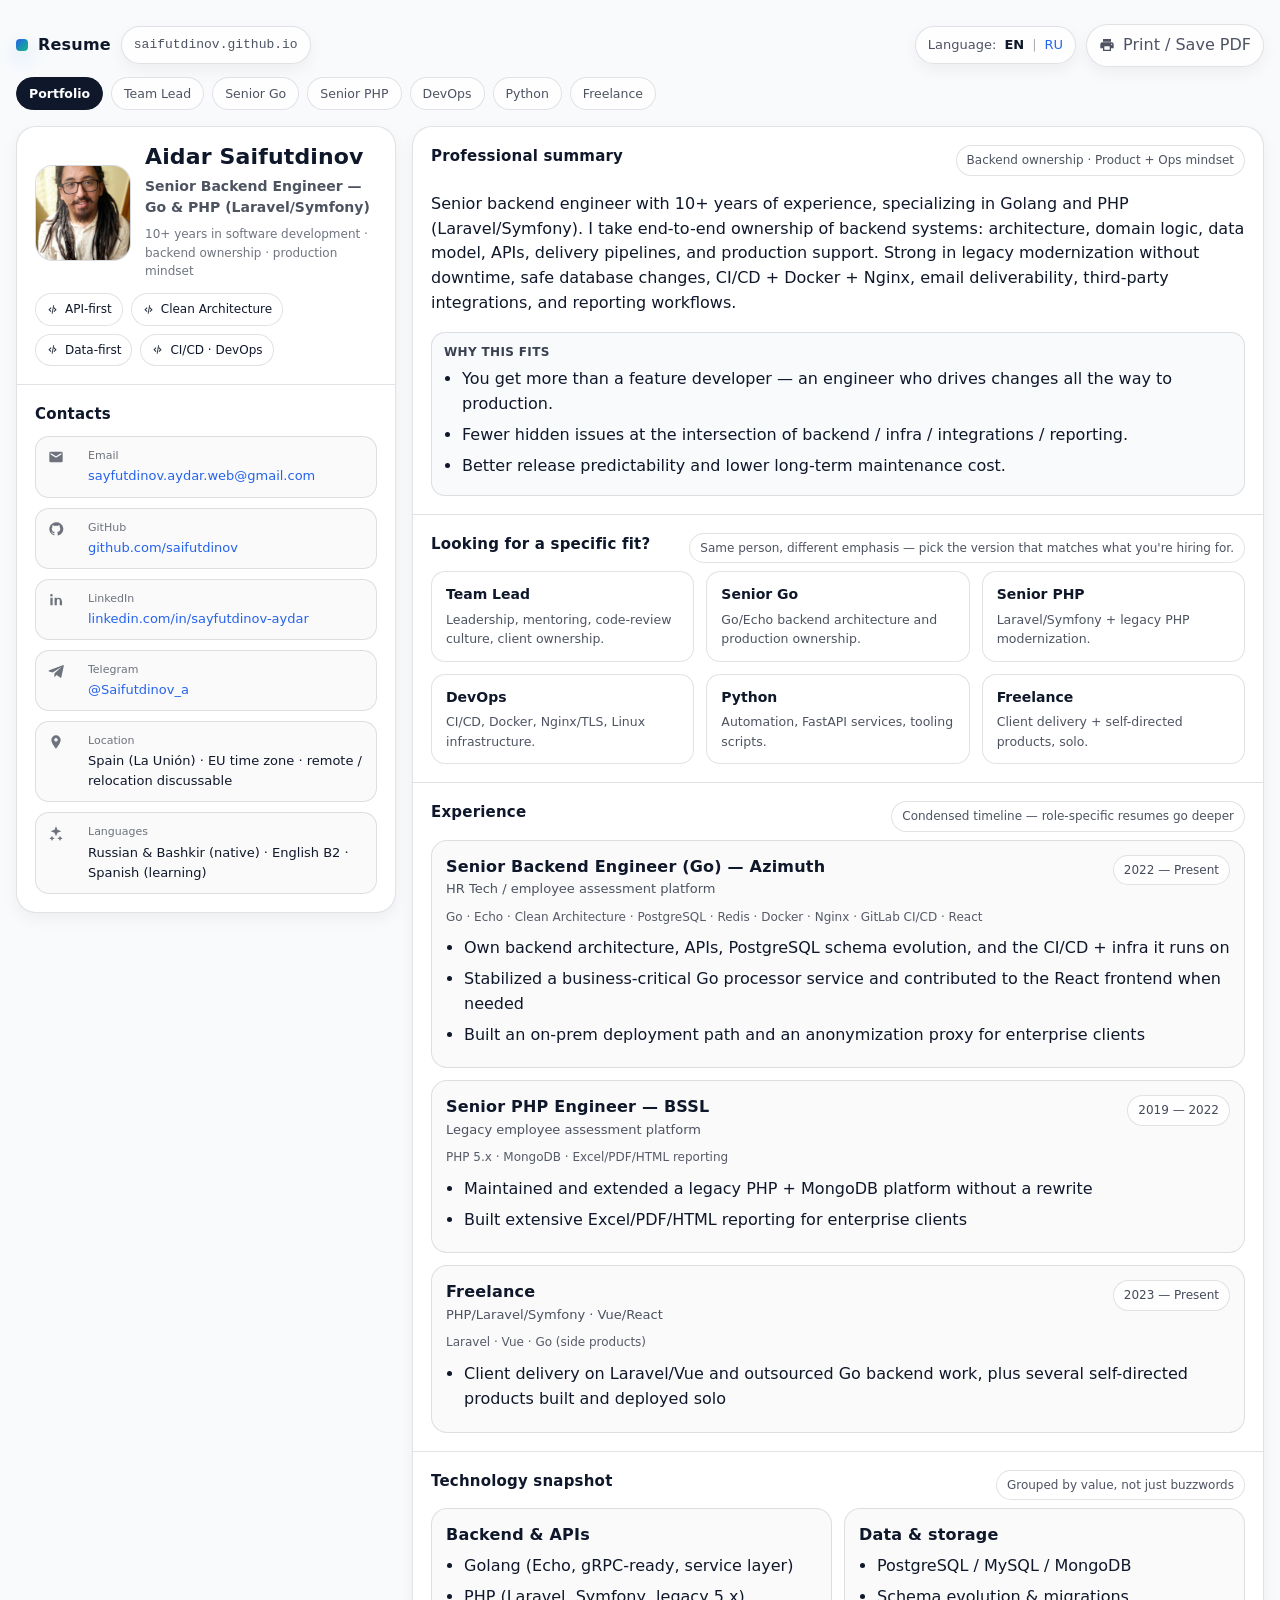
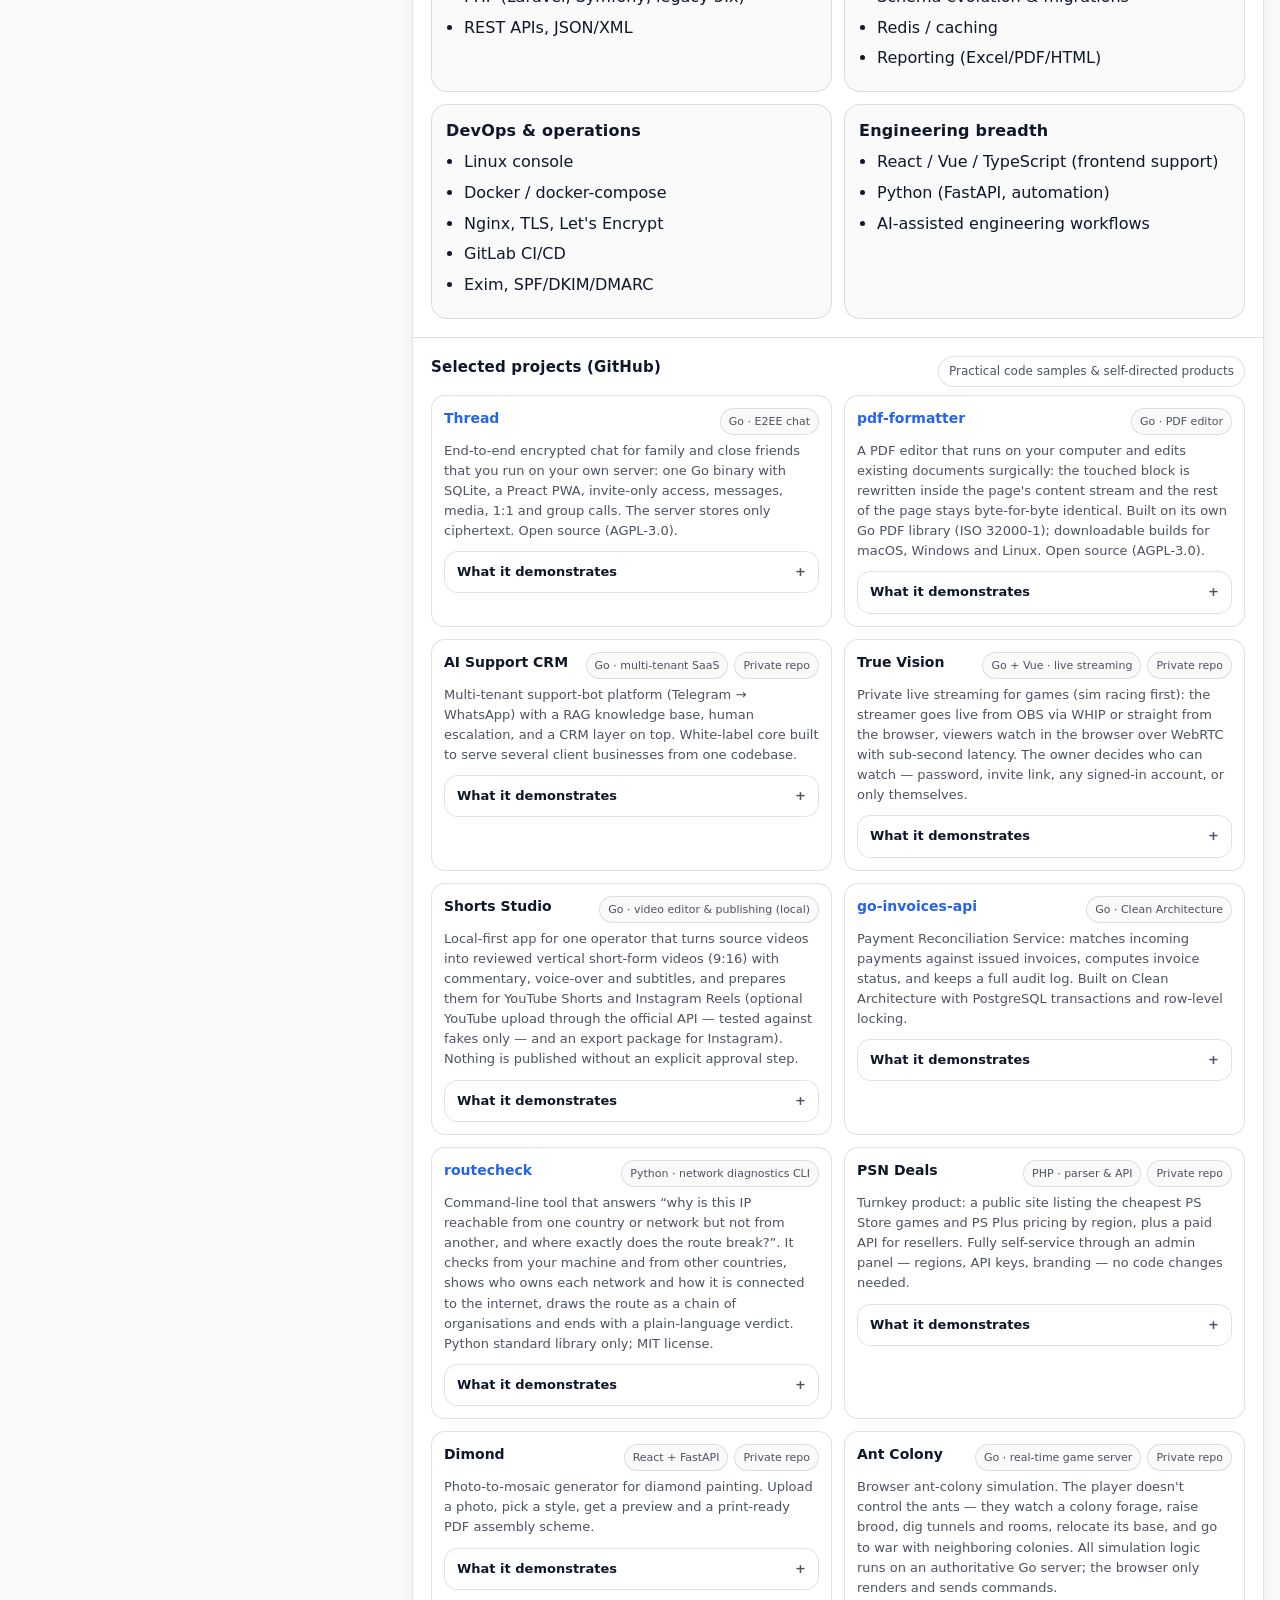
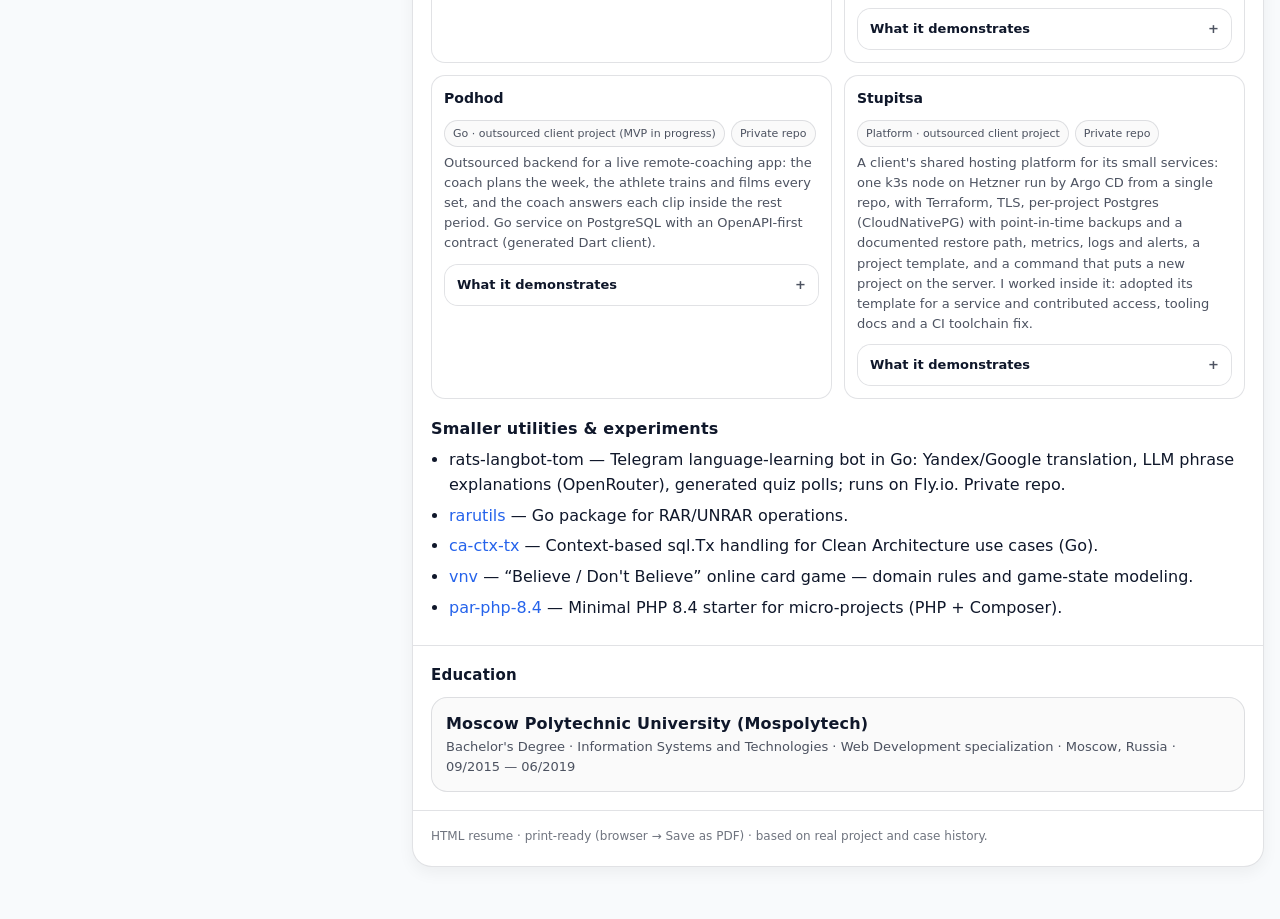
<file: index.html>
<!doctype html>
<html lang="en">
  <head>
    <meta charset="utf-8" />
    <meta name="viewport" content="width=device-width, initial-scale=1" />
    <title>Aidar Saifutdinov — Software Engineer, Portfolio (Go & PHP)</title>
    <meta name="description" content="Senior Backend Engineer (Go, PHP/Laravel), 10+ years. General overview + full project portfolio. Tailored resumes available for Team Lead, Senior Go, Senior PHP, DevOps, Python, and Freelance." />
    <link rel="canonical" href="https://saifutdinov.github.io/" />
    <link rel="alternate" hreflang="en" href="https://saifutdinov.github.io/" />
    <link rel="alternate" hreflang="ru" href="https://saifutdinov.github.io/ru/" />

    <meta property="og:type" content="profile" />
    <meta property="og:site_name" content="Aidar Saifutdinov — Resume" />
    <meta property="og:title" content="Aidar Saifutdinov — Senior Backend Engineer (Go & PHP)" />
    <meta property="og:description" content="10+ years. Go, PHP/Laravel, PostgreSQL, Docker, CI/CD, DevOps, legacy modernization, production ownership. Tailored resumes by role available." />
    <meta property="og:url" content="https://saifutdinov.github.io/" />
    <meta property="og:locale" content="en_US" />
    <meta property="og:locale:alternate" content="ru_RU" />
    <meta property="og:image" content="https://saifutdinov.github.io/assets/og/og-en.jpg" />
    <meta property="og:image:width" content="1200" />
    <meta property="og:image:height" content="630" />
    <meta property="og:image:type" content="image/jpeg" />
    <meta property="og:image:alt" content="Aidar Saifutdinov — Senior Backend Engineer (Go & PHP)" />

    <meta name="twitter:card" content="summary_large_image" />
    <meta name="twitter:title" content="Aidar Saifutdinov — Senior Backend Engineer (Go & PHP)" />
    <meta name="twitter:description" content="10+ years. Go, PHP/Laravel, PostgreSQL, Docker, CI/CD, DevOps, legacy modernization, production ownership. Tailored resumes by role available." />
    <meta name="twitter:image" content="https://saifutdinov.github.io/assets/og/og-en.jpg" />

    <meta name="theme-color" content="#ffffff" />
    <link rel="stylesheet" href="/assets/css/resume.css" />
    <script type="application/ld+json">{"@context": "https://schema.org", "@type": "Person", "name": "Aidar Saifutdinov", "url": "https://saifutdinov.github.io/", "image": "https://saifutdinov.github.io/assets/images/avatar.jpg", "jobTitle": "Senior Backend Engineer (Go & PHP)", "description": "10+ years. Go, PHP/Laravel, PostgreSQL, Docker, CI/CD, DevOps, legacy modernization, production ownership. Tailored resumes by role available.", "email": "mailto:sayfutdinov.aydar.web@gmail.com", "address": {"@type": "PostalAddress", "addressCountry": "ES"}, "sameAs": ["https://github.com/saifutdinov", "https://www.linkedin.com/in/sayfutdinov-aydar/", "https://t.me/Saifutdinov_a"], "alumniOf": {"@type": "CollegeOrUniversity", "name": "Moscow Polytechnic University"}, "knowsLanguage": ["ru", "ba", "en", "es"]}</script>
    <script src="/assets/js/resume.js" defer></script>
  </head>
  <body>
    <!-- print / save-as-PDF: native browser function, no library -->
    <div class="wrap">
      <div class="topbar">
        <div class="brand">
          <div class="brand-mark" aria-hidden="true"></div>
          <div class="brand-title">Resume</div>
          <div class="pill"><span class="mono">saifutdinov.github.io</span></div>
        </div>
        <div class="actions">
          <div class="pill">Language: <strong>EN</strong> <span class="sep">|</span> <a href="/ru/">RU</a></div>
          <button class="pill" type="button" onclick="window.print()"><svg class="i"><use href="/assets/svg/icons.svg#ic-print"/></svg>Print / Save PDF</button>
        </div>
      </div>

      <nav class="rolenav" aria-label="Resume versions">
        <a class="rolelink" href="/" aria-current="page">Portfolio</a>
        <a class="rolelink" href="/roles/team-lead/">Team Lead</a>
        <a class="rolelink" href="/roles/senior-go/">Senior Go</a>
        <a class="rolelink" href="/roles/senior-php/">Senior PHP</a>
        <a class="rolelink" href="/roles/devops/">DevOps</a>
        <a class="rolelink" href="/roles/python/">Python</a>
        <a class="rolelink" href="/roles/freelance/">Freelance</a>
      </nav>

      <div class="layout">
        <aside class="panel">
          <div class="pad">
            <div class="hero">
              <div class="avatar">
                <img src="/assets/images/avatar.jpg" alt="Aidar Saifutdinov" onerror="this.remove();this.parentElement.textContent='Avatar';" />
              </div>
              <div>
                <h1>Aidar Saifutdinov</h1>
                <div class="subtitle">Senior Backend Engineer — Go & PHP (Laravel/Symfony)</div>
                <div class="sub2">10+ years in software development · backend ownership · production mindset</div>
              </div>
            </div>
            <div class="chips">
              <span class="chip"><svg class="i"><use href="/assets/svg/icons.svg#ic-code"/></svg>API-first</span>
              <span class="chip"><svg class="i"><use href="/assets/svg/icons.svg#ic-code"/></svg>Clean Architecture</span>
              <span class="chip"><svg class="i"><use href="/assets/svg/icons.svg#ic-code"/></svg>Data-first</span>
              <span class="chip"><svg class="i"><use href="/assets/svg/icons.svg#ic-code"/></svg>CI/CD · DevOps</span>
            </div>
          </div>
          <div class="divider"></div>
          <div class="pad">
            <h2>Contacts</h2>
            <div class="kv-list">
              <div class="kv"><span class="icon"><svg class="i"><use href="/assets/svg/icons.svg#ic-mail"/></svg></span><div class="v"><span class="label">Email</span><a href="mailto:sayfutdinov.aydar.web@gmail.com">sayfutdinov.aydar.web@gmail.com</a></div></div>
              <div class="kv"><span class="icon"><svg class="i"><use href="/assets/svg/icons.svg#ic-gh"/></svg></span><div class="v"><span class="label">GitHub</span><a href="https://github.com/saifutdinov" target="_blank" rel="noopener">github.com/saifutdinov</a></div></div>
              <div class="kv"><span class="icon"><svg class="i"><use href="/assets/svg/icons.svg#ic-linkedin"/></svg></span><div class="v"><span class="label">LinkedIn</span><a href="https://linkedin.com/in/sayfutdinov-aydar/" target="_blank" rel="noopener">linkedin.com/in/sayfutdinov-aydar</a></div></div>
              <div class="kv"><span class="icon"><svg class="i"><use href="/assets/svg/icons.svg#ic-telegram"/></svg></span><div class="v"><span class="label">Telegram</span><a href="https://t.me/Saifutdinov_a" target="_blank" rel="noopener">@Saifutdinov_a</a></div></div>
              <div class="kv"><span class="icon"><svg class="i"><use href="/assets/svg/icons.svg#ic-pin"/></svg></span><div class="v"><span class="label">Location</span>Spain (La Unión) · EU time zone · remote / relocation discussable</div></div>
              <div class="kv"><span class="icon"><svg class="i"><use href="/assets/svg/icons.svg#ic-ai"/></svg></span><div class="v"><span class="label">Languages</span>Russian & Bashkir (native) · English B2 · Spanish (learning)</div></div>
            </div>
          </div>
        </aside>

        <main class="panel">
          <section class="section">
            <div class="headline">
              <h2>Professional summary</h2>
              <div class="tagline">Backend ownership · Product + Ops mindset</div>
            </div>
            <p>Senior backend engineer with 10+ years of experience, specializing in Golang and PHP (Laravel/Symfony). I take end-to-end ownership of backend systems: architecture, domain logic, data model, APIs, delivery pipelines, and production support. Strong in legacy modernization without downtime, safe database changes, CI/CD + Docker + Nginx, email deliverability, third-party integrations, and reporting workflows.</p>
            <div class="outcomes">
              <b>Why this fits</b>
              <ul style="margin-top:0">
                <li>You get more than a feature developer — an engineer who drives changes all the way to production.
                <li>Fewer hidden issues at the intersection of backend / infra / integrations / reporting.
                <li>Better release predictability and lower long-term maintenance cost.</li>
              </ul>
            </div>
          </section>
          <section class="section">
            <div class="headline">
              <h2>Looking for a specific fit?</h2>
              <div class="tagline">Same person, different emphasis — pick the version that matches what you're hiring for.</div>
            </div>
            <div class="grid3">
              <a class="role-card" href="/roles/team-lead/">
                <div class="name">Team Lead</div>
                <div class="desc">Leadership, mentoring, code-review culture, client ownership.</div>
              </a>
              <a class="role-card" href="/roles/senior-go/">
                <div class="name">Senior Go</div>
                <div class="desc">Go/Echo backend architecture and production ownership.</div>
              </a>
              <a class="role-card" href="/roles/senior-php/">
                <div class="name">Senior PHP</div>
                <div class="desc">Laravel/Symfony + legacy PHP modernization.</div>
              </a>
              <a class="role-card" href="/roles/devops/">
                <div class="name">DevOps</div>
                <div class="desc">CI/CD, Docker, Nginx/TLS, Linux infrastructure.</div>
              </a>
              <a class="role-card" href="/roles/python/">
                <div class="name">Python</div>
                <div class="desc">Automation, FastAPI services, tooling scripts.</div>
              </a>
              <a class="role-card" href="/roles/freelance/">
                <div class="name">Freelance</div>
                <div class="desc">Client delivery + self-directed products, solo.</div>
              </a>
            </div>
          </section>
          <section class="section">
            <div class="headline">
              <h2>Experience</h2>
              <div class="tagline">Condensed timeline — role-specific resumes go deeper</div>
            </div>
            <div class="timeline">
              <div class="card">
              <div class="head">
                <div>
                  <div class="title">Senior Backend Engineer (Go) — Azimuth</div>
                  <div class="meta">HR Tech / employee assessment platform</div>
                </div>
                <div class="when">2022 — Present</div>
              </div>
              <div class="stackline">Go · Echo · Clean Architecture · PostgreSQL · Redis · Docker · Nginx · GitLab CI/CD · React</div>
              <ul><li>Own backend architecture, APIs, PostgreSQL schema evolution, and the CI/CD + infra it runs on</li><li>Stabilized a business-critical Go processor service and contributed to the React frontend when needed</li><li>Built an on-prem deployment path and an anonymization proxy for enterprise clients</li></ul>
            </div>
            <div class="card">
              <div class="head">
                <div>
                  <div class="title">Senior PHP Engineer — BSSL</div>
                  <div class="meta">Legacy employee assessment platform</div>
                </div>
                <div class="when">2019 — 2022</div>
              </div>
              <div class="stackline">PHP 5.x · MongoDB · Excel/PDF/HTML reporting</div>
              <ul><li>Maintained and extended a legacy PHP + MongoDB platform without a rewrite</li><li>Built extensive Excel/PDF/HTML reporting for enterprise clients</li></ul>
            </div>
            <div class="card">
              <div class="head">
                <div>
                  <div class="title">Freelance</div>
                  <div class="meta">PHP/Laravel/Symfony · Vue/React</div>
                </div>
                <div class="when">2023 — Present</div>
              </div>
              <div class="stackline">Laravel · Vue · Go (side products)</div>
              <ul><li>Client delivery on Laravel/Vue and outsourced Go backend work, plus several self-directed products built and deployed solo</li></ul>
            </div>
            </div>
          </section>
          <section class="section">
            <div class="headline">
              <h2>Technology snapshot</h2>
              <div class="tagline">Grouped by value, not just buzzwords</div>
            </div>
            <div class="grid2">
              <div class="card"><div class="title" style="margin-bottom:6px">Backend & APIs</div><ul style="margin-top:0"><li>Golang (Echo, gRPC-ready, service layer)</li><li>PHP (Laravel, Symfony, legacy 5.x)</li><li>REST APIs, JSON/XML</li></ul></div>
              <div class="card"><div class="title" style="margin-bottom:6px">Data & storage</div><ul style="margin-top:0"><li>PostgreSQL / MySQL / MongoDB</li><li>Schema evolution & migrations</li><li>Redis / caching</li><li>Reporting (Excel/PDF/HTML)</li></ul></div>
              <div class="card"><div class="title" style="margin-bottom:6px">DevOps & operations</div><ul style="margin-top:0"><li>Linux console</li><li>Docker / docker-compose</li><li>Nginx, TLS, Let's Encrypt</li><li>GitLab CI/CD</li><li>Exim, SPF/DKIM/DMARC</li></ul></div>
              <div class="card"><div class="title" style="margin-bottom:6px">Engineering breadth</div><ul style="margin-top:0"><li>React / Vue / TypeScript (frontend support)</li><li>Python (FastAPI, automation)</li><li>AI-assisted engineering workflows</li></ul></div>
            </div>
          </section>
          <section class="section">
            <div class="headline">
              <h2>Selected projects (GitHub)</h2>
              <div class="tagline">Practical code samples & self-directed products</div>
            </div>
            <div class="grid2">
              <div class="project">
                <div class="project-title">
                  <div class="name"><a href="https://github.com/saifutdinov/thread" target="_blank" rel="noopener">Thread</a></div>
                  <div style="display:flex;gap:6px;flex-wrap:wrap"><div class="repo-badge">Go · E2EE chat</div></div>
                </div>
                <div class="small">End-to-end encrypted chat for family and close friends that you run on your own server: one Go binary with SQLite, a Preact PWA, invite-only access, messages, media, 1:1 and group calls. The server stores only ciphertext. Open source (AGPL-3.0).</div>
                <details class="fold">
                  <summary>What it demonstrates</summary>
                  <div class="fold-body"><ul><li>Own E2EE design on standard WebCrypto primitives (ECDH/ECDSA P-256, AES-256-GCM, HKDF) with device approval and safety codes — and its limits stated openly (not independently audited).</li><li>Real-time core in Go: WebSocket hub, Web Push with ciphertext payloads, 1:1 WebRTC calls with sealed signalling and TURN, group calls through LiveKit with end-to-end encrypted frames.</li><li>Small-server engineering: runs on a 1 GB VPS — SQLite (WAL), argon2id passwords, SSRF-guarded link previews, encrypted daily backups to S3, Prometheus metrics.</li><li>Decisions recorded as ADRs; Go and TypeScript test suites, real-browser call tests and CI.</li></ul></div>
                </details>
              </div>
              <div class="project">
                <div class="project-title">
                  <div class="name"><a href="https://github.com/saifutdinov/pdf-formatter" target="_blank" rel="noopener">pdf-formatter</a></div>
                  <div style="display:flex;gap:6px;flex-wrap:wrap"><div class="repo-badge">Go · PDF editor</div></div>
                </div>
                <div class="small">A PDF editor that runs on your computer and edits existing documents surgically: the touched block is rewritten inside the page's content stream and the rest of the page stays byte-for-byte identical. Built on its own Go PDF library (ISO 32000-1); downloadable builds for macOS, Windows and Linux. Open source (AGPL-3.0).</div>
                <details class="fold">
                  <summary>What it demonstrates</summary>
                  <div class="fold-body"><ul><li>Hand-written PDF library in Go: parser and writer, xref/object streams, filters, encryption (standard handler, revisions 2–6), fonts and CMaps, TrueType embedding, content-stream rewriting, forms and bookmarks — about 21k lines of Go with 24 test files.</li><li>Non-destructive model: the source file is never changed; a document is the source plus an operation log, the new PDF is a pure function of both, and undo removes the last operation.</li><li>Documents never leave the machine: the server listens on 127.0.0.1 only, and the interface and fonts are embedded into one executable per platform.</li><li>Shipped as releases (macOS .dmg, Windows and Linux builds); output files are verified with qpdf in the test image.</li></ul></div>
                </details>
              </div>
              <div class="project">
                <div class="project-title">
                  <div class="name">AI Support CRM</div>
                  <div style="display:flex;gap:6px;flex-wrap:wrap"><div class="repo-badge">Go · multi-tenant SaaS</div><div class="repo-badge">Private repo</div></div>
                </div>
                <div class="small">Multi-tenant support-bot platform (Telegram → WhatsApp) with a RAG knowledge base, human escalation, and a CRM layer on top. White-label core built to serve several client businesses from one codebase.</div>
                <details class="fold">
                  <summary>What it demonstrates</summary>
                  <div class="fold-body"><ul><li>Go backend architecture: row-level-security multi-tenancy, RAG pipeline, background jobs.</li><li>Provider-agnostic billing (Stripe + ЮKassa) with idempotent webhook handling.</li><li>Security-conscious design: CORS allowlists, rate limiting, SSRF guarding on outbound webhooks.</li><li>Prometheus/Grafana observability and a documented, phased architecture evolution.</li></ul></div>
                </details>
              </div>
              <div class="project">
                <div class="project-title">
                  <div class="name">True Vision</div>
                  <div style="display:flex;gap:6px;flex-wrap:wrap"><div class="repo-badge">Go + Vue · live streaming</div><div class="repo-badge">Private repo</div></div>
                </div>
                <div class="small">Private live streaming for games (sim racing first): the streamer goes live from OBS via WHIP or straight from the browser, viewers watch in the browser over WebRTC with sub-second latency. The owner decides who can watch — password, invite link, any signed-in account, or only themselves.</div>
                <details class="fold">
                  <summary>What it demonstrates</summary>
                  <div class="fold-body"><ul><li>Signalling-only Go backend (Connect-RPC API, SQLite): video never passes through Go — it flows over UDP between OBS, MediaMTX and browsers.</li><li>Access control that is re-checked live: one decision function at connect time, a one-time ticket plus a MediaMTX hook that re-verifies, and a ~6-second reconciliation loop that kicks viewers whose access was revoked.</li><li>Release pipeline that backs up the database, proves the backup by restoring it, and only then migrates and swaps the container; a failed check stops the release and the old version keeps serving.</li><li>protobuf/buf-generated API, Go tests and real-browser E2E against a real MediaMTX.</li></ul></div>
                </details>
              </div>
              <div class="project">
                <div class="project-title">
                  <div class="name">Shorts Studio</div>
                  <div style="display:flex;gap:6px;flex-wrap:wrap"><div class="repo-badge">Go · video editor & publishing (local)</div></div>
                </div>
                <div class="small">Local-first app for one operator that turns source videos into reviewed vertical short-form videos (9:16) with commentary, voice-over and subtitles, and prepares them for YouTube Shorts and Instagram Reels (optional YouTube upload through the official API — tested against fakes only — and an export package for Instagram). Nothing is published without an explicit approval step.</div>
                <details class="fold">
                  <summary>What it demonstrates</summary>
                  <div class="fold-body"><ul><li>Full pipeline that works offline with no API keys: import → rights check → metadata → transcript (local speech-to-text) → events and script → subtitles → voice-over → 9:16 render → review → approval → export.</li><li>Local AI where it helps: a local vision-language model proposes events from frames and transcript; cloud analysis is optional and off by default.</li><li>Resumable job model: every stage has a state, logs and a retry that does not repeat the expensive stages; interrupted jobs are marked and resumable by retry.</li><li>Rights-first workflow — approval is blocked until the source's rights and privacy status are explicitly confirmed. Go 1.27 backend with PostgreSQL and a Vite/TypeScript frontend.</li></ul></div>
                </details>
              </div>
              <div class="project">
                <div class="project-title">
                  <div class="name"><a href="https://github.com/saifutdinov/go-invoices-api" target="_blank" rel="noopener">go-invoices-api</a></div>
                  <div style="display:flex;gap:6px;flex-wrap:wrap"><div class="repo-badge">Go · Clean Architecture</div></div>
                </div>
                <div class="small">Payment Reconciliation Service: matches incoming payments against issued invoices, computes invoice status, and keeps a full audit log. Built on Clean Architecture with PostgreSQL transactions and row-level locking.</div>
                <details class="fold">
                  <summary>What it demonstrates</summary>
                  <div class="fold-body"><ul><li>Idempotent payment processing under concurrent access — row-level locking (SELECT ... FOR UPDATE) around every reconciliation transaction.</li><li>Invoice status computed from payment allocations (unmatched / partially paid / paid / overpaid), with a full audit trail of every discrepancy.</li><li>A small custom scheduler (`chronos`) for background reconciliation instead of pulling in a message broker.</li><li>Money stored as integer minor units to avoid floating-point errors in financial calculations.</li></ul></div>
                </details>
              </div>
              <div class="project">
                <div class="project-title">
                  <div class="name"><a href="https://github.com/saifutdinov/routecheck" target="_blank" rel="noopener">routecheck</a></div>
                  <div style="display:flex;gap:6px;flex-wrap:wrap"><div class="repo-badge">Python · network diagnostics CLI</div></div>
                </div>
                <div class="small">Command-line tool that answers “why is this IP reachable from one country or network but not from another, and where exactly does the route break?”. It checks from your machine and from other countries, shows who owns each network and how it is connected to the internet, draws the route as a chain of organisations and ends with a plain-language verdict. Python standard library only; MIT license.</div>
                <details class="fold">
                  <summary>What it demonstrates</summary>
                  <div class="fold-body"><ul><li>Zero third-party dependencies: one ~950-line Python file with a 20-test suite, running on Windows, macOS and Linux.</li><li>Combines free open data: Globalping probes in other countries (ICMP and TCP from the same probes, so results compare fairly), regional registries, several geolocation databases and their disagreements, RIPE RIS views, IXPs and RPKI status.</li><li>Diagnoses real causes: a break inside the target network, at its neighbour or in transit; a blocked port vs. a healthy route; MTU loss; RPKI-invalid or single-upstream routes; geolocation disagreement behind false geoblocking.</li><li>Transparent about what leaves the machine and about its own limits.</li></ul></div>
                </details>
              </div>
              <div class="project">
                <div class="project-title">
                  <div class="name">PSN Deals</div>
                  <div style="display:flex;gap:6px;flex-wrap:wrap"><div class="repo-badge">PHP · parser & API</div><div class="repo-badge">Private repo</div></div>
                </div>
                <div class="small">Turnkey product: a public site listing the cheapest PS Store games and PS Plus pricing by region, plus a paid API for resellers. Fully self-service through an admin panel — regions, API keys, branding — no code changes needed.</div>
                <details class="fold">
                  <summary>What it demonstrates</summary>
                  <div class="fold-body"><ul><li>Scheduled multi-region data collection (cron) with manual admin triggers.</li><li>Public API with free per-IP limits and metered API keys for B2B clients.</li><li>End-to-end product delivery: parser, API, and admin panel as one Docker stack.</li></ul></div>
                </details>
              </div>
              <div class="project">
                <div class="project-title">
                  <div class="name">Dimond</div>
                  <div style="display:flex;gap:6px;flex-wrap:wrap"><div class="repo-badge">React + FastAPI</div><div class="repo-badge">Private repo</div></div>
                </div>
                <div class="small">Photo-to-mosaic generator for diamond painting. Upload a photo, pick a style, get a preview and a print-ready PDF assembly scheme.</div>
                <details class="fold">
                  <summary>What it demonstrates</summary>
                  <div class="fold-body"><ul><li>React SPA (Nginx) talking to a FastAPI backend, containerized with Docker.</li><li>An image-processing pipeline shipped as a usable consumer tool, not just a script.</li><li>Full product delivery outside typical backend work.</li></ul></div>
                </details>
              </div>
              <div class="project">
                <div class="project-title">
                  <div class="name">Ant Colony</div>
                  <div style="display:flex;gap:6px;flex-wrap:wrap"><div class="repo-badge">Go · real-time game server</div><div class="repo-badge">Private repo</div></div>
                </div>
                <div class="small">Browser ant-colony simulation. The player doesn't control the ants — they watch a colony forage, raise brood, dig tunnels and rooms, relocate its base, and go to war with neighboring colonies. All simulation logic runs on an authoritative Go server; the browser only renders and sends commands.</div>
                <details class="fold">
                  <summary>What it demonstrates</summary>
                  <div class="fold-body"><ul><li>Single-goroutine authoritative game engine — no per-entity goroutines, no world mutex; state changes only through commands, immutable snapshots handed outward.</li><li>WebSocket protocol with snapshot + delta frames and compressed chunk streaming for a live, persistent world.</li><li>SQLite persistence with versioned snapshots plus a Redis hot cache — the simulation survives server restarts.</li><li>Deterministic seeded RNG, A*/flow-field navigation, and a full test suite run with -race.</li></ul></div>
                </details>
              </div>
              <div class="project">
                <div class="project-title">
                  <div class="name">Podhod</div>
                  <div style="display:flex;gap:6px;flex-wrap:wrap"><div class="repo-badge">Go · outsourced client project (MVP in progress)</div><div class="repo-badge">Private repo</div></div>
                </div>
                <div class="small">Outsourced backend for a live remote-coaching app: the coach plans the week, the athlete trains and films every set, and the coach answers each clip inside the rest period. Go service on PostgreSQL with an OpenAPI-first contract (generated Dart client).</div>
                <details class="fold">
                  <summary>What it demonstrates</summary>
                  <div class="fold-body"><ul><li>Built the Go service foundation: one environment-driven config, JSON logs, embedded goose migrations, liveness/readiness probes, Prometheus metrics, an adapted CI pipeline and a multi-arch container image.</li><li>Spec-first delivery with the client's templates: SPEC, ADRs, enforced module boundaries, and an OpenAPI contract that generates server stubs and the client.</li><li>Targets the client's GitOps platform (k3s + Argo CD, CloudNativePG Postgres); first deploy pending.</li></ul></div>
                </details>
              </div>
              <div class="project">
                <div class="project-title">
                  <div class="name">Stupitsa</div>
                  <div style="display:flex;gap:6px;flex-wrap:wrap"><div class="repo-badge">Platform · outsourced client project</div><div class="repo-badge">Private repo</div></div>
                </div>
                <div class="small">A client's shared hosting platform for its small services: one k3s node on Hetzner run by Argo CD from a single repo, with Terraform, TLS, per-project Postgres (CloudNativePG) with point-in-time backups and a documented restore path, metrics, logs and alerts, a project template, and a command that puts a new project on the server. I worked inside it: adopted its template for a service and contributed access, tooling docs and a CI toolchain fix.</div>
                <details class="fold">
                  <summary>What it demonstrates</summary>
                  <div class="fold-body"><ul><li>Hands-on with a real GitOps stack: k3s, Argo CD, Terraform, CloudNativePG, Velero, Prometheus/Grafana/Loki, sealed secrets, cert-manager.</li><li>Worked within a deliberately cost-bounded design (one node, a bill under €20/month): the money goes into backups and a documented restore path rather than redundancy.</li><li>A shared agent rulebook and project template that every repo inherits: secret scanning, branch + PR + Conventional Commits, ADRs.</li><li>My part: adopted the platform template and contract for Podhod; contributed admin access, tunnel/kubeconfig tooling docs and a lint/CI toolchain bump.</li></ul></div>
                </details>
              </div>
            </div>
            <div class="title" style="margin:18px 0 4px">Smaller utilities & experiments</div>
            <ul style="margin-top:6px"><li>rats-langbot-tom — Telegram language-learning bot in Go: Yandex/Google translation, LLM phrase explanations (OpenRouter), generated quiz polls; runs on Fly.io. Private repo.</li><li><a href="https://github.com/saifutdinov/rarutils" target="_blank" rel="noopener">rarutils</a> — Go package for RAR/UNRAR operations.</li><li><a href="https://github.com/saifutdinov/ca-ctx-tx" target="_blank" rel="noopener">ca-ctx-tx</a> — Context-based sql.Tx handling for Clean Architecture use cases (Go).</li><li><a href="https://github.com/saifutdinov/vnv" target="_blank" rel="noopener">vnv</a> — “Believe / Don't Believe” online card game — domain rules and game-state modeling.</li><li><a href="https://github.com/saifutdinov/par-php-8.4" target="_blank" rel="noopener">par-php-8.4</a> — Minimal PHP 8.4 starter for micro-projects (PHP + Composer).</li></ul>
          </section>
          <section class="section">
            <h2>Education</h2>
            <div class="card">
              <div class="title">Moscow Polytechnic University (Mospolytech)</div>
              <div class="meta">Bachelor's Degree · Information Systems and Technologies · Web Development specialization · Moscow, Russia · 09/2015 — 06/2019</div>
            </div>
          </section>
          <div class="footer">HTML resume · print-ready (browser → Save as PDF) · based on real project and case history.</div>
        </main>
      </div>
    </div>
  </body>
</html>
</file>
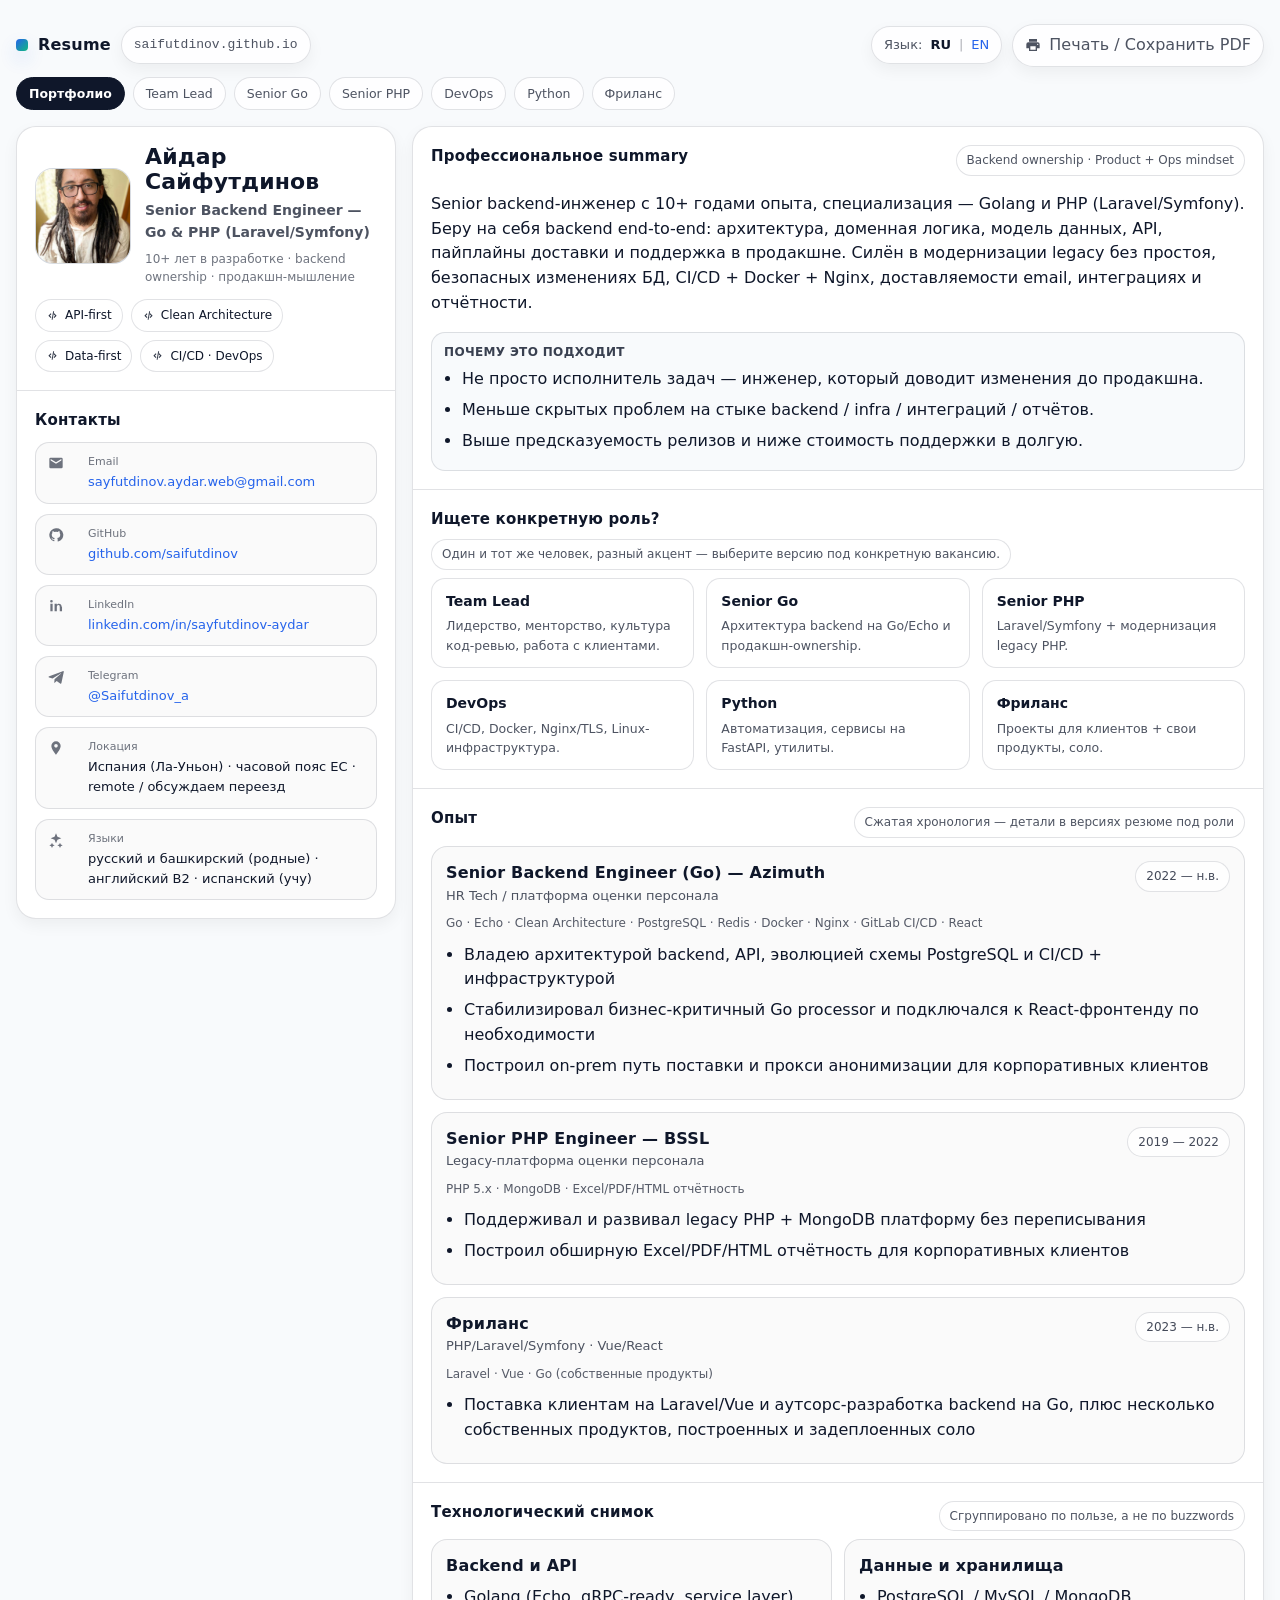
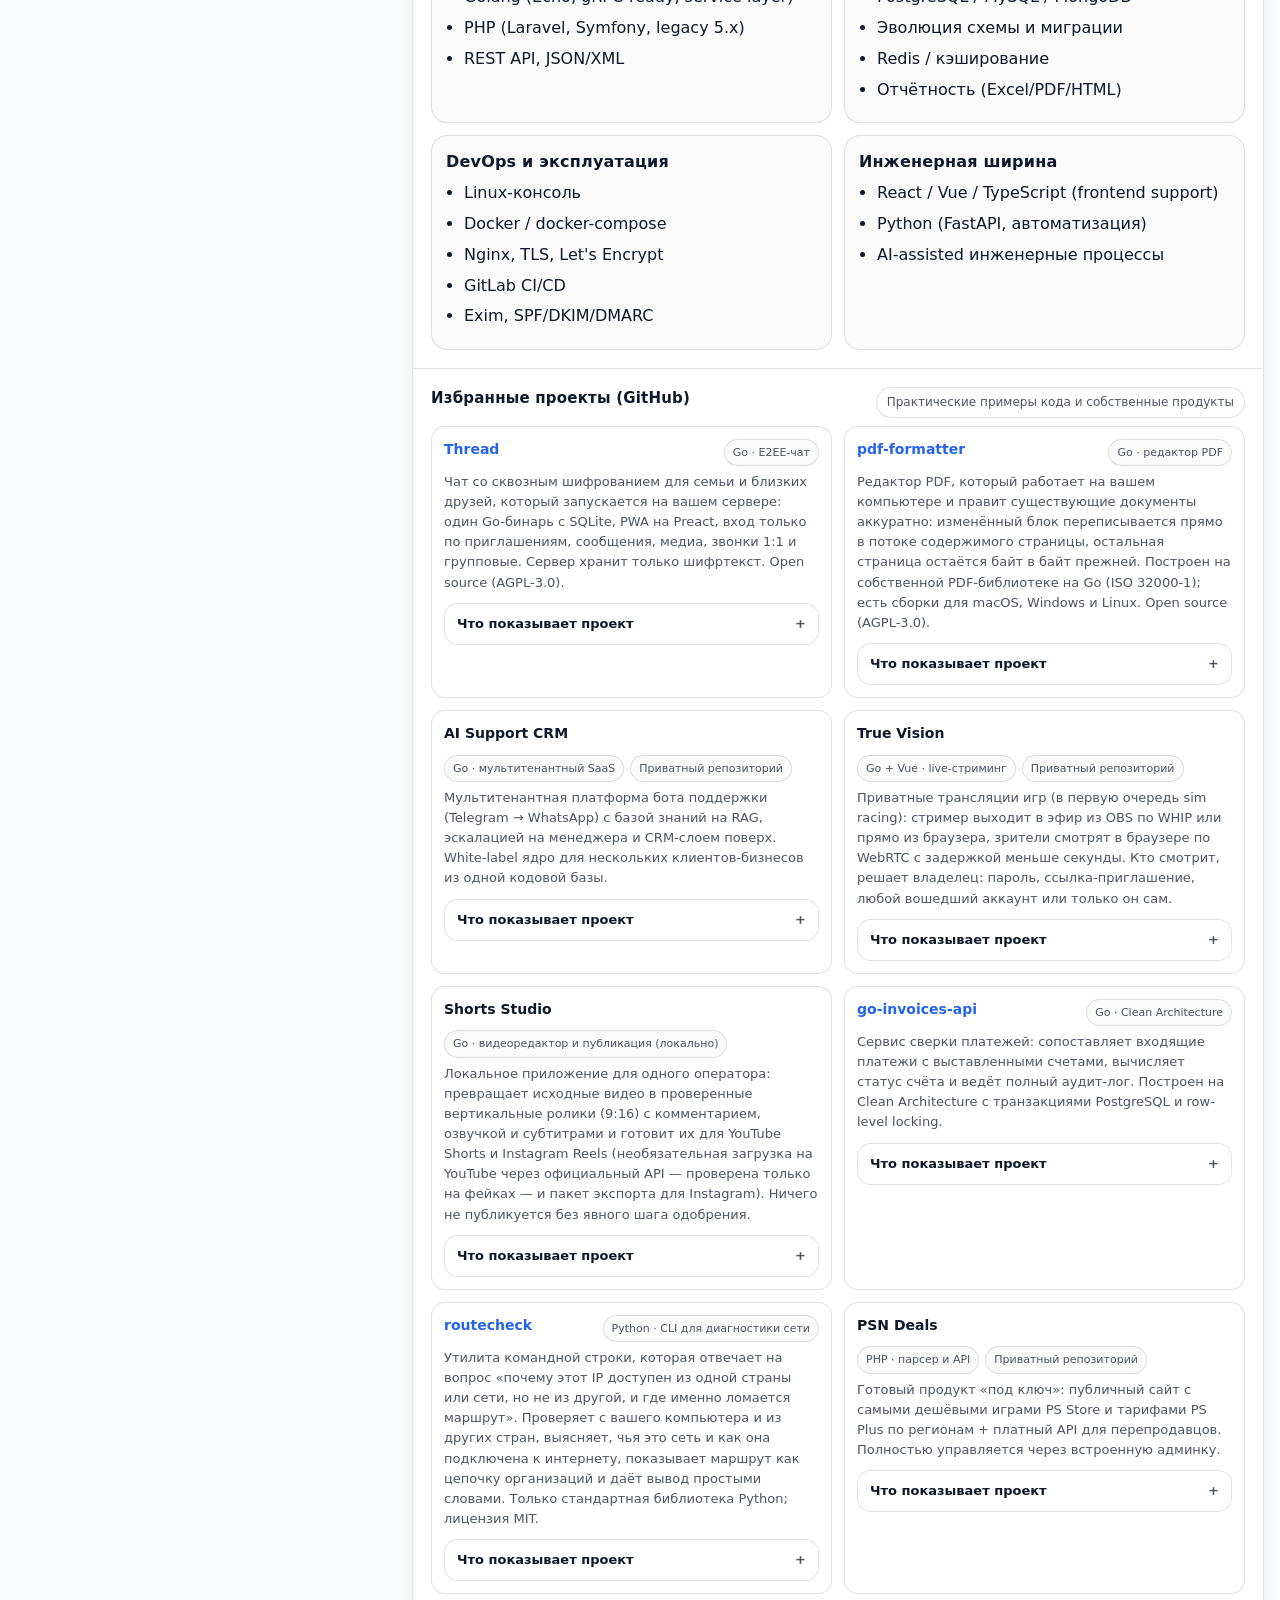
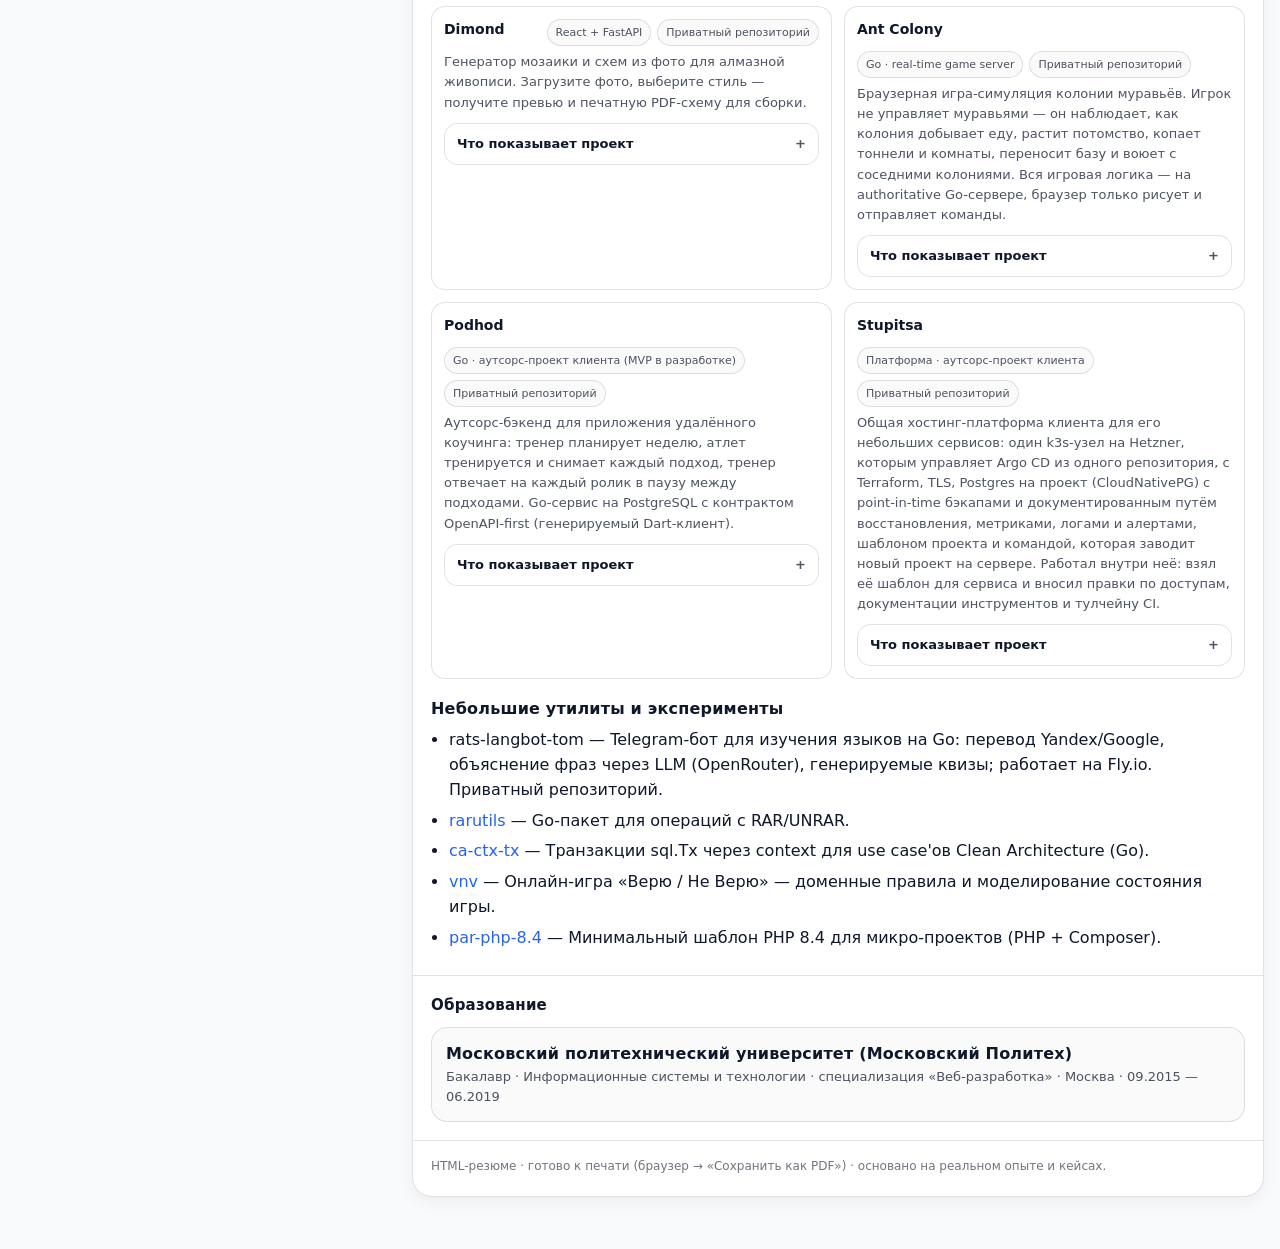
<file: ru/index.html>
<!doctype html>
<html lang="ru">
  <head>
    <meta charset="utf-8" />
    <meta name="viewport" content="width=device-width, initial-scale=1" />
    <title>Айдар Сайфутдинов — Software Engineer, Портфолио (Go & PHP)</title>
    <meta name="description" content="Senior Backend Engineer (Go, PHP/Laravel), 10+ лет. Общий обзор + полное портфолио проектов. Есть версии резюме под Team Lead, Senior Go, Senior PHP, DevOps, Python и Freelance." />
    <link rel="canonical" href="https://saifutdinov.github.io/ru/" />
    <link rel="alternate" hreflang="en" href="https://saifutdinov.github.io/" />
    <link rel="alternate" hreflang="ru" href="https://saifutdinov.github.io/ru/" />

    <meta property="og:type" content="profile" />
    <meta property="og:site_name" content="Aidar Saifutdinov — Resume" />
    <meta property="og:title" content="Айдар Сайфутдинов — Senior Backend Engineer (Go & PHP)" />
    <meta property="og:description" content="10+ лет. Go, PHP/Laravel, PostgreSQL, Docker, CI/CD, DevOps, модернизация legacy, продакшн-ownership. Есть версии резюме под конкретные роли." />
    <meta property="og:url" content="https://saifutdinov.github.io/ru/" />
    <meta property="og:locale" content="ru_RU" />
    <meta property="og:locale:alternate" content="en_US" />
    <meta property="og:image" content="https://saifutdinov.github.io/assets/og/og-ru.jpg" />
    <meta property="og:image:width" content="1200" />
    <meta property="og:image:height" content="630" />
    <meta property="og:image:type" content="image/jpeg" />
    <meta property="og:image:alt" content="Айдар Сайфутдинов — Senior Backend Engineer (Go & PHP)" />

    <meta name="twitter:card" content="summary_large_image" />
    <meta name="twitter:title" content="Айдар Сайфутдинов — Senior Backend Engineer (Go & PHP)" />
    <meta name="twitter:description" content="10+ лет. Go, PHP/Laravel, PostgreSQL, Docker, CI/CD, DevOps, модернизация legacy, продакшн-ownership. Есть версии резюме под конкретные роли." />
    <meta name="twitter:image" content="https://saifutdinov.github.io/assets/og/og-ru.jpg" />

    <meta name="theme-color" content="#ffffff" />
    <link rel="stylesheet" href="/assets/css/resume.css" />
    <script type="application/ld+json">{"@context": "https://schema.org", "@type": "Person", "name": "Айдар Сайфутдинов", "url": "https://saifutdinov.github.io/ru/", "image": "https://saifutdinov.github.io/assets/images/avatar.jpg", "jobTitle": "Senior Backend Engineer (Go & PHP)", "description": "10+ лет. Go, PHP/Laravel, PostgreSQL, Docker, CI/CD, DevOps, модернизация legacy, продакшн-ownership. Есть версии резюме под конкретные роли.", "email": "mailto:sayfutdinov.aydar.web@gmail.com", "address": {"@type": "PostalAddress", "addressCountry": "ES"}, "sameAs": ["https://github.com/saifutdinov", "https://www.linkedin.com/in/sayfutdinov-aydar/", "https://t.me/Saifutdinov_a"], "alumniOf": {"@type": "CollegeOrUniversity", "name": "Moscow Polytechnic University"}, "knowsLanguage": ["ru", "ba", "en", "es"]}</script>
    <script src="/assets/js/resume.js" defer></script>
  </head>
  <body>
    <!-- print / save-as-PDF: native browser function, no library -->
    <div class="wrap">
      <div class="topbar">
        <div class="brand">
          <div class="brand-mark" aria-hidden="true"></div>
          <div class="brand-title">Resume</div>
          <div class="pill"><span class="mono">saifutdinov.github.io</span></div>
        </div>
        <div class="actions">
          <div class="pill">Язык: <strong>RU</strong> <span class="sep">|</span> <a href="/">EN</a></div>
          <button class="pill" type="button" onclick="window.print()"><svg class="i"><use href="/assets/svg/icons.svg#ic-print"/></svg>Печать / Сохранить PDF</button>
        </div>
      </div>

      <nav class="rolenav" aria-label="Resume versions">
        <a class="rolelink" href="/ru/" aria-current="page">Портфолио</a>
        <a class="rolelink" href="/ru/roles/team-lead/">Team Lead</a>
        <a class="rolelink" href="/ru/roles/senior-go/">Senior Go</a>
        <a class="rolelink" href="/ru/roles/senior-php/">Senior PHP</a>
        <a class="rolelink" href="/ru/roles/devops/">DevOps</a>
        <a class="rolelink" href="/ru/roles/python/">Python</a>
        <a class="rolelink" href="/ru/roles/freelance/">Фриланс</a>
      </nav>

      <div class="layout">
        <aside class="panel">
          <div class="pad">
            <div class="hero">
              <div class="avatar">
                <img src="/assets/images/avatar.jpg" alt="Айдар Сайфутдинов" onerror="this.remove();this.parentElement.textContent='Avatar';" />
              </div>
              <div>
                <h1>Айдар Сайфутдинов</h1>
                <div class="subtitle">Senior Backend Engineer — Go & PHP (Laravel/Symfony)</div>
                <div class="sub2">10+ лет в разработке · backend ownership · продакшн-мышление</div>
              </div>
            </div>
            <div class="chips">
              <span class="chip"><svg class="i"><use href="/assets/svg/icons.svg#ic-code"/></svg>API-first</span>
              <span class="chip"><svg class="i"><use href="/assets/svg/icons.svg#ic-code"/></svg>Clean Architecture</span>
              <span class="chip"><svg class="i"><use href="/assets/svg/icons.svg#ic-code"/></svg>Data-first</span>
              <span class="chip"><svg class="i"><use href="/assets/svg/icons.svg#ic-code"/></svg>CI/CD · DevOps</span>
            </div>
          </div>
          <div class="divider"></div>
          <div class="pad">
            <h2>Контакты</h2>
            <div class="kv-list">
              <div class="kv"><span class="icon"><svg class="i"><use href="/assets/svg/icons.svg#ic-mail"/></svg></span><div class="v"><span class="label">Email</span><a href="mailto:sayfutdinov.aydar.web@gmail.com">sayfutdinov.aydar.web@gmail.com</a></div></div>
              <div class="kv"><span class="icon"><svg class="i"><use href="/assets/svg/icons.svg#ic-gh"/></svg></span><div class="v"><span class="label">GitHub</span><a href="https://github.com/saifutdinov" target="_blank" rel="noopener">github.com/saifutdinov</a></div></div>
              <div class="kv"><span class="icon"><svg class="i"><use href="/assets/svg/icons.svg#ic-linkedin"/></svg></span><div class="v"><span class="label">LinkedIn</span><a href="https://linkedin.com/in/sayfutdinov-aydar/" target="_blank" rel="noopener">linkedin.com/in/sayfutdinov-aydar</a></div></div>
              <div class="kv"><span class="icon"><svg class="i"><use href="/assets/svg/icons.svg#ic-telegram"/></svg></span><div class="v"><span class="label">Telegram</span><a href="https://t.me/Saifutdinov_a" target="_blank" rel="noopener">@Saifutdinov_a</a></div></div>
              <div class="kv"><span class="icon"><svg class="i"><use href="/assets/svg/icons.svg#ic-pin"/></svg></span><div class="v"><span class="label">Локация</span>Испания (Ла-Уньон) · часовой пояс ЕС · remote / обсуждаем переезд</div></div>
              <div class="kv"><span class="icon"><svg class="i"><use href="/assets/svg/icons.svg#ic-ai"/></svg></span><div class="v"><span class="label">Языки</span>русский и башкирский (родные) · английский B2 · испанский (учу)</div></div>
            </div>
          </div>
        </aside>

        <main class="panel">
          <section class="section">
            <div class="headline">
              <h2>Профессиональное summary</h2>
              <div class="tagline">Backend ownership · Product + Ops mindset</div>
            </div>
            <p>Senior backend-инженер с 10+ годами опыта, специализация — Golang и PHP (Laravel/Symfony). Беру на себя backend end-to-end: архитектура, доменная логика, модель данных, API, пайплайны доставки и поддержка в продакшне. Силён в модернизации legacy без простоя, безопасных изменениях БД, CI/CD + Docker + Nginx, доставляемости email, интеграциях и отчётности.</p>
            <div class="outcomes">
              <b>Почему это подходит</b>
              <ul style="margin-top:0">
                <li>Не просто исполнитель задач — инженер, который доводит изменения до продакшна.
                <li>Меньше скрытых проблем на стыке backend / infra / интеграций / отчётов.
                <li>Выше предсказуемость релизов и ниже стоимость поддержки в долгую.</li>
              </ul>
            </div>
          </section>
          <section class="section">
            <div class="headline">
              <h2>Ищете конкретную роль?</h2>
              <div class="tagline">Один и тот же человек, разный акцент — выберите версию под конкретную вакансию.</div>
            </div>
            <div class="grid3">
              <a class="role-card" href="/ru/roles/team-lead/">
                <div class="name">Team Lead</div>
                <div class="desc">Лидерство, менторство, культура код-ревью, работа с клиентами.</div>
              </a>
              <a class="role-card" href="/ru/roles/senior-go/">
                <div class="name">Senior Go</div>
                <div class="desc">Архитектура backend на Go/Echo и продакшн-ownership.</div>
              </a>
              <a class="role-card" href="/ru/roles/senior-php/">
                <div class="name">Senior PHP</div>
                <div class="desc">Laravel/Symfony + модернизация legacy PHP.</div>
              </a>
              <a class="role-card" href="/ru/roles/devops/">
                <div class="name">DevOps</div>
                <div class="desc">CI/CD, Docker, Nginx/TLS, Linux-инфраструктура.</div>
              </a>
              <a class="role-card" href="/ru/roles/python/">
                <div class="name">Python</div>
                <div class="desc">Автоматизация, сервисы на FastAPI, утилиты.</div>
              </a>
              <a class="role-card" href="/ru/roles/freelance/">
                <div class="name">Фриланс</div>
                <div class="desc">Проекты для клиентов + свои продукты, соло.</div>
              </a>
            </div>
          </section>
          <section class="section">
            <div class="headline">
              <h2>Опыт</h2>
              <div class="tagline">Сжатая хронология — детали в версиях резюме под роли</div>
            </div>
            <div class="timeline">
              <div class="card">
              <div class="head">
                <div>
                  <div class="title">Senior Backend Engineer (Go) — Azimuth</div>
                  <div class="meta">HR Tech / платформа оценки персонала</div>
                </div>
                <div class="when">2022 — н.в.</div>
              </div>
              <div class="stackline">Go · Echo · Clean Architecture · PostgreSQL · Redis · Docker · Nginx · GitLab CI/CD · React</div>
              <ul><li>Владею архитектурой backend, API, эволюцией схемы PostgreSQL и CI/CD + инфраструктурой</li><li>Стабилизировал бизнес-критичный Go processor и подключался к React-фронтенду по необходимости</li><li>Построил on-prem путь поставки и прокси анонимизации для корпоративных клиентов</li></ul>
            </div>
            <div class="card">
              <div class="head">
                <div>
                  <div class="title">Senior PHP Engineer — BSSL</div>
                  <div class="meta">Legacy-платформа оценки персонала</div>
                </div>
                <div class="when">2019 — 2022</div>
              </div>
              <div class="stackline">PHP 5.x · MongoDB · Excel/PDF/HTML отчётность</div>
              <ul><li>Поддерживал и развивал legacy PHP + MongoDB платформу без переписывания</li><li>Построил обширную Excel/PDF/HTML отчётность для корпоративных клиентов</li></ul>
            </div>
            <div class="card">
              <div class="head">
                <div>
                  <div class="title">Фриланс</div>
                  <div class="meta">PHP/Laravel/Symfony · Vue/React</div>
                </div>
                <div class="when">2023 — н.в.</div>
              </div>
              <div class="stackline">Laravel · Vue · Go (собственные продукты)</div>
              <ul><li>Поставка клиентам на Laravel/Vue и аутсорс-разработка backend на Go, плюс несколько собственных продуктов, построенных и задеплоенных соло</li></ul>
            </div>
            </div>
          </section>
          <section class="section">
            <div class="headline">
              <h2>Технологический снимок</h2>
              <div class="tagline">Сгруппировано по пользе, а не по buzzwords</div>
            </div>
            <div class="grid2">
              <div class="card"><div class="title" style="margin-bottom:6px">Backend и API</div><ul style="margin-top:0"><li>Golang (Echo, gRPC-ready, service layer)</li><li>PHP (Laravel, Symfony, legacy 5.x)</li><li>REST API, JSON/XML</li></ul></div>
              <div class="card"><div class="title" style="margin-bottom:6px">Данные и хранилища</div><ul style="margin-top:0"><li>PostgreSQL / MySQL / MongoDB</li><li>Эволюция схемы и миграции</li><li>Redis / кэширование</li><li>Отчётность (Excel/PDF/HTML)</li></ul></div>
              <div class="card"><div class="title" style="margin-bottom:6px">DevOps и эксплуатация</div><ul style="margin-top:0"><li>Linux-консоль</li><li>Docker / docker-compose</li><li>Nginx, TLS, Let's Encrypt</li><li>GitLab CI/CD</li><li>Exim, SPF/DKIM/DMARC</li></ul></div>
              <div class="card"><div class="title" style="margin-bottom:6px">Инженерная ширина</div><ul style="margin-top:0"><li>React / Vue / TypeScript (frontend support)</li><li>Python (FastAPI, автоматизация)</li><li>AI-assisted инженерные процессы</li></ul></div>
            </div>
          </section>
          <section class="section">
            <div class="headline">
              <h2>Избранные проекты (GitHub)</h2>
              <div class="tagline">Практические примеры кода и собственные продукты</div>
            </div>
            <div class="grid2">
              <div class="project">
                <div class="project-title">
                  <div class="name"><a href="https://github.com/saifutdinov/thread" target="_blank" rel="noopener">Thread</a></div>
                  <div style="display:flex;gap:6px;flex-wrap:wrap"><div class="repo-badge">Go · E2EE-чат</div></div>
                </div>
                <div class="small">Чат со сквозным шифрованием для семьи и близких друзей, который запускается на вашем сервере: один Go-бинарь с SQLite, PWA на Preact, вход только по приглашениям, сообщения, медиа, звонки 1:1 и групповые. Сервер хранит только шифртекст. Open source (AGPL-3.0).</div>
                <details class="fold">
                  <summary>Что показывает проект</summary>
                  <div class="fold-body"><ul><li>Собственная E2EE-схема на стандартных примитивах WebCrypto (ECDH/ECDSA P-256, AES-256-GCM, HKDF) с подтверждением устройств и кодами безопасности — и открыто описанными ограничениями (независимого аудита не было).</li><li>Realtime-ядро на Go: WebSocket-хаб, Web Push с шифрованным содержимым, звонки 1:1 по WebRTC с запечатанной сигнализацией и TURN, групповые звонки через LiveKit со сквозным шифрованием кадров.</li><li>Инженерия маленького сервера: работает на VPS с 1 ГБ — SQLite (WAL), пароли на argon2id, превью ссылок с защитой от SSRF, шифрованные ежедневные бэкапы в S3, метрики Prometheus.</li><li>Решения оформлены как ADR; тесты на Go и TypeScript, звонки проверяются в настоящем браузере, есть CI.</li></ul></div>
                </details>
              </div>
              <div class="project">
                <div class="project-title">
                  <div class="name"><a href="https://github.com/saifutdinov/pdf-formatter" target="_blank" rel="noopener">pdf-formatter</a></div>
                  <div style="display:flex;gap:6px;flex-wrap:wrap"><div class="repo-badge">Go · редактор PDF</div></div>
                </div>
                <div class="small">Редактор PDF, который работает на вашем компьютере и правит существующие документы аккуратно: изменённый блок переписывается прямо в потоке содержимого страницы, остальная страница остаётся байт в байт прежней. Построен на собственной PDF-библиотеке на Go (ISO 32000-1); есть сборки для macOS, Windows и Linux. Open source (AGPL-3.0).</div>
                <details class="fold">
                  <summary>Что показывает проект</summary>
                  <div class="fold-body"><ul><li>Собственная PDF-библиотека на Go: парсер и запись, xref и объектные потоки, фильтры, шифрование (стандартный обработчик, ревизии 2–6), шрифты и CMap, встраивание TrueType, переписывание потоков содержимого, формы и закладки — около 21 тыс. строк Go и 24 файла тестов.</li><li>Неразрушающая модель: исходный файл не меняется, документ — это исходник плюс журнал операций, новый PDF — чистая функция от них, отмена убирает последнюю операцию.</li><li>Документы не покидают компьютер: сервер слушает только 127.0.0.1, а интерфейс и шрифты встроены в один исполняемый файл на платформу.</li><li>Выпускается релизами (.dmg для macOS, сборки для Windows и Linux); выходные файлы проверяются qpdf в тестовом образе.</li></ul></div>
                </details>
              </div>
              <div class="project">
                <div class="project-title">
                  <div class="name">AI Support CRM</div>
                  <div style="display:flex;gap:6px;flex-wrap:wrap"><div class="repo-badge">Go · мультитенантный SaaS</div><div class="repo-badge">Приватный репозиторий</div></div>
                </div>
                <div class="small">Мультитенантная платформа бота поддержки (Telegram → WhatsApp) с базой знаний на RAG, эскалацией на менеджера и CRM-слоем поверх. White-label ядро для нескольких клиентов-бизнесов из одной кодовой базы.</div>
                <details class="fold">
                  <summary>Что показывает проект</summary>
                  <div class="fold-body"><ul><li>Архитектура бэкенда на Go: мультитенантность через row-level security, RAG-пайплайн, фоновые задачи.</li><li>Провайдер-агностичный биллинг (Stripe + ЮKassa) с идемпотентной обработкой вебхуков.</li><li>Безопасность: CORS-allowlist, rate limiting, защита от SSRF на исходящих вебхуках.</li><li>Наблюдаемость через Prometheus/Grafana и документированная поэтапная эволюция архитектуры.</li></ul></div>
                </details>
              </div>
              <div class="project">
                <div class="project-title">
                  <div class="name">True Vision</div>
                  <div style="display:flex;gap:6px;flex-wrap:wrap"><div class="repo-badge">Go + Vue · live-стриминг</div><div class="repo-badge">Приватный репозиторий</div></div>
                </div>
                <div class="small">Приватные трансляции игр (в первую очередь sim racing): стример выходит в эфир из OBS по WHIP или прямо из браузера, зрители смотрят в браузере по WebRTC с задержкой меньше секунды. Кто смотрит, решает владелец: пароль, ссылка-приглашение, любой вошедший аккаунт или только он сам.</div>
                <details class="fold">
                  <summary>Что показывает проект</summary>
                  <div class="fold-body"><ul><li>Go-бэкенд только для сигнализации (API на Connect-RPC, SQLite): видео через Go не проходит — оно идёт по UDP между OBS, MediaMTX и браузерами.</li><li>Контроль доступа, который перепроверяется вживую: одна функция решения при подключении, одноразовый тикет и hook MediaMTX с повторной проверкой, сверка раз в ~6 секунд отключает зрителей, у которых отозвали право.</li><li>Релизный пайплайн: бэкап базы, проверка бэкапа восстановлением и только потом миграция и смена контейнера; провал проверки останавливает релиз, старая версия продолжает работать.</li><li>API на protobuf/buf, тесты на Go и E2E в настоящем браузере против настоящего MediaMTX.</li></ul></div>
                </details>
              </div>
              <div class="project">
                <div class="project-title">
                  <div class="name">Shorts Studio</div>
                  <div style="display:flex;gap:6px;flex-wrap:wrap"><div class="repo-badge">Go · видеоредактор и публикация (локально)</div></div>
                </div>
                <div class="small">Локальное приложение для одного оператора: превращает исходные видео в проверенные вертикальные ролики (9:16) с комментарием, озвучкой и субтитрами и готовит их для YouTube Shorts и Instagram Reels (необязательная загрузка на YouTube через официальный API — проверена только на фейках — и пакет экспорта для Instagram). Ничего не публикуется без явного шага одобрения.</div>
                <details class="fold">
                  <summary>Что показывает проект</summary>
                  <div class="fold-body"><ul><li>Полный путь без интернета и без ключей API: импорт → проверка прав → метаданные → транскрипт (локальное распознавание речи) → события и сценарий → субтитры → озвучка → рендер 9:16 → проверка → одобрение → экспорт.</li><li>Локальный ИИ там, где он помогает: локальная vision-language модель предлагает события по кадрам и транскрипту; облачный анализ необязателен и по умолчанию выключен.</li><li>Возобновляемые задачи: у каждого этапа есть состояние, логи и повтор без пересчёта дорогих этапов; прерванные задачи помечаются и возобновляются повтором.</li><li>Подход «сначала права» — одобрение заблокировано, пока явно не подтверждены права и приватность источника. Бэкенд на Go 1.27 с PostgreSQL и фронтенд на Vite/TypeScript.</li></ul></div>
                </details>
              </div>
              <div class="project">
                <div class="project-title">
                  <div class="name"><a href="https://github.com/saifutdinov/go-invoices-api" target="_blank" rel="noopener">go-invoices-api</a></div>
                  <div style="display:flex;gap:6px;flex-wrap:wrap"><div class="repo-badge">Go · Clean Architecture</div></div>
                </div>
                <div class="small">Сервис сверки платежей: сопоставляет входящие платежи с выставленными счетами, вычисляет статус счёта и ведёт полный аудит-лог. Построен на Clean Architecture с транзакциями PostgreSQL и row-level locking.</div>
                <details class="fold">
                  <summary>Что показывает проект</summary>
                  <div class="fold-body"><ul><li>Идемпотентная обработка платежей при конкурентном доступе — row-level locking (SELECT ... FOR UPDATE) вокруг каждой транзакции сверки.</li><li>Статус счёта вычисляется из распределения платежей (unmatched / partially paid / paid / overpaid), с полным аудитом каждого расхождения.</li><li>Небольшой собственный планировщик (`chronos`) для фоновой сверки вместо внешнего брокера сообщений.</li><li>Деньги хранятся в минимальных единицах валюты (целые числа), чтобы избежать ошибок плавающей точки в финансовых расчётах.</li></ul></div>
                </details>
              </div>
              <div class="project">
                <div class="project-title">
                  <div class="name"><a href="https://github.com/saifutdinov/routecheck" target="_blank" rel="noopener">routecheck</a></div>
                  <div style="display:flex;gap:6px;flex-wrap:wrap"><div class="repo-badge">Python · CLI для диагностики сети</div></div>
                </div>
                <div class="small">Утилита командной строки, которая отвечает на вопрос «почему этот IP доступен из одной страны или сети, но не из другой, и где именно ломается маршрут». Проверяет с вашего компьютера и из других стран, выясняет, чья это сеть и как она подключена к интернету, показывает маршрут как цепочку организаций и даёт вывод простыми словами. Только стандартная библиотека Python; лицензия MIT.</div>
                <details class="fold">
                  <summary>Что показывает проект</summary>
                  <div class="fold-body"><ul><li>Ноль сторонних зависимостей: один файл на ~950 строк Python и 20 тестов, работает на Windows, macOS и Linux.</li><li>Объединяет открытые данные: пробы Globalping в других странах (ICMP и TCP с одних и тех же проб, поэтому результаты честно сравнимы), региональные регистраторы, несколько баз геолокации и их расхождения, данные RIPE RIS, точки обмена трафиком и статус RPKI.</li><li>Находит реальные причины: обрыв внутри сети цели, у соседа или на транзите; блокировка порта при исправном маршруте; потери из-за MTU; маршруты с невалидным RPKI или единственным провайдером; расхождение геобаз, из-за которого срабатывает ложный геоблок.</li><li>Прозрачна в том, что уходит наружу, и в собственных ограничениях.</li></ul></div>
                </details>
              </div>
              <div class="project">
                <div class="project-title">
                  <div class="name">PSN Deals</div>
                  <div style="display:flex;gap:6px;flex-wrap:wrap"><div class="repo-badge">PHP · парсер и API</div><div class="repo-badge">Приватный репозиторий</div></div>
                </div>
                <div class="small">Готовый продукт «под ключ»: публичный сайт с самыми дешёвыми играми PS Store и тарифами PS Plus по регионам + платный API для перепродавцов. Полностью управляется через встроенную админку.</div>
                <details class="fold">
                  <summary>Что показывает проект</summary>
                  <div class="fold-body"><ul><li>Сбор данных по расписанию (cron) по нескольким регионам с ручным запуском из админки.</li><li>Публичный API с бесплатным лимитом на IP и платными API-ключами для B2B.</li><li>Сквозная поставка продукта: парсер, API и админка в одном Docker-стеке.</li></ul></div>
                </details>
              </div>
              <div class="project">
                <div class="project-title">
                  <div class="name">Dimond</div>
                  <div style="display:flex;gap:6px;flex-wrap:wrap"><div class="repo-badge">React + FastAPI</div><div class="repo-badge">Приватный репозиторий</div></div>
                </div>
                <div class="small">Генератор мозаики и схем из фото для алмазной живописи. Загрузите фото, выберите стиль — получите превью и печатную PDF-схему для сборки.</div>
                <details class="fold">
                  <summary>Что показывает проект</summary>
                  <div class="fold-body"><ul><li>React SPA (за Nginx), работающий с бэкендом на FastAPI, всё в Docker.</li><li>Пайплайн обработки изображений, доведённый до готового инструмента.</li><li>Полная поставка продукта за пределами типичной backend-работы.</li></ul></div>
                </details>
              </div>
              <div class="project">
                <div class="project-title">
                  <div class="name">Ant Colony</div>
                  <div style="display:flex;gap:6px;flex-wrap:wrap"><div class="repo-badge">Go · real-time game server</div><div class="repo-badge">Приватный репозиторий</div></div>
                </div>
                <div class="small">Браузерная игра-симуляция колонии муравьёв. Игрок не управляет муравьями — он наблюдает, как колония добывает еду, растит потомство, копает тоннели и комнаты, переносит базу и воюет с соседними колониями. Вся игровая логика — на authoritative Go-сервере, браузер только рисует и отправляет команды.</div>
                <details class="fold">
                  <summary>Что показывает проект</summary>
                  <div class="fold-body"><ul><li>Авторитетный игровой движок в одной горутине — без горутины на муравья и без мьютекса вокруг мира; состояние меняется только через команды, наружу отдаются неизменяемые снапшоты.</li><li>WebSocket-протокол с snapshot + delta кадрами и сжатым потоком чанков для живого персистентного мира.</li><li>Персистентность в SQLite с версионными снапшотами плюс Redis hot cache — симуляция переживает рестарт сервера.</li><li>Детерминированный seeded RNG, A*/flow-field навигация, тесты гоняются с -race.</li></ul></div>
                </details>
              </div>
              <div class="project">
                <div class="project-title">
                  <div class="name">Podhod</div>
                  <div style="display:flex;gap:6px;flex-wrap:wrap"><div class="repo-badge">Go · аутсорс-проект клиента (MVP в разработке)</div><div class="repo-badge">Приватный репозиторий</div></div>
                </div>
                <div class="small">Аутсорс-бэкенд для приложения удалённого коучинга: тренер планирует неделю, атлет тренируется и снимает каждый подход, тренер отвечает на каждый ролик в паузу между подходами. Go-сервис на PostgreSQL с контрактом OpenAPI-first (генерируемый Dart-клиент).</div>
                <details class="fold">
                  <summary>Что показывает проект</summary>
                  <div class="fold-body"><ul><li>Построил основу Go-сервиса: единая конфигурация из окружения, JSON-логи, встроенные миграции goose, пробы liveness/readiness, метрики Prometheus, адаптированный CI-пайплайн и мультиархитектурный образ.</li><li>Поставка spec-first по шаблонам клиента: SPEC, ADR, проверяемые границы модулей и контракт OpenAPI, из которого генерируются заглушки сервера и клиент.</li><li>Рассчитан на GitOps-платформу клиента (k3s + Argo CD, Postgres на CloudNativePG); первый деплой впереди.</li></ul></div>
                </details>
              </div>
              <div class="project">
                <div class="project-title">
                  <div class="name">Stupitsa</div>
                  <div style="display:flex;gap:6px;flex-wrap:wrap"><div class="repo-badge">Платформа · аутсорс-проект клиента</div><div class="repo-badge">Приватный репозиторий</div></div>
                </div>
                <div class="small">Общая хостинг-платформа клиента для его небольших сервисов: один k3s-узел на Hetzner, которым управляет Argo CD из одного репозитория, с Terraform, TLS, Postgres на проект (CloudNativePG) с point-in-time бэкапами и документированным путём восстановления, метриками, логами и алертами, шаблоном проекта и командой, которая заводит новый проект на сервере. Работал внутри неё: взял её шаблон для сервиса и вносил правки по доступам, документации инструментов и тулчейну CI.</div>
                <details class="fold">
                  <summary>Что показывает проект</summary>
                  <div class="fold-body"><ul><li>Практика с настоящим GitOps-стеком: k3s, Argo CD, Terraform, CloudNativePG, Velero, Prometheus/Grafana/Loki, sealed secrets, cert-manager.</li><li>Работа в рамках осознанно ограниченного по стоимости дизайна (один узел, счёт до €20 в месяц): деньги идут в бэкапы и документированный путь восстановления, а не в избыточность.</li><li>Общий свод правил для агентов и шаблон проекта, которые наследует каждый репозиторий: проверка секретов, ветка + PR + Conventional Commits, ADR.</li><li>Моя часть: взял шаблон и контракт платформы для Podhod; внёс доступы администратора, документацию по туннелю/kubeconfig-скриптам и обновление тулчейна lint/CI.</li></ul></div>
                </details>
              </div>
            </div>
            <div class="title" style="margin:18px 0 4px">Небольшие утилиты и эксперименты</div>
            <ul style="margin-top:6px"><li>rats-langbot-tom — Telegram-бот для изучения языков на Go: перевод Yandex/Google, объяснение фраз через LLM (OpenRouter), генерируемые квизы; работает на Fly.io. Приватный репозиторий.</li><li><a href="https://github.com/saifutdinov/rarutils" target="_blank" rel="noopener">rarutils</a> — Go-пакет для операций с RAR/UNRAR.</li><li><a href="https://github.com/saifutdinov/ca-ctx-tx" target="_blank" rel="noopener">ca-ctx-tx</a> — Транзакции sql.Tx через context для use case'ов Clean Architecture (Go).</li><li><a href="https://github.com/saifutdinov/vnv" target="_blank" rel="noopener">vnv</a> — Онлайн-игра «Верю / Не Верю» — доменные правила и моделирование состояния игры.</li><li><a href="https://github.com/saifutdinov/par-php-8.4" target="_blank" rel="noopener">par-php-8.4</a> — Минимальный шаблон PHP 8.4 для микро-проектов (PHP + Composer).</li></ul>
          </section>
          <section class="section">
            <h2>Образование</h2>
            <div class="card">
              <div class="title">Московский политехнический университет (Московский Политех)</div>
              <div class="meta">Бакалавр · Информационные системы и технологии · специализация «Веб-разработка» · Москва · 09.2015 — 06.2019</div>
            </div>
          </section>
          <div class="footer">HTML-резюме · готово к печати (браузер → «Сохранить как PDF») · основано на реальном опыте и кейсах.</div>
        </main>
      </div>
    </div>
  </body>
</html>
</file>
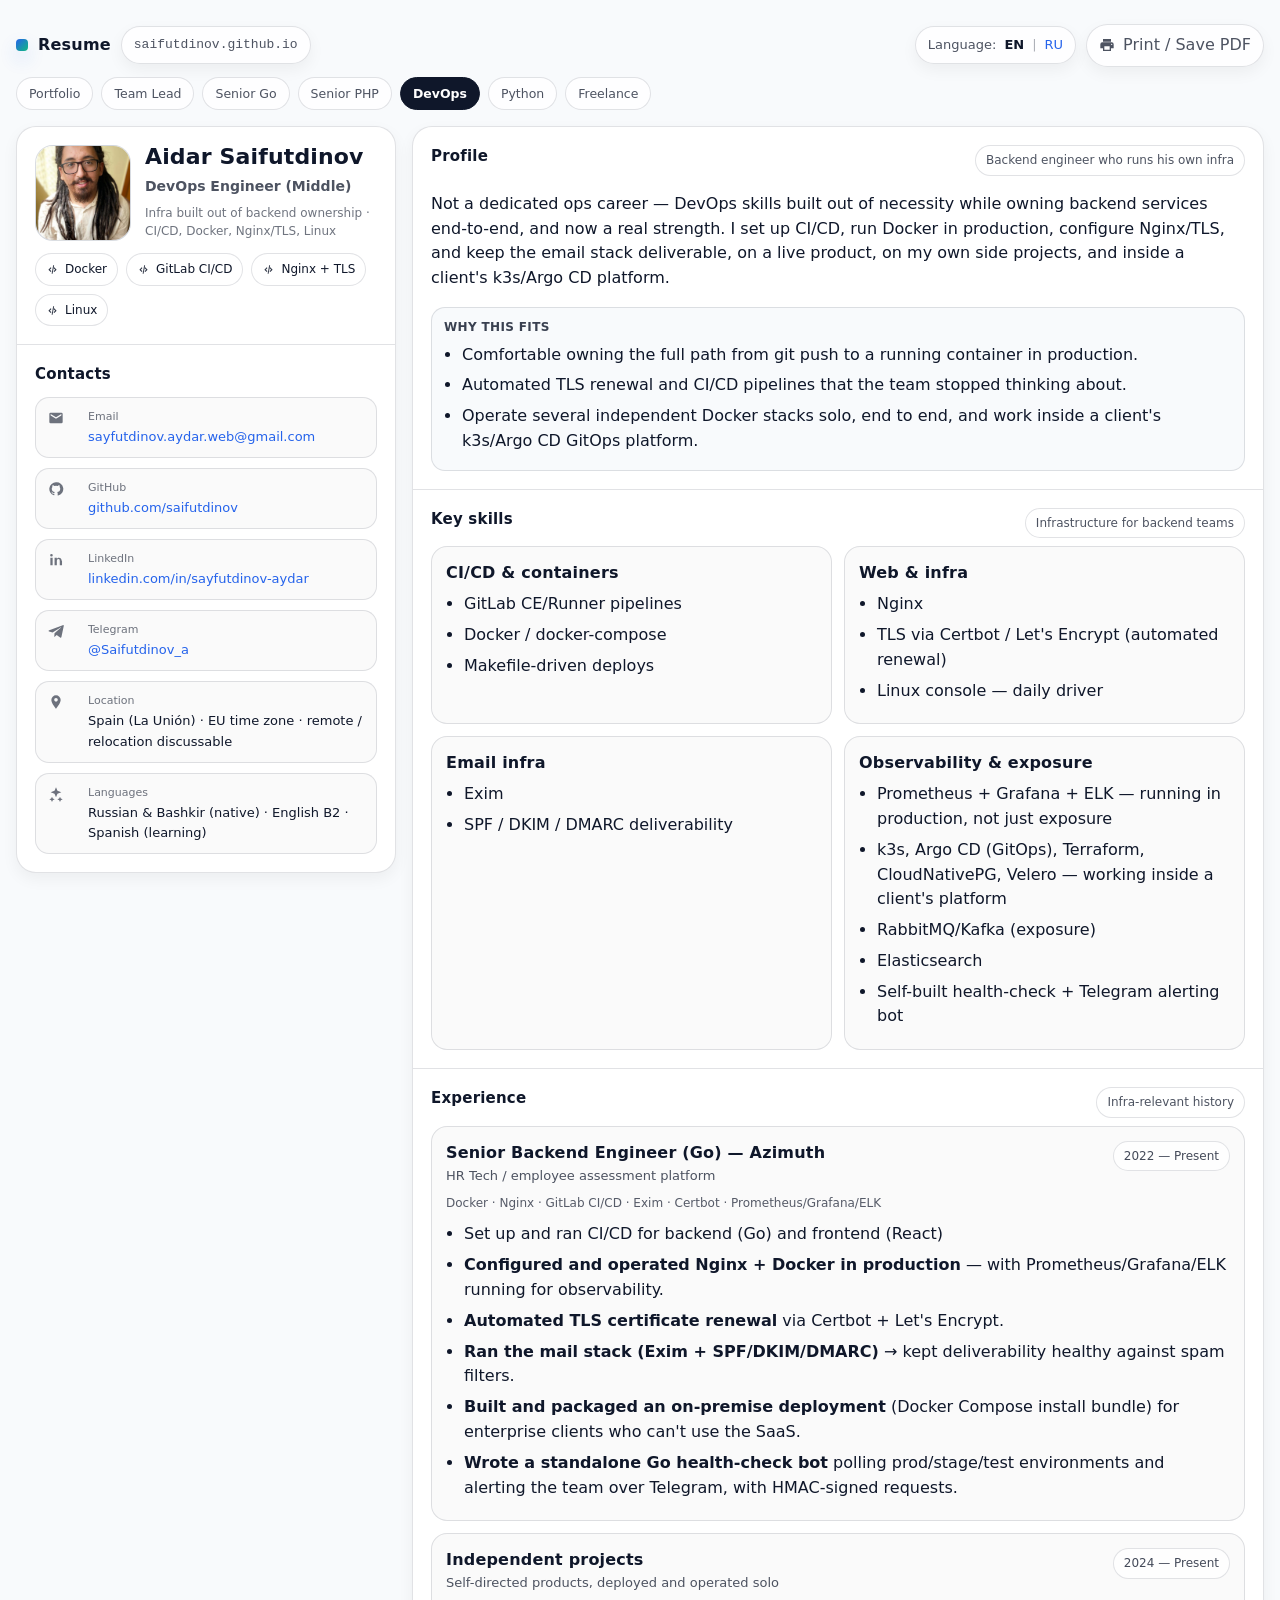
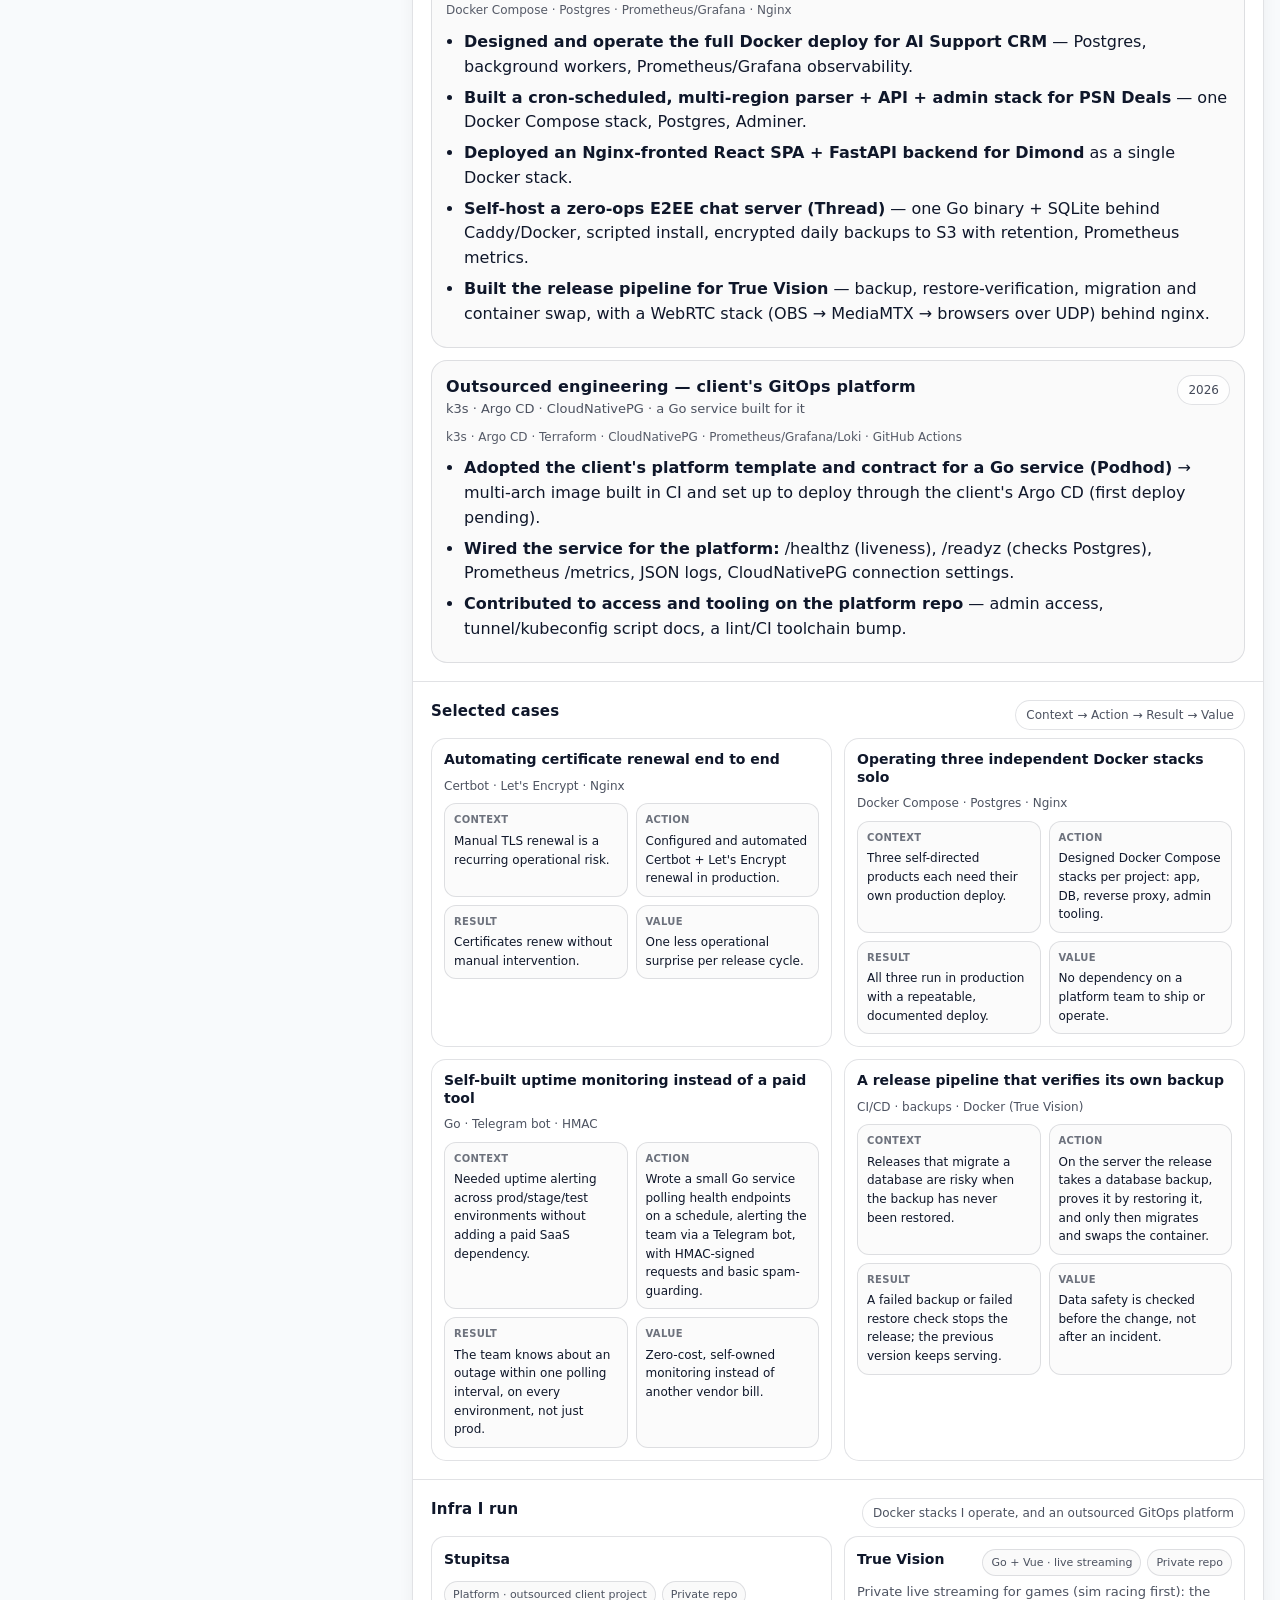
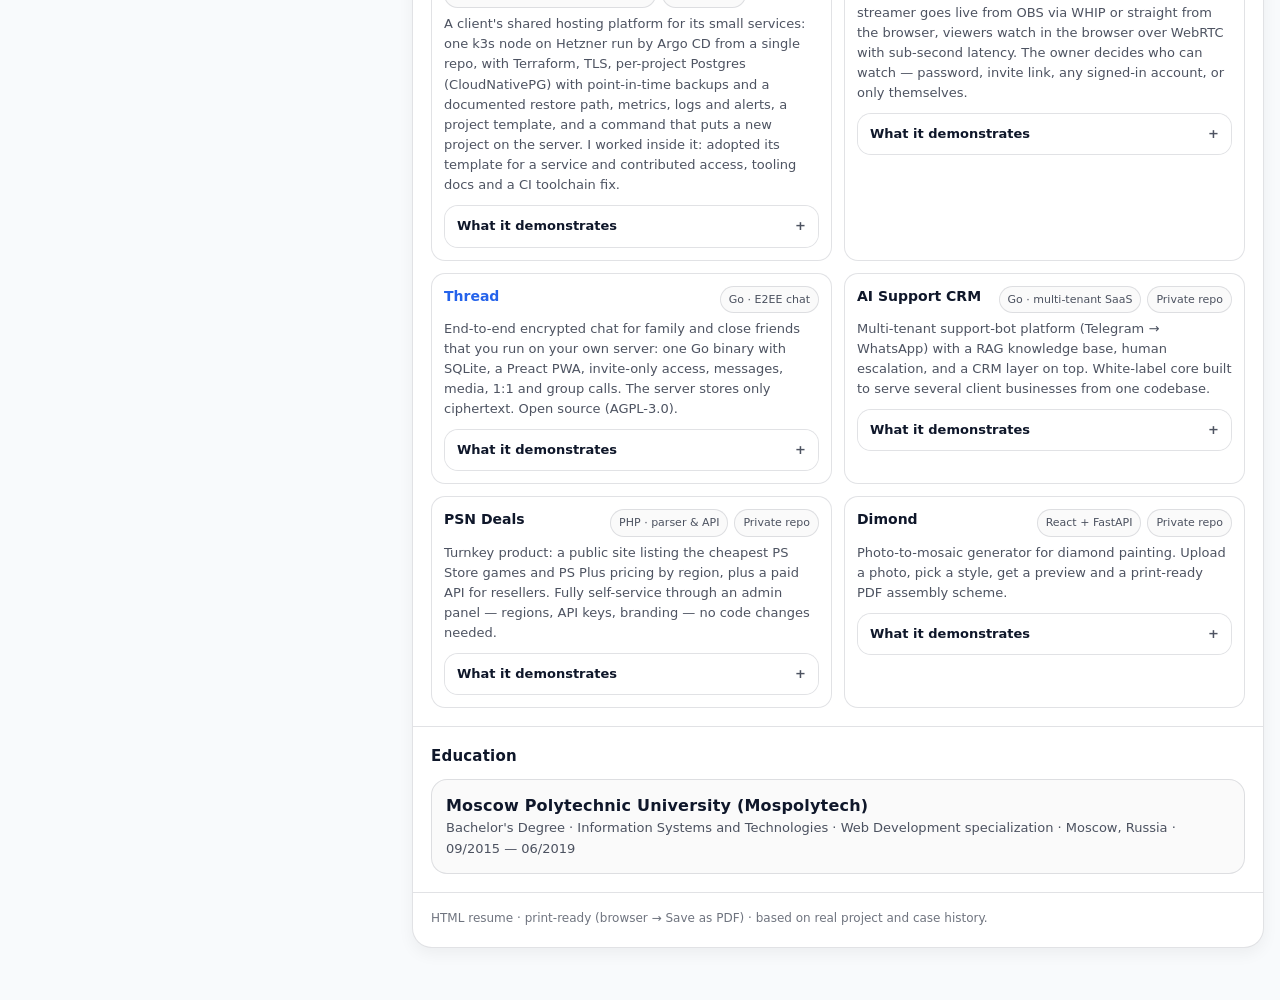
<file: roles/devops/index.html>
<!doctype html>
<html lang="en">
  <head>
    <meta charset="utf-8" />
    <meta name="viewport" content="width=device-width, initial-scale=1" />
    <title>Aidar Saifutdinov — DevOps Engineer, Middle (CI/CD, Docker, Linux infrastructure)</title>
    <meta name="description" content="Backend engineer who owns the infrastructure for everything he ships: CI/CD, Docker, Nginx/TLS, email deliverability. DevOps built out of necessity, now a real strength." />
    <link rel="canonical" href="https://saifutdinov.github.io/roles/devops/" />
    <link rel="alternate" hreflang="en" href="https://saifutdinov.github.io/roles/devops/" />
    <link rel="alternate" hreflang="ru" href="https://saifutdinov.github.io/ru/roles/devops/" />

    <meta property="og:type" content="profile" />
    <meta property="og:site_name" content="Aidar Saifutdinov — Resume" />
    <meta property="og:title" content="Aidar Saifutdinov — DevOps Engineer (Middle)" />
    <meta property="og:description" content="CI/CD, Docker, Nginx/TLS, Linux infrastructure, email deliverability — built as part of owning backend services end-to-end." />
    <meta property="og:url" content="https://saifutdinov.github.io/roles/devops/" />
    <meta property="og:locale" content="en_US" />
    <meta property="og:locale:alternate" content="ru_RU" />
    <meta property="og:image" content="https://saifutdinov.github.io/assets/og/og-en.jpg" />
    <meta property="og:image:width" content="1200" />
    <meta property="og:image:height" content="630" />
    <meta property="og:image:type" content="image/jpeg" />
    <meta property="og:image:alt" content="Aidar Saifutdinov — DevOps Engineer (Middle)" />

    <meta name="twitter:card" content="summary_large_image" />
    <meta name="twitter:title" content="Aidar Saifutdinov — DevOps Engineer (Middle)" />
    <meta name="twitter:description" content="CI/CD, Docker, Nginx/TLS, Linux infrastructure, email deliverability — built as part of owning backend services end-to-end." />
    <meta name="twitter:image" content="https://saifutdinov.github.io/assets/og/og-en.jpg" />

    <meta name="theme-color" content="#ffffff" />
    <link rel="stylesheet" href="/assets/css/resume.css" />
    <script type="application/ld+json">{"@context": "https://schema.org", "@type": "Person", "name": "Aidar Saifutdinov", "url": "https://saifutdinov.github.io/roles/devops/", "image": "https://saifutdinov.github.io/assets/images/avatar.jpg", "jobTitle": "DevOps Engineer (Middle)", "description": "CI/CD, Docker, Nginx/TLS, Linux infrastructure, email deliverability — built as part of owning backend services end-to-end.", "email": "mailto:sayfutdinov.aydar.web@gmail.com", "address": {"@type": "PostalAddress", "addressCountry": "ES"}, "sameAs": ["https://github.com/saifutdinov", "https://www.linkedin.com/in/sayfutdinov-aydar/", "https://t.me/Saifutdinov_a"], "alumniOf": {"@type": "CollegeOrUniversity", "name": "Moscow Polytechnic University"}, "knowsLanguage": ["ru", "ba", "en", "es"]}</script>
    <script src="/assets/js/resume.js" defer></script>
  </head>
  <body>
    <!-- print / save-as-PDF: native browser function, no library -->
    <div class="wrap">
      <div class="topbar">
        <div class="brand">
          <div class="brand-mark" aria-hidden="true"></div>
          <div class="brand-title">Resume</div>
          <div class="pill"><span class="mono">saifutdinov.github.io</span></div>
        </div>
        <div class="actions">
          <div class="pill">Language: <strong>EN</strong> <span class="sep">|</span> <a href="/ru/roles/devops/">RU</a></div>
          <button class="pill" type="button" onclick="window.print()"><svg class="i"><use href="/assets/svg/icons.svg#ic-print"/></svg>Print / Save PDF</button>
        </div>
      </div>

      <nav class="rolenav" aria-label="Resume versions">
        <a class="rolelink" href="/">Portfolio</a>
        <a class="rolelink" href="/roles/team-lead/">Team Lead</a>
        <a class="rolelink" href="/roles/senior-go/">Senior Go</a>
        <a class="rolelink" href="/roles/senior-php/">Senior PHP</a>
        <a class="rolelink" href="/roles/devops/" aria-current="page">DevOps</a>
        <a class="rolelink" href="/roles/python/">Python</a>
        <a class="rolelink" href="/roles/freelance/">Freelance</a>
      </nav>

      <div class="layout">
        <aside class="panel">
          <div class="pad">
            <div class="hero">
              <div class="avatar">
                <img src="/assets/images/avatar.jpg" alt="Aidar Saifutdinov" onerror="this.remove();this.parentElement.textContent='Avatar';" />
              </div>
              <div>
                <h1>Aidar Saifutdinov</h1>
                <div class="subtitle">DevOps Engineer (Middle)</div>
                <div class="sub2">Infra built out of backend ownership · CI/CD, Docker, Nginx/TLS, Linux</div>
              </div>
            </div>
            <div class="chips">
              <span class="chip"><svg class="i"><use href="/assets/svg/icons.svg#ic-code"/></svg>Docker</span>
              <span class="chip"><svg class="i"><use href="/assets/svg/icons.svg#ic-code"/></svg>GitLab CI/CD</span>
              <span class="chip"><svg class="i"><use href="/assets/svg/icons.svg#ic-code"/></svg>Nginx + TLS</span>
              <span class="chip"><svg class="i"><use href="/assets/svg/icons.svg#ic-code"/></svg>Linux</span>
            </div>
          </div>
          <div class="divider"></div>
          <div class="pad">
            <h2>Contacts</h2>
            <div class="kv-list">
              <div class="kv"><span class="icon"><svg class="i"><use href="/assets/svg/icons.svg#ic-mail"/></svg></span><div class="v"><span class="label">Email</span><a href="mailto:sayfutdinov.aydar.web@gmail.com">sayfutdinov.aydar.web@gmail.com</a></div></div>
              <div class="kv"><span class="icon"><svg class="i"><use href="/assets/svg/icons.svg#ic-gh"/></svg></span><div class="v"><span class="label">GitHub</span><a href="https://github.com/saifutdinov" target="_blank" rel="noopener">github.com/saifutdinov</a></div></div>
              <div class="kv"><span class="icon"><svg class="i"><use href="/assets/svg/icons.svg#ic-linkedin"/></svg></span><div class="v"><span class="label">LinkedIn</span><a href="https://linkedin.com/in/sayfutdinov-aydar/" target="_blank" rel="noopener">linkedin.com/in/sayfutdinov-aydar</a></div></div>
              <div class="kv"><span class="icon"><svg class="i"><use href="/assets/svg/icons.svg#ic-telegram"/></svg></span><div class="v"><span class="label">Telegram</span><a href="https://t.me/Saifutdinov_a" target="_blank" rel="noopener">@Saifutdinov_a</a></div></div>
              <div class="kv"><span class="icon"><svg class="i"><use href="/assets/svg/icons.svg#ic-pin"/></svg></span><div class="v"><span class="label">Location</span>Spain (La Unión) · EU time zone · remote / relocation discussable</div></div>
              <div class="kv"><span class="icon"><svg class="i"><use href="/assets/svg/icons.svg#ic-ai"/></svg></span><div class="v"><span class="label">Languages</span>Russian & Bashkir (native) · English B2 · Spanish (learning)</div></div>
            </div>
          </div>
        </aside>

        <main class="panel">
          <section class="section">
            <div class="headline">
              <h2>Profile</h2>
              <div class="tagline">Backend engineer who runs his own infra</div>
            </div>
            <p>Not a dedicated ops career — DevOps skills built out of necessity while owning backend services end-to-end, and now a real strength. I set up CI/CD, run Docker in production, configure Nginx/TLS, and keep the email stack deliverable, on a live product, on my own side projects, and inside a client's k3s/Argo CD platform.</p>
            <div class="outcomes">
              <b>Why this fits</b>
              <ul style="margin-top:0">
                <li>Comfortable owning the full path from git push to a running container in production.
                <li>Automated TLS renewal and CI/CD pipelines that the team stopped thinking about.
                <li>Operate several independent Docker stacks solo, end to end, and work inside a client's k3s/Argo CD GitOps platform.</li>
              </ul>
            </div>
          </section>
          <section class="section">
            <div class="headline">
              <h2>Key skills</h2>
              <div class="tagline">Infrastructure for backend teams</div>
            </div>
            <div class="grid2">
              <div class="card"><div class="title" style="margin-bottom:6px">CI/CD & containers</div><ul style="margin-top:0"><li>GitLab CE/Runner pipelines</li><li>Docker / docker-compose</li><li>Makefile-driven deploys</li></ul></div>
              <div class="card"><div class="title" style="margin-bottom:6px">Web & infra</div><ul style="margin-top:0"><li>Nginx</li><li>TLS via Certbot / Let's Encrypt (automated renewal)</li><li>Linux console — daily driver</li></ul></div>
              <div class="card"><div class="title" style="margin-bottom:6px">Email infra</div><ul style="margin-top:0"><li>Exim</li><li>SPF / DKIM / DMARC deliverability</li></ul></div>
              <div class="card"><div class="title" style="margin-bottom:6px">Observability & exposure</div><ul style="margin-top:0"><li>Prometheus + Grafana + ELK — running in production, not just exposure</li><li>k3s, Argo CD (GitOps), Terraform, CloudNativePG, Velero — working inside a client's platform</li><li>RabbitMQ/Kafka (exposure)</li><li>Elasticsearch</li><li>Self-built health-check + Telegram alerting bot</li></ul></div>
            </div>
          </section>
          <section class="section">
            <div class="headline">
              <h2>Experience</h2>
              <div class="tagline">Infra-relevant history</div>
            </div>
            <div class="timeline">
              <div class="card">
              <div class="head">
                <div>
                  <div class="title">Senior Backend Engineer (Go) — Azimuth</div>
                  <div class="meta">HR Tech / employee assessment platform</div>
                </div>
                <div class="when">2022 — Present</div>
              </div>
              <div class="stackline">Docker · Nginx · GitLab CI/CD · Exim · Certbot · Prometheus/Grafana/ELK</div>
              <ul><li>Set up and ran CI/CD for backend (Go) and frontend (React)</li><li><b>Configured and operated Nginx + Docker in production</b> — with Prometheus/Grafana/ELK running for observability.</li><li><b>Automated TLS certificate renewal</b> via Certbot + Let's Encrypt.</li><li><b>Ran the mail stack (Exim + SPF/DKIM/DMARC)</b> → kept deliverability healthy against spam filters.</li><li><b>Built and packaged an on-premise deployment</b> (Docker Compose install bundle) for enterprise clients who can't use the SaaS.</li><li><b>Wrote a standalone Go health-check bot</b> polling prod/stage/test environments and alerting the team over Telegram, with HMAC-signed requests.</li></ul>
            </div>
            <div class="card">
              <div class="head">
                <div>
                  <div class="title">Independent projects</div>
                  <div class="meta">Self-directed products, deployed and operated solo</div>
                </div>
                <div class="when">2024 — Present</div>
              </div>
              <div class="stackline">Docker Compose · Postgres · Prometheus/Grafana · Nginx</div>
              <ul><li><b>Designed and operate the full Docker deploy for AI Support CRM</b> — Postgres, background workers, Prometheus/Grafana observability.</li><li><b>Built a cron-scheduled, multi-region parser + API + admin stack for PSN Deals</b> — one Docker Compose stack, Postgres, Adminer.</li><li><b>Deployed an Nginx-fronted React SPA + FastAPI backend for Dimond</b> as a single Docker stack.</li><li><b>Self-host a zero-ops E2EE chat server (Thread)</b> — one Go binary + SQLite behind Caddy/Docker, scripted install, encrypted daily backups to S3 with retention, Prometheus metrics.</li><li><b>Built the release pipeline for True Vision</b> — backup, restore-verification, migration and container swap, with a WebRTC stack (OBS → MediaMTX → browsers over UDP) behind nginx.</li></ul>
            </div>
            <div class="card">
              <div class="head">
                <div>
                  <div class="title">Outsourced engineering — client's GitOps platform</div>
                  <div class="meta">k3s · Argo CD · CloudNativePG · a Go service built for it</div>
                </div>
                <div class="when">2026</div>
              </div>
              <div class="stackline">k3s · Argo CD · Terraform · CloudNativePG · Prometheus/Grafana/Loki · GitHub Actions</div>
              <ul><li><b>Adopted the client's platform template and contract for a Go service (Podhod)</b> → multi-arch image built in CI and set up to deploy through the client's Argo CD (first deploy pending).</li><li><b>Wired the service for the platform:</b> /healthz (liveness), /readyz (checks Postgres), Prometheus /metrics, JSON logs, CloudNativePG connection settings.</li><li><b>Contributed to access and tooling on the platform repo</b> — admin access, tunnel/kubeconfig script docs, a lint/CI toolchain bump.</li></ul>
            </div>
            </div>
          </section>
          <section class="section">
            <div class="headline">
              <h2>Selected cases</h2>
              <div class="tagline">Context → Action → Result → Value</div>
            </div>
            <div class="grid2">
              <div class="case">
                <h3>Automating certificate renewal end to end</h3>
                <div class="case-meta">Certbot · Let's Encrypt · Nginx</div>
                <div class="kv4">
                  <div class="mini"><b>CONTEXT</b>Manual TLS renewal is a recurring operational risk.</div>
                  <div class="mini"><b>ACTION</b>Configured and automated Certbot + Let's Encrypt renewal in production.</div>
                  <div class="mini"><b>RESULT</b>Certificates renew without manual intervention.</div>
                  <div class="mini"><b>VALUE</b>One less operational surprise per release cycle.</div>
                </div>
              </div>
              <div class="case">
                <h3>Operating three independent Docker stacks solo</h3>
                <div class="case-meta">Docker Compose · Postgres · Nginx</div>
                <div class="kv4">
                  <div class="mini"><b>CONTEXT</b>Three self-directed products each need their own production deploy.</div>
                  <div class="mini"><b>ACTION</b>Designed Docker Compose stacks per project: app, DB, reverse proxy, admin tooling.</div>
                  <div class="mini"><b>RESULT</b>All three run in production with a repeatable, documented deploy.</div>
                  <div class="mini"><b>VALUE</b>No dependency on a platform team to ship or operate.</div>
                </div>
              </div>
              <div class="case">
                <h3>Self-built uptime monitoring instead of a paid tool</h3>
                <div class="case-meta">Go · Telegram bot · HMAC</div>
                <div class="kv4">
                  <div class="mini"><b>CONTEXT</b>Needed uptime alerting across prod/stage/test environments without adding a paid SaaS dependency.</div>
                  <div class="mini"><b>ACTION</b>Wrote a small Go service polling health endpoints on a schedule, alerting the team via a Telegram bot, with HMAC-signed requests and basic spam-guarding.</div>
                  <div class="mini"><b>RESULT</b>The team knows about an outage within one polling interval, on every environment, not just prod.</div>
                  <div class="mini"><b>VALUE</b>Zero-cost, self-owned monitoring instead of another vendor bill.</div>
                </div>
              </div>
              <div class="case">
                <h3>A release pipeline that verifies its own backup</h3>
                <div class="case-meta">CI/CD · backups · Docker (True Vision)</div>
                <div class="kv4">
                  <div class="mini"><b>CONTEXT</b>Releases that migrate a database are risky when the backup has never been restored.</div>
                  <div class="mini"><b>ACTION</b>On the server the release takes a database backup, proves it by restoring it, and only then migrates and swaps the container.</div>
                  <div class="mini"><b>RESULT</b>A failed backup or failed restore check stops the release; the previous version keeps serving.</div>
                  <div class="mini"><b>VALUE</b>Data safety is checked before the change, not after an incident.</div>
                </div>
              </div>
            </div>
          </section>
          <section class="section">
            <div class="headline">
              <h2>Infra I run</h2>
              <div class="tagline">Docker stacks I operate, and an outsourced GitOps platform</div>
            </div>
            <div class="grid2">
              <div class="project">
                <div class="project-title">
                  <div class="name">Stupitsa</div>
                  <div style="display:flex;gap:6px;flex-wrap:wrap"><div class="repo-badge">Platform · outsourced client project</div><div class="repo-badge">Private repo</div></div>
                </div>
                <div class="small">A client's shared hosting platform for its small services: one k3s node on Hetzner run by Argo CD from a single repo, with Terraform, TLS, per-project Postgres (CloudNativePG) with point-in-time backups and a documented restore path, metrics, logs and alerts, a project template, and a command that puts a new project on the server. I worked inside it: adopted its template for a service and contributed access, tooling docs and a CI toolchain fix.</div>
                <details class="fold">
                  <summary>What it demonstrates</summary>
                  <div class="fold-body"><ul><li>Hands-on with a real GitOps stack: k3s, Argo CD, Terraform, CloudNativePG, Velero, Prometheus/Grafana/Loki, sealed secrets, cert-manager.</li><li>Worked within a deliberately cost-bounded design (one node, a bill under €20/month): the money goes into backups and a documented restore path rather than redundancy.</li><li>A shared agent rulebook and project template that every repo inherits: secret scanning, branch + PR + Conventional Commits, ADRs.</li><li>My part: adopted the platform template and contract for Podhod; contributed admin access, tunnel/kubeconfig tooling docs and a lint/CI toolchain bump.</li></ul></div>
                </details>
              </div>
              <div class="project">
                <div class="project-title">
                  <div class="name">True Vision</div>
                  <div style="display:flex;gap:6px;flex-wrap:wrap"><div class="repo-badge">Go + Vue · live streaming</div><div class="repo-badge">Private repo</div></div>
                </div>
                <div class="small">Private live streaming for games (sim racing first): the streamer goes live from OBS via WHIP or straight from the browser, viewers watch in the browser over WebRTC with sub-second latency. The owner decides who can watch — password, invite link, any signed-in account, or only themselves.</div>
                <details class="fold">
                  <summary>What it demonstrates</summary>
                  <div class="fold-body"><ul><li>Signalling-only Go backend (Connect-RPC API, SQLite): video never passes through Go — it flows over UDP between OBS, MediaMTX and browsers.</li><li>Access control that is re-checked live: one decision function at connect time, a one-time ticket plus a MediaMTX hook that re-verifies, and a ~6-second reconciliation loop that kicks viewers whose access was revoked.</li><li>Release pipeline that backs up the database, proves the backup by restoring it, and only then migrates and swaps the container; a failed check stops the release and the old version keeps serving.</li><li>protobuf/buf-generated API, Go tests and real-browser E2E against a real MediaMTX.</li></ul></div>
                </details>
              </div>
              <div class="project">
                <div class="project-title">
                  <div class="name"><a href="https://github.com/saifutdinov/thread" target="_blank" rel="noopener">Thread</a></div>
                  <div style="display:flex;gap:6px;flex-wrap:wrap"><div class="repo-badge">Go · E2EE chat</div></div>
                </div>
                <div class="small">End-to-end encrypted chat for family and close friends that you run on your own server: one Go binary with SQLite, a Preact PWA, invite-only access, messages, media, 1:1 and group calls. The server stores only ciphertext. Open source (AGPL-3.0).</div>
                <details class="fold">
                  <summary>What it demonstrates</summary>
                  <div class="fold-body"><ul><li>Own E2EE design on standard WebCrypto primitives (ECDH/ECDSA P-256, AES-256-GCM, HKDF) with device approval and safety codes — and its limits stated openly (not independently audited).</li><li>Real-time core in Go: WebSocket hub, Web Push with ciphertext payloads, 1:1 WebRTC calls with sealed signalling and TURN, group calls through LiveKit with end-to-end encrypted frames.</li><li>Small-server engineering: runs on a 1 GB VPS — SQLite (WAL), argon2id passwords, SSRF-guarded link previews, encrypted daily backups to S3, Prometheus metrics.</li><li>Decisions recorded as ADRs; Go and TypeScript test suites, real-browser call tests and CI.</li></ul></div>
                </details>
              </div>
              <div class="project">
                <div class="project-title">
                  <div class="name">AI Support CRM</div>
                  <div style="display:flex;gap:6px;flex-wrap:wrap"><div class="repo-badge">Go · multi-tenant SaaS</div><div class="repo-badge">Private repo</div></div>
                </div>
                <div class="small">Multi-tenant support-bot platform (Telegram → WhatsApp) with a RAG knowledge base, human escalation, and a CRM layer on top. White-label core built to serve several client businesses from one codebase.</div>
                <details class="fold">
                  <summary>What it demonstrates</summary>
                  <div class="fold-body"><ul><li>Go backend architecture: row-level-security multi-tenancy, RAG pipeline, background jobs.</li><li>Provider-agnostic billing (Stripe + ЮKassa) with idempotent webhook handling.</li><li>Security-conscious design: CORS allowlists, rate limiting, SSRF guarding on outbound webhooks.</li><li>Prometheus/Grafana observability and a documented, phased architecture evolution.</li></ul></div>
                </details>
              </div>
              <div class="project">
                <div class="project-title">
                  <div class="name">PSN Deals</div>
                  <div style="display:flex;gap:6px;flex-wrap:wrap"><div class="repo-badge">PHP · parser & API</div><div class="repo-badge">Private repo</div></div>
                </div>
                <div class="small">Turnkey product: a public site listing the cheapest PS Store games and PS Plus pricing by region, plus a paid API for resellers. Fully self-service through an admin panel — regions, API keys, branding — no code changes needed.</div>
                <details class="fold">
                  <summary>What it demonstrates</summary>
                  <div class="fold-body"><ul><li>Scheduled multi-region data collection (cron) with manual admin triggers.</li><li>Public API with free per-IP limits and metered API keys for B2B clients.</li><li>End-to-end product delivery: parser, API, and admin panel as one Docker stack.</li></ul></div>
                </details>
              </div>
              <div class="project">
                <div class="project-title">
                  <div class="name">Dimond</div>
                  <div style="display:flex;gap:6px;flex-wrap:wrap"><div class="repo-badge">React + FastAPI</div><div class="repo-badge">Private repo</div></div>
                </div>
                <div class="small">Photo-to-mosaic generator for diamond painting. Upload a photo, pick a style, get a preview and a print-ready PDF assembly scheme.</div>
                <details class="fold">
                  <summary>What it demonstrates</summary>
                  <div class="fold-body"><ul><li>React SPA (Nginx) talking to a FastAPI backend, containerized with Docker.</li><li>An image-processing pipeline shipped as a usable consumer tool, not just a script.</li><li>Full product delivery outside typical backend work.</li></ul></div>
                </details>
              </div>
            </div>
          </section>
          <section class="section">
            <h2>Education</h2>
            <div class="card">
              <div class="title">Moscow Polytechnic University (Mospolytech)</div>
              <div class="meta">Bachelor's Degree · Information Systems and Technologies · Web Development specialization · Moscow, Russia · 09/2015 — 06/2019</div>
            </div>
          </section>
          <div class="footer">HTML resume · print-ready (browser → Save as PDF) · based on real project and case history.</div>
        </main>
      </div>
    </div>
  </body>
</html>
</file>
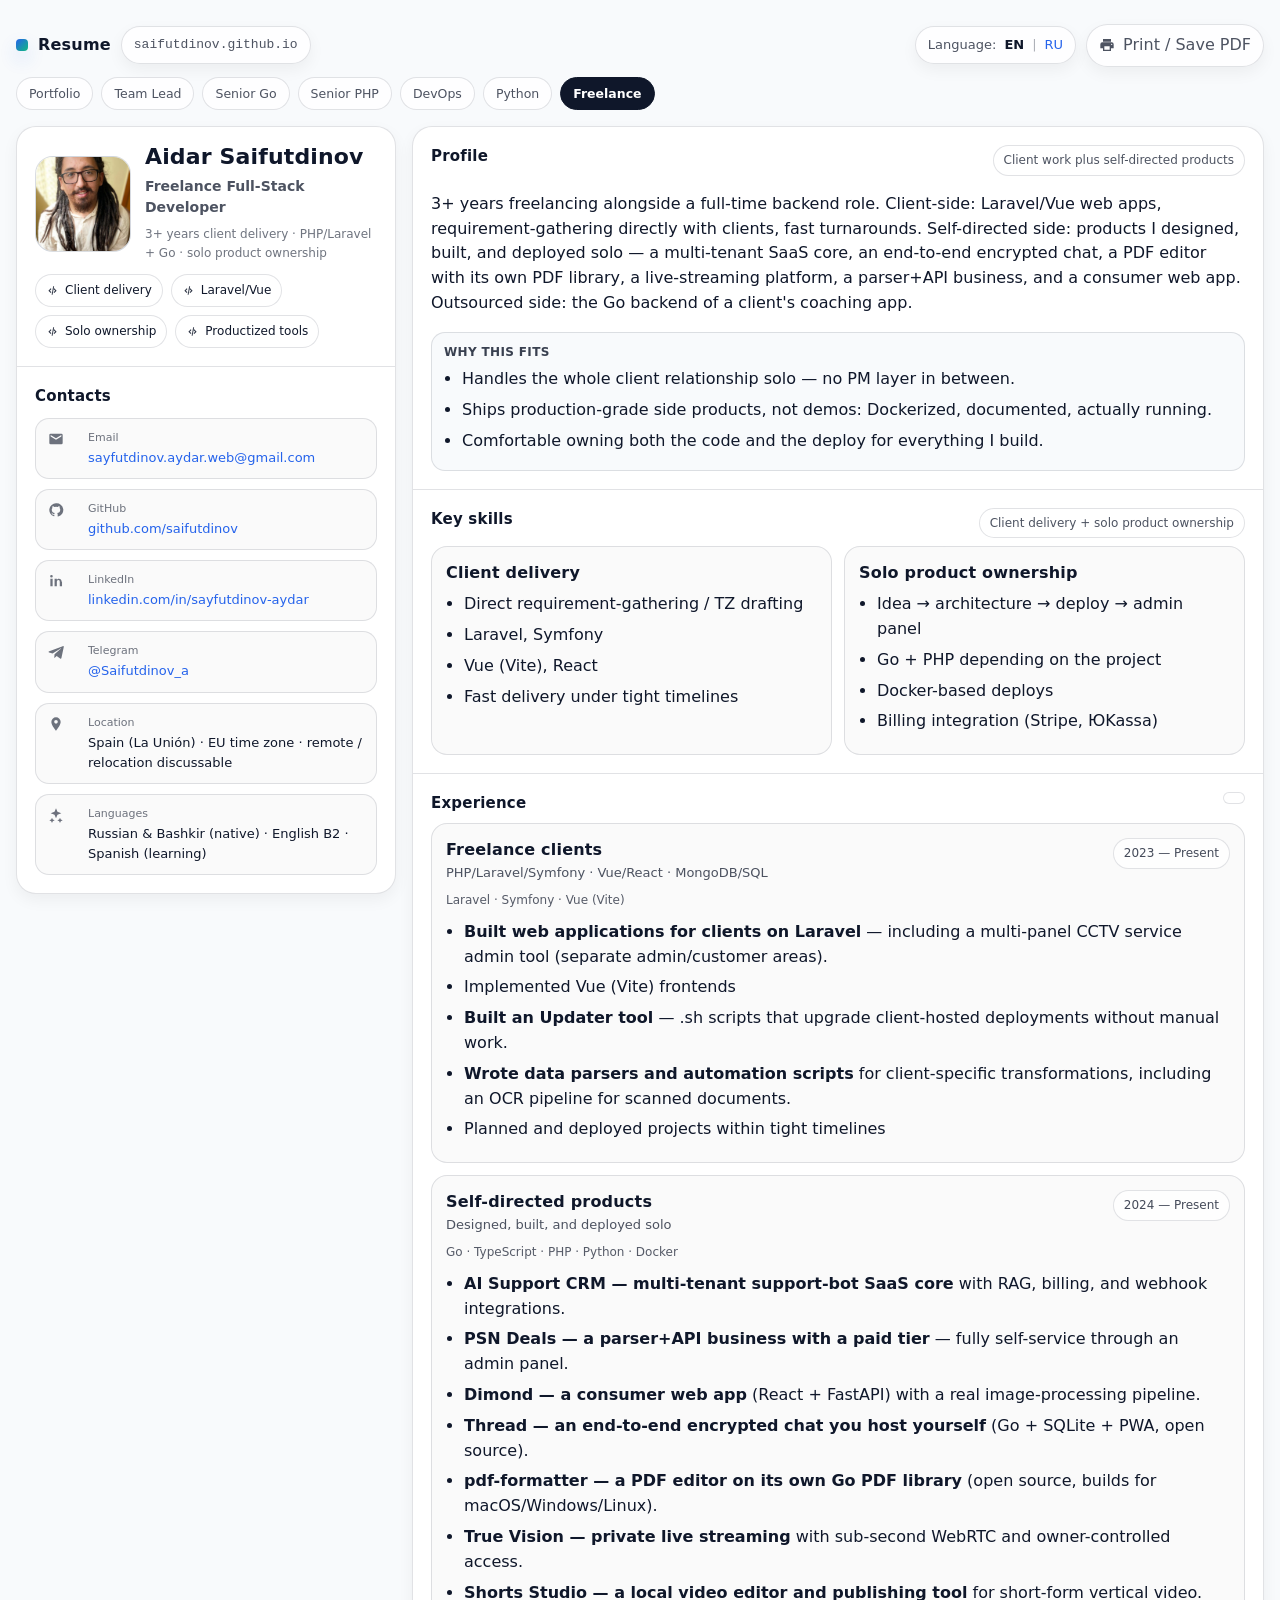
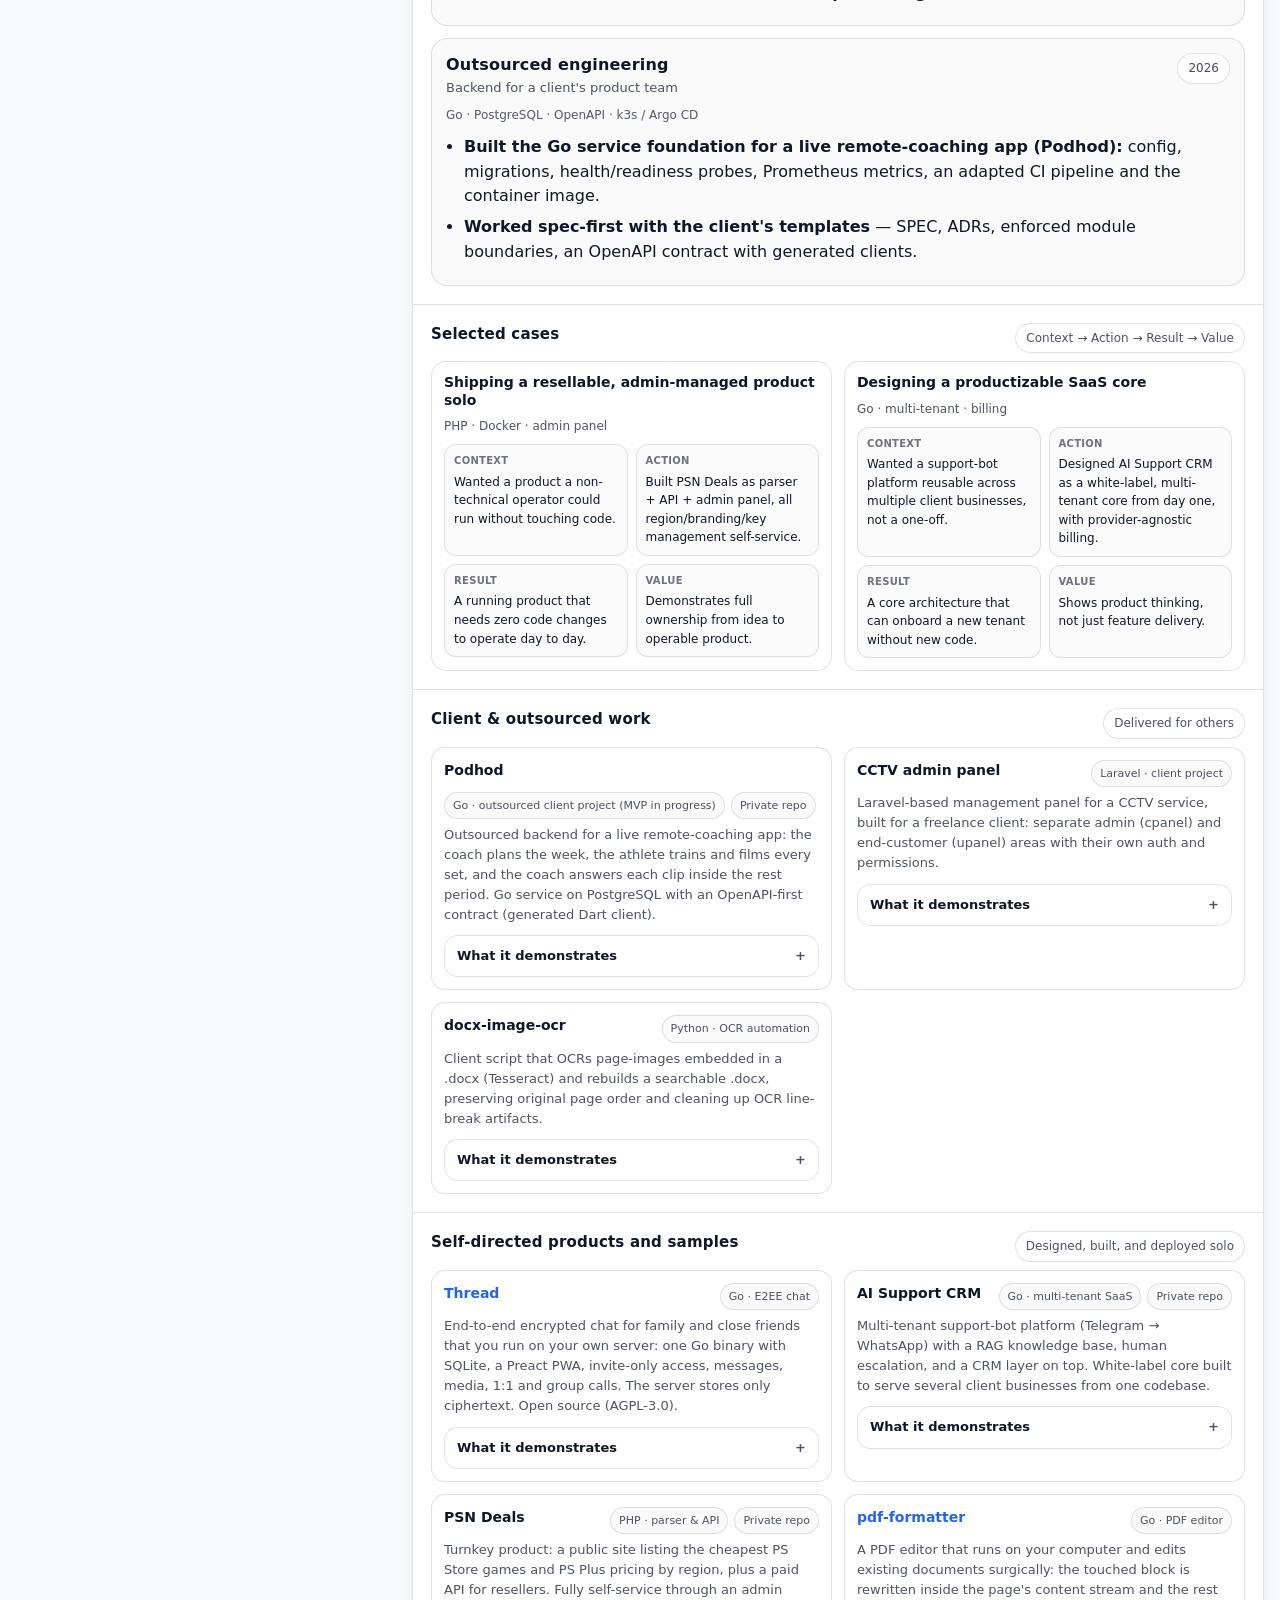
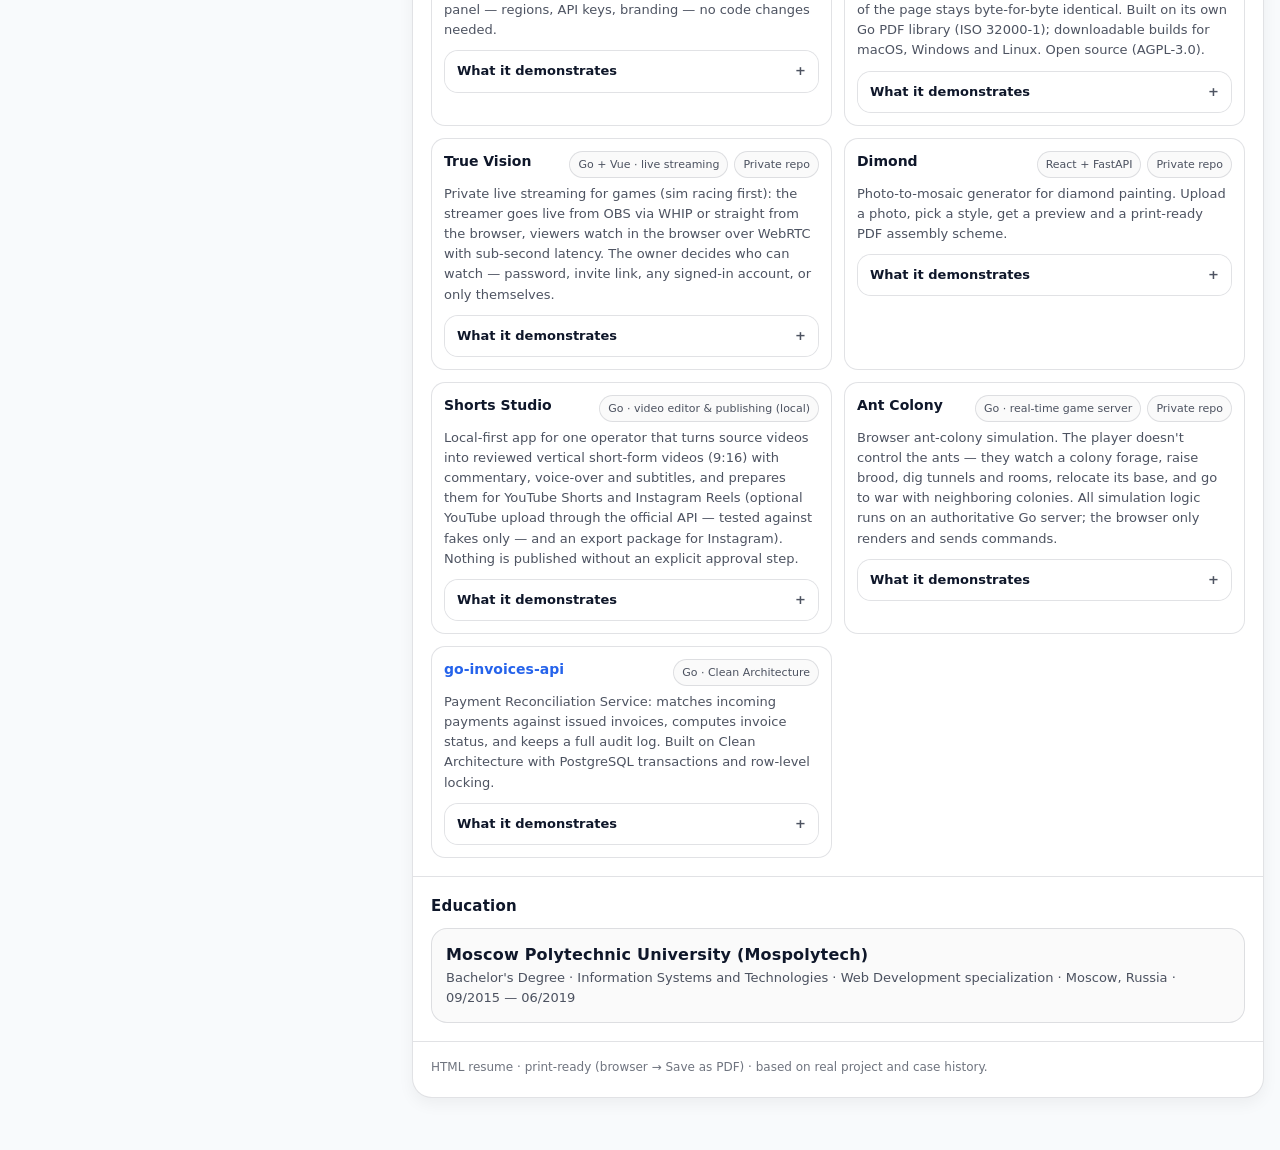
<file: roles/freelance/index.html>
<!doctype html>
<html lang="en">
  <head>
    <meta charset="utf-8" />
    <meta name="viewport" content="width=device-width, initial-scale=1" />
    <title>Aidar Saifutdinov — Freelance Full-Stack Developer (PHP/Laravel + Go)</title>
    <meta name="description" content="3+ years freelancing alongside a full-time role: end-to-end client delivery on Laravel/Vue, plus several self-directed products designed, built, and deployed solo." />
    <link rel="canonical" href="https://saifutdinov.github.io/roles/freelance/" />
    <link rel="alternate" hreflang="en" href="https://saifutdinov.github.io/roles/freelance/" />
    <link rel="alternate" hreflang="ru" href="https://saifutdinov.github.io/ru/roles/freelance/" />

    <meta property="og:type" content="profile" />
    <meta property="og:site_name" content="Aidar Saifutdinov — Resume" />
    <meta property="og:title" content="Aidar Saifutdinov — Freelance Full-Stack Developer" />
    <meta property="og:description" content="Client delivery on PHP/Laravel + Vue, plus several self-directed products built and deployed solo." />
    <meta property="og:url" content="https://saifutdinov.github.io/roles/freelance/" />
    <meta property="og:locale" content="en_US" />
    <meta property="og:locale:alternate" content="ru_RU" />
    <meta property="og:image" content="https://saifutdinov.github.io/assets/og/og-en.jpg" />
    <meta property="og:image:width" content="1200" />
    <meta property="og:image:height" content="630" />
    <meta property="og:image:type" content="image/jpeg" />
    <meta property="og:image:alt" content="Aidar Saifutdinov — Freelance Full-Stack Developer" />

    <meta name="twitter:card" content="summary_large_image" />
    <meta name="twitter:title" content="Aidar Saifutdinov — Freelance Full-Stack Developer" />
    <meta name="twitter:description" content="Client delivery on PHP/Laravel + Vue, plus several self-directed products built and deployed solo." />
    <meta name="twitter:image" content="https://saifutdinov.github.io/assets/og/og-en.jpg" />

    <meta name="theme-color" content="#ffffff" />
    <link rel="stylesheet" href="/assets/css/resume.css" />
    <script type="application/ld+json">{"@context": "https://schema.org", "@type": "Person", "name": "Aidar Saifutdinov", "url": "https://saifutdinov.github.io/roles/freelance/", "image": "https://saifutdinov.github.io/assets/images/avatar.jpg", "jobTitle": "Freelance Full-Stack Developer", "description": "Client delivery on PHP/Laravel + Vue, plus several self-directed products built and deployed solo.", "email": "mailto:sayfutdinov.aydar.web@gmail.com", "address": {"@type": "PostalAddress", "addressCountry": "ES"}, "sameAs": ["https://github.com/saifutdinov", "https://www.linkedin.com/in/sayfutdinov-aydar/", "https://t.me/Saifutdinov_a"], "alumniOf": {"@type": "CollegeOrUniversity", "name": "Moscow Polytechnic University"}, "knowsLanguage": ["ru", "ba", "en", "es"]}</script>
    <script src="/assets/js/resume.js" defer></script>
  </head>
  <body>
    <!-- print / save-as-PDF: native browser function, no library -->
    <div class="wrap">
      <div class="topbar">
        <div class="brand">
          <div class="brand-mark" aria-hidden="true"></div>
          <div class="brand-title">Resume</div>
          <div class="pill"><span class="mono">saifutdinov.github.io</span></div>
        </div>
        <div class="actions">
          <div class="pill">Language: <strong>EN</strong> <span class="sep">|</span> <a href="/ru/roles/freelance/">RU</a></div>
          <button class="pill" type="button" onclick="window.print()"><svg class="i"><use href="/assets/svg/icons.svg#ic-print"/></svg>Print / Save PDF</button>
        </div>
      </div>

      <nav class="rolenav" aria-label="Resume versions">
        <a class="rolelink" href="/">Portfolio</a>
        <a class="rolelink" href="/roles/team-lead/">Team Lead</a>
        <a class="rolelink" href="/roles/senior-go/">Senior Go</a>
        <a class="rolelink" href="/roles/senior-php/">Senior PHP</a>
        <a class="rolelink" href="/roles/devops/">DevOps</a>
        <a class="rolelink" href="/roles/python/">Python</a>
        <a class="rolelink" href="/roles/freelance/" aria-current="page">Freelance</a>
      </nav>

      <div class="layout">
        <aside class="panel">
          <div class="pad">
            <div class="hero">
              <div class="avatar">
                <img src="/assets/images/avatar.jpg" alt="Aidar Saifutdinov" onerror="this.remove();this.parentElement.textContent='Avatar';" />
              </div>
              <div>
                <h1>Aidar Saifutdinov</h1>
                <div class="subtitle">Freelance Full-Stack Developer</div>
                <div class="sub2">3+ years client delivery · PHP/Laravel + Go · solo product ownership</div>
              </div>
            </div>
            <div class="chips">
              <span class="chip"><svg class="i"><use href="/assets/svg/icons.svg#ic-code"/></svg>Client delivery</span>
              <span class="chip"><svg class="i"><use href="/assets/svg/icons.svg#ic-code"/></svg>Laravel/Vue</span>
              <span class="chip"><svg class="i"><use href="/assets/svg/icons.svg#ic-code"/></svg>Solo ownership</span>
              <span class="chip"><svg class="i"><use href="/assets/svg/icons.svg#ic-code"/></svg>Productized tools</span>
            </div>
          </div>
          <div class="divider"></div>
          <div class="pad">
            <h2>Contacts</h2>
            <div class="kv-list">
              <div class="kv"><span class="icon"><svg class="i"><use href="/assets/svg/icons.svg#ic-mail"/></svg></span><div class="v"><span class="label">Email</span><a href="mailto:sayfutdinov.aydar.web@gmail.com">sayfutdinov.aydar.web@gmail.com</a></div></div>
              <div class="kv"><span class="icon"><svg class="i"><use href="/assets/svg/icons.svg#ic-gh"/></svg></span><div class="v"><span class="label">GitHub</span><a href="https://github.com/saifutdinov" target="_blank" rel="noopener">github.com/saifutdinov</a></div></div>
              <div class="kv"><span class="icon"><svg class="i"><use href="/assets/svg/icons.svg#ic-linkedin"/></svg></span><div class="v"><span class="label">LinkedIn</span><a href="https://linkedin.com/in/sayfutdinov-aydar/" target="_blank" rel="noopener">linkedin.com/in/sayfutdinov-aydar</a></div></div>
              <div class="kv"><span class="icon"><svg class="i"><use href="/assets/svg/icons.svg#ic-telegram"/></svg></span><div class="v"><span class="label">Telegram</span><a href="https://t.me/Saifutdinov_a" target="_blank" rel="noopener">@Saifutdinov_a</a></div></div>
              <div class="kv"><span class="icon"><svg class="i"><use href="/assets/svg/icons.svg#ic-pin"/></svg></span><div class="v"><span class="label">Location</span>Spain (La Unión) · EU time zone · remote / relocation discussable</div></div>
              <div class="kv"><span class="icon"><svg class="i"><use href="/assets/svg/icons.svg#ic-ai"/></svg></span><div class="v"><span class="label">Languages</span>Russian & Bashkir (native) · English B2 · Spanish (learning)</div></div>
            </div>
          </div>
        </aside>

        <main class="panel">
          <section class="section">
            <div class="headline">
              <h2>Profile</h2>
              <div class="tagline">Client work plus self-directed products</div>
            </div>
            <p>3+ years freelancing alongside a full-time backend role. Client-side: Laravel/Vue web apps, requirement-gathering directly with clients, fast turnarounds. Self-directed side: products I designed, built, and deployed solo — a multi-tenant SaaS core, an end-to-end encrypted chat, a PDF editor with its own PDF library, a live-streaming platform, a parser+API business, and a consumer web app. Outsourced side: the Go backend of a client's coaching app.</p>
            <div class="outcomes">
              <b>Why this fits</b>
              <ul style="margin-top:0">
                <li>Handles the whole client relationship solo — no PM layer in between.
                <li>Ships production-grade side products, not demos: Dockerized, documented, actually running.
                <li>Comfortable owning both the code and the deploy for everything I build.</li>
              </ul>
            </div>
          </section>
          <section class="section">
            <div class="headline">
              <h2>Key skills</h2>
              <div class="tagline">Client delivery + solo product ownership</div>
            </div>
            <div class="grid2">
              <div class="card"><div class="title" style="margin-bottom:6px">Client delivery</div><ul style="margin-top:0"><li>Direct requirement-gathering / TZ drafting</li><li>Laravel, Symfony</li><li>Vue (Vite), React</li><li>Fast delivery under tight timelines</li></ul></div>
              <div class="card"><div class="title" style="margin-bottom:6px">Solo product ownership</div><ul style="margin-top:0"><li>Idea → architecture → deploy → admin panel</li><li>Go + PHP depending on the project</li><li>Docker-based deploys</li><li>Billing integration (Stripe, ЮKassa)</li></ul></div>
            </div>
          </section>
          <section class="section">
            <div class="headline">
              <h2>Experience</h2>
              <div class="tagline"></div>
            </div>
            <div class="timeline">
              <div class="card">
              <div class="head">
                <div>
                  <div class="title">Freelance clients</div>
                  <div class="meta">PHP/Laravel/Symfony · Vue/React · MongoDB/SQL</div>
                </div>
                <div class="when">2023 — Present</div>
              </div>
              <div class="stackline">Laravel · Symfony · Vue (Vite)</div>
              <ul><li><b>Built web applications for clients on Laravel</b> — including a multi-panel CCTV service admin tool (separate admin/customer areas).</li><li>Implemented Vue (Vite) frontends</li><li><b>Built an Updater tool</b> — .sh scripts that upgrade client-hosted deployments without manual work.</li><li><b>Wrote data parsers and automation scripts</b> for client-specific transformations, including an OCR pipeline for scanned documents.</li><li>Planned and deployed projects within tight timelines</li></ul>
            </div>
            <div class="card">
              <div class="head">
                <div>
                  <div class="title">Self-directed products</div>
                  <div class="meta">Designed, built, and deployed solo</div>
                </div>
                <div class="when">2024 — Present</div>
              </div>
              <div class="stackline">Go · TypeScript · PHP · Python · Docker</div>
              <ul><li><b>AI Support CRM — multi-tenant support-bot SaaS core</b> with RAG, billing, and webhook integrations.</li><li><b>PSN Deals — a parser+API business with a paid tier</b> — fully self-service through an admin panel.</li><li><b>Dimond — a consumer web app</b> (React + FastAPI) with a real image-processing pipeline.</li><li><b>Thread — an end-to-end encrypted chat you host yourself</b> (Go + SQLite + PWA, open source).</li><li><b>pdf-formatter — a PDF editor on its own Go PDF library</b> (open source, builds for macOS/Windows/Linux).</li><li><b>True Vision — private live streaming</b> with sub-second WebRTC and owner-controlled access.</li><li><b>Shorts Studio — a local video editor and publishing tool</b> for short-form vertical video.</li></ul>
            </div>
            <div class="card">
              <div class="head">
                <div>
                  <div class="title">Outsourced engineering</div>
                  <div class="meta">Backend for a client's product team</div>
                </div>
                <div class="when">2026</div>
              </div>
              <div class="stackline">Go · PostgreSQL · OpenAPI · k3s / Argo CD</div>
              <ul><li><b>Built the Go service foundation for a live remote-coaching app (Podhod):</b> config, migrations, health/readiness probes, Prometheus metrics, an adapted CI pipeline and the container image.</li><li><b>Worked spec-first with the client's templates</b> — SPEC, ADRs, enforced module boundaries, an OpenAPI contract with generated clients.</li></ul>
            </div>
            </div>
          </section>
          <section class="section">
            <div class="headline">
              <h2>Selected cases</h2>
              <div class="tagline">Context → Action → Result → Value</div>
            </div>
            <div class="grid2">
              <div class="case">
                <h3>Shipping a resellable, admin-managed product solo</h3>
                <div class="case-meta">PHP · Docker · admin panel</div>
                <div class="kv4">
                  <div class="mini"><b>CONTEXT</b>Wanted a product a non-technical operator could run without touching code.</div>
                  <div class="mini"><b>ACTION</b>Built PSN Deals as parser + API + admin panel, all region/branding/key management self-service.</div>
                  <div class="mini"><b>RESULT</b>A running product that needs zero code changes to operate day to day.</div>
                  <div class="mini"><b>VALUE</b>Demonstrates full ownership from idea to operable product.</div>
                </div>
              </div>
              <div class="case">
                <h3>Designing a productizable SaaS core</h3>
                <div class="case-meta">Go · multi-tenant · billing</div>
                <div class="kv4">
                  <div class="mini"><b>CONTEXT</b>Wanted a support-bot platform reusable across multiple client businesses, not a one-off.</div>
                  <div class="mini"><b>ACTION</b>Designed AI Support CRM as a white-label, multi-tenant core from day one, with provider-agnostic billing.</div>
                  <div class="mini"><b>RESULT</b>A core architecture that can onboard a new tenant without new code.</div>
                  <div class="mini"><b>VALUE</b>Shows product thinking, not just feature delivery.</div>
                </div>
              </div>
            </div>
          </section>
          <section class="section">
            <div class="headline">
              <h2>Client & outsourced work</h2>
              <div class="tagline">Delivered for others</div>
            </div>
            <div class="grid2">
              <div class="project">
                <div class="project-title">
                  <div class="name">Podhod</div>
                  <div style="display:flex;gap:6px;flex-wrap:wrap"><div class="repo-badge">Go · outsourced client project (MVP in progress)</div><div class="repo-badge">Private repo</div></div>
                </div>
                <div class="small">Outsourced backend for a live remote-coaching app: the coach plans the week, the athlete trains and films every set, and the coach answers each clip inside the rest period. Go service on PostgreSQL with an OpenAPI-first contract (generated Dart client).</div>
                <details class="fold">
                  <summary>What it demonstrates</summary>
                  <div class="fold-body"><ul><li>Built the Go service foundation: one environment-driven config, JSON logs, embedded goose migrations, liveness/readiness probes, Prometheus metrics, an adapted CI pipeline and a multi-arch container image.</li><li>Spec-first delivery with the client's templates: SPEC, ADRs, enforced module boundaries, and an OpenAPI contract that generates server stubs and the client.</li><li>Targets the client's GitOps platform (k3s + Argo CD, CloudNativePG Postgres); first deploy pending.</li></ul></div>
                </details>
              </div>
              <div class="project">
                <div class="project-title">
                  <div class="name">CCTV admin panel</div>
                  <div style="display:flex;gap:6px;flex-wrap:wrap"><div class="repo-badge">Laravel · client project</div></div>
                </div>
                <div class="small">Laravel-based management panel for a CCTV service, built for a freelance client: separate admin (cpanel) and end-customer (upanel) areas with their own auth and permissions.</div>
                <details class="fold">
                  <summary>What it demonstrates</summary>
                  <div class="fold-body"><ul><li>Multi-panel Laravel architecture (admin vs. customer-facing) on one codebase.</li><li>Direct delivery for a freelance client, hosted on the client's own GitLab, not a public repo.</li></ul></div>
                </details>
              </div>
              <div class="project">
                <div class="project-title">
                  <div class="name">docx-image-ocr</div>
                  <div style="display:flex;gap:6px;flex-wrap:wrap"><div class="repo-badge">Python · OCR automation</div></div>
                </div>
                <div class="small">Client script that OCRs page-images embedded in a .docx (Tesseract) and rebuilds a searchable .docx, preserving original page order and cleaning up OCR line-break artifacts.</div>
                <details class="fold">
                  <summary>What it demonstrates</summary>
                  <div class="fold-body"><ul><li>Practical OCR pipeline (python-docx + Pillow + pytesseract) built for a one-off but real client need.</li><li>Careful text post-processing: hyphenation fixes, line-merge heuristics, ordered page extraction from raw document XML.</li></ul></div>
                </details>
              </div>
            </div>
          </section>
          <section class="section">
            <div class="headline">
              <h2>Self-directed products and samples</h2>
              <div class="tagline">Designed, built, and deployed solo</div>
            </div>
            <div class="grid2">
              <div class="project">
                <div class="project-title">
                  <div class="name"><a href="https://github.com/saifutdinov/thread" target="_blank" rel="noopener">Thread</a></div>
                  <div style="display:flex;gap:6px;flex-wrap:wrap"><div class="repo-badge">Go · E2EE chat</div></div>
                </div>
                <div class="small">End-to-end encrypted chat for family and close friends that you run on your own server: one Go binary with SQLite, a Preact PWA, invite-only access, messages, media, 1:1 and group calls. The server stores only ciphertext. Open source (AGPL-3.0).</div>
                <details class="fold">
                  <summary>What it demonstrates</summary>
                  <div class="fold-body"><ul><li>Own E2EE design on standard WebCrypto primitives (ECDH/ECDSA P-256, AES-256-GCM, HKDF) with device approval and safety codes — and its limits stated openly (not independently audited).</li><li>Real-time core in Go: WebSocket hub, Web Push with ciphertext payloads, 1:1 WebRTC calls with sealed signalling and TURN, group calls through LiveKit with end-to-end encrypted frames.</li><li>Small-server engineering: runs on a 1 GB VPS — SQLite (WAL), argon2id passwords, SSRF-guarded link previews, encrypted daily backups to S3, Prometheus metrics.</li><li>Decisions recorded as ADRs; Go and TypeScript test suites, real-browser call tests and CI.</li></ul></div>
                </details>
              </div>
              <div class="project">
                <div class="project-title">
                  <div class="name">AI Support CRM</div>
                  <div style="display:flex;gap:6px;flex-wrap:wrap"><div class="repo-badge">Go · multi-tenant SaaS</div><div class="repo-badge">Private repo</div></div>
                </div>
                <div class="small">Multi-tenant support-bot platform (Telegram → WhatsApp) with a RAG knowledge base, human escalation, and a CRM layer on top. White-label core built to serve several client businesses from one codebase.</div>
                <details class="fold">
                  <summary>What it demonstrates</summary>
                  <div class="fold-body"><ul><li>Go backend architecture: row-level-security multi-tenancy, RAG pipeline, background jobs.</li><li>Provider-agnostic billing (Stripe + ЮKassa) with idempotent webhook handling.</li><li>Security-conscious design: CORS allowlists, rate limiting, SSRF guarding on outbound webhooks.</li><li>Prometheus/Grafana observability and a documented, phased architecture evolution.</li></ul></div>
                </details>
              </div>
              <div class="project">
                <div class="project-title">
                  <div class="name">PSN Deals</div>
                  <div style="display:flex;gap:6px;flex-wrap:wrap"><div class="repo-badge">PHP · parser & API</div><div class="repo-badge">Private repo</div></div>
                </div>
                <div class="small">Turnkey product: a public site listing the cheapest PS Store games and PS Plus pricing by region, plus a paid API for resellers. Fully self-service through an admin panel — regions, API keys, branding — no code changes needed.</div>
                <details class="fold">
                  <summary>What it demonstrates</summary>
                  <div class="fold-body"><ul><li>Scheduled multi-region data collection (cron) with manual admin triggers.</li><li>Public API with free per-IP limits and metered API keys for B2B clients.</li><li>End-to-end product delivery: parser, API, and admin panel as one Docker stack.</li></ul></div>
                </details>
              </div>
              <div class="project">
                <div class="project-title">
                  <div class="name"><a href="https://github.com/saifutdinov/pdf-formatter" target="_blank" rel="noopener">pdf-formatter</a></div>
                  <div style="display:flex;gap:6px;flex-wrap:wrap"><div class="repo-badge">Go · PDF editor</div></div>
                </div>
                <div class="small">A PDF editor that runs on your computer and edits existing documents surgically: the touched block is rewritten inside the page's content stream and the rest of the page stays byte-for-byte identical. Built on its own Go PDF library (ISO 32000-1); downloadable builds for macOS, Windows and Linux. Open source (AGPL-3.0).</div>
                <details class="fold">
                  <summary>What it demonstrates</summary>
                  <div class="fold-body"><ul><li>Hand-written PDF library in Go: parser and writer, xref/object streams, filters, encryption (standard handler, revisions 2–6), fonts and CMaps, TrueType embedding, content-stream rewriting, forms and bookmarks — about 21k lines of Go with 24 test files.</li><li>Non-destructive model: the source file is never changed; a document is the source plus an operation log, the new PDF is a pure function of both, and undo removes the last operation.</li><li>Documents never leave the machine: the server listens on 127.0.0.1 only, and the interface and fonts are embedded into one executable per platform.</li><li>Shipped as releases (macOS .dmg, Windows and Linux builds); output files are verified with qpdf in the test image.</li></ul></div>
                </details>
              </div>
              <div class="project">
                <div class="project-title">
                  <div class="name">True Vision</div>
                  <div style="display:flex;gap:6px;flex-wrap:wrap"><div class="repo-badge">Go + Vue · live streaming</div><div class="repo-badge">Private repo</div></div>
                </div>
                <div class="small">Private live streaming for games (sim racing first): the streamer goes live from OBS via WHIP or straight from the browser, viewers watch in the browser over WebRTC with sub-second latency. The owner decides who can watch — password, invite link, any signed-in account, or only themselves.</div>
                <details class="fold">
                  <summary>What it demonstrates</summary>
                  <div class="fold-body"><ul><li>Signalling-only Go backend (Connect-RPC API, SQLite): video never passes through Go — it flows over UDP between OBS, MediaMTX and browsers.</li><li>Access control that is re-checked live: one decision function at connect time, a one-time ticket plus a MediaMTX hook that re-verifies, and a ~6-second reconciliation loop that kicks viewers whose access was revoked.</li><li>Release pipeline that backs up the database, proves the backup by restoring it, and only then migrates and swaps the container; a failed check stops the release and the old version keeps serving.</li><li>protobuf/buf-generated API, Go tests and real-browser E2E against a real MediaMTX.</li></ul></div>
                </details>
              </div>
              <div class="project">
                <div class="project-title">
                  <div class="name">Dimond</div>
                  <div style="display:flex;gap:6px;flex-wrap:wrap"><div class="repo-badge">React + FastAPI</div><div class="repo-badge">Private repo</div></div>
                </div>
                <div class="small">Photo-to-mosaic generator for diamond painting. Upload a photo, pick a style, get a preview and a print-ready PDF assembly scheme.</div>
                <details class="fold">
                  <summary>What it demonstrates</summary>
                  <div class="fold-body"><ul><li>React SPA (Nginx) talking to a FastAPI backend, containerized with Docker.</li><li>An image-processing pipeline shipped as a usable consumer tool, not just a script.</li><li>Full product delivery outside typical backend work.</li></ul></div>
                </details>
              </div>
              <div class="project">
                <div class="project-title">
                  <div class="name">Shorts Studio</div>
                  <div style="display:flex;gap:6px;flex-wrap:wrap"><div class="repo-badge">Go · video editor & publishing (local)</div></div>
                </div>
                <div class="small">Local-first app for one operator that turns source videos into reviewed vertical short-form videos (9:16) with commentary, voice-over and subtitles, and prepares them for YouTube Shorts and Instagram Reels (optional YouTube upload through the official API — tested against fakes only — and an export package for Instagram). Nothing is published without an explicit approval step.</div>
                <details class="fold">
                  <summary>What it demonstrates</summary>
                  <div class="fold-body"><ul><li>Full pipeline that works offline with no API keys: import → rights check → metadata → transcript (local speech-to-text) → events and script → subtitles → voice-over → 9:16 render → review → approval → export.</li><li>Local AI where it helps: a local vision-language model proposes events from frames and transcript; cloud analysis is optional and off by default.</li><li>Resumable job model: every stage has a state, logs and a retry that does not repeat the expensive stages; interrupted jobs are marked and resumable by retry.</li><li>Rights-first workflow — approval is blocked until the source's rights and privacy status are explicitly confirmed. Go 1.27 backend with PostgreSQL and a Vite/TypeScript frontend.</li></ul></div>
                </details>
              </div>
              <div class="project">
                <div class="project-title">
                  <div class="name">Ant Colony</div>
                  <div style="display:flex;gap:6px;flex-wrap:wrap"><div class="repo-badge">Go · real-time game server</div><div class="repo-badge">Private repo</div></div>
                </div>
                <div class="small">Browser ant-colony simulation. The player doesn't control the ants — they watch a colony forage, raise brood, dig tunnels and rooms, relocate its base, and go to war with neighboring colonies. All simulation logic runs on an authoritative Go server; the browser only renders and sends commands.</div>
                <details class="fold">
                  <summary>What it demonstrates</summary>
                  <div class="fold-body"><ul><li>Single-goroutine authoritative game engine — no per-entity goroutines, no world mutex; state changes only through commands, immutable snapshots handed outward.</li><li>WebSocket protocol with snapshot + delta frames and compressed chunk streaming for a live, persistent world.</li><li>SQLite persistence with versioned snapshots plus a Redis hot cache — the simulation survives server restarts.</li><li>Deterministic seeded RNG, A*/flow-field navigation, and a full test suite run with -race.</li></ul></div>
                </details>
              </div>
              <div class="project">
                <div class="project-title">
                  <div class="name"><a href="https://github.com/saifutdinov/go-invoices-api" target="_blank" rel="noopener">go-invoices-api</a></div>
                  <div style="display:flex;gap:6px;flex-wrap:wrap"><div class="repo-badge">Go · Clean Architecture</div></div>
                </div>
                <div class="small">Payment Reconciliation Service: matches incoming payments against issued invoices, computes invoice status, and keeps a full audit log. Built on Clean Architecture with PostgreSQL transactions and row-level locking.</div>
                <details class="fold">
                  <summary>What it demonstrates</summary>
                  <div class="fold-body"><ul><li>Idempotent payment processing under concurrent access — row-level locking (SELECT ... FOR UPDATE) around every reconciliation transaction.</li><li>Invoice status computed from payment allocations (unmatched / partially paid / paid / overpaid), with a full audit trail of every discrepancy.</li><li>A small custom scheduler (`chronos`) for background reconciliation instead of pulling in a message broker.</li><li>Money stored as integer minor units to avoid floating-point errors in financial calculations.</li></ul></div>
                </details>
              </div>
            </div>
          </section>
          <section class="section">
            <h2>Education</h2>
            <div class="card">
              <div class="title">Moscow Polytechnic University (Mospolytech)</div>
              <div class="meta">Bachelor's Degree · Information Systems and Technologies · Web Development specialization · Moscow, Russia · 09/2015 — 06/2019</div>
            </div>
          </section>
          <div class="footer">HTML resume · print-ready (browser → Save as PDF) · based on real project and case history.</div>
        </main>
      </div>
    </div>
  </body>
</html>
</file>
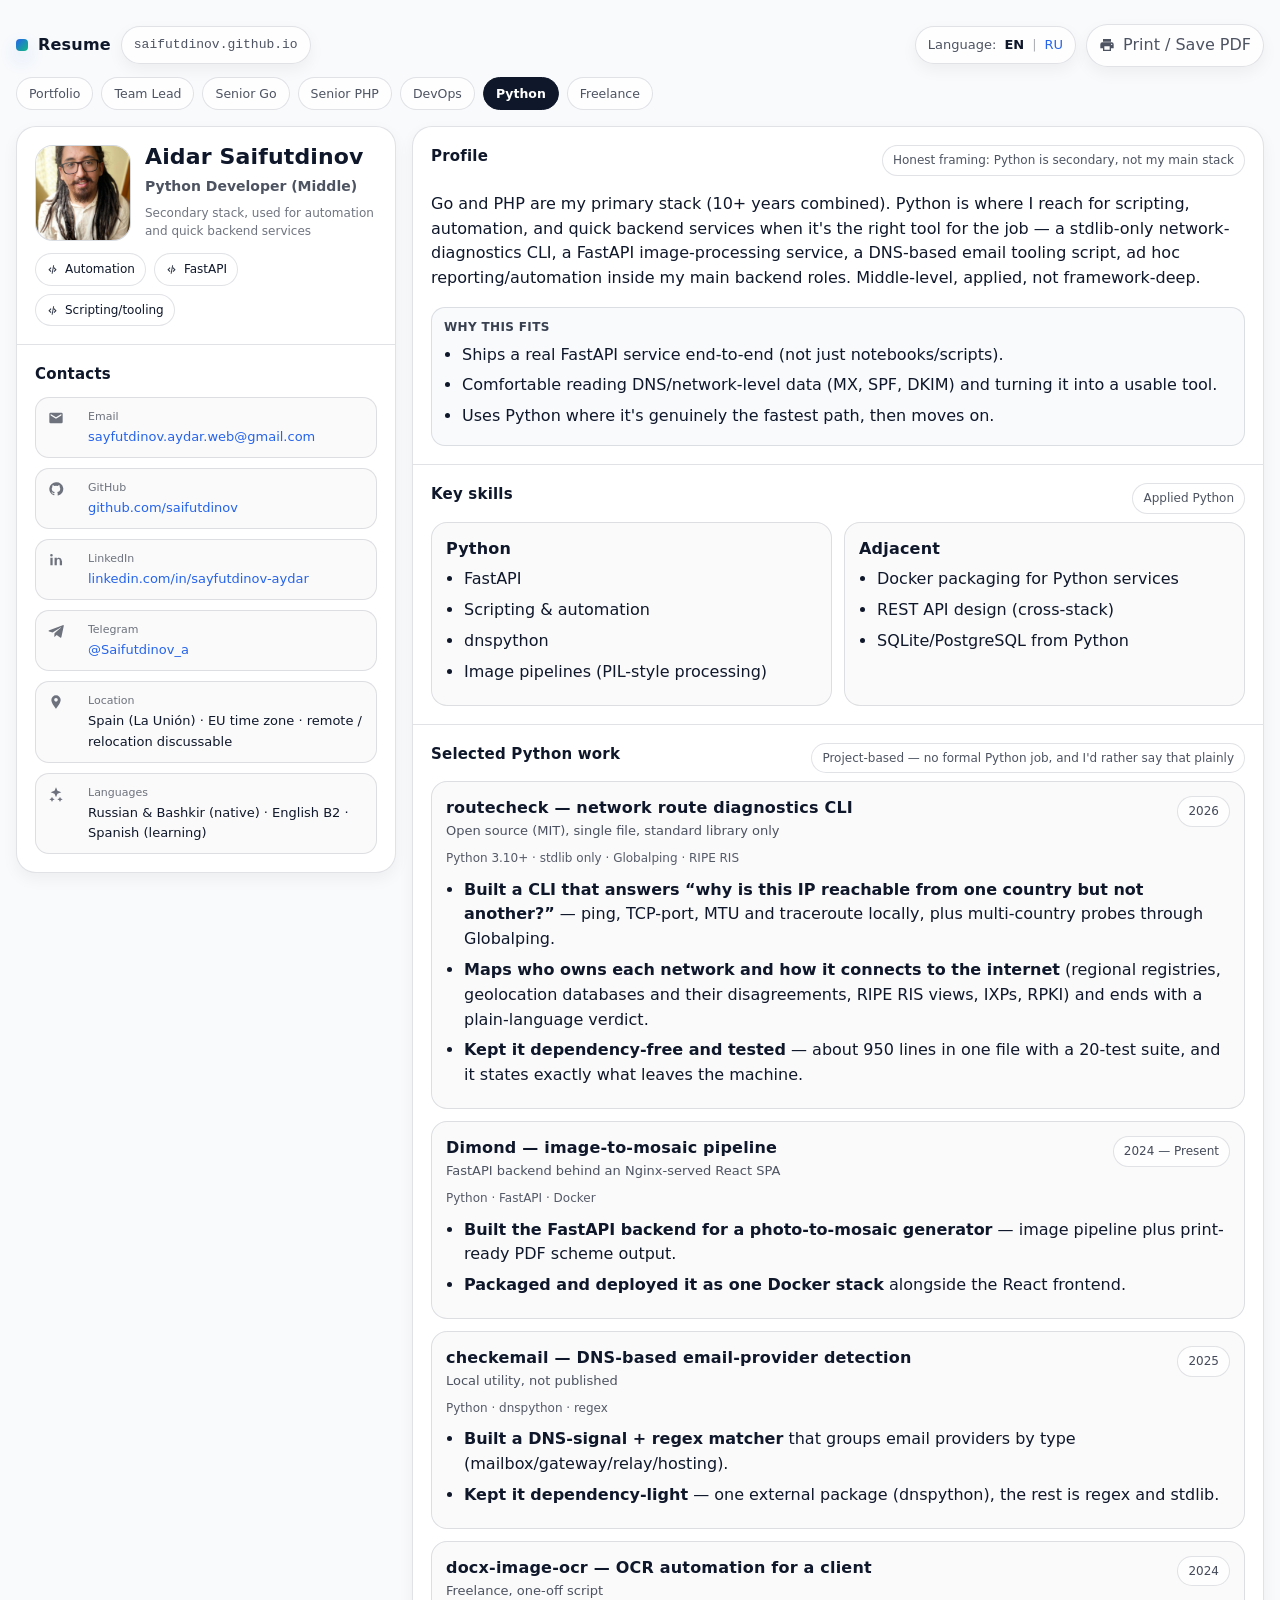
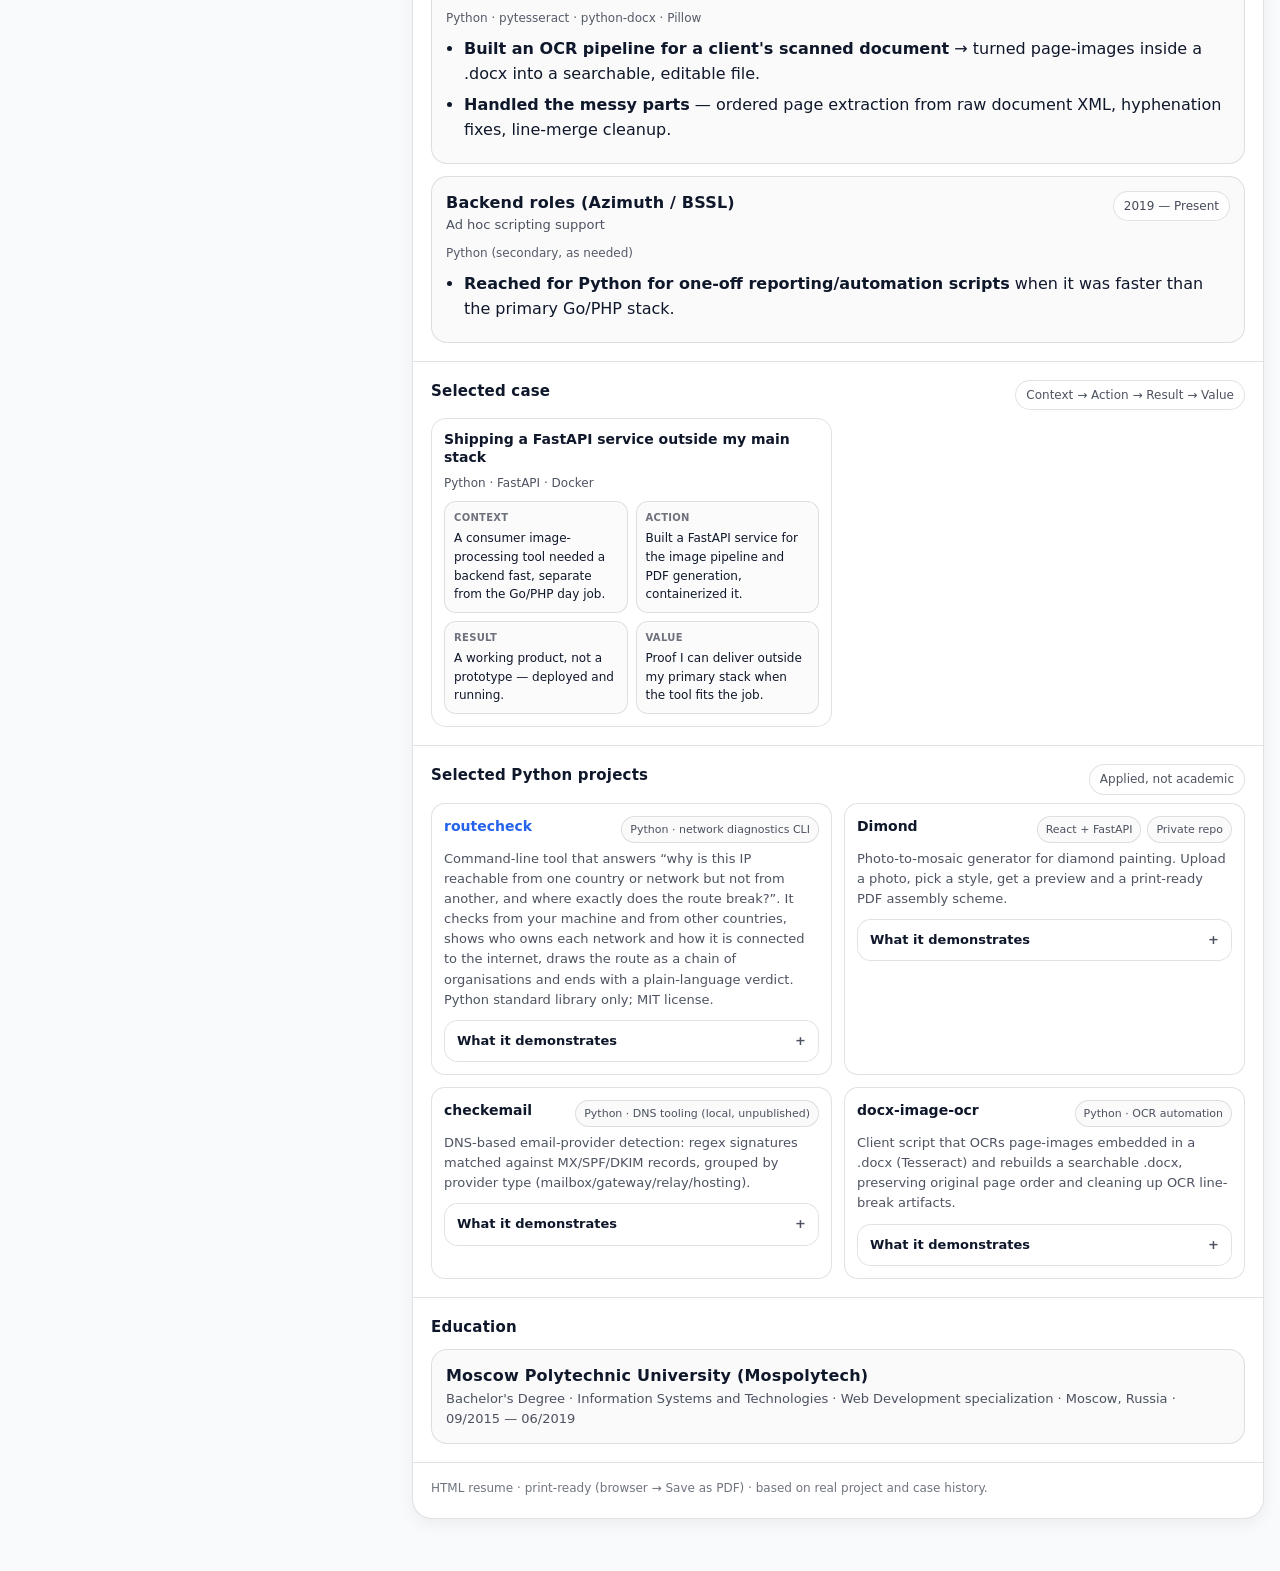
<file: roles/python/index.html>
<!doctype html>
<html lang="en">
  <head>
    <meta charset="utf-8" />
    <meta name="viewport" content="width=device-width, initial-scale=1" />
    <title>Aidar Saifutdinov — Python Developer, Middle (automation, tooling, FastAPI)</title>
    <meta name="description" content="Go/PHP is the primary stack; Python is where I reach for scripting, automation, and quick backend services — DNS/email tooling, a FastAPI image pipeline, ad hoc reporting scripts." />
    <link rel="canonical" href="https://saifutdinov.github.io/roles/python/" />
    <link rel="alternate" hreflang="en" href="https://saifutdinov.github.io/roles/python/" />
    <link rel="alternate" hreflang="ru" href="https://saifutdinov.github.io/ru/roles/python/" />

    <meta property="og:type" content="profile" />
    <meta property="og:site_name" content="Aidar Saifutdinov — Resume" />
    <meta property="og:title" content="Aidar Saifutdinov — Python Developer (Middle)" />
    <meta property="og:description" content="Automation, FastAPI services, and tooling scripts alongside a primary Go/PHP backend career." />
    <meta property="og:url" content="https://saifutdinov.github.io/roles/python/" />
    <meta property="og:locale" content="en_US" />
    <meta property="og:locale:alternate" content="ru_RU" />
    <meta property="og:image" content="https://saifutdinov.github.io/assets/og/og-en.jpg" />
    <meta property="og:image:width" content="1200" />
    <meta property="og:image:height" content="630" />
    <meta property="og:image:type" content="image/jpeg" />
    <meta property="og:image:alt" content="Aidar Saifutdinov — Python Developer (Middle)" />

    <meta name="twitter:card" content="summary_large_image" />
    <meta name="twitter:title" content="Aidar Saifutdinov — Python Developer (Middle)" />
    <meta name="twitter:description" content="Automation, FastAPI services, and tooling scripts alongside a primary Go/PHP backend career." />
    <meta name="twitter:image" content="https://saifutdinov.github.io/assets/og/og-en.jpg" />

    <meta name="theme-color" content="#ffffff" />
    <link rel="stylesheet" href="/assets/css/resume.css" />
    <script type="application/ld+json">{"@context": "https://schema.org", "@type": "Person", "name": "Aidar Saifutdinov", "url": "https://saifutdinov.github.io/roles/python/", "image": "https://saifutdinov.github.io/assets/images/avatar.jpg", "jobTitle": "Python Developer (Middle)", "description": "Automation, FastAPI services, and tooling scripts alongside a primary Go/PHP backend career.", "email": "mailto:sayfutdinov.aydar.web@gmail.com", "address": {"@type": "PostalAddress", "addressCountry": "ES"}, "sameAs": ["https://github.com/saifutdinov", "https://www.linkedin.com/in/sayfutdinov-aydar/", "https://t.me/Saifutdinov_a"], "alumniOf": {"@type": "CollegeOrUniversity", "name": "Moscow Polytechnic University"}, "knowsLanguage": ["ru", "ba", "en", "es"]}</script>
    <script src="/assets/js/resume.js" defer></script>
  </head>
  <body>
    <!-- print / save-as-PDF: native browser function, no library -->
    <div class="wrap">
      <div class="topbar">
        <div class="brand">
          <div class="brand-mark" aria-hidden="true"></div>
          <div class="brand-title">Resume</div>
          <div class="pill"><span class="mono">saifutdinov.github.io</span></div>
        </div>
        <div class="actions">
          <div class="pill">Language: <strong>EN</strong> <span class="sep">|</span> <a href="/ru/roles/python/">RU</a></div>
          <button class="pill" type="button" onclick="window.print()"><svg class="i"><use href="/assets/svg/icons.svg#ic-print"/></svg>Print / Save PDF</button>
        </div>
      </div>

      <nav class="rolenav" aria-label="Resume versions">
        <a class="rolelink" href="/">Portfolio</a>
        <a class="rolelink" href="/roles/team-lead/">Team Lead</a>
        <a class="rolelink" href="/roles/senior-go/">Senior Go</a>
        <a class="rolelink" href="/roles/senior-php/">Senior PHP</a>
        <a class="rolelink" href="/roles/devops/">DevOps</a>
        <a class="rolelink" href="/roles/python/" aria-current="page">Python</a>
        <a class="rolelink" href="/roles/freelance/">Freelance</a>
      </nav>

      <div class="layout">
        <aside class="panel">
          <div class="pad">
            <div class="hero">
              <div class="avatar">
                <img src="/assets/images/avatar.jpg" alt="Aidar Saifutdinov" onerror="this.remove();this.parentElement.textContent='Avatar';" />
              </div>
              <div>
                <h1>Aidar Saifutdinov</h1>
                <div class="subtitle">Python Developer (Middle)</div>
                <div class="sub2">Secondary stack, used for automation and quick backend services</div>
              </div>
            </div>
            <div class="chips">
              <span class="chip"><svg class="i"><use href="/assets/svg/icons.svg#ic-code"/></svg>Automation</span>
              <span class="chip"><svg class="i"><use href="/assets/svg/icons.svg#ic-code"/></svg>FastAPI</span>
              <span class="chip"><svg class="i"><use href="/assets/svg/icons.svg#ic-code"/></svg>Scripting/tooling</span>
            </div>
          </div>
          <div class="divider"></div>
          <div class="pad">
            <h2>Contacts</h2>
            <div class="kv-list">
              <div class="kv"><span class="icon"><svg class="i"><use href="/assets/svg/icons.svg#ic-mail"/></svg></span><div class="v"><span class="label">Email</span><a href="mailto:sayfutdinov.aydar.web@gmail.com">sayfutdinov.aydar.web@gmail.com</a></div></div>
              <div class="kv"><span class="icon"><svg class="i"><use href="/assets/svg/icons.svg#ic-gh"/></svg></span><div class="v"><span class="label">GitHub</span><a href="https://github.com/saifutdinov" target="_blank" rel="noopener">github.com/saifutdinov</a></div></div>
              <div class="kv"><span class="icon"><svg class="i"><use href="/assets/svg/icons.svg#ic-linkedin"/></svg></span><div class="v"><span class="label">LinkedIn</span><a href="https://linkedin.com/in/sayfutdinov-aydar/" target="_blank" rel="noopener">linkedin.com/in/sayfutdinov-aydar</a></div></div>
              <div class="kv"><span class="icon"><svg class="i"><use href="/assets/svg/icons.svg#ic-telegram"/></svg></span><div class="v"><span class="label">Telegram</span><a href="https://t.me/Saifutdinov_a" target="_blank" rel="noopener">@Saifutdinov_a</a></div></div>
              <div class="kv"><span class="icon"><svg class="i"><use href="/assets/svg/icons.svg#ic-pin"/></svg></span><div class="v"><span class="label">Location</span>Spain (La Unión) · EU time zone · remote / relocation discussable</div></div>
              <div class="kv"><span class="icon"><svg class="i"><use href="/assets/svg/icons.svg#ic-ai"/></svg></span><div class="v"><span class="label">Languages</span>Russian & Bashkir (native) · English B2 · Spanish (learning)</div></div>
            </div>
          </div>
        </aside>

        <main class="panel">
          <section class="section">
            <div class="headline">
              <h2>Profile</h2>
              <div class="tagline">Honest framing: Python is secondary, not my main stack</div>
            </div>
            <p>Go and PHP are my primary stack (10+ years combined). Python is where I reach for scripting, automation, and quick backend services when it's the right tool for the job — a stdlib-only network-diagnostics CLI, a FastAPI image-processing service, a DNS-based email tooling script, ad hoc reporting/automation inside my main backend roles. Middle-level, applied, not framework-deep.</p>
            <div class="outcomes">
              <b>Why this fits</b>
              <ul style="margin-top:0">
                <li>Ships a real FastAPI service end-to-end (not just notebooks/scripts).
                <li>Comfortable reading DNS/network-level data (MX, SPF, DKIM) and turning it into a usable tool.
                <li>Uses Python where it's genuinely the fastest path, then moves on.</li>
              </ul>
            </div>
          </section>
          <section class="section">
            <div class="headline">
              <h2>Key skills</h2>
              <div class="tagline">Applied Python</div>
            </div>
            <div class="grid2">
              <div class="card"><div class="title" style="margin-bottom:6px">Python</div><ul style="margin-top:0"><li>FastAPI</li><li>Scripting & automation</li><li>dnspython</li><li>Image pipelines (PIL-style processing)</li></ul></div>
              <div class="card"><div class="title" style="margin-bottom:6px">Adjacent</div><ul style="margin-top:0"><li>Docker packaging for Python services</li><li>REST API design (cross-stack)</li><li>SQLite/PostgreSQL from Python</li></ul></div>
            </div>
          </section>
          <section class="section">
            <div class="headline">
              <h2>Selected Python work</h2>
              <div class="tagline">Project-based — no formal Python job, and I'd rather say that plainly</div>
            </div>
            <div class="timeline">
              <div class="card">
              <div class="head">
                <div>
                  <div class="title">routecheck — network route diagnostics CLI</div>
                  <div class="meta">Open source (MIT), single file, standard library only</div>
                </div>
                <div class="when">2026</div>
              </div>
              <div class="stackline">Python 3.10+ · stdlib only · Globalping · RIPE RIS</div>
              <ul><li><b>Built a CLI that answers “why is this IP reachable from one country but not another?”</b> — ping, TCP-port, MTU and traceroute locally, plus multi-country probes through Globalping.</li><li><b>Maps who owns each network and how it connects to the internet</b> (regional registries, geolocation databases and their disagreements, RIPE RIS views, IXPs, RPKI) and ends with a plain-language verdict.</li><li><b>Kept it dependency-free and tested</b> — about 950 lines in one file with a 20-test suite, and it states exactly what leaves the machine.</li></ul>
            </div>
            <div class="card">
              <div class="head">
                <div>
                  <div class="title">Dimond — image-to-mosaic pipeline</div>
                  <div class="meta">FastAPI backend behind an Nginx-served React SPA</div>
                </div>
                <div class="when">2024 — Present</div>
              </div>
              <div class="stackline">Python · FastAPI · Docker</div>
              <ul><li><b>Built the FastAPI backend for a photo-to-mosaic generator</b> — image pipeline plus print-ready PDF scheme output.</li><li><b>Packaged and deployed it as one Docker stack</b> alongside the React frontend.</li></ul>
            </div>
            <div class="card">
              <div class="head">
                <div>
                  <div class="title">checkemail — DNS-based email-provider detection</div>
                  <div class="meta">Local utility, not published</div>
                </div>
                <div class="when">2025</div>
              </div>
              <div class="stackline">Python · dnspython · regex</div>
              <ul><li><b>Built a DNS-signal + regex matcher</b> that groups email providers by type (mailbox/gateway/relay/hosting).</li><li><b>Kept it dependency-light</b> — one external package (dnspython), the rest is regex and stdlib.</li></ul>
            </div>
            <div class="card">
              <div class="head">
                <div>
                  <div class="title">docx-image-ocr — OCR automation for a client</div>
                  <div class="meta">Freelance, one-off script</div>
                </div>
                <div class="when">2024</div>
              </div>
              <div class="stackline">Python · pytesseract · python-docx · Pillow</div>
              <ul><li><b>Built an OCR pipeline for a client's scanned document</b> → turned page-images inside a .docx into a searchable, editable file.</li><li><b>Handled the messy parts</b> — ordered page extraction from raw document XML, hyphenation fixes, line-merge cleanup.</li></ul>
            </div>
            <div class="card">
              <div class="head">
                <div>
                  <div class="title">Backend roles (Azimuth / BSSL)</div>
                  <div class="meta">Ad hoc scripting support</div>
                </div>
                <div class="when">2019 — Present</div>
              </div>
              <div class="stackline">Python (secondary, as needed)</div>
              <ul><li><b>Reached for Python for one-off reporting/automation scripts</b> when it was faster than the primary Go/PHP stack.</li></ul>
            </div>
            </div>
          </section>
          <section class="section">
            <div class="headline">
              <h2>Selected case</h2>
              <div class="tagline">Context → Action → Result → Value</div>
            </div>
            <div class="grid2">
              <div class="case">
                <h3>Shipping a FastAPI service outside my main stack</h3>
                <div class="case-meta">Python · FastAPI · Docker</div>
                <div class="kv4">
                  <div class="mini"><b>CONTEXT</b>A consumer image-processing tool needed a backend fast, separate from the Go/PHP day job.</div>
                  <div class="mini"><b>ACTION</b>Built a FastAPI service for the image pipeline and PDF generation, containerized it.</div>
                  <div class="mini"><b>RESULT</b>A working product, not a prototype — deployed and running.</div>
                  <div class="mini"><b>VALUE</b>Proof I can deliver outside my primary stack when the tool fits the job.</div>
                </div>
              </div>
            </div>
          </section>
          <section class="section">
            <div class="headline">
              <h2>Selected Python projects</h2>
              <div class="tagline">Applied, not academic</div>
            </div>
            <div class="grid2">
              <div class="project">
                <div class="project-title">
                  <div class="name"><a href="https://github.com/saifutdinov/routecheck" target="_blank" rel="noopener">routecheck</a></div>
                  <div style="display:flex;gap:6px;flex-wrap:wrap"><div class="repo-badge">Python · network diagnostics CLI</div></div>
                </div>
                <div class="small">Command-line tool that answers “why is this IP reachable from one country or network but not from another, and where exactly does the route break?”. It checks from your machine and from other countries, shows who owns each network and how it is connected to the internet, draws the route as a chain of organisations and ends with a plain-language verdict. Python standard library only; MIT license.</div>
                <details class="fold">
                  <summary>What it demonstrates</summary>
                  <div class="fold-body"><ul><li>Zero third-party dependencies: one ~950-line Python file with a 20-test suite, running on Windows, macOS and Linux.</li><li>Combines free open data: Globalping probes in other countries (ICMP and TCP from the same probes, so results compare fairly), regional registries, several geolocation databases and their disagreements, RIPE RIS views, IXPs and RPKI status.</li><li>Diagnoses real causes: a break inside the target network, at its neighbour or in transit; a blocked port vs. a healthy route; MTU loss; RPKI-invalid or single-upstream routes; geolocation disagreement behind false geoblocking.</li><li>Transparent about what leaves the machine and about its own limits.</li></ul></div>
                </details>
              </div>
              <div class="project">
                <div class="project-title">
                  <div class="name">Dimond</div>
                  <div style="display:flex;gap:6px;flex-wrap:wrap"><div class="repo-badge">React + FastAPI</div><div class="repo-badge">Private repo</div></div>
                </div>
                <div class="small">Photo-to-mosaic generator for diamond painting. Upload a photo, pick a style, get a preview and a print-ready PDF assembly scheme.</div>
                <details class="fold">
                  <summary>What it demonstrates</summary>
                  <div class="fold-body"><ul><li>React SPA (Nginx) talking to a FastAPI backend, containerized with Docker.</li><li>An image-processing pipeline shipped as a usable consumer tool, not just a script.</li><li>Full product delivery outside typical backend work.</li></ul></div>
                </details>
              </div>
              <div class="project">
                <div class="project-title">
                  <div class="name">checkemail</div>
                  <div style="display:flex;gap:6px;flex-wrap:wrap"><div class="repo-badge">Python · DNS tooling (local, unpublished)</div></div>
                </div>
                <div class="small">DNS-based email-provider detection: regex signatures matched against MX/SPF/DKIM records, grouped by provider type (mailbox/gateway/relay/hosting).</div>
                <details class="fold">
                  <summary>What it demonstrates</summary>
                  <div class="fold-body"><ul><li>Practical DNS/email-deliverability tooling in Python.</li><li>Small, dependency-light utility (dnspython + regex) built for a real need.</li></ul></div>
                </details>
              </div>
              <div class="project">
                <div class="project-title">
                  <div class="name">docx-image-ocr</div>
                  <div style="display:flex;gap:6px;flex-wrap:wrap"><div class="repo-badge">Python · OCR automation</div></div>
                </div>
                <div class="small">Client script that OCRs page-images embedded in a .docx (Tesseract) and rebuilds a searchable .docx, preserving original page order and cleaning up OCR line-break artifacts.</div>
                <details class="fold">
                  <summary>What it demonstrates</summary>
                  <div class="fold-body"><ul><li>Practical OCR pipeline (python-docx + Pillow + pytesseract) built for a one-off but real client need.</li><li>Careful text post-processing: hyphenation fixes, line-merge heuristics, ordered page extraction from raw document XML.</li></ul></div>
                </details>
              </div>
            </div>
          </section>
          <section class="section">
            <h2>Education</h2>
            <div class="card">
              <div class="title">Moscow Polytechnic University (Mospolytech)</div>
              <div class="meta">Bachelor's Degree · Information Systems and Technologies · Web Development specialization · Moscow, Russia · 09/2015 — 06/2019</div>
            </div>
          </section>
          <div class="footer">HTML resume · print-ready (browser → Save as PDF) · based on real project and case history.</div>
        </main>
      </div>
    </div>
  </body>
</html>
</file>
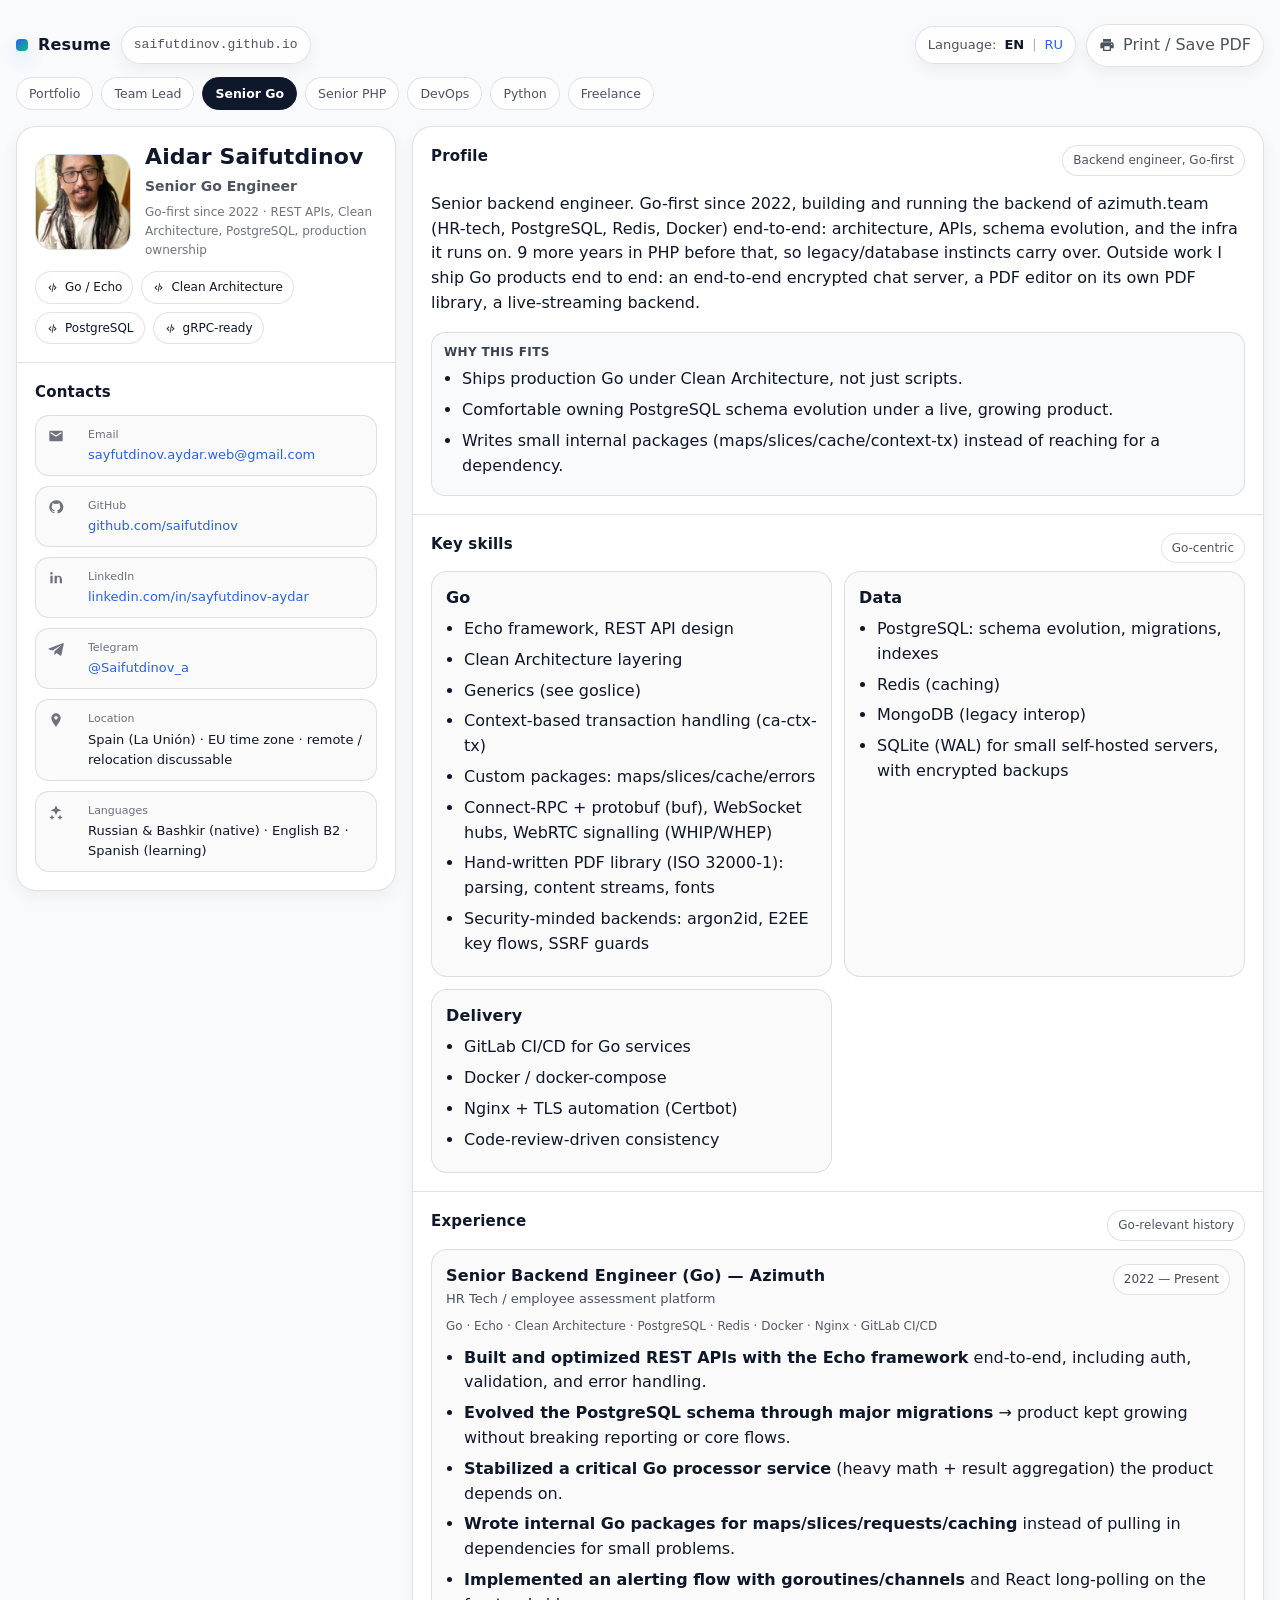
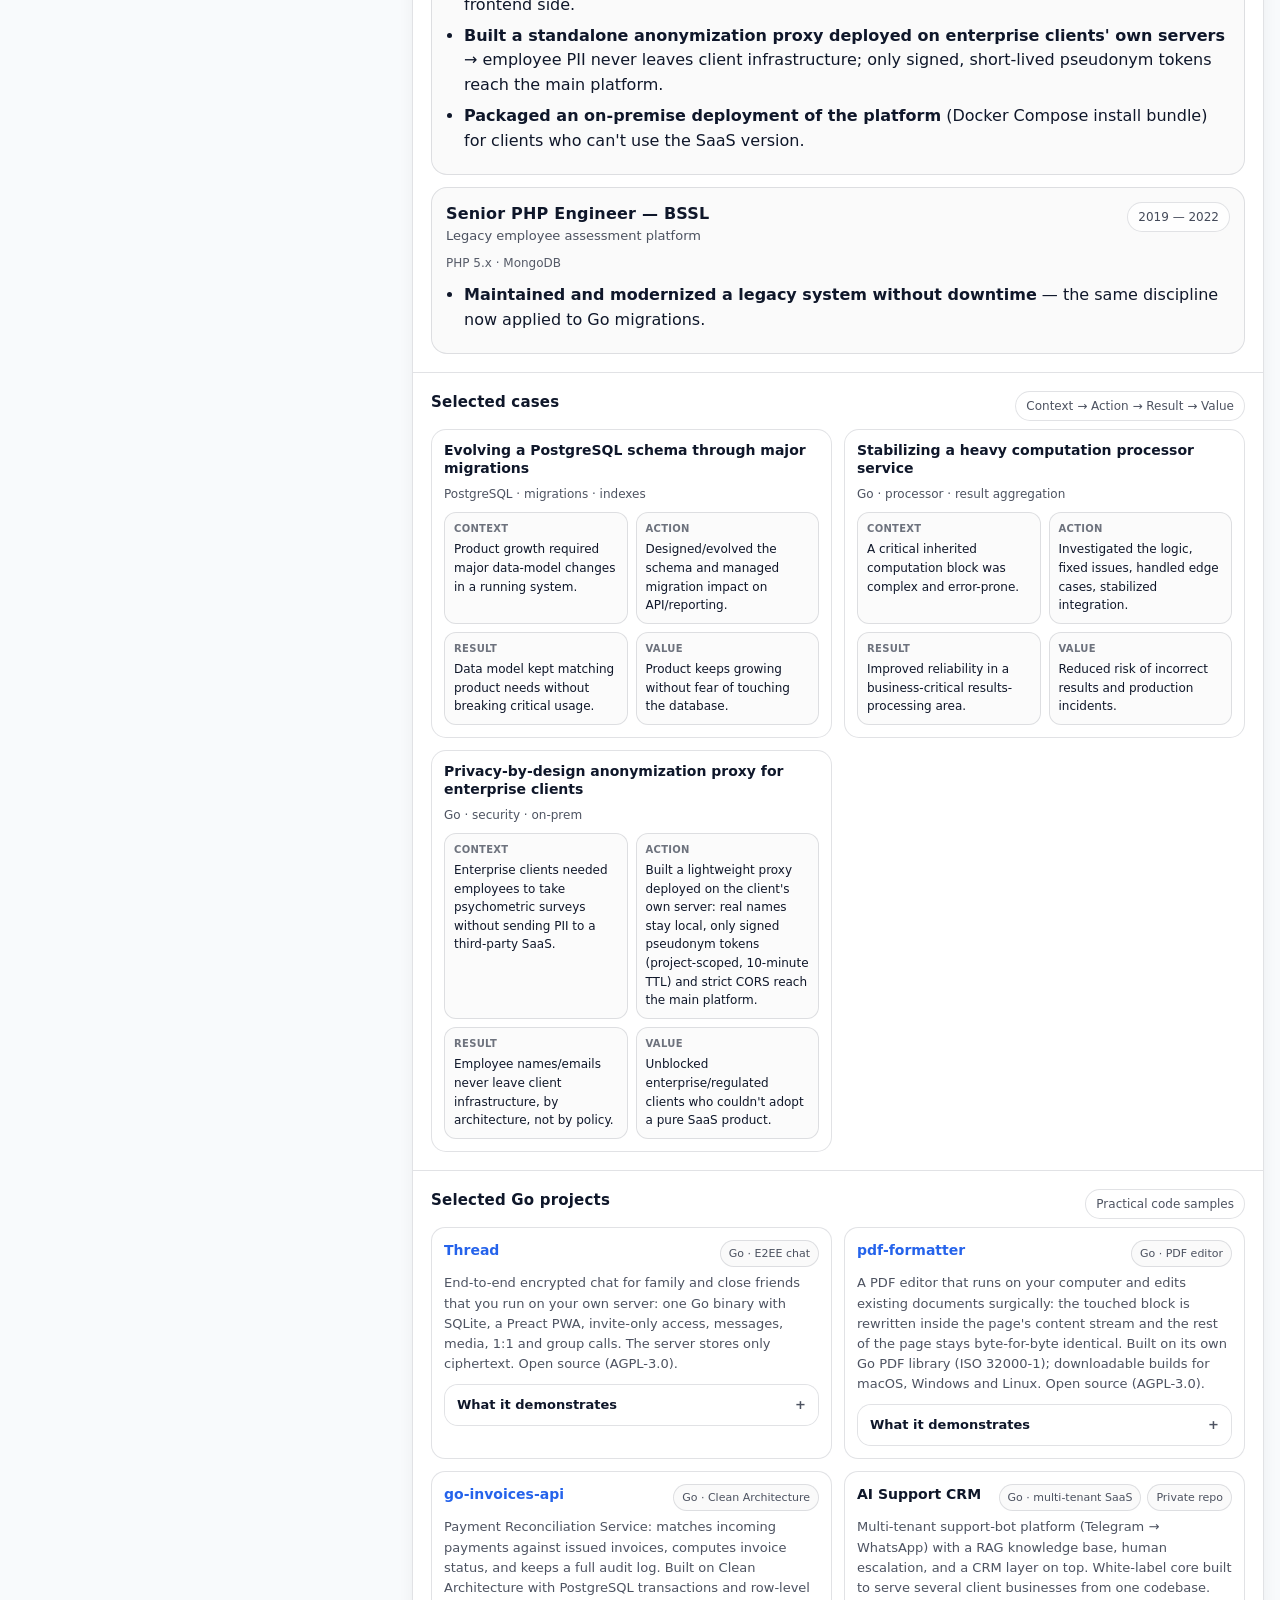
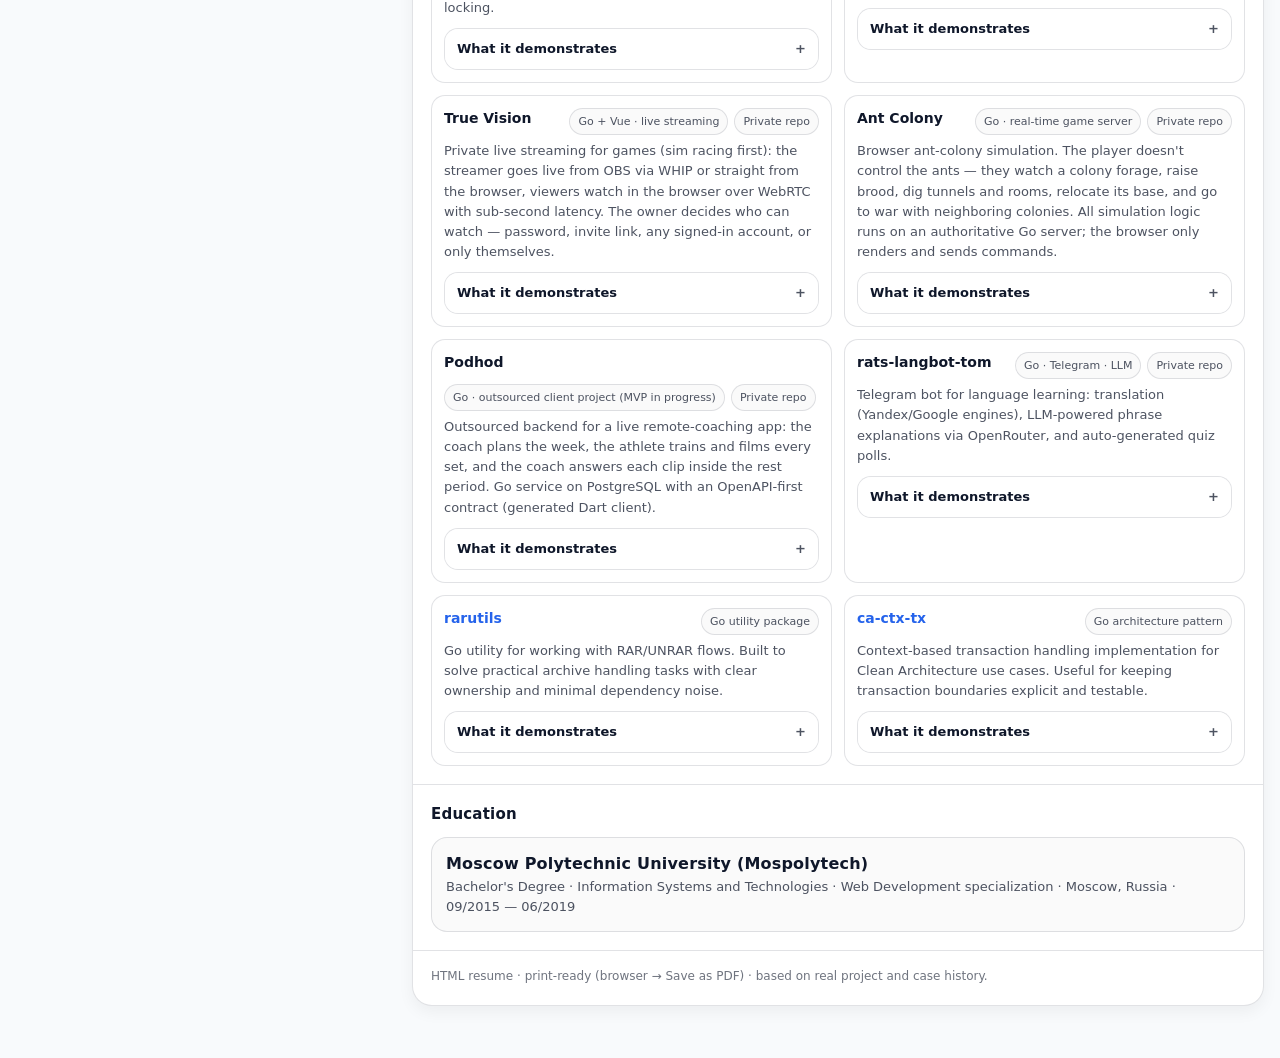
<file: roles/senior-go/index.html>
<!doctype html>
<html lang="en">
  <head>
    <meta charset="utf-8" />
    <meta name="viewport" content="width=device-width, initial-scale=1" />
    <title>Aidar Saifutdinov — Senior Go Engineer (Backend, APIs, Clean Architecture)</title>
    <meta name="description" content="Senior Go engineer since 2022 on a live product (azimuth.team). Owns services end-to-end: Echo REST APIs, PostgreSQL schema evolution, Clean Architecture, and the infra they run on." />
    <link rel="canonical" href="https://saifutdinov.github.io/roles/senior-go/" />
    <link rel="alternate" hreflang="en" href="https://saifutdinov.github.io/roles/senior-go/" />
    <link rel="alternate" hreflang="ru" href="https://saifutdinov.github.io/ru/roles/senior-go/" />

    <meta property="og:type" content="profile" />
    <meta property="og:site_name" content="Aidar Saifutdinov — Resume" />
    <meta property="og:title" content="Aidar Saifutdinov — Senior Go Engineer" />
    <meta property="og:description" content="Go/Echo backend architecture, PostgreSQL schema evolution, Clean Architecture, production ownership." />
    <meta property="og:url" content="https://saifutdinov.github.io/roles/senior-go/" />
    <meta property="og:locale" content="en_US" />
    <meta property="og:locale:alternate" content="ru_RU" />
    <meta property="og:image" content="https://saifutdinov.github.io/assets/og/og-en.jpg" />
    <meta property="og:image:width" content="1200" />
    <meta property="og:image:height" content="630" />
    <meta property="og:image:type" content="image/jpeg" />
    <meta property="og:image:alt" content="Aidar Saifutdinov — Senior Go Engineer" />

    <meta name="twitter:card" content="summary_large_image" />
    <meta name="twitter:title" content="Aidar Saifutdinov — Senior Go Engineer" />
    <meta name="twitter:description" content="Go/Echo backend architecture, PostgreSQL schema evolution, Clean Architecture, production ownership." />
    <meta name="twitter:image" content="https://saifutdinov.github.io/assets/og/og-en.jpg" />

    <meta name="theme-color" content="#ffffff" />
    <link rel="stylesheet" href="/assets/css/resume.css" />
    <script type="application/ld+json">{"@context": "https://schema.org", "@type": "Person", "name": "Aidar Saifutdinov", "url": "https://saifutdinov.github.io/roles/senior-go/", "image": "https://saifutdinov.github.io/assets/images/avatar.jpg", "jobTitle": "Senior Go Engineer", "description": "Go/Echo backend architecture, PostgreSQL schema evolution, Clean Architecture, production ownership.", "email": "mailto:sayfutdinov.aydar.web@gmail.com", "address": {"@type": "PostalAddress", "addressCountry": "ES"}, "sameAs": ["https://github.com/saifutdinov", "https://www.linkedin.com/in/sayfutdinov-aydar/", "https://t.me/Saifutdinov_a"], "alumniOf": {"@type": "CollegeOrUniversity", "name": "Moscow Polytechnic University"}, "knowsLanguage": ["ru", "ba", "en", "es"]}</script>
    <script src="/assets/js/resume.js" defer></script>
  </head>
  <body>
    <!-- print / save-as-PDF: native browser function, no library -->
    <div class="wrap">
      <div class="topbar">
        <div class="brand">
          <div class="brand-mark" aria-hidden="true"></div>
          <div class="brand-title">Resume</div>
          <div class="pill"><span class="mono">saifutdinov.github.io</span></div>
        </div>
        <div class="actions">
          <div class="pill">Language: <strong>EN</strong> <span class="sep">|</span> <a href="/ru/roles/senior-go/">RU</a></div>
          <button class="pill" type="button" onclick="window.print()"><svg class="i"><use href="/assets/svg/icons.svg#ic-print"/></svg>Print / Save PDF</button>
        </div>
      </div>

      <nav class="rolenav" aria-label="Resume versions">
        <a class="rolelink" href="/">Portfolio</a>
        <a class="rolelink" href="/roles/team-lead/">Team Lead</a>
        <a class="rolelink" href="/roles/senior-go/" aria-current="page">Senior Go</a>
        <a class="rolelink" href="/roles/senior-php/">Senior PHP</a>
        <a class="rolelink" href="/roles/devops/">DevOps</a>
        <a class="rolelink" href="/roles/python/">Python</a>
        <a class="rolelink" href="/roles/freelance/">Freelance</a>
      </nav>

      <div class="layout">
        <aside class="panel">
          <div class="pad">
            <div class="hero">
              <div class="avatar">
                <img src="/assets/images/avatar.jpg" alt="Aidar Saifutdinov" onerror="this.remove();this.parentElement.textContent='Avatar';" />
              </div>
              <div>
                <h1>Aidar Saifutdinov</h1>
                <div class="subtitle">Senior Go Engineer</div>
                <div class="sub2">Go-first since 2022 · REST APIs, Clean Architecture, PostgreSQL, production ownership</div>
              </div>
            </div>
            <div class="chips">
              <span class="chip"><svg class="i"><use href="/assets/svg/icons.svg#ic-code"/></svg>Go / Echo</span>
              <span class="chip"><svg class="i"><use href="/assets/svg/icons.svg#ic-code"/></svg>Clean Architecture</span>
              <span class="chip"><svg class="i"><use href="/assets/svg/icons.svg#ic-code"/></svg>PostgreSQL</span>
              <span class="chip"><svg class="i"><use href="/assets/svg/icons.svg#ic-code"/></svg>gRPC-ready</span>
            </div>
          </div>
          <div class="divider"></div>
          <div class="pad">
            <h2>Contacts</h2>
            <div class="kv-list">
              <div class="kv"><span class="icon"><svg class="i"><use href="/assets/svg/icons.svg#ic-mail"/></svg></span><div class="v"><span class="label">Email</span><a href="mailto:sayfutdinov.aydar.web@gmail.com">sayfutdinov.aydar.web@gmail.com</a></div></div>
              <div class="kv"><span class="icon"><svg class="i"><use href="/assets/svg/icons.svg#ic-gh"/></svg></span><div class="v"><span class="label">GitHub</span><a href="https://github.com/saifutdinov" target="_blank" rel="noopener">github.com/saifutdinov</a></div></div>
              <div class="kv"><span class="icon"><svg class="i"><use href="/assets/svg/icons.svg#ic-linkedin"/></svg></span><div class="v"><span class="label">LinkedIn</span><a href="https://linkedin.com/in/sayfutdinov-aydar/" target="_blank" rel="noopener">linkedin.com/in/sayfutdinov-aydar</a></div></div>
              <div class="kv"><span class="icon"><svg class="i"><use href="/assets/svg/icons.svg#ic-telegram"/></svg></span><div class="v"><span class="label">Telegram</span><a href="https://t.me/Saifutdinov_a" target="_blank" rel="noopener">@Saifutdinov_a</a></div></div>
              <div class="kv"><span class="icon"><svg class="i"><use href="/assets/svg/icons.svg#ic-pin"/></svg></span><div class="v"><span class="label">Location</span>Spain (La Unión) · EU time zone · remote / relocation discussable</div></div>
              <div class="kv"><span class="icon"><svg class="i"><use href="/assets/svg/icons.svg#ic-ai"/></svg></span><div class="v"><span class="label">Languages</span>Russian & Bashkir (native) · English B2 · Spanish (learning)</div></div>
            </div>
          </div>
        </aside>

        <main class="panel">
          <section class="section">
            <div class="headline">
              <h2>Profile</h2>
              <div class="tagline">Backend engineer, Go-first</div>
            </div>
            <p>Senior backend engineer. Go-first since 2022, building and running the backend of azimuth.team (HR-tech, PostgreSQL, Redis, Docker) end-to-end: architecture, APIs, schema evolution, and the infra it runs on. 9 more years in PHP before that, so legacy/database instincts carry over. Outside work I ship Go products end to end: an end-to-end encrypted chat server, a PDF editor on its own PDF library, a live-streaming backend.</p>
            <div class="outcomes">
              <b>Why this fits</b>
              <ul style="margin-top:0">
                <li>Ships production Go under Clean Architecture, not just scripts.
                <li>Comfortable owning PostgreSQL schema evolution under a live, growing product.
                <li>Writes small internal packages (maps/slices/cache/context-tx) instead of reaching for a dependency.</li>
              </ul>
            </div>
          </section>
          <section class="section">
            <div class="headline">
              <h2>Key skills</h2>
              <div class="tagline">Go-centric</div>
            </div>
            <div class="grid2">
              <div class="card"><div class="title" style="margin-bottom:6px">Go</div><ul style="margin-top:0"><li>Echo framework, REST API design</li><li>Clean Architecture layering</li><li>Generics (see goslice)</li><li>Context-based transaction handling (ca-ctx-tx)</li><li>Custom packages: maps/slices/cache/errors</li><li>Connect-RPC + protobuf (buf), WebSocket hubs, WebRTC signalling (WHIP/WHEP)</li><li>Hand-written PDF library (ISO 32000-1): parsing, content streams, fonts</li><li>Security-minded backends: argon2id, E2EE key flows, SSRF guards</li></ul></div>
              <div class="card"><div class="title" style="margin-bottom:6px">Data</div><ul style="margin-top:0"><li>PostgreSQL: schema evolution, migrations, indexes</li><li>Redis (caching)</li><li>MongoDB (legacy interop)</li><li>SQLite (WAL) for small self-hosted servers, with encrypted backups</li></ul></div>
              <div class="card"><div class="title" style="margin-bottom:6px">Delivery</div><ul style="margin-top:0"><li>GitLab CI/CD for Go services</li><li>Docker / docker-compose</li><li>Nginx + TLS automation (Certbot)</li><li>Code-review-driven consistency</li></ul></div>
            </div>
          </section>
          <section class="section">
            <div class="headline">
              <h2>Experience</h2>
              <div class="tagline">Go-relevant history</div>
            </div>
            <div class="timeline">
              <div class="card">
              <div class="head">
                <div>
                  <div class="title">Senior Backend Engineer (Go) — Azimuth</div>
                  <div class="meta">HR Tech / employee assessment platform</div>
                </div>
                <div class="when">2022 — Present</div>
              </div>
              <div class="stackline">Go · Echo · Clean Architecture · PostgreSQL · Redis · Docker · Nginx · GitLab CI/CD</div>
              <ul><li><b>Built and optimized REST APIs with the Echo framework</b> end-to-end, including auth, validation, and error handling.</li><li><b>Evolved the PostgreSQL schema through major migrations</b> → product kept growing without breaking reporting or core flows.</li><li><b>Stabilized a critical Go processor service</b> (heavy math + result aggregation) the product depends on.</li><li><b>Wrote internal Go packages for maps/slices/requests/caching</b> instead of pulling in dependencies for small problems.</li><li><b>Implemented an alerting flow with goroutines/channels</b> and React long-polling on the frontend side.</li><li><b>Built a standalone anonymization proxy deployed on enterprise clients' own servers</b> → employee PII never leaves client infrastructure; only signed, short-lived pseudonym tokens reach the main platform.</li><li><b>Packaged an on-premise deployment of the platform</b> (Docker Compose install bundle) for clients who can't use the SaaS version.</li></ul>
            </div>
            <div class="card">
              <div class="head">
                <div>
                  <div class="title">Senior PHP Engineer — BSSL</div>
                  <div class="meta">Legacy employee assessment platform</div>
                </div>
                <div class="when">2019 — 2022</div>
              </div>
              <div class="stackline">PHP 5.x · MongoDB</div>
              <ul><li><b>Maintained and modernized a legacy system without downtime</b> — the same discipline now applied to Go migrations.</li></ul>
            </div>
            </div>
          </section>
          <section class="section">
            <div class="headline">
              <h2>Selected cases</h2>
              <div class="tagline">Context → Action → Result → Value</div>
            </div>
            <div class="grid2">
              <div class="case">
                <h3>Evolving a PostgreSQL schema through major migrations</h3>
                <div class="case-meta">PostgreSQL · migrations · indexes</div>
                <div class="kv4">
                  <div class="mini"><b>CONTEXT</b>Product growth required major data-model changes in a running system.</div>
                  <div class="mini"><b>ACTION</b>Designed/evolved the schema and managed migration impact on API/reporting.</div>
                  <div class="mini"><b>RESULT</b>Data model kept matching product needs without breaking critical usage.</div>
                  <div class="mini"><b>VALUE</b>Product keeps growing without fear of touching the database.</div>
                </div>
              </div>
              <div class="case">
                <h3>Stabilizing a heavy computation processor service</h3>
                <div class="case-meta">Go · processor · result aggregation</div>
                <div class="kv4">
                  <div class="mini"><b>CONTEXT</b>A critical inherited computation block was complex and error-prone.</div>
                  <div class="mini"><b>ACTION</b>Investigated the logic, fixed issues, handled edge cases, stabilized integration.</div>
                  <div class="mini"><b>RESULT</b>Improved reliability in a business-critical results-processing area.</div>
                  <div class="mini"><b>VALUE</b>Reduced risk of incorrect results and production incidents.</div>
                </div>
              </div>
              <div class="case">
                <h3>Privacy-by-design anonymization proxy for enterprise clients</h3>
                <div class="case-meta">Go · security · on-prem</div>
                <div class="kv4">
                  <div class="mini"><b>CONTEXT</b>Enterprise clients needed employees to take psychometric surveys without sending PII to a third-party SaaS.</div>
                  <div class="mini"><b>ACTION</b>Built a lightweight proxy deployed on the client's own server: real names stay local, only signed pseudonym tokens (project-scoped, 10-minute TTL) and strict CORS reach the main platform.</div>
                  <div class="mini"><b>RESULT</b>Employee names/emails never leave client infrastructure, by architecture, not by policy.</div>
                  <div class="mini"><b>VALUE</b>Unblocked enterprise/regulated clients who couldn't adopt a pure SaaS product.</div>
                </div>
              </div>
            </div>
          </section>
          <section class="section">
            <div class="headline">
              <h2>Selected Go projects</h2>
              <div class="tagline">Practical code samples</div>
            </div>
            <div class="grid2">
              <div class="project">
                <div class="project-title">
                  <div class="name"><a href="https://github.com/saifutdinov/thread" target="_blank" rel="noopener">Thread</a></div>
                  <div style="display:flex;gap:6px;flex-wrap:wrap"><div class="repo-badge">Go · E2EE chat</div></div>
                </div>
                <div class="small">End-to-end encrypted chat for family and close friends that you run on your own server: one Go binary with SQLite, a Preact PWA, invite-only access, messages, media, 1:1 and group calls. The server stores only ciphertext. Open source (AGPL-3.0).</div>
                <details class="fold">
                  <summary>What it demonstrates</summary>
                  <div class="fold-body"><ul><li>Own E2EE design on standard WebCrypto primitives (ECDH/ECDSA P-256, AES-256-GCM, HKDF) with device approval and safety codes — and its limits stated openly (not independently audited).</li><li>Real-time core in Go: WebSocket hub, Web Push with ciphertext payloads, 1:1 WebRTC calls with sealed signalling and TURN, group calls through LiveKit with end-to-end encrypted frames.</li><li>Small-server engineering: runs on a 1 GB VPS — SQLite (WAL), argon2id passwords, SSRF-guarded link previews, encrypted daily backups to S3, Prometheus metrics.</li><li>Decisions recorded as ADRs; Go and TypeScript test suites, real-browser call tests and CI.</li></ul></div>
                </details>
              </div>
              <div class="project">
                <div class="project-title">
                  <div class="name"><a href="https://github.com/saifutdinov/pdf-formatter" target="_blank" rel="noopener">pdf-formatter</a></div>
                  <div style="display:flex;gap:6px;flex-wrap:wrap"><div class="repo-badge">Go · PDF editor</div></div>
                </div>
                <div class="small">A PDF editor that runs on your computer and edits existing documents surgically: the touched block is rewritten inside the page's content stream and the rest of the page stays byte-for-byte identical. Built on its own Go PDF library (ISO 32000-1); downloadable builds for macOS, Windows and Linux. Open source (AGPL-3.0).</div>
                <details class="fold">
                  <summary>What it demonstrates</summary>
                  <div class="fold-body"><ul><li>Hand-written PDF library in Go: parser and writer, xref/object streams, filters, encryption (standard handler, revisions 2–6), fonts and CMaps, TrueType embedding, content-stream rewriting, forms and bookmarks — about 21k lines of Go with 24 test files.</li><li>Non-destructive model: the source file is never changed; a document is the source plus an operation log, the new PDF is a pure function of both, and undo removes the last operation.</li><li>Documents never leave the machine: the server listens on 127.0.0.1 only, and the interface and fonts are embedded into one executable per platform.</li><li>Shipped as releases (macOS .dmg, Windows and Linux builds); output files are verified with qpdf in the test image.</li></ul></div>
                </details>
              </div>
              <div class="project">
                <div class="project-title">
                  <div class="name"><a href="https://github.com/saifutdinov/go-invoices-api" target="_blank" rel="noopener">go-invoices-api</a></div>
                  <div style="display:flex;gap:6px;flex-wrap:wrap"><div class="repo-badge">Go · Clean Architecture</div></div>
                </div>
                <div class="small">Payment Reconciliation Service: matches incoming payments against issued invoices, computes invoice status, and keeps a full audit log. Built on Clean Architecture with PostgreSQL transactions and row-level locking.</div>
                <details class="fold">
                  <summary>What it demonstrates</summary>
                  <div class="fold-body"><ul><li>Idempotent payment processing under concurrent access — row-level locking (SELECT ... FOR UPDATE) around every reconciliation transaction.</li><li>Invoice status computed from payment allocations (unmatched / partially paid / paid / overpaid), with a full audit trail of every discrepancy.</li><li>A small custom scheduler (`chronos`) for background reconciliation instead of pulling in a message broker.</li><li>Money stored as integer minor units to avoid floating-point errors in financial calculations.</li></ul></div>
                </details>
              </div>
              <div class="project">
                <div class="project-title">
                  <div class="name">AI Support CRM</div>
                  <div style="display:flex;gap:6px;flex-wrap:wrap"><div class="repo-badge">Go · multi-tenant SaaS</div><div class="repo-badge">Private repo</div></div>
                </div>
                <div class="small">Multi-tenant support-bot platform (Telegram → WhatsApp) with a RAG knowledge base, human escalation, and a CRM layer on top. White-label core built to serve several client businesses from one codebase.</div>
                <details class="fold">
                  <summary>What it demonstrates</summary>
                  <div class="fold-body"><ul><li>Go backend architecture: row-level-security multi-tenancy, RAG pipeline, background jobs.</li><li>Provider-agnostic billing (Stripe + ЮKassa) with idempotent webhook handling.</li><li>Security-conscious design: CORS allowlists, rate limiting, SSRF guarding on outbound webhooks.</li><li>Prometheus/Grafana observability and a documented, phased architecture evolution.</li></ul></div>
                </details>
              </div>
              <div class="project">
                <div class="project-title">
                  <div class="name">True Vision</div>
                  <div style="display:flex;gap:6px;flex-wrap:wrap"><div class="repo-badge">Go + Vue · live streaming</div><div class="repo-badge">Private repo</div></div>
                </div>
                <div class="small">Private live streaming for games (sim racing first): the streamer goes live from OBS via WHIP or straight from the browser, viewers watch in the browser over WebRTC with sub-second latency. The owner decides who can watch — password, invite link, any signed-in account, or only themselves.</div>
                <details class="fold">
                  <summary>What it demonstrates</summary>
                  <div class="fold-body"><ul><li>Signalling-only Go backend (Connect-RPC API, SQLite): video never passes through Go — it flows over UDP between OBS, MediaMTX and browsers.</li><li>Access control that is re-checked live: one decision function at connect time, a one-time ticket plus a MediaMTX hook that re-verifies, and a ~6-second reconciliation loop that kicks viewers whose access was revoked.</li><li>Release pipeline that backs up the database, proves the backup by restoring it, and only then migrates and swaps the container; a failed check stops the release and the old version keeps serving.</li><li>protobuf/buf-generated API, Go tests and real-browser E2E against a real MediaMTX.</li></ul></div>
                </details>
              </div>
              <div class="project">
                <div class="project-title">
                  <div class="name">Ant Colony</div>
                  <div style="display:flex;gap:6px;flex-wrap:wrap"><div class="repo-badge">Go · real-time game server</div><div class="repo-badge">Private repo</div></div>
                </div>
                <div class="small">Browser ant-colony simulation. The player doesn't control the ants — they watch a colony forage, raise brood, dig tunnels and rooms, relocate its base, and go to war with neighboring colonies. All simulation logic runs on an authoritative Go server; the browser only renders and sends commands.</div>
                <details class="fold">
                  <summary>What it demonstrates</summary>
                  <div class="fold-body"><ul><li>Single-goroutine authoritative game engine — no per-entity goroutines, no world mutex; state changes only through commands, immutable snapshots handed outward.</li><li>WebSocket protocol with snapshot + delta frames and compressed chunk streaming for a live, persistent world.</li><li>SQLite persistence with versioned snapshots plus a Redis hot cache — the simulation survives server restarts.</li><li>Deterministic seeded RNG, A*/flow-field navigation, and a full test suite run with -race.</li></ul></div>
                </details>
              </div>
              <div class="project">
                <div class="project-title">
                  <div class="name">Podhod</div>
                  <div style="display:flex;gap:6px;flex-wrap:wrap"><div class="repo-badge">Go · outsourced client project (MVP in progress)</div><div class="repo-badge">Private repo</div></div>
                </div>
                <div class="small">Outsourced backend for a live remote-coaching app: the coach plans the week, the athlete trains and films every set, and the coach answers each clip inside the rest period. Go service on PostgreSQL with an OpenAPI-first contract (generated Dart client).</div>
                <details class="fold">
                  <summary>What it demonstrates</summary>
                  <div class="fold-body"><ul><li>Built the Go service foundation: one environment-driven config, JSON logs, embedded goose migrations, liveness/readiness probes, Prometheus metrics, an adapted CI pipeline and a multi-arch container image.</li><li>Spec-first delivery with the client's templates: SPEC, ADRs, enforced module boundaries, and an OpenAPI contract that generates server stubs and the client.</li><li>Targets the client's GitOps platform (k3s + Argo CD, CloudNativePG Postgres); first deploy pending.</li></ul></div>
                </details>
              </div>
              <div class="project">
                <div class="project-title">
                  <div class="name">rats-langbot-tom</div>
                  <div style="display:flex;gap:6px;flex-wrap:wrap"><div class="repo-badge">Go · Telegram · LLM</div><div class="repo-badge">Private repo</div></div>
                </div>
                <div class="small">Telegram bot for language learning: translation (Yandex/Google engines), LLM-powered phrase explanations via OpenRouter, and auto-generated quiz polls.</div>
                <details class="fold">
                  <summary>What it demonstrates</summary>
                  <div class="fold-body"><ul><li>Integrates multiple external APIs from Go (OpenRouter LLM, Yandex Translate, Google Translate) behind one command interface.</li><li>LLM-generated structured output (quiz question + variants + answer) parsed and turned into a native Telegram poll.</li><li>Deployed on Fly.io — a small, real, always-on AI-assisted tool, not a demo.</li></ul></div>
                </details>
              </div>
              <div class="project">
                <div class="project-title">
                  <div class="name"><a href="https://github.com/saifutdinov/rarutils" target="_blank" rel="noopener">rarutils</a></div>
                  <div style="display:flex;gap:6px;flex-wrap:wrap"><div class="repo-badge">Go utility package</div></div>
                </div>
                <div class="small">Go utility for working with RAR/UNRAR flows. Built to solve practical archive handling tasks with clear ownership and minimal dependency noise.</div>
                <details class="fold">
                  <summary>What it demonstrates</summary>
                  <div class="fold-body"><ul><li>Writing your own Go packages for real project needs.</li><li>Tooling mindset and pragmatic utility engineering.</li></ul></div>
                </details>
              </div>
              <div class="project">
                <div class="project-title">
                  <div class="name"><a href="https://github.com/saifutdinov/ca-ctx-tx" target="_blank" rel="noopener">ca-ctx-tx</a></div>
                  <div style="display:flex;gap:6px;flex-wrap:wrap"><div class="repo-badge">Go architecture pattern</div></div>
                </div>
                <div class="small">Context-based transaction handling implementation for Clean Architecture use cases. Useful for keeping transaction boundaries explicit and testable.</div>
                <details class="fold">
                  <summary>What it demonstrates</summary>
                  <div class="fold-body"><ul><li>Clean Architecture-oriented transaction orchestration.</li><li>Backend design thinking beyond basic CRUD.</li></ul></div>
                </details>
              </div>
            </div>
          </section>
          <section class="section">
            <h2>Education</h2>
            <div class="card">
              <div class="title">Moscow Polytechnic University (Mospolytech)</div>
              <div class="meta">Bachelor's Degree · Information Systems and Technologies · Web Development specialization · Moscow, Russia · 09/2015 — 06/2019</div>
            </div>
          </section>
          <div class="footer">HTML resume · print-ready (browser → Save as PDF) · based on real project and case history.</div>
        </main>
      </div>
    </div>
  </body>
</html>
</file>
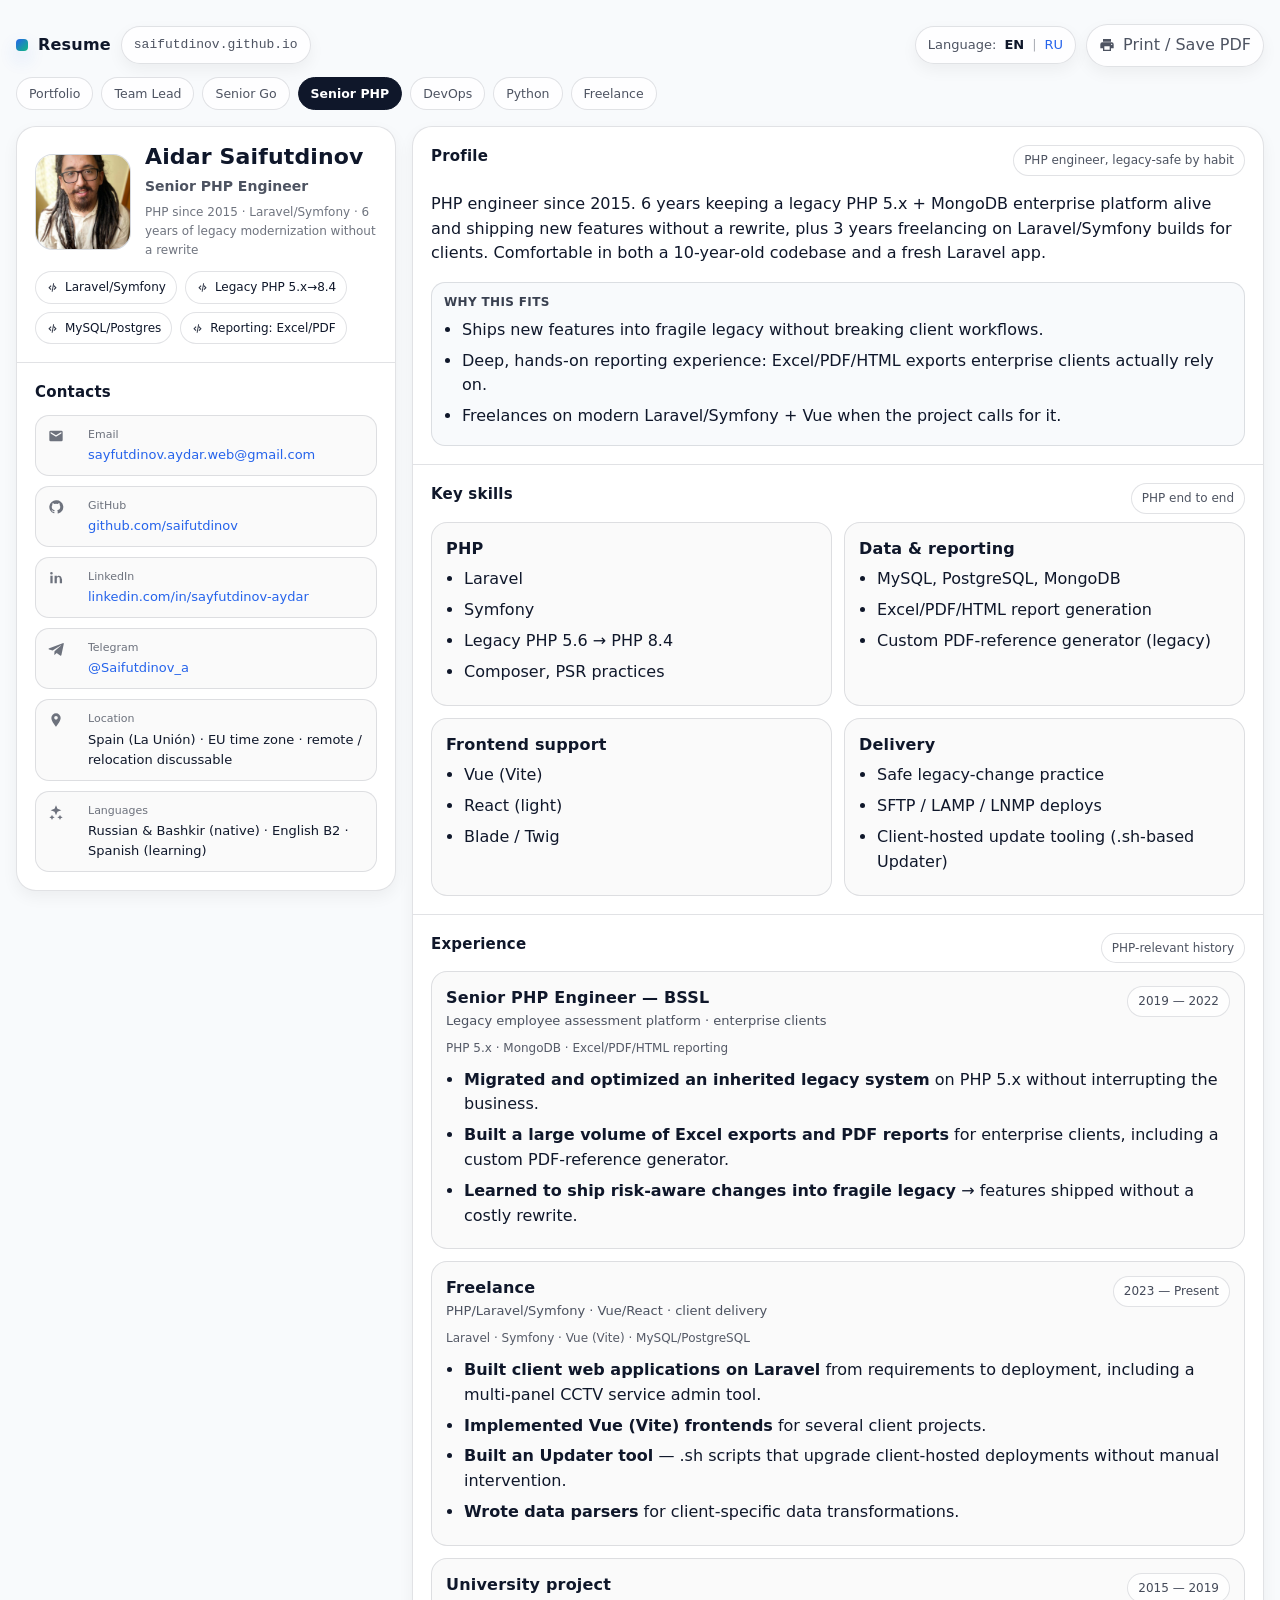
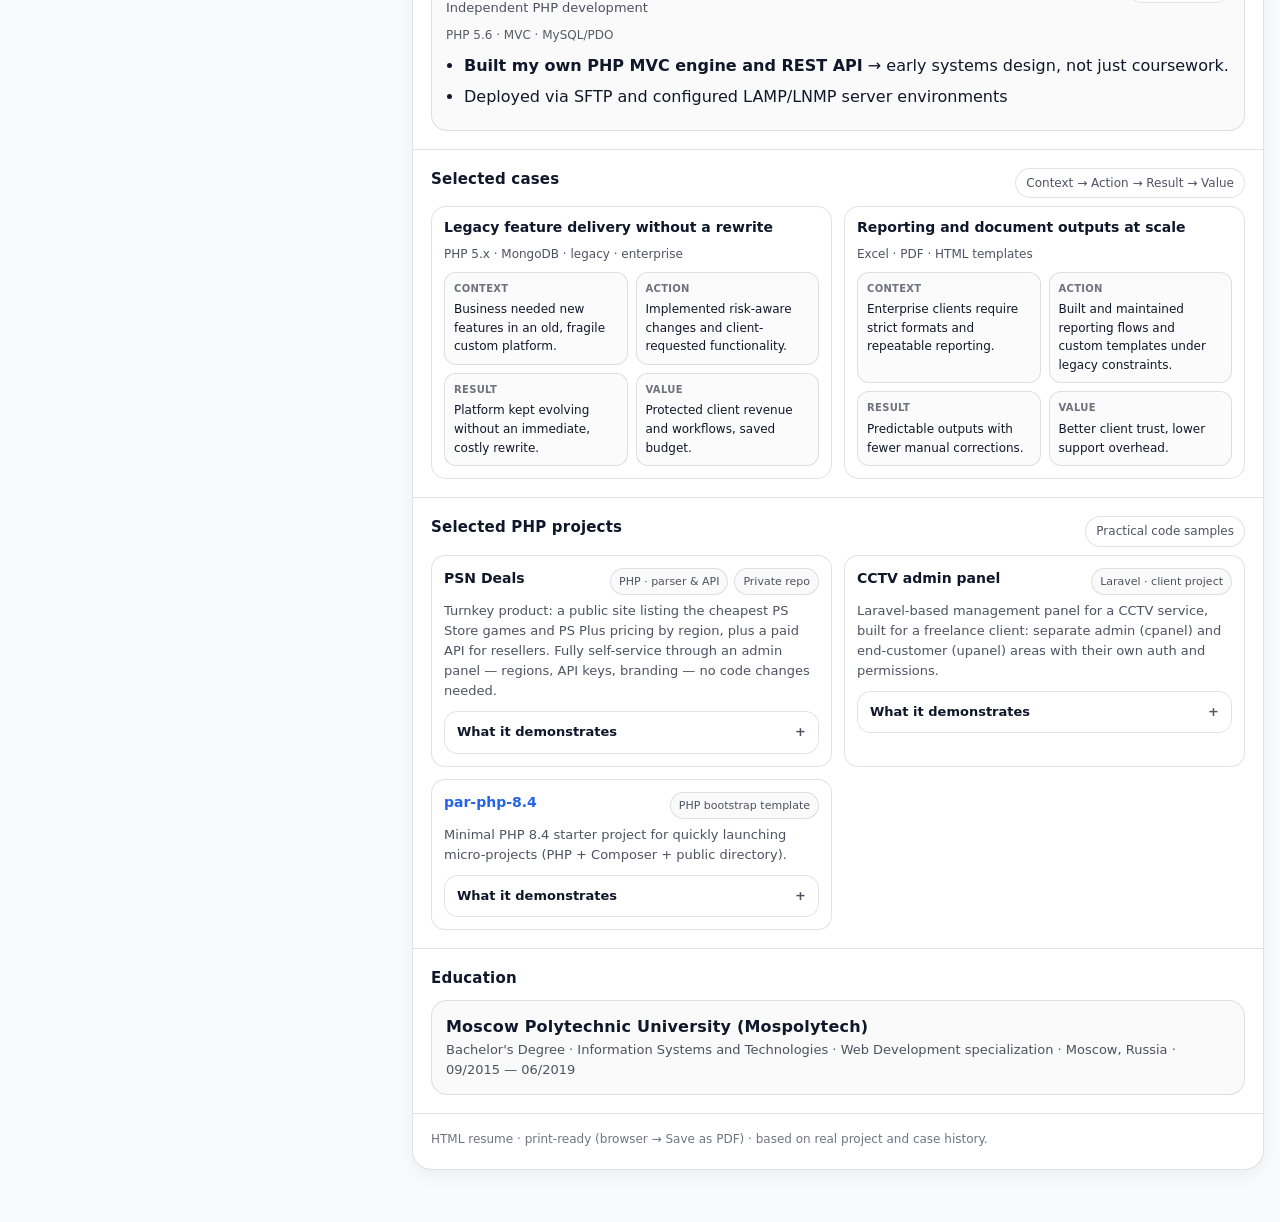
<file: roles/senior-php/index.html>
<!doctype html>
<html lang="en">
  <head>
    <meta charset="utf-8" />
    <meta name="viewport" content="width=device-width, initial-scale=1" />
    <title>Aidar Saifutdinov — Senior PHP Engineer (Laravel/Symfony, legacy modernization)</title>
    <meta name="description" content="PHP engineer since 2015: 6 years maintaining and extending a legacy PHP 5.x + MongoDB platform without a rewrite, plus 3 years freelancing on Laravel/Symfony builds." />
    <link rel="canonical" href="https://saifutdinov.github.io/roles/senior-php/" />
    <link rel="alternate" hreflang="en" href="https://saifutdinov.github.io/roles/senior-php/" />
    <link rel="alternate" hreflang="ru" href="https://saifutdinov.github.io/ru/roles/senior-php/" />

    <meta property="og:type" content="profile" />
    <meta property="og:site_name" content="Aidar Saifutdinov — Resume" />
    <meta property="og:title" content="Aidar Saifutdinov — Senior PHP Engineer" />
    <meta property="og:description" content="Laravel/Symfony + legacy PHP modernization, MySQL/PostgreSQL/MongoDB, Excel/PDF reporting." />
    <meta property="og:url" content="https://saifutdinov.github.io/roles/senior-php/" />
    <meta property="og:locale" content="en_US" />
    <meta property="og:locale:alternate" content="ru_RU" />
    <meta property="og:image" content="https://saifutdinov.github.io/assets/og/og-en.jpg" />
    <meta property="og:image:width" content="1200" />
    <meta property="og:image:height" content="630" />
    <meta property="og:image:type" content="image/jpeg" />
    <meta property="og:image:alt" content="Aidar Saifutdinov — Senior PHP Engineer" />

    <meta name="twitter:card" content="summary_large_image" />
    <meta name="twitter:title" content="Aidar Saifutdinov — Senior PHP Engineer" />
    <meta name="twitter:description" content="Laravel/Symfony + legacy PHP modernization, MySQL/PostgreSQL/MongoDB, Excel/PDF reporting." />
    <meta name="twitter:image" content="https://saifutdinov.github.io/assets/og/og-en.jpg" />

    <meta name="theme-color" content="#ffffff" />
    <link rel="stylesheet" href="/assets/css/resume.css" />
    <script type="application/ld+json">{"@context": "https://schema.org", "@type": "Person", "name": "Aidar Saifutdinov", "url": "https://saifutdinov.github.io/roles/senior-php/", "image": "https://saifutdinov.github.io/assets/images/avatar.jpg", "jobTitle": "Senior PHP Engineer", "description": "Laravel/Symfony + legacy PHP modernization, MySQL/PostgreSQL/MongoDB, Excel/PDF reporting.", "email": "mailto:sayfutdinov.aydar.web@gmail.com", "address": {"@type": "PostalAddress", "addressCountry": "ES"}, "sameAs": ["https://github.com/saifutdinov", "https://www.linkedin.com/in/sayfutdinov-aydar/", "https://t.me/Saifutdinov_a"], "alumniOf": {"@type": "CollegeOrUniversity", "name": "Moscow Polytechnic University"}, "knowsLanguage": ["ru", "ba", "en", "es"]}</script>
    <script src="/assets/js/resume.js" defer></script>
  </head>
  <body>
    <!-- print / save-as-PDF: native browser function, no library -->
    <div class="wrap">
      <div class="topbar">
        <div class="brand">
          <div class="brand-mark" aria-hidden="true"></div>
          <div class="brand-title">Resume</div>
          <div class="pill"><span class="mono">saifutdinov.github.io</span></div>
        </div>
        <div class="actions">
          <div class="pill">Language: <strong>EN</strong> <span class="sep">|</span> <a href="/ru/roles/senior-php/">RU</a></div>
          <button class="pill" type="button" onclick="window.print()"><svg class="i"><use href="/assets/svg/icons.svg#ic-print"/></svg>Print / Save PDF</button>
        </div>
      </div>

      <nav class="rolenav" aria-label="Resume versions">
        <a class="rolelink" href="/">Portfolio</a>
        <a class="rolelink" href="/roles/team-lead/">Team Lead</a>
        <a class="rolelink" href="/roles/senior-go/">Senior Go</a>
        <a class="rolelink" href="/roles/senior-php/" aria-current="page">Senior PHP</a>
        <a class="rolelink" href="/roles/devops/">DevOps</a>
        <a class="rolelink" href="/roles/python/">Python</a>
        <a class="rolelink" href="/roles/freelance/">Freelance</a>
      </nav>

      <div class="layout">
        <aside class="panel">
          <div class="pad">
            <div class="hero">
              <div class="avatar">
                <img src="/assets/images/avatar.jpg" alt="Aidar Saifutdinov" onerror="this.remove();this.parentElement.textContent='Avatar';" />
              </div>
              <div>
                <h1>Aidar Saifutdinov</h1>
                <div class="subtitle">Senior PHP Engineer</div>
                <div class="sub2">PHP since 2015 · Laravel/Symfony · 6 years of legacy modernization without a rewrite</div>
              </div>
            </div>
            <div class="chips">
              <span class="chip"><svg class="i"><use href="/assets/svg/icons.svg#ic-code"/></svg>Laravel/Symfony</span>
              <span class="chip"><svg class="i"><use href="/assets/svg/icons.svg#ic-code"/></svg>Legacy PHP 5.x→8.4</span>
              <span class="chip"><svg class="i"><use href="/assets/svg/icons.svg#ic-code"/></svg>MySQL/Postgres</span>
              <span class="chip"><svg class="i"><use href="/assets/svg/icons.svg#ic-code"/></svg>Reporting: Excel/PDF</span>
            </div>
          </div>
          <div class="divider"></div>
          <div class="pad">
            <h2>Contacts</h2>
            <div class="kv-list">
              <div class="kv"><span class="icon"><svg class="i"><use href="/assets/svg/icons.svg#ic-mail"/></svg></span><div class="v"><span class="label">Email</span><a href="mailto:sayfutdinov.aydar.web@gmail.com">sayfutdinov.aydar.web@gmail.com</a></div></div>
              <div class="kv"><span class="icon"><svg class="i"><use href="/assets/svg/icons.svg#ic-gh"/></svg></span><div class="v"><span class="label">GitHub</span><a href="https://github.com/saifutdinov" target="_blank" rel="noopener">github.com/saifutdinov</a></div></div>
              <div class="kv"><span class="icon"><svg class="i"><use href="/assets/svg/icons.svg#ic-linkedin"/></svg></span><div class="v"><span class="label">LinkedIn</span><a href="https://linkedin.com/in/sayfutdinov-aydar/" target="_blank" rel="noopener">linkedin.com/in/sayfutdinov-aydar</a></div></div>
              <div class="kv"><span class="icon"><svg class="i"><use href="/assets/svg/icons.svg#ic-telegram"/></svg></span><div class="v"><span class="label">Telegram</span><a href="https://t.me/Saifutdinov_a" target="_blank" rel="noopener">@Saifutdinov_a</a></div></div>
              <div class="kv"><span class="icon"><svg class="i"><use href="/assets/svg/icons.svg#ic-pin"/></svg></span><div class="v"><span class="label">Location</span>Spain (La Unión) · EU time zone · remote / relocation discussable</div></div>
              <div class="kv"><span class="icon"><svg class="i"><use href="/assets/svg/icons.svg#ic-ai"/></svg></span><div class="v"><span class="label">Languages</span>Russian & Bashkir (native) · English B2 · Spanish (learning)</div></div>
            </div>
          </div>
        </aside>

        <main class="panel">
          <section class="section">
            <div class="headline">
              <h2>Profile</h2>
              <div class="tagline">PHP engineer, legacy-safe by habit</div>
            </div>
            <p>PHP engineer since 2015. 6 years keeping a legacy PHP 5.x + MongoDB enterprise platform alive and shipping new features without a rewrite, plus 3 years freelancing on Laravel/Symfony builds for clients. Comfortable in both a 10-year-old codebase and a fresh Laravel app.</p>
            <div class="outcomes">
              <b>Why this fits</b>
              <ul style="margin-top:0">
                <li>Ships new features into fragile legacy without breaking client workflows.
                <li>Deep, hands-on reporting experience: Excel/PDF/HTML exports enterprise clients actually rely on.
                <li>Freelances on modern Laravel/Symfony + Vue when the project calls for it.</li>
              </ul>
            </div>
          </section>
          <section class="section">
            <div class="headline">
              <h2>Key skills</h2>
              <div class="tagline">PHP end to end</div>
            </div>
            <div class="grid2">
              <div class="card"><div class="title" style="margin-bottom:6px">PHP</div><ul style="margin-top:0"><li>Laravel</li><li>Symfony</li><li>Legacy PHP 5.6 → PHP 8.4</li><li>Composer, PSR practices</li></ul></div>
              <div class="card"><div class="title" style="margin-bottom:6px">Data & reporting</div><ul style="margin-top:0"><li>MySQL, PostgreSQL, MongoDB</li><li>Excel/PDF/HTML report generation</li><li>Custom PDF-reference generator (legacy)</li></ul></div>
              <div class="card"><div class="title" style="margin-bottom:6px">Frontend support</div><ul style="margin-top:0"><li>Vue (Vite)</li><li>React (light)</li><li>Blade / Twig</li></ul></div>
              <div class="card"><div class="title" style="margin-bottom:6px">Delivery</div><ul style="margin-top:0"><li>Safe legacy-change practice</li><li>SFTP / LAMP / LNMP deploys</li><li>Client-hosted update tooling (.sh-based Updater)</li></ul></div>
            </div>
          </section>
          <section class="section">
            <div class="headline">
              <h2>Experience</h2>
              <div class="tagline">PHP-relevant history</div>
            </div>
            <div class="timeline">
              <div class="card">
              <div class="head">
                <div>
                  <div class="title">Senior PHP Engineer — BSSL</div>
                  <div class="meta">Legacy employee assessment platform · enterprise clients</div>
                </div>
                <div class="when">2019 — 2022</div>
              </div>
              <div class="stackline">PHP 5.x · MongoDB · Excel/PDF/HTML reporting</div>
              <ul><li><b>Migrated and optimized an inherited legacy system</b> on PHP 5.x without interrupting the business.</li><li><b>Built a large volume of Excel exports and PDF reports</b> for enterprise clients, including a custom PDF-reference generator.</li><li><b>Learned to ship risk-aware changes into fragile legacy</b> → features shipped without a costly rewrite.</li></ul>
            </div>
            <div class="card">
              <div class="head">
                <div>
                  <div class="title">Freelance</div>
                  <div class="meta">PHP/Laravel/Symfony · Vue/React · client delivery</div>
                </div>
                <div class="when">2023 — Present</div>
              </div>
              <div class="stackline">Laravel · Symfony · Vue (Vite) · MySQL/PostgreSQL</div>
              <ul><li><b>Built client web applications on Laravel</b> from requirements to deployment, including a multi-panel CCTV service admin tool.</li><li><b>Implemented Vue (Vite) frontends</b> for several client projects.</li><li><b>Built an Updater tool</b> — .sh scripts that upgrade client-hosted deployments without manual intervention.</li><li><b>Wrote data parsers</b> for client-specific data transformations.</li></ul>
            </div>
            <div class="card">
              <div class="head">
                <div>
                  <div class="title">University project</div>
                  <div class="meta">Independent PHP development</div>
                </div>
                <div class="when">2015 — 2019</div>
              </div>
              <div class="stackline">PHP 5.6 · MVC · MySQL/PDO</div>
              <ul><li><b>Built my own PHP MVC engine and REST API</b> → early systems design, not just coursework.</li><li>Deployed via SFTP and configured LAMP/LNMP server environments</li></ul>
            </div>
            </div>
          </section>
          <section class="section">
            <div class="headline">
              <h2>Selected cases</h2>
              <div class="tagline">Context → Action → Result → Value</div>
            </div>
            <div class="grid2">
              <div class="case">
                <h3>Legacy feature delivery without a rewrite</h3>
                <div class="case-meta">PHP 5.x · MongoDB · legacy · enterprise</div>
                <div class="kv4">
                  <div class="mini"><b>CONTEXT</b>Business needed new features in an old, fragile custom platform.</div>
                  <div class="mini"><b>ACTION</b>Implemented risk-aware changes and client-requested functionality.</div>
                  <div class="mini"><b>RESULT</b>Platform kept evolving without an immediate, costly rewrite.</div>
                  <div class="mini"><b>VALUE</b>Protected client revenue and workflows, saved budget.</div>
                </div>
              </div>
              <div class="case">
                <h3>Reporting and document outputs at scale</h3>
                <div class="case-meta">Excel · PDF · HTML templates</div>
                <div class="kv4">
                  <div class="mini"><b>CONTEXT</b>Enterprise clients require strict formats and repeatable reporting.</div>
                  <div class="mini"><b>ACTION</b>Built and maintained reporting flows and custom templates under legacy constraints.</div>
                  <div class="mini"><b>RESULT</b>Predictable outputs with fewer manual corrections.</div>
                  <div class="mini"><b>VALUE</b>Better client trust, lower support overhead.</div>
                </div>
              </div>
            </div>
          </section>
          <section class="section">
            <div class="headline">
              <h2>Selected PHP projects</h2>
              <div class="tagline">Practical code samples</div>
            </div>
            <div class="grid2">
              <div class="project">
                <div class="project-title">
                  <div class="name">PSN Deals</div>
                  <div style="display:flex;gap:6px;flex-wrap:wrap"><div class="repo-badge">PHP · parser & API</div><div class="repo-badge">Private repo</div></div>
                </div>
                <div class="small">Turnkey product: a public site listing the cheapest PS Store games and PS Plus pricing by region, plus a paid API for resellers. Fully self-service through an admin panel — regions, API keys, branding — no code changes needed.</div>
                <details class="fold">
                  <summary>What it demonstrates</summary>
                  <div class="fold-body"><ul><li>Scheduled multi-region data collection (cron) with manual admin triggers.</li><li>Public API with free per-IP limits and metered API keys for B2B clients.</li><li>End-to-end product delivery: parser, API, and admin panel as one Docker stack.</li></ul></div>
                </details>
              </div>
              <div class="project">
                <div class="project-title">
                  <div class="name">CCTV admin panel</div>
                  <div style="display:flex;gap:6px;flex-wrap:wrap"><div class="repo-badge">Laravel · client project</div></div>
                </div>
                <div class="small">Laravel-based management panel for a CCTV service, built for a freelance client: separate admin (cpanel) and end-customer (upanel) areas with their own auth and permissions.</div>
                <details class="fold">
                  <summary>What it demonstrates</summary>
                  <div class="fold-body"><ul><li>Multi-panel Laravel architecture (admin vs. customer-facing) on one codebase.</li><li>Direct delivery for a freelance client, hosted on the client's own GitLab, not a public repo.</li></ul></div>
                </details>
              </div>
              <div class="project">
                <div class="project-title">
                  <div class="name"><a href="https://github.com/saifutdinov/par-php-8.4" target="_blank" rel="noopener">par-php-8.4</a></div>
                  <div style="display:flex;gap:6px;flex-wrap:wrap"><div class="repo-badge">PHP bootstrap template</div></div>
                </div>
                <div class="small">Minimal PHP 8.4 starter project for quickly launching micro-projects (PHP + Composer + public directory).</div>
                <details class="fold">
                  <summary>What it demonstrates</summary>
                  <div class="fold-body"><ul><li>Practical developer experience and fast project bootstrapping.</li><li>Reusable foundation for small services/tools.</li></ul></div>
                </details>
              </div>
            </div>
          </section>
          <section class="section">
            <h2>Education</h2>
            <div class="card">
              <div class="title">Moscow Polytechnic University (Mospolytech)</div>
              <div class="meta">Bachelor's Degree · Information Systems and Technologies · Web Development specialization · Moscow, Russia · 09/2015 — 06/2019</div>
            </div>
          </section>
          <div class="footer">HTML resume · print-ready (browser → Save as PDF) · based on real project and case history.</div>
        </main>
      </div>
    </div>
  </body>
</html>
</file>
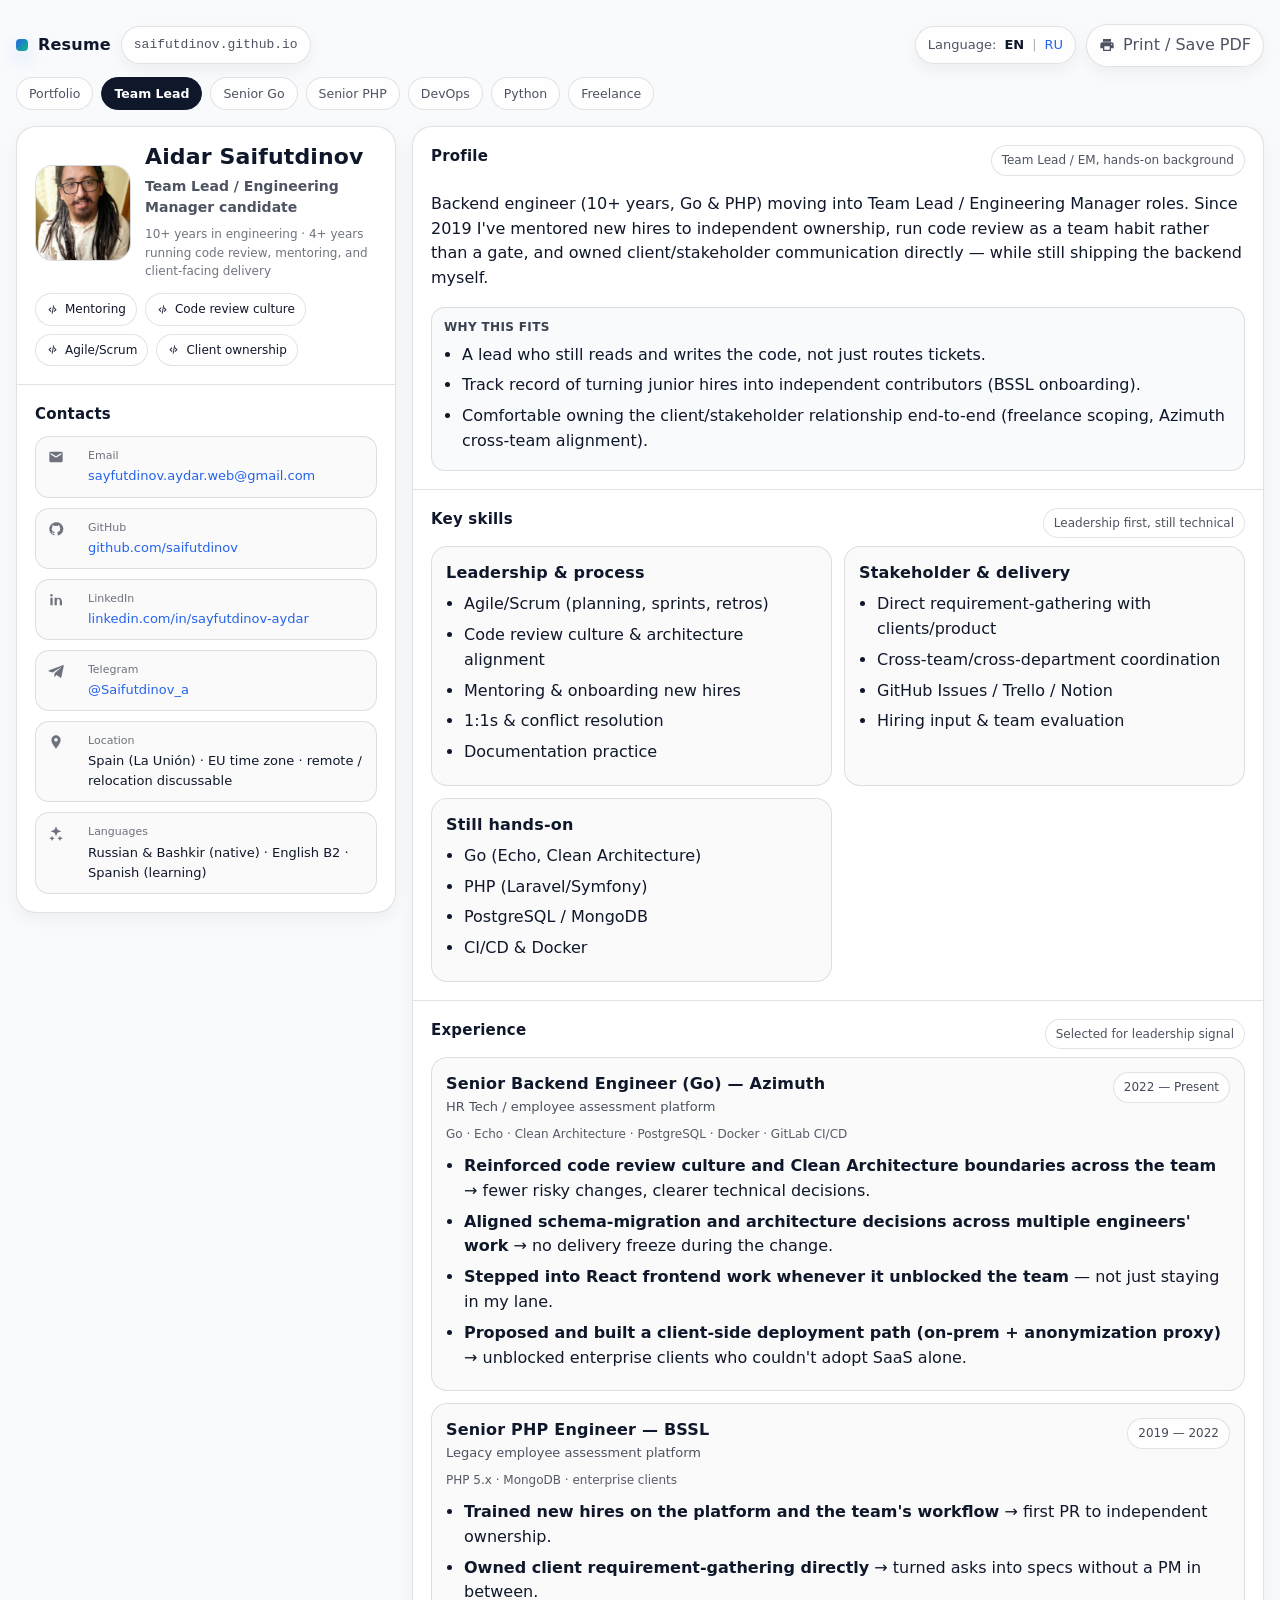
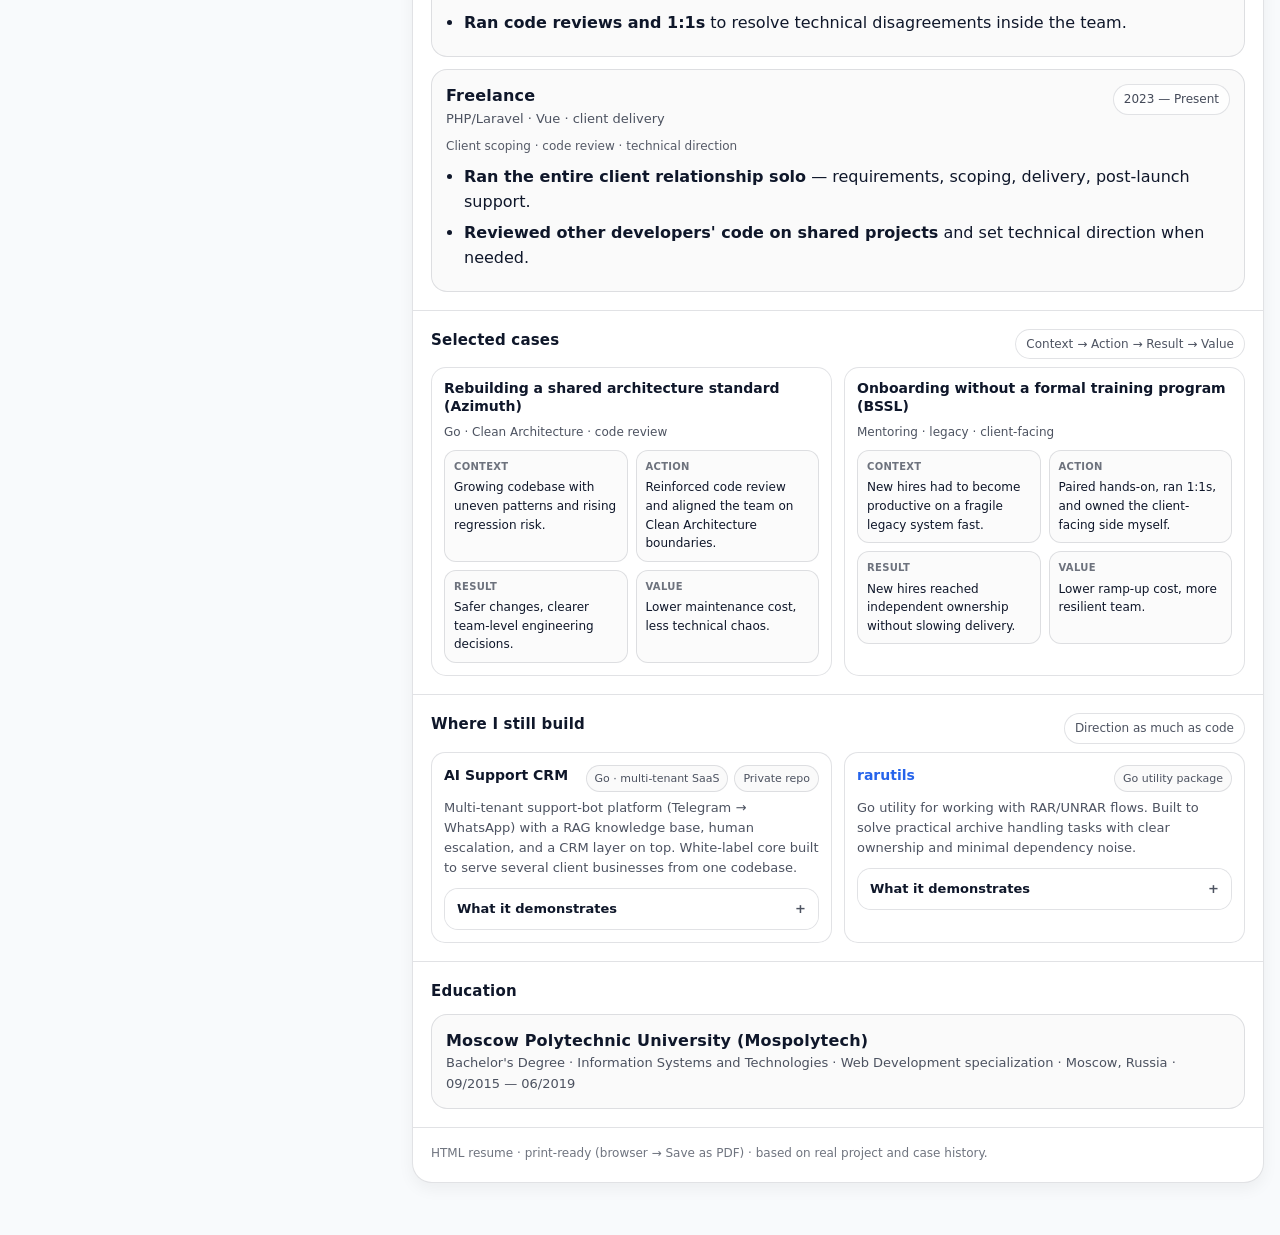
<file: roles/team-lead/index.html>
<!doctype html>
<html lang="en">
  <head>
    <meta charset="utf-8" />
    <meta name="viewport" content="width=device-width, initial-scale=1" />
    <title>Aidar Saifutdinov — Team Lead / Engineering Manager (Go & PHP background)</title>
    <meta name="description" content="Backend engineer moving into Team Lead / EM roles. 4+ years running code review culture, mentoring, and client-facing delivery, on top of 10+ years shipping backend systems." />
    <link rel="canonical" href="https://saifutdinov.github.io/roles/team-lead/" />
    <link rel="alternate" hreflang="en" href="https://saifutdinov.github.io/roles/team-lead/" />
    <link rel="alternate" hreflang="ru" href="https://saifutdinov.github.io/ru/roles/team-lead/" />

    <meta property="og:type" content="profile" />
    <meta property="og:site_name" content="Aidar Saifutdinov — Resume" />
    <meta property="og:title" content="Aidar Saifutdinov — Team Lead / Engineering Manager" />
    <meta property="og:description" content="10+ years engineering, 4+ years leading code review, mentoring and cross-team delivery. Still hands-on in Go and PHP." />
    <meta property="og:url" content="https://saifutdinov.github.io/roles/team-lead/" />
    <meta property="og:locale" content="en_US" />
    <meta property="og:locale:alternate" content="ru_RU" />
    <meta property="og:image" content="https://saifutdinov.github.io/assets/og/og-en.jpg" />
    <meta property="og:image:width" content="1200" />
    <meta property="og:image:height" content="630" />
    <meta property="og:image:type" content="image/jpeg" />
    <meta property="og:image:alt" content="Aidar Saifutdinov — Team Lead / Engineering Manager" />

    <meta name="twitter:card" content="summary_large_image" />
    <meta name="twitter:title" content="Aidar Saifutdinov — Team Lead / Engineering Manager" />
    <meta name="twitter:description" content="10+ years engineering, 4+ years leading code review, mentoring and cross-team delivery. Still hands-on in Go and PHP." />
    <meta name="twitter:image" content="https://saifutdinov.github.io/assets/og/og-en.jpg" />

    <meta name="theme-color" content="#ffffff" />
    <link rel="stylesheet" href="/assets/css/resume.css" />
    <script type="application/ld+json">{"@context": "https://schema.org", "@type": "Person", "name": "Aidar Saifutdinov", "url": "https://saifutdinov.github.io/roles/team-lead/", "image": "https://saifutdinov.github.io/assets/images/avatar.jpg", "jobTitle": "Team Lead / Engineering Manager", "description": "10+ years engineering, 4+ years leading code review, mentoring and cross-team delivery. Still hands-on in Go and PHP.", "email": "mailto:sayfutdinov.aydar.web@gmail.com", "address": {"@type": "PostalAddress", "addressCountry": "ES"}, "sameAs": ["https://github.com/saifutdinov", "https://www.linkedin.com/in/sayfutdinov-aydar/", "https://t.me/Saifutdinov_a"], "alumniOf": {"@type": "CollegeOrUniversity", "name": "Moscow Polytechnic University"}, "knowsLanguage": ["ru", "ba", "en", "es"]}</script>
    <script src="/assets/js/resume.js" defer></script>
  </head>
  <body>
    <!-- print / save-as-PDF: native browser function, no library -->
    <div class="wrap">
      <div class="topbar">
        <div class="brand">
          <div class="brand-mark" aria-hidden="true"></div>
          <div class="brand-title">Resume</div>
          <div class="pill"><span class="mono">saifutdinov.github.io</span></div>
        </div>
        <div class="actions">
          <div class="pill">Language: <strong>EN</strong> <span class="sep">|</span> <a href="/ru/roles/team-lead/">RU</a></div>
          <button class="pill" type="button" onclick="window.print()"><svg class="i"><use href="/assets/svg/icons.svg#ic-print"/></svg>Print / Save PDF</button>
        </div>
      </div>

      <nav class="rolenav" aria-label="Resume versions">
        <a class="rolelink" href="/">Portfolio</a>
        <a class="rolelink" href="/roles/team-lead/" aria-current="page">Team Lead</a>
        <a class="rolelink" href="/roles/senior-go/">Senior Go</a>
        <a class="rolelink" href="/roles/senior-php/">Senior PHP</a>
        <a class="rolelink" href="/roles/devops/">DevOps</a>
        <a class="rolelink" href="/roles/python/">Python</a>
        <a class="rolelink" href="/roles/freelance/">Freelance</a>
      </nav>

      <div class="layout">
        <aside class="panel">
          <div class="pad">
            <div class="hero">
              <div class="avatar">
                <img src="/assets/images/avatar.jpg" alt="Aidar Saifutdinov" onerror="this.remove();this.parentElement.textContent='Avatar';" />
              </div>
              <div>
                <h1>Aidar Saifutdinov</h1>
                <div class="subtitle">Team Lead / Engineering Manager candidate</div>
                <div class="sub2">10+ years in engineering · 4+ years running code review, mentoring, and client-facing delivery</div>
              </div>
            </div>
            <div class="chips">
              <span class="chip"><svg class="i"><use href="/assets/svg/icons.svg#ic-code"/></svg>Mentoring</span>
              <span class="chip"><svg class="i"><use href="/assets/svg/icons.svg#ic-code"/></svg>Code review culture</span>
              <span class="chip"><svg class="i"><use href="/assets/svg/icons.svg#ic-code"/></svg>Agile/Scrum</span>
              <span class="chip"><svg class="i"><use href="/assets/svg/icons.svg#ic-code"/></svg>Client ownership</span>
            </div>
          </div>
          <div class="divider"></div>
          <div class="pad">
            <h2>Contacts</h2>
            <div class="kv-list">
              <div class="kv"><span class="icon"><svg class="i"><use href="/assets/svg/icons.svg#ic-mail"/></svg></span><div class="v"><span class="label">Email</span><a href="mailto:sayfutdinov.aydar.web@gmail.com">sayfutdinov.aydar.web@gmail.com</a></div></div>
              <div class="kv"><span class="icon"><svg class="i"><use href="/assets/svg/icons.svg#ic-gh"/></svg></span><div class="v"><span class="label">GitHub</span><a href="https://github.com/saifutdinov" target="_blank" rel="noopener">github.com/saifutdinov</a></div></div>
              <div class="kv"><span class="icon"><svg class="i"><use href="/assets/svg/icons.svg#ic-linkedin"/></svg></span><div class="v"><span class="label">LinkedIn</span><a href="https://linkedin.com/in/sayfutdinov-aydar/" target="_blank" rel="noopener">linkedin.com/in/sayfutdinov-aydar</a></div></div>
              <div class="kv"><span class="icon"><svg class="i"><use href="/assets/svg/icons.svg#ic-telegram"/></svg></span><div class="v"><span class="label">Telegram</span><a href="https://t.me/Saifutdinov_a" target="_blank" rel="noopener">@Saifutdinov_a</a></div></div>
              <div class="kv"><span class="icon"><svg class="i"><use href="/assets/svg/icons.svg#ic-pin"/></svg></span><div class="v"><span class="label">Location</span>Spain (La Unión) · EU time zone · remote / relocation discussable</div></div>
              <div class="kv"><span class="icon"><svg class="i"><use href="/assets/svg/icons.svg#ic-ai"/></svg></span><div class="v"><span class="label">Languages</span>Russian & Bashkir (native) · English B2 · Spanish (learning)</div></div>
            </div>
          </div>
        </aside>

        <main class="panel">
          <section class="section">
            <div class="headline">
              <h2>Profile</h2>
              <div class="tagline">Team Lead / EM, hands-on background</div>
            </div>
            <p>Backend engineer (10+ years, Go & PHP) moving into Team Lead / Engineering Manager roles. Since 2019 I've mentored new hires to independent ownership, run code review as a team habit rather than a gate, and owned client/stakeholder communication directly — while still shipping the backend myself.</p>
            <div class="outcomes">
              <b>Why this fits</b>
              <ul style="margin-top:0">
                <li>A lead who still reads and writes the code, not just routes tickets.
                <li>Track record of turning junior hires into independent contributors (BSSL onboarding).
                <li>Comfortable owning the client/stakeholder relationship end-to-end (freelance scoping, Azimuth cross-team alignment).</li>
              </ul>
            </div>
          </section>
          <section class="section">
            <div class="headline">
              <h2>Key skills</h2>
              <div class="tagline">Leadership first, still technical</div>
            </div>
            <div class="grid2">
              <div class="card"><div class="title" style="margin-bottom:6px">Leadership & process</div><ul style="margin-top:0"><li>Agile/Scrum (planning, sprints, retros)</li><li>Code review culture & architecture alignment</li><li>Mentoring & onboarding new hires</li><li>1:1s & conflict resolution</li><li>Documentation practice</li></ul></div>
              <div class="card"><div class="title" style="margin-bottom:6px">Stakeholder & delivery</div><ul style="margin-top:0"><li>Direct requirement-gathering with clients/product</li><li>Cross-team/cross-department coordination</li><li>GitHub Issues / Trello / Notion</li><li>Hiring input & team evaluation</li></ul></div>
              <div class="card"><div class="title" style="margin-bottom:6px">Still hands-on</div><ul style="margin-top:0"><li>Go (Echo, Clean Architecture)</li><li>PHP (Laravel/Symfony)</li><li>PostgreSQL / MongoDB</li><li>CI/CD & Docker</li></ul></div>
            </div>
          </section>
          <section class="section">
            <div class="headline">
              <h2>Experience</h2>
              <div class="tagline">Selected for leadership signal</div>
            </div>
            <div class="timeline">
              <div class="card">
              <div class="head">
                <div>
                  <div class="title">Senior Backend Engineer (Go) — Azimuth</div>
                  <div class="meta">HR Tech / employee assessment platform</div>
                </div>
                <div class="when">2022 — Present</div>
              </div>
              <div class="stackline">Go · Echo · Clean Architecture · PostgreSQL · Docker · GitLab CI/CD</div>
              <ul><li><b>Reinforced code review culture and Clean Architecture boundaries across the team</b> → fewer risky changes, clearer technical decisions.</li><li><b>Aligned schema-migration and architecture decisions across multiple engineers' work</b> → no delivery freeze during the change.</li><li><b>Stepped into React frontend work whenever it unblocked the team</b> — not just staying in my lane.</li><li><b>Proposed and built a client-side deployment path (on-prem + anonymization proxy)</b> → unblocked enterprise clients who couldn't adopt SaaS alone.</li></ul>
            </div>
            <div class="card">
              <div class="head">
                <div>
                  <div class="title">Senior PHP Engineer — BSSL</div>
                  <div class="meta">Legacy employee assessment platform</div>
                </div>
                <div class="when">2019 — 2022</div>
              </div>
              <div class="stackline">PHP 5.x · MongoDB · enterprise clients</div>
              <ul><li><b>Trained new hires on the platform and the team's workflow</b> → first PR to independent ownership.</li><li><b>Owned client requirement-gathering directly</b> → turned asks into specs without a PM in between.</li><li><b>Ran code reviews and 1:1s</b> to resolve technical disagreements inside the team.</li></ul>
            </div>
            <div class="card">
              <div class="head">
                <div>
                  <div class="title">Freelance</div>
                  <div class="meta">PHP/Laravel · Vue · client delivery</div>
                </div>
                <div class="when">2023 — Present</div>
              </div>
              <div class="stackline">Client scoping · code review · technical direction</div>
              <ul><li><b>Ran the entire client relationship solo</b> — requirements, scoping, delivery, post-launch support.</li><li><b>Reviewed other developers' code on shared projects</b> and set technical direction when needed.</li></ul>
            </div>
            </div>
          </section>
          <section class="section">
            <div class="headline">
              <h2>Selected cases</h2>
              <div class="tagline">Context → Action → Result → Value</div>
            </div>
            <div class="grid2">
              <div class="case">
                <h3>Rebuilding a shared architecture standard (Azimuth)</h3>
                <div class="case-meta">Go · Clean Architecture · code review</div>
                <div class="kv4">
                  <div class="mini"><b>CONTEXT</b>Growing codebase with uneven patterns and rising regression risk.</div>
                  <div class="mini"><b>ACTION</b>Reinforced code review and aligned the team on Clean Architecture boundaries.</div>
                  <div class="mini"><b>RESULT</b>Safer changes, clearer team-level engineering decisions.</div>
                  <div class="mini"><b>VALUE</b>Lower maintenance cost, less technical chaos.</div>
                </div>
              </div>
              <div class="case">
                <h3>Onboarding without a formal training program (BSSL)</h3>
                <div class="case-meta">Mentoring · legacy · client-facing</div>
                <div class="kv4">
                  <div class="mini"><b>CONTEXT</b>New hires had to become productive on a fragile legacy system fast.</div>
                  <div class="mini"><b>ACTION</b>Paired hands-on, ran 1:1s, and owned the client-facing side myself.</div>
                  <div class="mini"><b>RESULT</b>New hires reached independent ownership without slowing delivery.</div>
                  <div class="mini"><b>VALUE</b>Lower ramp-up cost, more resilient team.</div>
                </div>
              </div>
            </div>
          </section>
          <section class="section">
            <div class="headline">
              <h2>Where I still build</h2>
              <div class="tagline">Direction as much as code</div>
            </div>
            <div class="grid2">
              <div class="project">
                <div class="project-title">
                  <div class="name">AI Support CRM</div>
                  <div style="display:flex;gap:6px;flex-wrap:wrap"><div class="repo-badge">Go · multi-tenant SaaS</div><div class="repo-badge">Private repo</div></div>
                </div>
                <div class="small">Multi-tenant support-bot platform (Telegram → WhatsApp) with a RAG knowledge base, human escalation, and a CRM layer on top. White-label core built to serve several client businesses from one codebase.</div>
                <details class="fold">
                  <summary>What it demonstrates</summary>
                  <div class="fold-body"><ul><li>Go backend architecture: row-level-security multi-tenancy, RAG pipeline, background jobs.</li><li>Provider-agnostic billing (Stripe + ЮKassa) with idempotent webhook handling.</li><li>Security-conscious design: CORS allowlists, rate limiting, SSRF guarding on outbound webhooks.</li><li>Prometheus/Grafana observability and a documented, phased architecture evolution.</li></ul></div>
                </details>
              </div>
              <div class="project">
                <div class="project-title">
                  <div class="name"><a href="https://github.com/saifutdinov/rarutils" target="_blank" rel="noopener">rarutils</a></div>
                  <div style="display:flex;gap:6px;flex-wrap:wrap"><div class="repo-badge">Go utility package</div></div>
                </div>
                <div class="small">Go utility for working with RAR/UNRAR flows. Built to solve practical archive handling tasks with clear ownership and minimal dependency noise.</div>
                <details class="fold">
                  <summary>What it demonstrates</summary>
                  <div class="fold-body"><ul><li>Writing your own Go packages for real project needs.</li><li>Tooling mindset and pragmatic utility engineering.</li></ul></div>
                </details>
              </div>
            </div>
          </section>
          <section class="section">
            <h2>Education</h2>
            <div class="card">
              <div class="title">Moscow Polytechnic University (Mospolytech)</div>
              <div class="meta">Bachelor's Degree · Information Systems and Technologies · Web Development specialization · Moscow, Russia · 09/2015 — 06/2019</div>
            </div>
          </section>
          <div class="footer">HTML resume · print-ready (browser → Save as PDF) · based on real project and case history.</div>
        </main>
      </div>
    </div>
  </body>
</html>
</file>
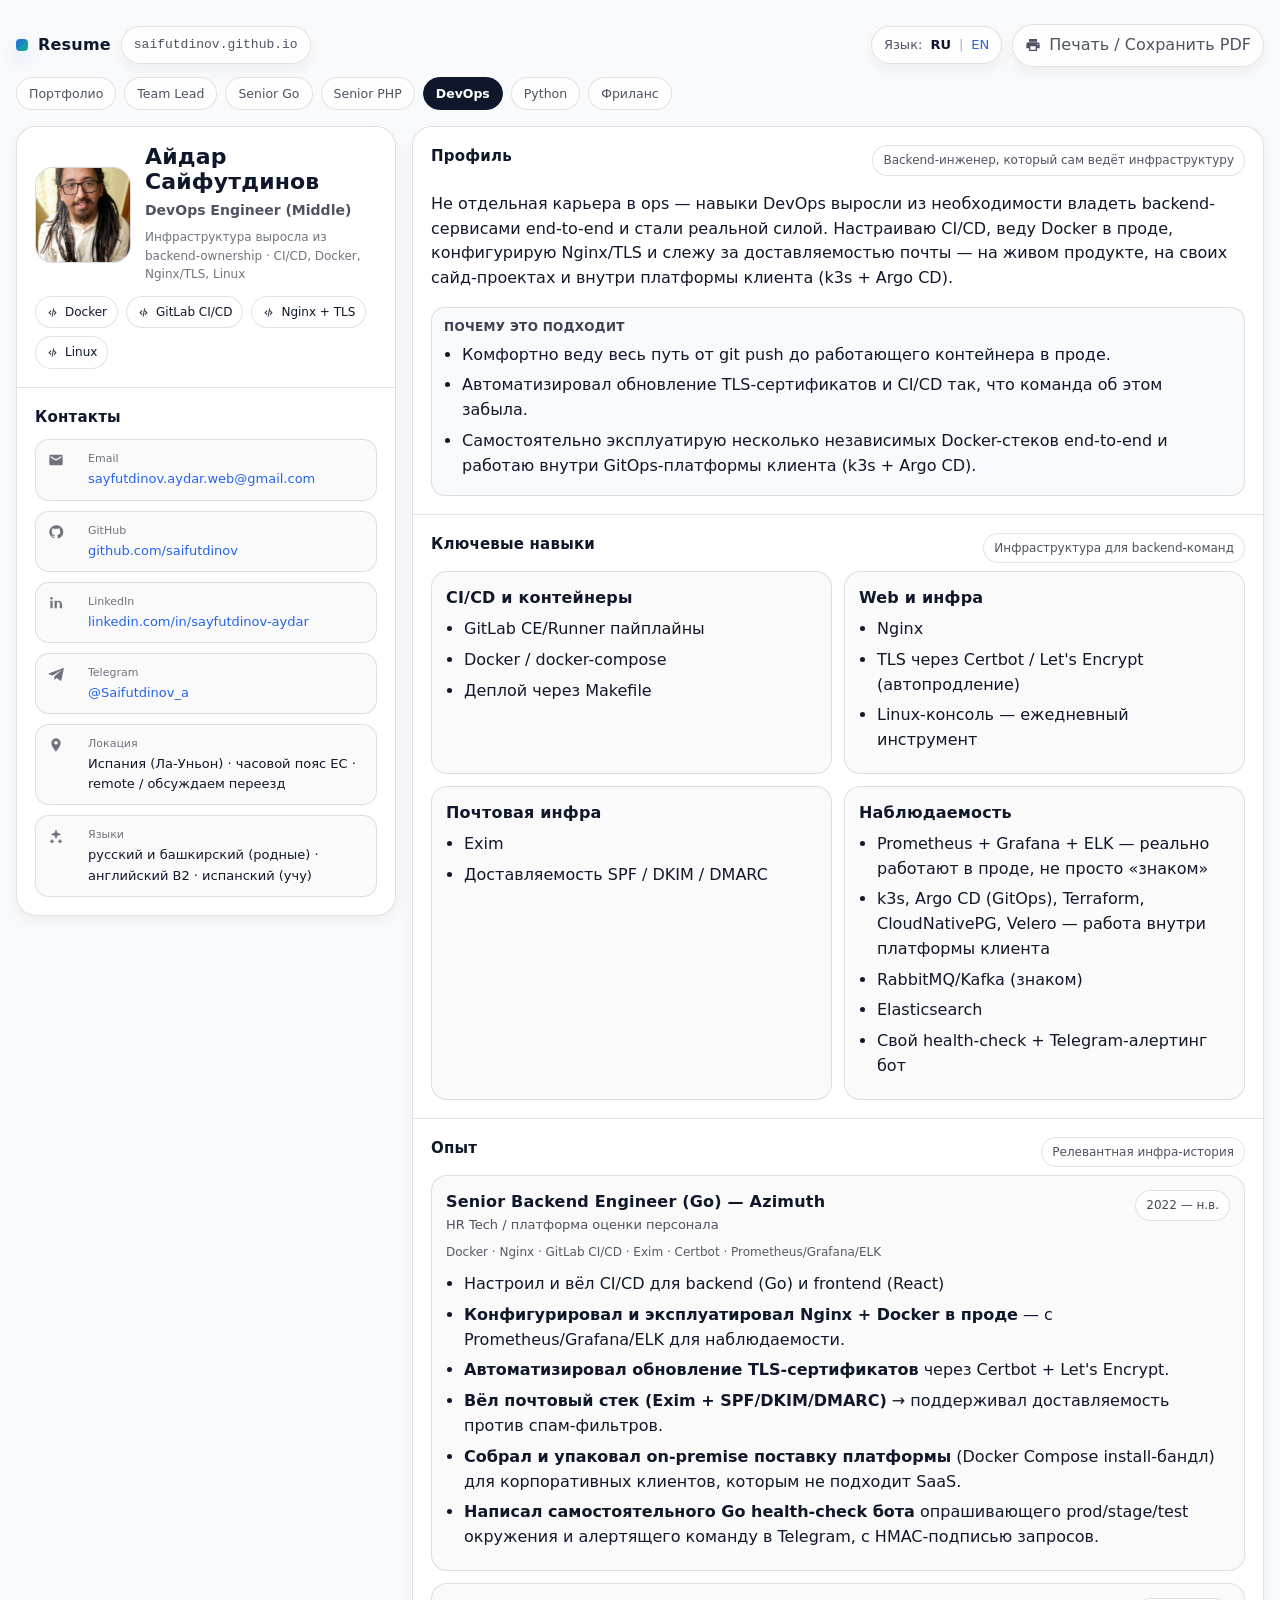
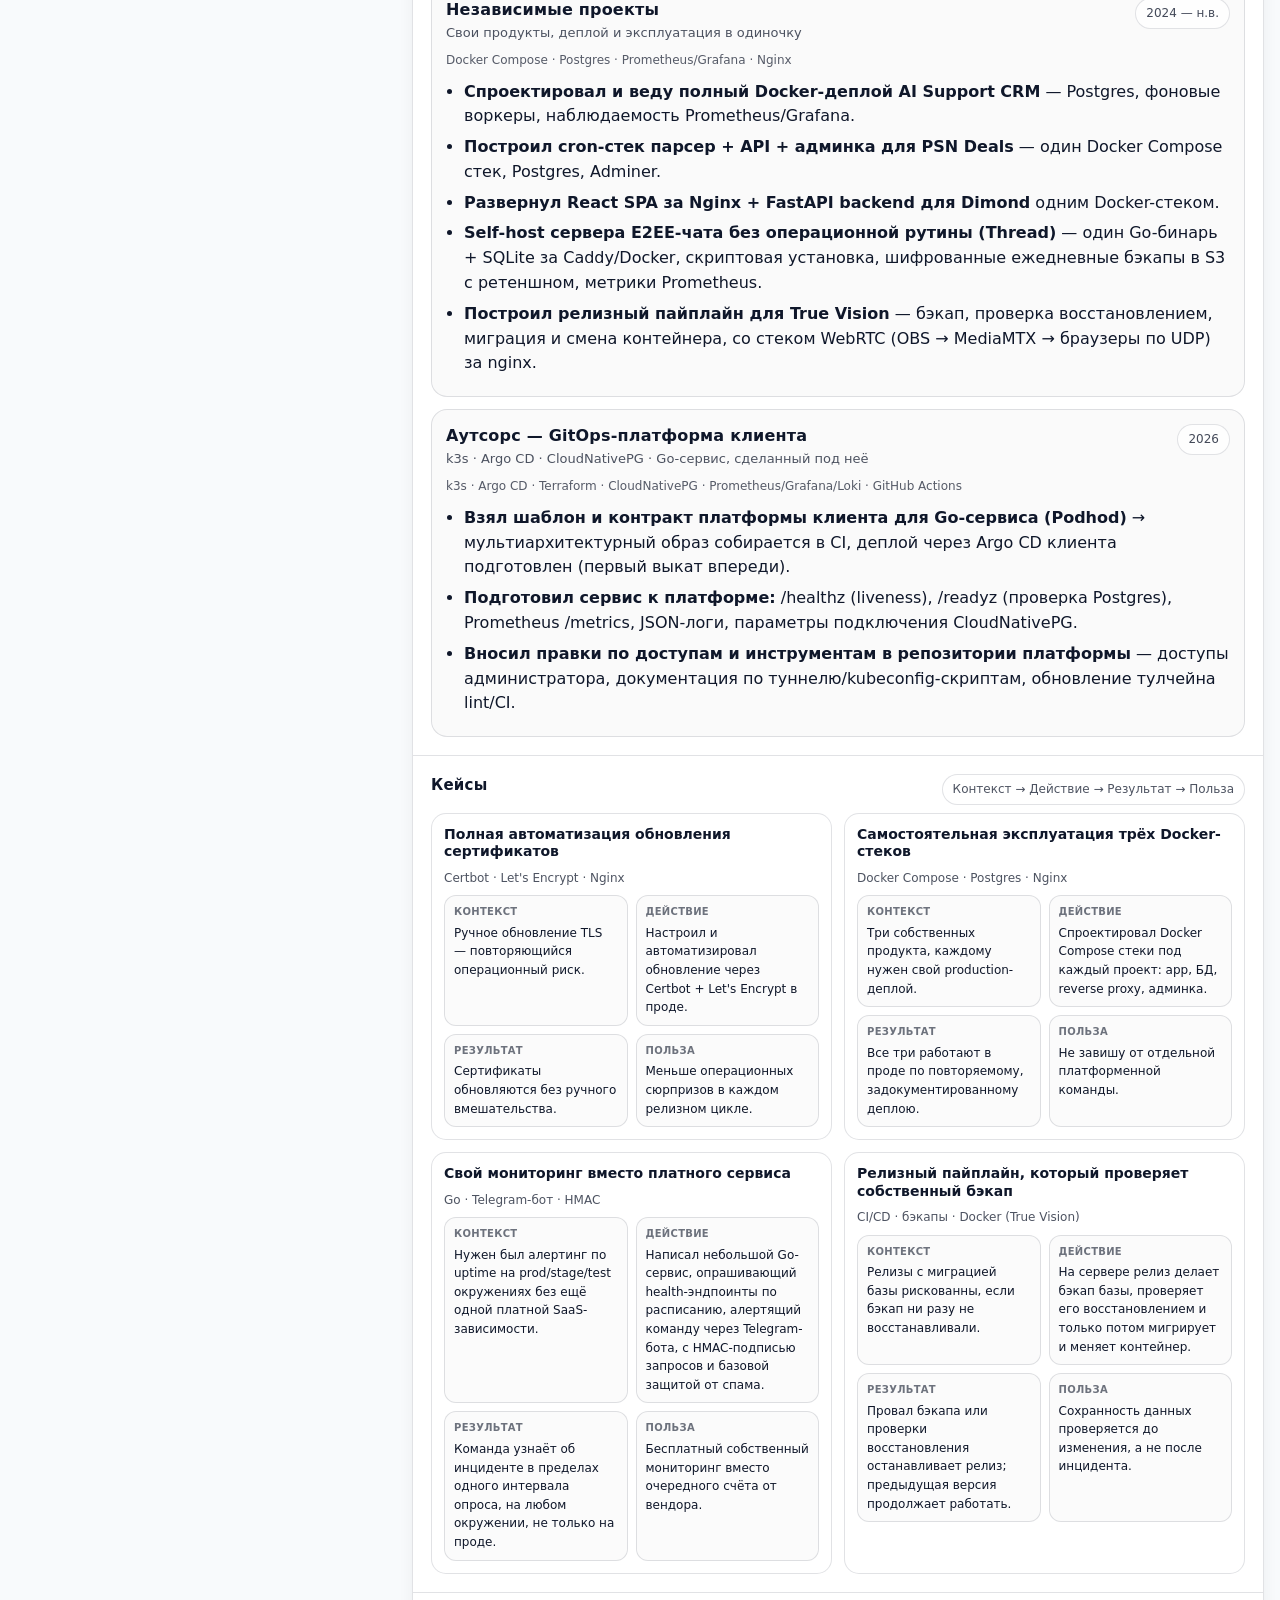
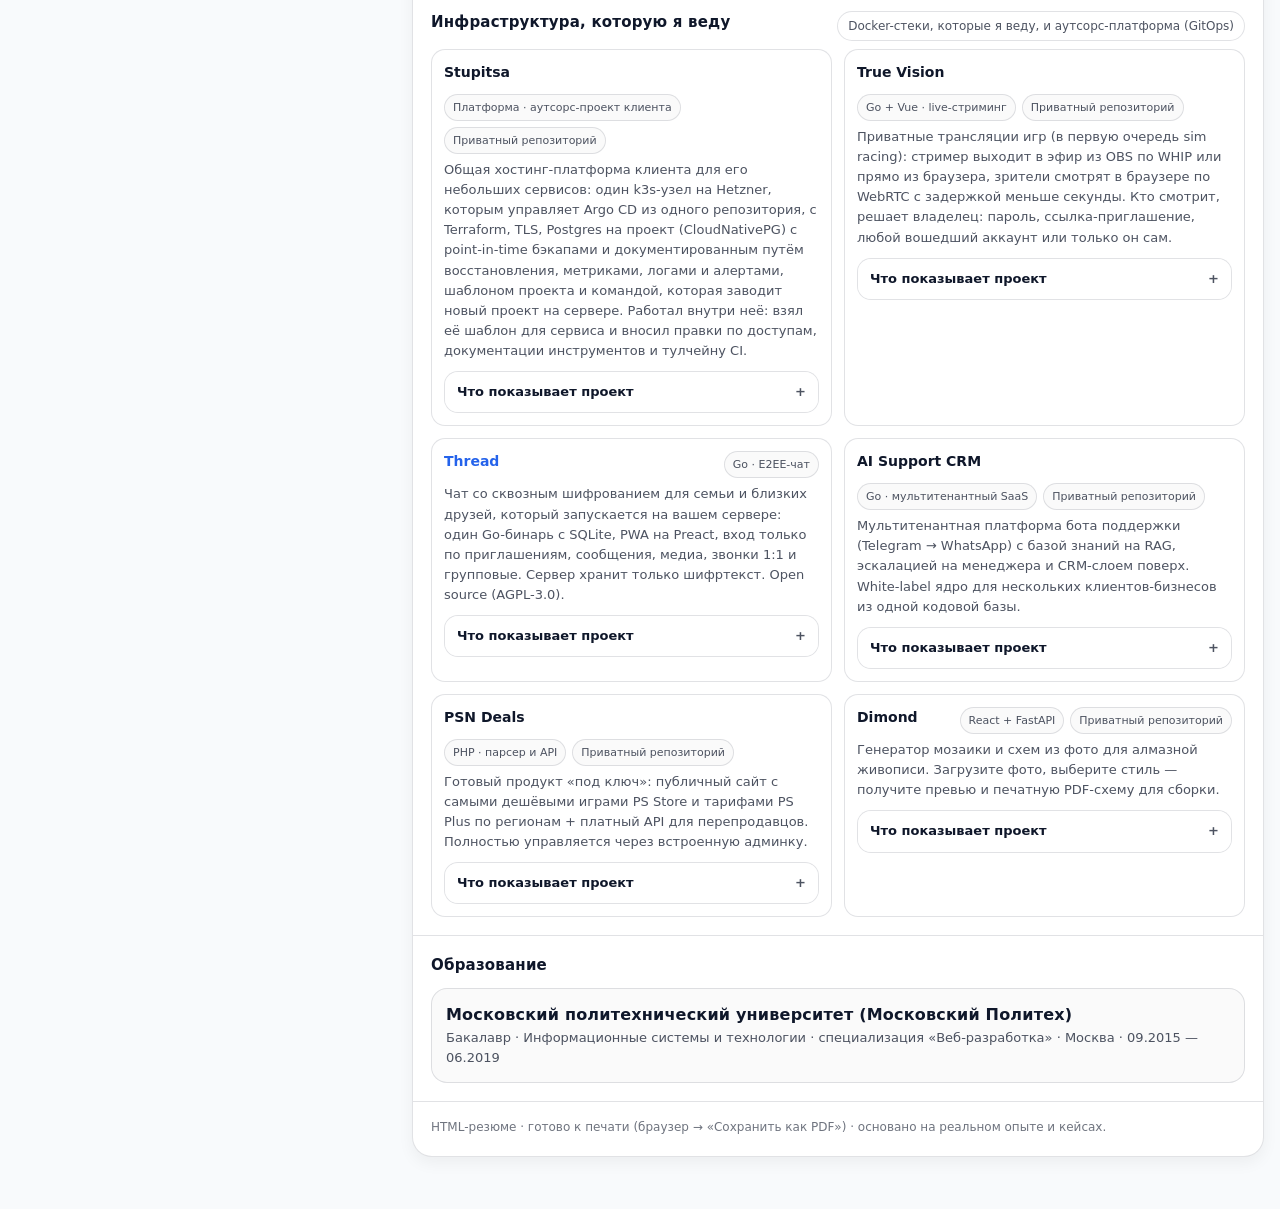
<file: ru/roles/devops/index.html>
<!doctype html>
<html lang="ru">
  <head>
    <meta charset="utf-8" />
    <meta name="viewport" content="width=device-width, initial-scale=1" />
    <title>Айдар Сайфутдинов — DevOps Engineer, Middle (CI/CD, Docker, Linux-инфраструктура)</title>
    <meta name="description" content="Backend-инженер, который сам ведёт инфраструктуру для всего, что выпускает: CI/CD, Docker, Nginx/TLS, доставляемость почты. DevOps как необходимость, ставшая реальной силой." />
    <link rel="canonical" href="https://saifutdinov.github.io/ru/roles/devops/" />
    <link rel="alternate" hreflang="en" href="https://saifutdinov.github.io/roles/devops/" />
    <link rel="alternate" hreflang="ru" href="https://saifutdinov.github.io/ru/roles/devops/" />

    <meta property="og:type" content="profile" />
    <meta property="og:site_name" content="Aidar Saifutdinov — Resume" />
    <meta property="og:title" content="Айдар Сайфутдинов — DevOps Engineer (Middle)" />
    <meta property="og:description" content="CI/CD, Docker, Nginx/TLS, Linux-инфраструктура, доставляемость почты — выросли из backend-ownership." />
    <meta property="og:url" content="https://saifutdinov.github.io/ru/roles/devops/" />
    <meta property="og:locale" content="ru_RU" />
    <meta property="og:locale:alternate" content="en_US" />
    <meta property="og:image" content="https://saifutdinov.github.io/assets/og/og-ru.jpg" />
    <meta property="og:image:width" content="1200" />
    <meta property="og:image:height" content="630" />
    <meta property="og:image:type" content="image/jpeg" />
    <meta property="og:image:alt" content="Айдар Сайфутдинов — DevOps Engineer (Middle)" />

    <meta name="twitter:card" content="summary_large_image" />
    <meta name="twitter:title" content="Айдар Сайфутдинов — DevOps Engineer (Middle)" />
    <meta name="twitter:description" content="CI/CD, Docker, Nginx/TLS, Linux-инфраструктура, доставляемость почты — выросли из backend-ownership." />
    <meta name="twitter:image" content="https://saifutdinov.github.io/assets/og/og-ru.jpg" />

    <meta name="theme-color" content="#ffffff" />
    <link rel="stylesheet" href="/assets/css/resume.css" />
    <script type="application/ld+json">{"@context": "https://schema.org", "@type": "Person", "name": "Айдар Сайфутдинов", "url": "https://saifutdinov.github.io/ru/roles/devops/", "image": "https://saifutdinov.github.io/assets/images/avatar.jpg", "jobTitle": "DevOps Engineer (Middle)", "description": "CI/CD, Docker, Nginx/TLS, Linux-инфраструктура, доставляемость почты — выросли из backend-ownership.", "email": "mailto:sayfutdinov.aydar.web@gmail.com", "address": {"@type": "PostalAddress", "addressCountry": "ES"}, "sameAs": ["https://github.com/saifutdinov", "https://www.linkedin.com/in/sayfutdinov-aydar/", "https://t.me/Saifutdinov_a"], "alumniOf": {"@type": "CollegeOrUniversity", "name": "Moscow Polytechnic University"}, "knowsLanguage": ["ru", "ba", "en", "es"]}</script>
    <script src="/assets/js/resume.js" defer></script>
  </head>
  <body>
    <!-- print / save-as-PDF: native browser function, no library -->
    <div class="wrap">
      <div class="topbar">
        <div class="brand">
          <div class="brand-mark" aria-hidden="true"></div>
          <div class="brand-title">Resume</div>
          <div class="pill"><span class="mono">saifutdinov.github.io</span></div>
        </div>
        <div class="actions">
          <div class="pill">Язык: <strong>RU</strong> <span class="sep">|</span> <a href="/roles/devops/">EN</a></div>
          <button class="pill" type="button" onclick="window.print()"><svg class="i"><use href="/assets/svg/icons.svg#ic-print"/></svg>Печать / Сохранить PDF</button>
        </div>
      </div>

      <nav class="rolenav" aria-label="Resume versions">
        <a class="rolelink" href="/ru/">Портфолио</a>
        <a class="rolelink" href="/ru/roles/team-lead/">Team Lead</a>
        <a class="rolelink" href="/ru/roles/senior-go/">Senior Go</a>
        <a class="rolelink" href="/ru/roles/senior-php/">Senior PHP</a>
        <a class="rolelink" href="/ru/roles/devops/" aria-current="page">DevOps</a>
        <a class="rolelink" href="/ru/roles/python/">Python</a>
        <a class="rolelink" href="/ru/roles/freelance/">Фриланс</a>
      </nav>

      <div class="layout">
        <aside class="panel">
          <div class="pad">
            <div class="hero">
              <div class="avatar">
                <img src="/assets/images/avatar.jpg" alt="Айдар Сайфутдинов" onerror="this.remove();this.parentElement.textContent='Avatar';" />
              </div>
              <div>
                <h1>Айдар Сайфутдинов</h1>
                <div class="subtitle">DevOps Engineer (Middle)</div>
                <div class="sub2">Инфраструктура выросла из backend-ownership · CI/CD, Docker, Nginx/TLS, Linux</div>
              </div>
            </div>
            <div class="chips">
              <span class="chip"><svg class="i"><use href="/assets/svg/icons.svg#ic-code"/></svg>Docker</span>
              <span class="chip"><svg class="i"><use href="/assets/svg/icons.svg#ic-code"/></svg>GitLab CI/CD</span>
              <span class="chip"><svg class="i"><use href="/assets/svg/icons.svg#ic-code"/></svg>Nginx + TLS</span>
              <span class="chip"><svg class="i"><use href="/assets/svg/icons.svg#ic-code"/></svg>Linux</span>
            </div>
          </div>
          <div class="divider"></div>
          <div class="pad">
            <h2>Контакты</h2>
            <div class="kv-list">
              <div class="kv"><span class="icon"><svg class="i"><use href="/assets/svg/icons.svg#ic-mail"/></svg></span><div class="v"><span class="label">Email</span><a href="mailto:sayfutdinov.aydar.web@gmail.com">sayfutdinov.aydar.web@gmail.com</a></div></div>
              <div class="kv"><span class="icon"><svg class="i"><use href="/assets/svg/icons.svg#ic-gh"/></svg></span><div class="v"><span class="label">GitHub</span><a href="https://github.com/saifutdinov" target="_blank" rel="noopener">github.com/saifutdinov</a></div></div>
              <div class="kv"><span class="icon"><svg class="i"><use href="/assets/svg/icons.svg#ic-linkedin"/></svg></span><div class="v"><span class="label">LinkedIn</span><a href="https://linkedin.com/in/sayfutdinov-aydar/" target="_blank" rel="noopener">linkedin.com/in/sayfutdinov-aydar</a></div></div>
              <div class="kv"><span class="icon"><svg class="i"><use href="/assets/svg/icons.svg#ic-telegram"/></svg></span><div class="v"><span class="label">Telegram</span><a href="https://t.me/Saifutdinov_a" target="_blank" rel="noopener">@Saifutdinov_a</a></div></div>
              <div class="kv"><span class="icon"><svg class="i"><use href="/assets/svg/icons.svg#ic-pin"/></svg></span><div class="v"><span class="label">Локация</span>Испания (Ла-Уньон) · часовой пояс ЕС · remote / обсуждаем переезд</div></div>
              <div class="kv"><span class="icon"><svg class="i"><use href="/assets/svg/icons.svg#ic-ai"/></svg></span><div class="v"><span class="label">Языки</span>русский и башкирский (родные) · английский B2 · испанский (учу)</div></div>
            </div>
          </div>
        </aside>

        <main class="panel">
          <section class="section">
            <div class="headline">
              <h2>Профиль</h2>
              <div class="tagline">Backend-инженер, который сам ведёт инфраструктуру</div>
            </div>
            <p>Не отдельная карьера в ops — навыки DevOps выросли из необходимости владеть backend-сервисами end-to-end и стали реальной силой. Настраиваю CI/CD, веду Docker в проде, конфигурирую Nginx/TLS и слежу за доставляемостью почты — на живом продукте, на своих сайд-проектах и внутри платформы клиента (k3s + Argo CD).</p>
            <div class="outcomes">
              <b>Почему это подходит</b>
              <ul style="margin-top:0">
                <li>Комфортно веду весь путь от git push до работающего контейнера в проде.
                <li>Автоматизировал обновление TLS-сертификатов и CI/CD так, что команда об этом забыла.
                <li>Самостоятельно эксплуатирую несколько независимых Docker-стеков end-to-end и работаю внутри GitOps-платформы клиента (k3s + Argo CD).</li>
              </ul>
            </div>
          </section>
          <section class="section">
            <div class="headline">
              <h2>Ключевые навыки</h2>
              <div class="tagline">Инфраструктура для backend-команд</div>
            </div>
            <div class="grid2">
              <div class="card"><div class="title" style="margin-bottom:6px">CI/CD и контейнеры</div><ul style="margin-top:0"><li>GitLab CE/Runner пайплайны</li><li>Docker / docker-compose</li><li>Деплой через Makefile</li></ul></div>
              <div class="card"><div class="title" style="margin-bottom:6px">Web и инфра</div><ul style="margin-top:0"><li>Nginx</li><li>TLS через Certbot / Let's Encrypt (автопродление)</li><li>Linux-консоль — ежедневный инструмент</li></ul></div>
              <div class="card"><div class="title" style="margin-bottom:6px">Почтовая инфра</div><ul style="margin-top:0"><li>Exim</li><li>Доставляемость SPF / DKIM / DMARC</li></ul></div>
              <div class="card"><div class="title" style="margin-bottom:6px">Наблюдаемость</div><ul style="margin-top:0"><li>Prometheus + Grafana + ELK — реально работают в проде, не просто «знаком»</li><li>k3s, Argo CD (GitOps), Terraform, CloudNativePG, Velero — работа внутри платформы клиента</li><li>RabbitMQ/Kafka (знаком)</li><li>Elasticsearch</li><li>Свой health-check + Telegram-алертинг бот</li></ul></div>
            </div>
          </section>
          <section class="section">
            <div class="headline">
              <h2>Опыт</h2>
              <div class="tagline">Релевантная инфра-история</div>
            </div>
            <div class="timeline">
              <div class="card">
              <div class="head">
                <div>
                  <div class="title">Senior Backend Engineer (Go) — Azimuth</div>
                  <div class="meta">HR Tech / платформа оценки персонала</div>
                </div>
                <div class="when">2022 — н.в.</div>
              </div>
              <div class="stackline">Docker · Nginx · GitLab CI/CD · Exim · Certbot · Prometheus/Grafana/ELK</div>
              <ul><li>Настроил и вёл CI/CD для backend (Go) и frontend (React)</li><li><b>Конфигурировал и эксплуатировал Nginx + Docker в проде</b> — с Prometheus/Grafana/ELK для наблюдаемости.</li><li><b>Автоматизировал обновление TLS-сертификатов</b> через Certbot + Let's Encrypt.</li><li><b>Вёл почтовый стек (Exim + SPF/DKIM/DMARC)</b> → поддерживал доставляемость против спам-фильтров.</li><li><b>Собрал и упаковал on-premise поставку платформы</b> (Docker Compose install-бандл) для корпоративных клиентов, которым не подходит SaaS.</li><li><b>Написал самостоятельного Go health-check бота</b> опрашивающего prod/stage/test окружения и алертящего команду в Telegram, с HMAC-подписью запросов.</li></ul>
            </div>
            <div class="card">
              <div class="head">
                <div>
                  <div class="title">Независимые проекты</div>
                  <div class="meta">Свои продукты, деплой и эксплуатация в одиночку</div>
                </div>
                <div class="when">2024 — н.в.</div>
              </div>
              <div class="stackline">Docker Compose · Postgres · Prometheus/Grafana · Nginx</div>
              <ul><li><b>Спроектировал и веду полный Docker-деплой AI Support CRM</b> — Postgres, фоновые воркеры, наблюдаемость Prometheus/Grafana.</li><li><b>Построил cron-стек парсер + API + админка для PSN Deals</b> — один Docker Compose стек, Postgres, Adminer.</li><li><b>Развернул React SPA за Nginx + FastAPI backend для Dimond</b> одним Docker-стеком.</li><li><b>Self-host сервера E2EE-чата без операционной рутины (Thread)</b> — один Go-бинарь + SQLite за Caddy/Docker, скриптовая установка, шифрованные ежедневные бэкапы в S3 с ретеншном, метрики Prometheus.</li><li><b>Построил релизный пайплайн для True Vision</b> — бэкап, проверка восстановлением, миграция и смена контейнера, со стеком WebRTC (OBS → MediaMTX → браузеры по UDP) за nginx.</li></ul>
            </div>
            <div class="card">
              <div class="head">
                <div>
                  <div class="title">Аутсорс — GitOps-платформа клиента</div>
                  <div class="meta">k3s · Argo CD · CloudNativePG · Go-сервис, сделанный под неё</div>
                </div>
                <div class="when">2026</div>
              </div>
              <div class="stackline">k3s · Argo CD · Terraform · CloudNativePG · Prometheus/Grafana/Loki · GitHub Actions</div>
              <ul><li><b>Взял шаблон и контракт платформы клиента для Go-сервиса (Podhod)</b> → мультиархитектурный образ собирается в CI, деплой через Argo CD клиента подготовлен (первый выкат впереди).</li><li><b>Подготовил сервис к платформе:</b> /healthz (liveness), /readyz (проверка Postgres), Prometheus /metrics, JSON-логи, параметры подключения CloudNativePG.</li><li><b>Вносил правки по доступам и инструментам в репозитории платформы</b> — доступы администратора, документация по туннелю/kubeconfig-скриптам, обновление тулчейна lint/CI.</li></ul>
            </div>
            </div>
          </section>
          <section class="section">
            <div class="headline">
              <h2>Кейсы</h2>
              <div class="tagline">Контекст → Действие → Результат → Польза</div>
            </div>
            <div class="grid2">
              <div class="case">
                <h3>Полная автоматизация обновления сертификатов</h3>
                <div class="case-meta">Certbot · Let's Encrypt · Nginx</div>
                <div class="kv4">
                  <div class="mini"><b>КОНТЕКСТ</b>Ручное обновление TLS — повторяющийся операционный риск.</div>
                  <div class="mini"><b>ДЕЙСТВИЕ</b>Настроил и автоматизировал обновление через Certbot + Let's Encrypt в проде.</div>
                  <div class="mini"><b>РЕЗУЛЬТАТ</b>Сертификаты обновляются без ручного вмешательства.</div>
                  <div class="mini"><b>ПОЛЬЗА</b>Меньше операционных сюрпризов в каждом релизном цикле.</div>
                </div>
              </div>
              <div class="case">
                <h3>Самостоятельная эксплуатация трёх Docker-стеков</h3>
                <div class="case-meta">Docker Compose · Postgres · Nginx</div>
                <div class="kv4">
                  <div class="mini"><b>КОНТЕКСТ</b>Три собственных продукта, каждому нужен свой production-деплой.</div>
                  <div class="mini"><b>ДЕЙСТВИЕ</b>Спроектировал Docker Compose стеки под каждый проект: app, БД, reverse proxy, админка.</div>
                  <div class="mini"><b>РЕЗУЛЬТАТ</b>Все три работают в проде по повторяемому, задокументированному деплою.</div>
                  <div class="mini"><b>ПОЛЬЗА</b>Не завишу от отдельной платформенной команды.</div>
                </div>
              </div>
              <div class="case">
                <h3>Свой мониторинг вместо платного сервиса</h3>
                <div class="case-meta">Go · Telegram-бот · HMAC</div>
                <div class="kv4">
                  <div class="mini"><b>КОНТЕКСТ</b>Нужен был алертинг по uptime на prod/stage/test окружениях без ещё одной платной SaaS-зависимости.</div>
                  <div class="mini"><b>ДЕЙСТВИЕ</b>Написал небольшой Go-сервис, опрашивающий health-эндпоинты по расписанию, алертящий команду через Telegram-бота, с HMAC-подписью запросов и базовой защитой от спама.</div>
                  <div class="mini"><b>РЕЗУЛЬТАТ</b>Команда узнаёт об инциденте в пределах одного интервала опроса, на любом окружении, не только на проде.</div>
                  <div class="mini"><b>ПОЛЬЗА</b>Бесплатный собственный мониторинг вместо очередного счёта от вендора.</div>
                </div>
              </div>
              <div class="case">
                <h3>Релизный пайплайн, который проверяет собственный бэкап</h3>
                <div class="case-meta">CI/CD · бэкапы · Docker (True Vision)</div>
                <div class="kv4">
                  <div class="mini"><b>КОНТЕКСТ</b>Релизы с миграцией базы рискованны, если бэкап ни разу не восстанавливали.</div>
                  <div class="mini"><b>ДЕЙСТВИЕ</b>На сервере релиз делает бэкап базы, проверяет его восстановлением и только потом мигрирует и меняет контейнер.</div>
                  <div class="mini"><b>РЕЗУЛЬТАТ</b>Провал бэкапа или проверки восстановления останавливает релиз; предыдущая версия продолжает работать.</div>
                  <div class="mini"><b>ПОЛЬЗА</b>Сохранность данных проверяется до изменения, а не после инцидента.</div>
                </div>
              </div>
            </div>
          </section>
          <section class="section">
            <div class="headline">
              <h2>Инфраструктура, которую я веду</h2>
              <div class="tagline">Docker-стеки, которые я веду, и аутсорс-платформа (GitOps)</div>
            </div>
            <div class="grid2">
              <div class="project">
                <div class="project-title">
                  <div class="name">Stupitsa</div>
                  <div style="display:flex;gap:6px;flex-wrap:wrap"><div class="repo-badge">Платформа · аутсорс-проект клиента</div><div class="repo-badge">Приватный репозиторий</div></div>
                </div>
                <div class="small">Общая хостинг-платформа клиента для его небольших сервисов: один k3s-узел на Hetzner, которым управляет Argo CD из одного репозитория, с Terraform, TLS, Postgres на проект (CloudNativePG) с point-in-time бэкапами и документированным путём восстановления, метриками, логами и алертами, шаблоном проекта и командой, которая заводит новый проект на сервере. Работал внутри неё: взял её шаблон для сервиса и вносил правки по доступам, документации инструментов и тулчейну CI.</div>
                <details class="fold">
                  <summary>Что показывает проект</summary>
                  <div class="fold-body"><ul><li>Практика с настоящим GitOps-стеком: k3s, Argo CD, Terraform, CloudNativePG, Velero, Prometheus/Grafana/Loki, sealed secrets, cert-manager.</li><li>Работа в рамках осознанно ограниченного по стоимости дизайна (один узел, счёт до €20 в месяц): деньги идут в бэкапы и документированный путь восстановления, а не в избыточность.</li><li>Общий свод правил для агентов и шаблон проекта, которые наследует каждый репозиторий: проверка секретов, ветка + PR + Conventional Commits, ADR.</li><li>Моя часть: взял шаблон и контракт платформы для Podhod; внёс доступы администратора, документацию по туннелю/kubeconfig-скриптам и обновление тулчейна lint/CI.</li></ul></div>
                </details>
              </div>
              <div class="project">
                <div class="project-title">
                  <div class="name">True Vision</div>
                  <div style="display:flex;gap:6px;flex-wrap:wrap"><div class="repo-badge">Go + Vue · live-стриминг</div><div class="repo-badge">Приватный репозиторий</div></div>
                </div>
                <div class="small">Приватные трансляции игр (в первую очередь sim racing): стример выходит в эфир из OBS по WHIP или прямо из браузера, зрители смотрят в браузере по WebRTC с задержкой меньше секунды. Кто смотрит, решает владелец: пароль, ссылка-приглашение, любой вошедший аккаунт или только он сам.</div>
                <details class="fold">
                  <summary>Что показывает проект</summary>
                  <div class="fold-body"><ul><li>Go-бэкенд только для сигнализации (API на Connect-RPC, SQLite): видео через Go не проходит — оно идёт по UDP между OBS, MediaMTX и браузерами.</li><li>Контроль доступа, который перепроверяется вживую: одна функция решения при подключении, одноразовый тикет и hook MediaMTX с повторной проверкой, сверка раз в ~6 секунд отключает зрителей, у которых отозвали право.</li><li>Релизный пайплайн: бэкап базы, проверка бэкапа восстановлением и только потом миграция и смена контейнера; провал проверки останавливает релиз, старая версия продолжает работать.</li><li>API на protobuf/buf, тесты на Go и E2E в настоящем браузере против настоящего MediaMTX.</li></ul></div>
                </details>
              </div>
              <div class="project">
                <div class="project-title">
                  <div class="name"><a href="https://github.com/saifutdinov/thread" target="_blank" rel="noopener">Thread</a></div>
                  <div style="display:flex;gap:6px;flex-wrap:wrap"><div class="repo-badge">Go · E2EE-чат</div></div>
                </div>
                <div class="small">Чат со сквозным шифрованием для семьи и близких друзей, который запускается на вашем сервере: один Go-бинарь с SQLite, PWA на Preact, вход только по приглашениям, сообщения, медиа, звонки 1:1 и групповые. Сервер хранит только шифртекст. Open source (AGPL-3.0).</div>
                <details class="fold">
                  <summary>Что показывает проект</summary>
                  <div class="fold-body"><ul><li>Собственная E2EE-схема на стандартных примитивах WebCrypto (ECDH/ECDSA P-256, AES-256-GCM, HKDF) с подтверждением устройств и кодами безопасности — и открыто описанными ограничениями (независимого аудита не было).</li><li>Realtime-ядро на Go: WebSocket-хаб, Web Push с шифрованным содержимым, звонки 1:1 по WebRTC с запечатанной сигнализацией и TURN, групповые звонки через LiveKit со сквозным шифрованием кадров.</li><li>Инженерия маленького сервера: работает на VPS с 1 ГБ — SQLite (WAL), пароли на argon2id, превью ссылок с защитой от SSRF, шифрованные ежедневные бэкапы в S3, метрики Prometheus.</li><li>Решения оформлены как ADR; тесты на Go и TypeScript, звонки проверяются в настоящем браузере, есть CI.</li></ul></div>
                </details>
              </div>
              <div class="project">
                <div class="project-title">
                  <div class="name">AI Support CRM</div>
                  <div style="display:flex;gap:6px;flex-wrap:wrap"><div class="repo-badge">Go · мультитенантный SaaS</div><div class="repo-badge">Приватный репозиторий</div></div>
                </div>
                <div class="small">Мультитенантная платформа бота поддержки (Telegram → WhatsApp) с базой знаний на RAG, эскалацией на менеджера и CRM-слоем поверх. White-label ядро для нескольких клиентов-бизнесов из одной кодовой базы.</div>
                <details class="fold">
                  <summary>Что показывает проект</summary>
                  <div class="fold-body"><ul><li>Архитектура бэкенда на Go: мультитенантность через row-level security, RAG-пайплайн, фоновые задачи.</li><li>Провайдер-агностичный биллинг (Stripe + ЮKassa) с идемпотентной обработкой вебхуков.</li><li>Безопасность: CORS-allowlist, rate limiting, защита от SSRF на исходящих вебхуках.</li><li>Наблюдаемость через Prometheus/Grafana и документированная поэтапная эволюция архитектуры.</li></ul></div>
                </details>
              </div>
              <div class="project">
                <div class="project-title">
                  <div class="name">PSN Deals</div>
                  <div style="display:flex;gap:6px;flex-wrap:wrap"><div class="repo-badge">PHP · парсер и API</div><div class="repo-badge">Приватный репозиторий</div></div>
                </div>
                <div class="small">Готовый продукт «под ключ»: публичный сайт с самыми дешёвыми играми PS Store и тарифами PS Plus по регионам + платный API для перепродавцов. Полностью управляется через встроенную админку.</div>
                <details class="fold">
                  <summary>Что показывает проект</summary>
                  <div class="fold-body"><ul><li>Сбор данных по расписанию (cron) по нескольким регионам с ручным запуском из админки.</li><li>Публичный API с бесплатным лимитом на IP и платными API-ключами для B2B.</li><li>Сквозная поставка продукта: парсер, API и админка в одном Docker-стеке.</li></ul></div>
                </details>
              </div>
              <div class="project">
                <div class="project-title">
                  <div class="name">Dimond</div>
                  <div style="display:flex;gap:6px;flex-wrap:wrap"><div class="repo-badge">React + FastAPI</div><div class="repo-badge">Приватный репозиторий</div></div>
                </div>
                <div class="small">Генератор мозаики и схем из фото для алмазной живописи. Загрузите фото, выберите стиль — получите превью и печатную PDF-схему для сборки.</div>
                <details class="fold">
                  <summary>Что показывает проект</summary>
                  <div class="fold-body"><ul><li>React SPA (за Nginx), работающий с бэкендом на FastAPI, всё в Docker.</li><li>Пайплайн обработки изображений, доведённый до готового инструмента.</li><li>Полная поставка продукта за пределами типичной backend-работы.</li></ul></div>
                </details>
              </div>
            </div>
          </section>
          <section class="section">
            <h2>Образование</h2>
            <div class="card">
              <div class="title">Московский политехнический университет (Московский Политех)</div>
              <div class="meta">Бакалавр · Информационные системы и технологии · специализация «Веб-разработка» · Москва · 09.2015 — 06.2019</div>
            </div>
          </section>
          <div class="footer">HTML-резюме · готово к печати (браузер → «Сохранить как PDF») · основано на реальном опыте и кейсах.</div>
        </main>
      </div>
    </div>
  </body>
</html>
</file>
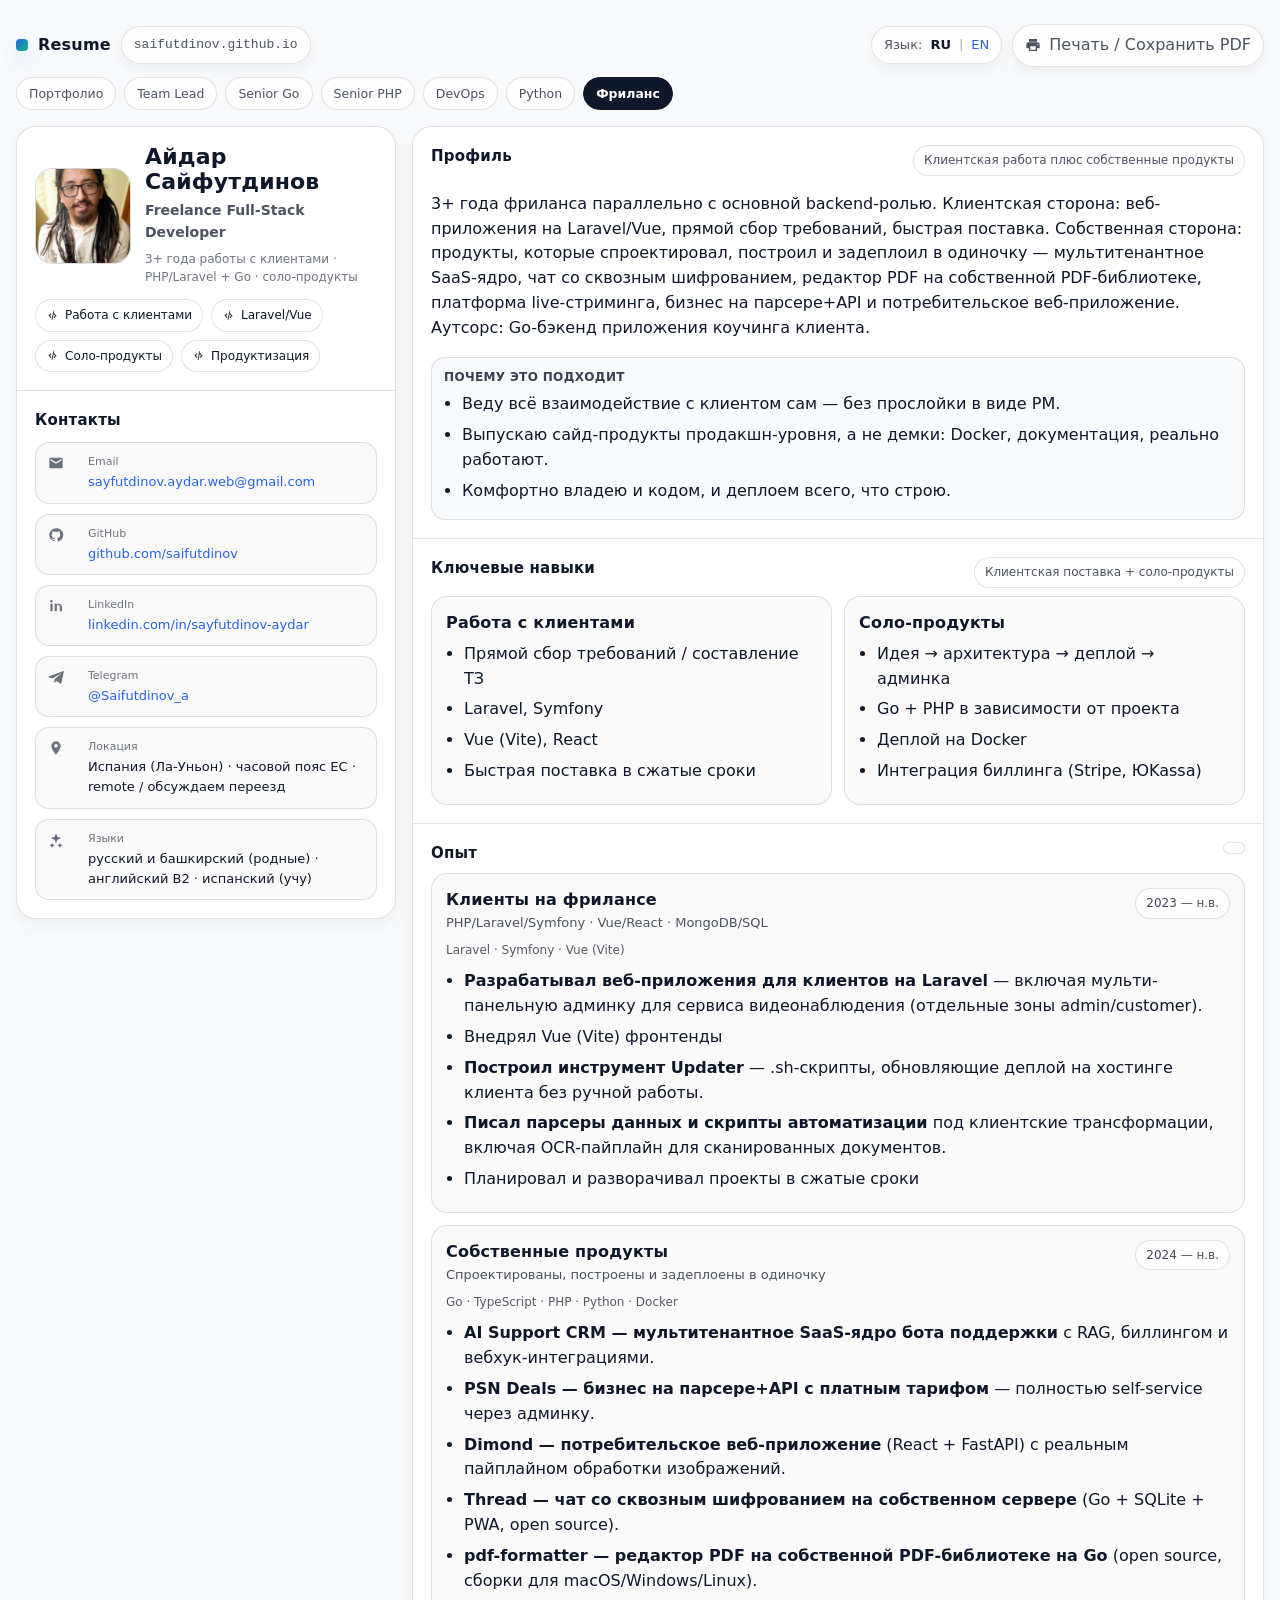
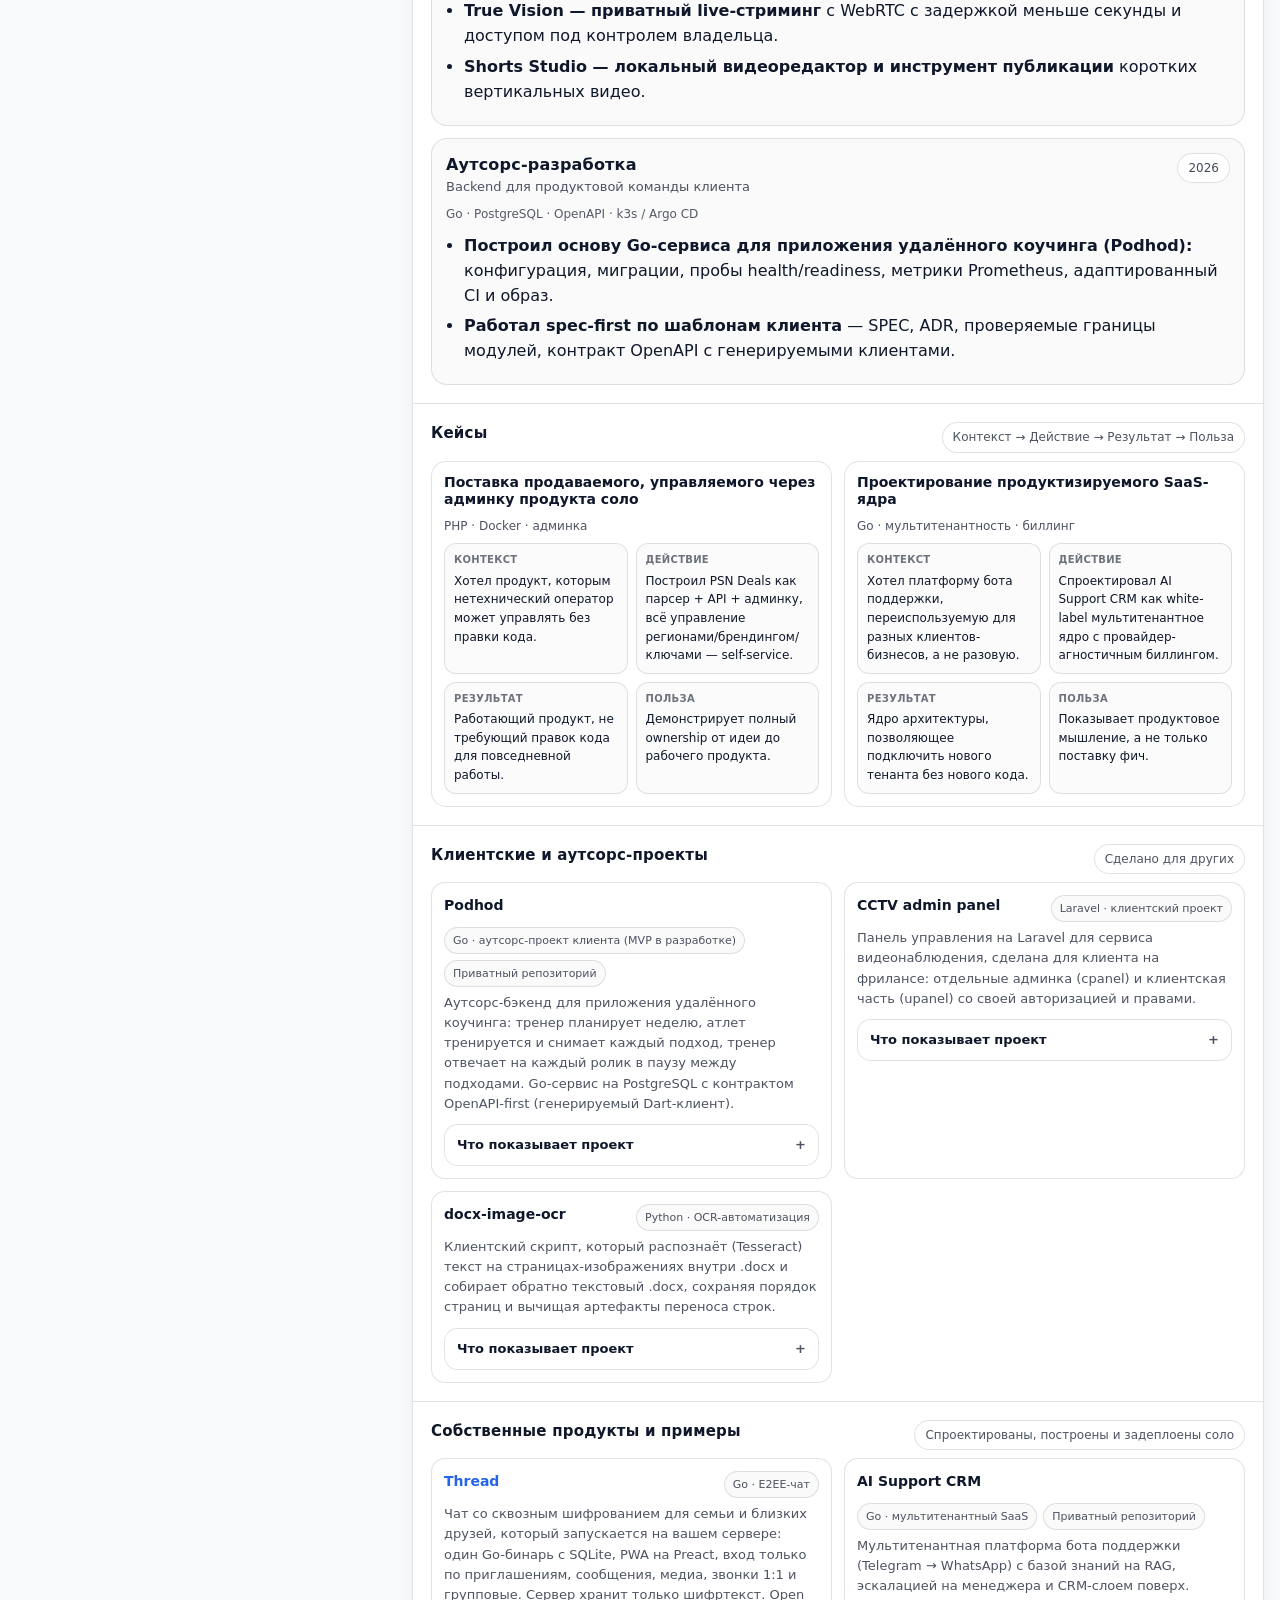
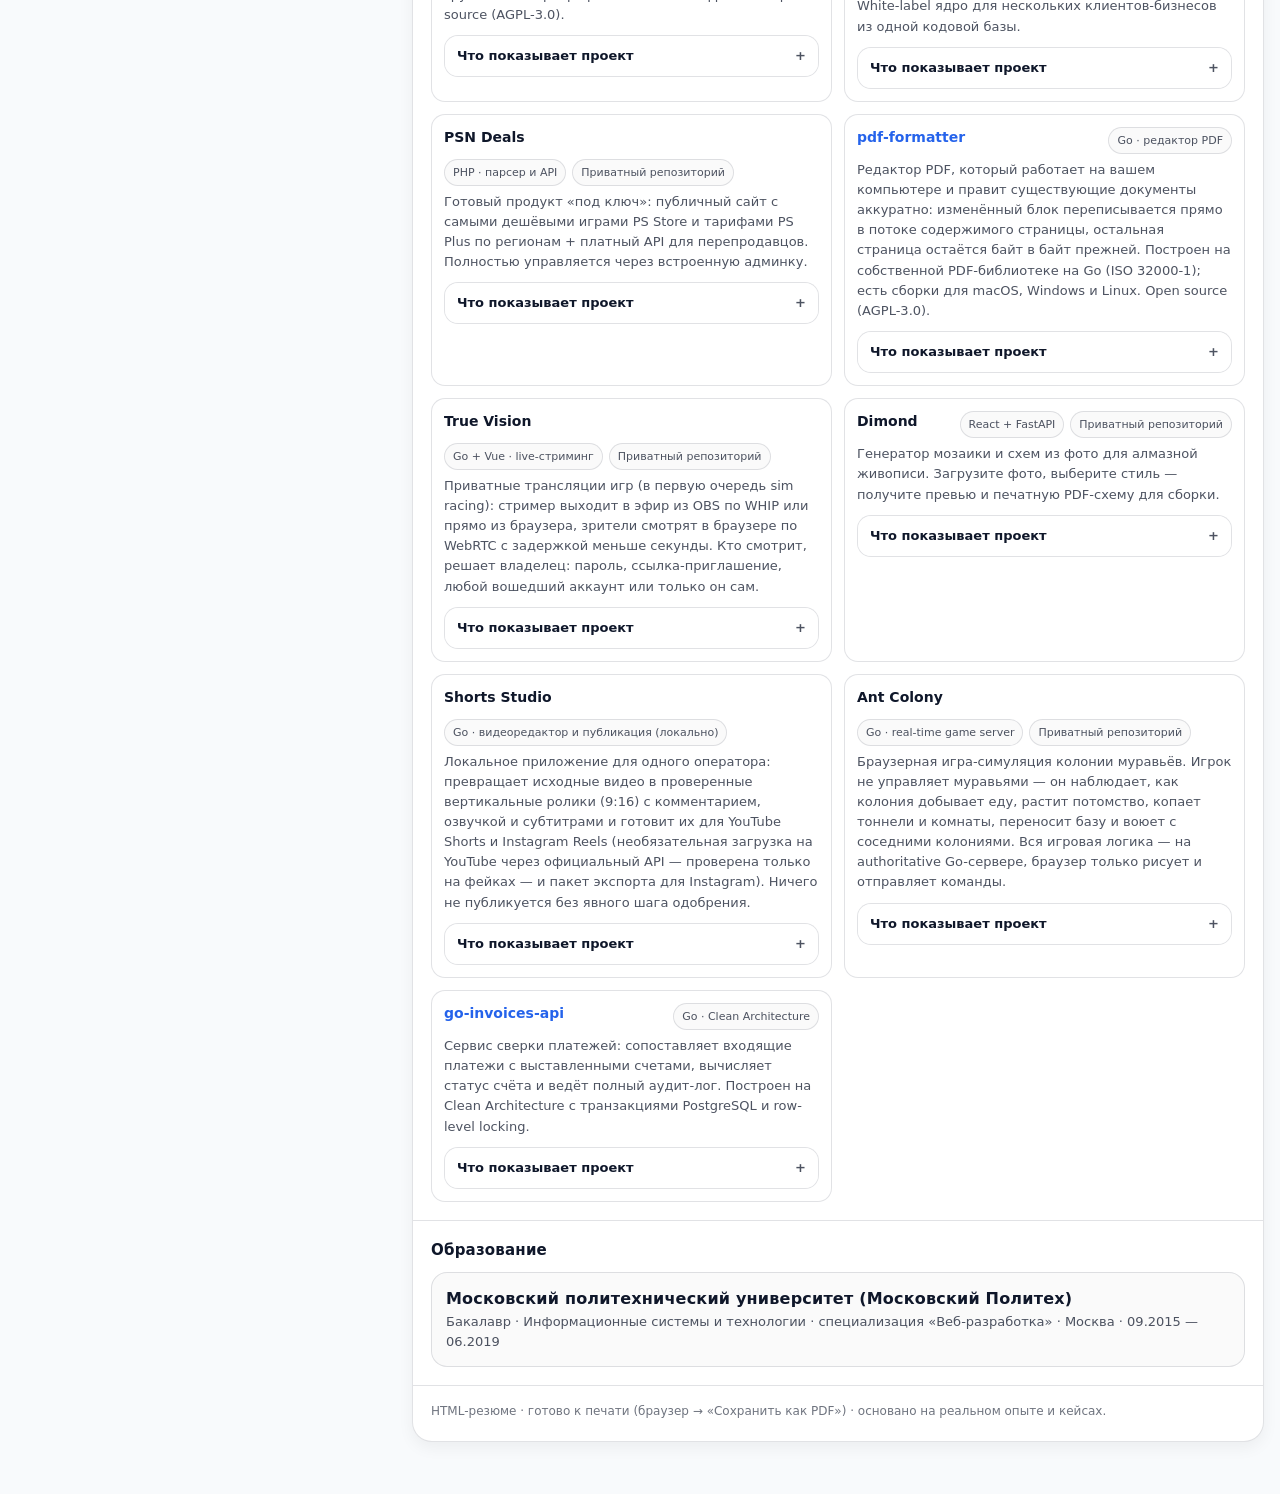
<file: ru/roles/freelance/index.html>
<!doctype html>
<html lang="ru">
  <head>
    <meta charset="utf-8" />
    <meta name="viewport" content="width=device-width, initial-scale=1" />
    <title>Айдар Сайфутдинов — Freelance Full-Stack Developer (PHP/Laravel + Go)</title>
    <meta name="description" content="3+ года фриланса параллельно с основной работой: поставка клиентам на Laravel/Vue, плюс несколько собственных продуктов, спроектированных, построенных и задеплоенных в одиночку." />
    <link rel="canonical" href="https://saifutdinov.github.io/ru/roles/freelance/" />
    <link rel="alternate" hreflang="en" href="https://saifutdinov.github.io/roles/freelance/" />
    <link rel="alternate" hreflang="ru" href="https://saifutdinov.github.io/ru/roles/freelance/" />

    <meta property="og:type" content="profile" />
    <meta property="og:site_name" content="Aidar Saifutdinov — Resume" />
    <meta property="og:title" content="Айдар Сайфутдинов — Freelance Full-Stack Developer" />
    <meta property="og:description" content="Работа с клиентами на PHP/Laravel + Vue, плюс несколько собственных продуктов, построенных и задеплоенных соло." />
    <meta property="og:url" content="https://saifutdinov.github.io/ru/roles/freelance/" />
    <meta property="og:locale" content="ru_RU" />
    <meta property="og:locale:alternate" content="en_US" />
    <meta property="og:image" content="https://saifutdinov.github.io/assets/og/og-ru.jpg" />
    <meta property="og:image:width" content="1200" />
    <meta property="og:image:height" content="630" />
    <meta property="og:image:type" content="image/jpeg" />
    <meta property="og:image:alt" content="Айдар Сайфутдинов — Freelance Full-Stack Developer" />

    <meta name="twitter:card" content="summary_large_image" />
    <meta name="twitter:title" content="Айдар Сайфутдинов — Freelance Full-Stack Developer" />
    <meta name="twitter:description" content="Работа с клиентами на PHP/Laravel + Vue, плюс несколько собственных продуктов, построенных и задеплоенных соло." />
    <meta name="twitter:image" content="https://saifutdinov.github.io/assets/og/og-ru.jpg" />

    <meta name="theme-color" content="#ffffff" />
    <link rel="stylesheet" href="/assets/css/resume.css" />
    <script type="application/ld+json">{"@context": "https://schema.org", "@type": "Person", "name": "Айдар Сайфутдинов", "url": "https://saifutdinov.github.io/ru/roles/freelance/", "image": "https://saifutdinov.github.io/assets/images/avatar.jpg", "jobTitle": "Freelance Full-Stack Developer", "description": "Работа с клиентами на PHP/Laravel + Vue, плюс несколько собственных продуктов, построенных и задеплоенных соло.", "email": "mailto:sayfutdinov.aydar.web@gmail.com", "address": {"@type": "PostalAddress", "addressCountry": "ES"}, "sameAs": ["https://github.com/saifutdinov", "https://www.linkedin.com/in/sayfutdinov-aydar/", "https://t.me/Saifutdinov_a"], "alumniOf": {"@type": "CollegeOrUniversity", "name": "Moscow Polytechnic University"}, "knowsLanguage": ["ru", "ba", "en", "es"]}</script>
    <script src="/assets/js/resume.js" defer></script>
  </head>
  <body>
    <!-- print / save-as-PDF: native browser function, no library -->
    <div class="wrap">
      <div class="topbar">
        <div class="brand">
          <div class="brand-mark" aria-hidden="true"></div>
          <div class="brand-title">Resume</div>
          <div class="pill"><span class="mono">saifutdinov.github.io</span></div>
        </div>
        <div class="actions">
          <div class="pill">Язык: <strong>RU</strong> <span class="sep">|</span> <a href="/roles/freelance/">EN</a></div>
          <button class="pill" type="button" onclick="window.print()"><svg class="i"><use href="/assets/svg/icons.svg#ic-print"/></svg>Печать / Сохранить PDF</button>
        </div>
      </div>

      <nav class="rolenav" aria-label="Resume versions">
        <a class="rolelink" href="/ru/">Портфолио</a>
        <a class="rolelink" href="/ru/roles/team-lead/">Team Lead</a>
        <a class="rolelink" href="/ru/roles/senior-go/">Senior Go</a>
        <a class="rolelink" href="/ru/roles/senior-php/">Senior PHP</a>
        <a class="rolelink" href="/ru/roles/devops/">DevOps</a>
        <a class="rolelink" href="/ru/roles/python/">Python</a>
        <a class="rolelink" href="/ru/roles/freelance/" aria-current="page">Фриланс</a>
      </nav>

      <div class="layout">
        <aside class="panel">
          <div class="pad">
            <div class="hero">
              <div class="avatar">
                <img src="/assets/images/avatar.jpg" alt="Айдар Сайфутдинов" onerror="this.remove();this.parentElement.textContent='Avatar';" />
              </div>
              <div>
                <h1>Айдар Сайфутдинов</h1>
                <div class="subtitle">Freelance Full-Stack Developer</div>
                <div class="sub2">3+ года работы с клиентами · PHP/Laravel + Go · соло-продукты</div>
              </div>
            </div>
            <div class="chips">
              <span class="chip"><svg class="i"><use href="/assets/svg/icons.svg#ic-code"/></svg>Работа с клиентами</span>
              <span class="chip"><svg class="i"><use href="/assets/svg/icons.svg#ic-code"/></svg>Laravel/Vue</span>
              <span class="chip"><svg class="i"><use href="/assets/svg/icons.svg#ic-code"/></svg>Соло-продукты</span>
              <span class="chip"><svg class="i"><use href="/assets/svg/icons.svg#ic-code"/></svg>Продуктизация</span>
            </div>
          </div>
          <div class="divider"></div>
          <div class="pad">
            <h2>Контакты</h2>
            <div class="kv-list">
              <div class="kv"><span class="icon"><svg class="i"><use href="/assets/svg/icons.svg#ic-mail"/></svg></span><div class="v"><span class="label">Email</span><a href="mailto:sayfutdinov.aydar.web@gmail.com">sayfutdinov.aydar.web@gmail.com</a></div></div>
              <div class="kv"><span class="icon"><svg class="i"><use href="/assets/svg/icons.svg#ic-gh"/></svg></span><div class="v"><span class="label">GitHub</span><a href="https://github.com/saifutdinov" target="_blank" rel="noopener">github.com/saifutdinov</a></div></div>
              <div class="kv"><span class="icon"><svg class="i"><use href="/assets/svg/icons.svg#ic-linkedin"/></svg></span><div class="v"><span class="label">LinkedIn</span><a href="https://linkedin.com/in/sayfutdinov-aydar/" target="_blank" rel="noopener">linkedin.com/in/sayfutdinov-aydar</a></div></div>
              <div class="kv"><span class="icon"><svg class="i"><use href="/assets/svg/icons.svg#ic-telegram"/></svg></span><div class="v"><span class="label">Telegram</span><a href="https://t.me/Saifutdinov_a" target="_blank" rel="noopener">@Saifutdinov_a</a></div></div>
              <div class="kv"><span class="icon"><svg class="i"><use href="/assets/svg/icons.svg#ic-pin"/></svg></span><div class="v"><span class="label">Локация</span>Испания (Ла-Уньон) · часовой пояс ЕС · remote / обсуждаем переезд</div></div>
              <div class="kv"><span class="icon"><svg class="i"><use href="/assets/svg/icons.svg#ic-ai"/></svg></span><div class="v"><span class="label">Языки</span>русский и башкирский (родные) · английский B2 · испанский (учу)</div></div>
            </div>
          </div>
        </aside>

        <main class="panel">
          <section class="section">
            <div class="headline">
              <h2>Профиль</h2>
              <div class="tagline">Клиентская работа плюс собственные продукты</div>
            </div>
            <p>3+ года фриланса параллельно с основной backend-ролью. Клиентская сторона: веб-приложения на Laravel/Vue, прямой сбор требований, быстрая поставка. Собственная сторона: продукты, которые спроектировал, построил и задеплоил в одиночку — мультитенантное SaaS-ядро, чат со сквозным шифрованием, редактор PDF на собственной PDF-библиотеке, платформа live-стриминга, бизнес на парсере+API и потребительское веб-приложение. Аутсорс: Go-бэкенд приложения коучинга клиента.</p>
            <div class="outcomes">
              <b>Почему это подходит</b>
              <ul style="margin-top:0">
                <li>Веду всё взаимодействие с клиентом сам — без прослойки в виде PM.
                <li>Выпускаю сайд-продукты продакшн-уровня, а не демки: Docker, документация, реально работают.
                <li>Комфортно владею и кодом, и деплоем всего, что строю.</li>
              </ul>
            </div>
          </section>
          <section class="section">
            <div class="headline">
              <h2>Ключевые навыки</h2>
              <div class="tagline">Клиентская поставка + соло-продукты</div>
            </div>
            <div class="grid2">
              <div class="card"><div class="title" style="margin-bottom:6px">Работа с клиентами</div><ul style="margin-top:0"><li>Прямой сбор требований / составление ТЗ</li><li>Laravel, Symfony</li><li>Vue (Vite), React</li><li>Быстрая поставка в сжатые сроки</li></ul></div>
              <div class="card"><div class="title" style="margin-bottom:6px">Соло-продукты</div><ul style="margin-top:0"><li>Идея → архитектура → деплой → админка</li><li>Go + PHP в зависимости от проекта</li><li>Деплой на Docker</li><li>Интеграция биллинга (Stripe, ЮKassa)</li></ul></div>
            </div>
          </section>
          <section class="section">
            <div class="headline">
              <h2>Опыт</h2>
              <div class="tagline"></div>
            </div>
            <div class="timeline">
              <div class="card">
              <div class="head">
                <div>
                  <div class="title">Клиенты на фрилансе</div>
                  <div class="meta">PHP/Laravel/Symfony · Vue/React · MongoDB/SQL</div>
                </div>
                <div class="when">2023 — н.в.</div>
              </div>
              <div class="stackline">Laravel · Symfony · Vue (Vite)</div>
              <ul><li><b>Разрабатывал веб-приложения для клиентов на Laravel</b> — включая мульти-панельную админку для сервиса видеонаблюдения (отдельные зоны admin/customer).</li><li>Внедрял Vue (Vite) фронтенды</li><li><b>Построил инструмент Updater</b> — .sh-скрипты, обновляющие деплой на хостинге клиента без ручной работы.</li><li><b>Писал парсеры данных и скрипты автоматизации</b> под клиентские трансформации, включая OCR-пайплайн для сканированных документов.</li><li>Планировал и разворачивал проекты в сжатые сроки</li></ul>
            </div>
            <div class="card">
              <div class="head">
                <div>
                  <div class="title">Собственные продукты</div>
                  <div class="meta">Спроектированы, построены и задеплоены в одиночку</div>
                </div>
                <div class="when">2024 — н.в.</div>
              </div>
              <div class="stackline">Go · TypeScript · PHP · Python · Docker</div>
              <ul><li><b>AI Support CRM — мультитенантное SaaS-ядро бота поддержки</b> с RAG, биллингом и вебхук-интеграциями.</li><li><b>PSN Deals — бизнес на парсере+API с платным тарифом</b> — полностью self-service через админку.</li><li><b>Dimond — потребительское веб-приложение</b> (React + FastAPI) с реальным пайплайном обработки изображений.</li><li><b>Thread — чат со сквозным шифрованием на собственном сервере</b> (Go + SQLite + PWA, open source).</li><li><b>pdf-formatter — редактор PDF на собственной PDF-библиотеке на Go</b> (open source, сборки для macOS/Windows/Linux).</li><li><b>True Vision — приватный live-стриминг</b> с WebRTC с задержкой меньше секунды и доступом под контролем владельца.</li><li><b>Shorts Studio — локальный видеоредактор и инструмент публикации</b> коротких вертикальных видео.</li></ul>
            </div>
            <div class="card">
              <div class="head">
                <div>
                  <div class="title">Аутсорс-разработка</div>
                  <div class="meta">Backend для продуктовой команды клиента</div>
                </div>
                <div class="when">2026</div>
              </div>
              <div class="stackline">Go · PostgreSQL · OpenAPI · k3s / Argo CD</div>
              <ul><li><b>Построил основу Go-сервиса для приложения удалённого коучинга (Podhod):</b> конфигурация, миграции, пробы health/readiness, метрики Prometheus, адаптированный CI и образ.</li><li><b>Работал spec-first по шаблонам клиента</b> — SPEC, ADR, проверяемые границы модулей, контракт OpenAPI с генерируемыми клиентами.</li></ul>
            </div>
            </div>
          </section>
          <section class="section">
            <div class="headline">
              <h2>Кейсы</h2>
              <div class="tagline">Контекст → Действие → Результат → Польза</div>
            </div>
            <div class="grid2">
              <div class="case">
                <h3>Поставка продаваемого, управляемого через админку продукта соло</h3>
                <div class="case-meta">PHP · Docker · админка</div>
                <div class="kv4">
                  <div class="mini"><b>КОНТЕКСТ</b>Хотел продукт, которым нетехнический оператор может управлять без правки кода.</div>
                  <div class="mini"><b>ДЕЙСТВИЕ</b>Построил PSN Deals как парсер + API + админку, всё управление регионами/брендингом/ключами — self-service.</div>
                  <div class="mini"><b>РЕЗУЛЬТАТ</b>Работающий продукт, не требующий правок кода для повседневной работы.</div>
                  <div class="mini"><b>ПОЛЬЗА</b>Демонстрирует полный ownership от идеи до рабочего продукта.</div>
                </div>
              </div>
              <div class="case">
                <h3>Проектирование продуктизируемого SaaS-ядра</h3>
                <div class="case-meta">Go · мультитенантность · биллинг</div>
                <div class="kv4">
                  <div class="mini"><b>КОНТЕКСТ</b>Хотел платформу бота поддержки, переиспользуемую для разных клиентов-бизнесов, а не разовую.</div>
                  <div class="mini"><b>ДЕЙСТВИЕ</b>Спроектировал AI Support CRM как white-label мультитенантное ядро с провайдер-агностичным биллингом.</div>
                  <div class="mini"><b>РЕЗУЛЬТАТ</b>Ядро архитектуры, позволяющее подключить нового тенанта без нового кода.</div>
                  <div class="mini"><b>ПОЛЬЗА</b>Показывает продуктовое мышление, а не только поставку фич.</div>
                </div>
              </div>
            </div>
          </section>
          <section class="section">
            <div class="headline">
              <h2>Клиентские и аутсорс-проекты</h2>
              <div class="tagline">Сделано для других</div>
            </div>
            <div class="grid2">
              <div class="project">
                <div class="project-title">
                  <div class="name">Podhod</div>
                  <div style="display:flex;gap:6px;flex-wrap:wrap"><div class="repo-badge">Go · аутсорс-проект клиента (MVP в разработке)</div><div class="repo-badge">Приватный репозиторий</div></div>
                </div>
                <div class="small">Аутсорс-бэкенд для приложения удалённого коучинга: тренер планирует неделю, атлет тренируется и снимает каждый подход, тренер отвечает на каждый ролик в паузу между подходами. Go-сервис на PostgreSQL с контрактом OpenAPI-first (генерируемый Dart-клиент).</div>
                <details class="fold">
                  <summary>Что показывает проект</summary>
                  <div class="fold-body"><ul><li>Построил основу Go-сервиса: единая конфигурация из окружения, JSON-логи, встроенные миграции goose, пробы liveness/readiness, метрики Prometheus, адаптированный CI-пайплайн и мультиархитектурный образ.</li><li>Поставка spec-first по шаблонам клиента: SPEC, ADR, проверяемые границы модулей и контракт OpenAPI, из которого генерируются заглушки сервера и клиент.</li><li>Рассчитан на GitOps-платформу клиента (k3s + Argo CD, Postgres на CloudNativePG); первый деплой впереди.</li></ul></div>
                </details>
              </div>
              <div class="project">
                <div class="project-title">
                  <div class="name">CCTV admin panel</div>
                  <div style="display:flex;gap:6px;flex-wrap:wrap"><div class="repo-badge">Laravel · клиентский проект</div></div>
                </div>
                <div class="small">Панель управления на Laravel для сервиса видеонаблюдения, сделана для клиента на фрилансе: отдельные админка (cpanel) и клиентская часть (upanel) со своей авторизацией и правами.</div>
                <details class="fold">
                  <summary>Что показывает проект</summary>
                  <div class="fold-body"><ul><li>Мульти-панельная архитектура Laravel (админка vs. клиентская часть) в одной кодовой базе.</li><li>Прямая поставка клиенту на фрилансе, хостится на GitLab клиента, не публичный репозиторий.</li></ul></div>
                </details>
              </div>
              <div class="project">
                <div class="project-title">
                  <div class="name">docx-image-ocr</div>
                  <div style="display:flex;gap:6px;flex-wrap:wrap"><div class="repo-badge">Python · OCR-автоматизация</div></div>
                </div>
                <div class="small">Клиентский скрипт, который распознаёт (Tesseract) текст на страницах-изображениях внутри .docx и собирает обратно текстовый .docx, сохраняя порядок страниц и вычищая артефакты переноса строк.</div>
                <details class="fold">
                  <summary>Что показывает проект</summary>
                  <div class="fold-body"><ul><li>Практичный OCR-пайплайн (python-docx + Pillow + pytesseract) под разовую, но реальную задачу клиента.</li><li>Аккуратная пост-обработка текста: исправление переносов, эвристики склейки строк, упорядоченное извлечение страниц из XML документа.</li></ul></div>
                </details>
              </div>
            </div>
          </section>
          <section class="section">
            <div class="headline">
              <h2>Собственные продукты и примеры</h2>
              <div class="tagline">Спроектированы, построены и задеплоены соло</div>
            </div>
            <div class="grid2">
              <div class="project">
                <div class="project-title">
                  <div class="name"><a href="https://github.com/saifutdinov/thread" target="_blank" rel="noopener">Thread</a></div>
                  <div style="display:flex;gap:6px;flex-wrap:wrap"><div class="repo-badge">Go · E2EE-чат</div></div>
                </div>
                <div class="small">Чат со сквозным шифрованием для семьи и близких друзей, который запускается на вашем сервере: один Go-бинарь с SQLite, PWA на Preact, вход только по приглашениям, сообщения, медиа, звонки 1:1 и групповые. Сервер хранит только шифртекст. Open source (AGPL-3.0).</div>
                <details class="fold">
                  <summary>Что показывает проект</summary>
                  <div class="fold-body"><ul><li>Собственная E2EE-схема на стандартных примитивах WebCrypto (ECDH/ECDSA P-256, AES-256-GCM, HKDF) с подтверждением устройств и кодами безопасности — и открыто описанными ограничениями (независимого аудита не было).</li><li>Realtime-ядро на Go: WebSocket-хаб, Web Push с шифрованным содержимым, звонки 1:1 по WebRTC с запечатанной сигнализацией и TURN, групповые звонки через LiveKit со сквозным шифрованием кадров.</li><li>Инженерия маленького сервера: работает на VPS с 1 ГБ — SQLite (WAL), пароли на argon2id, превью ссылок с защитой от SSRF, шифрованные ежедневные бэкапы в S3, метрики Prometheus.</li><li>Решения оформлены как ADR; тесты на Go и TypeScript, звонки проверяются в настоящем браузере, есть CI.</li></ul></div>
                </details>
              </div>
              <div class="project">
                <div class="project-title">
                  <div class="name">AI Support CRM</div>
                  <div style="display:flex;gap:6px;flex-wrap:wrap"><div class="repo-badge">Go · мультитенантный SaaS</div><div class="repo-badge">Приватный репозиторий</div></div>
                </div>
                <div class="small">Мультитенантная платформа бота поддержки (Telegram → WhatsApp) с базой знаний на RAG, эскалацией на менеджера и CRM-слоем поверх. White-label ядро для нескольких клиентов-бизнесов из одной кодовой базы.</div>
                <details class="fold">
                  <summary>Что показывает проект</summary>
                  <div class="fold-body"><ul><li>Архитектура бэкенда на Go: мультитенантность через row-level security, RAG-пайплайн, фоновые задачи.</li><li>Провайдер-агностичный биллинг (Stripe + ЮKassa) с идемпотентной обработкой вебхуков.</li><li>Безопасность: CORS-allowlist, rate limiting, защита от SSRF на исходящих вебхуках.</li><li>Наблюдаемость через Prometheus/Grafana и документированная поэтапная эволюция архитектуры.</li></ul></div>
                </details>
              </div>
              <div class="project">
                <div class="project-title">
                  <div class="name">PSN Deals</div>
                  <div style="display:flex;gap:6px;flex-wrap:wrap"><div class="repo-badge">PHP · парсер и API</div><div class="repo-badge">Приватный репозиторий</div></div>
                </div>
                <div class="small">Готовый продукт «под ключ»: публичный сайт с самыми дешёвыми играми PS Store и тарифами PS Plus по регионам + платный API для перепродавцов. Полностью управляется через встроенную админку.</div>
                <details class="fold">
                  <summary>Что показывает проект</summary>
                  <div class="fold-body"><ul><li>Сбор данных по расписанию (cron) по нескольким регионам с ручным запуском из админки.</li><li>Публичный API с бесплатным лимитом на IP и платными API-ключами для B2B.</li><li>Сквозная поставка продукта: парсер, API и админка в одном Docker-стеке.</li></ul></div>
                </details>
              </div>
              <div class="project">
                <div class="project-title">
                  <div class="name"><a href="https://github.com/saifutdinov/pdf-formatter" target="_blank" rel="noopener">pdf-formatter</a></div>
                  <div style="display:flex;gap:6px;flex-wrap:wrap"><div class="repo-badge">Go · редактор PDF</div></div>
                </div>
                <div class="small">Редактор PDF, который работает на вашем компьютере и правит существующие документы аккуратно: изменённый блок переписывается прямо в потоке содержимого страницы, остальная страница остаётся байт в байт прежней. Построен на собственной PDF-библиотеке на Go (ISO 32000-1); есть сборки для macOS, Windows и Linux. Open source (AGPL-3.0).</div>
                <details class="fold">
                  <summary>Что показывает проект</summary>
                  <div class="fold-body"><ul><li>Собственная PDF-библиотека на Go: парсер и запись, xref и объектные потоки, фильтры, шифрование (стандартный обработчик, ревизии 2–6), шрифты и CMap, встраивание TrueType, переписывание потоков содержимого, формы и закладки — около 21 тыс. строк Go и 24 файла тестов.</li><li>Неразрушающая модель: исходный файл не меняется, документ — это исходник плюс журнал операций, новый PDF — чистая функция от них, отмена убирает последнюю операцию.</li><li>Документы не покидают компьютер: сервер слушает только 127.0.0.1, а интерфейс и шрифты встроены в один исполняемый файл на платформу.</li><li>Выпускается релизами (.dmg для macOS, сборки для Windows и Linux); выходные файлы проверяются qpdf в тестовом образе.</li></ul></div>
                </details>
              </div>
              <div class="project">
                <div class="project-title">
                  <div class="name">True Vision</div>
                  <div style="display:flex;gap:6px;flex-wrap:wrap"><div class="repo-badge">Go + Vue · live-стриминг</div><div class="repo-badge">Приватный репозиторий</div></div>
                </div>
                <div class="small">Приватные трансляции игр (в первую очередь sim racing): стример выходит в эфир из OBS по WHIP или прямо из браузера, зрители смотрят в браузере по WebRTC с задержкой меньше секунды. Кто смотрит, решает владелец: пароль, ссылка-приглашение, любой вошедший аккаунт или только он сам.</div>
                <details class="fold">
                  <summary>Что показывает проект</summary>
                  <div class="fold-body"><ul><li>Go-бэкенд только для сигнализации (API на Connect-RPC, SQLite): видео через Go не проходит — оно идёт по UDP между OBS, MediaMTX и браузерами.</li><li>Контроль доступа, который перепроверяется вживую: одна функция решения при подключении, одноразовый тикет и hook MediaMTX с повторной проверкой, сверка раз в ~6 секунд отключает зрителей, у которых отозвали право.</li><li>Релизный пайплайн: бэкап базы, проверка бэкапа восстановлением и только потом миграция и смена контейнера; провал проверки останавливает релиз, старая версия продолжает работать.</li><li>API на protobuf/buf, тесты на Go и E2E в настоящем браузере против настоящего MediaMTX.</li></ul></div>
                </details>
              </div>
              <div class="project">
                <div class="project-title">
                  <div class="name">Dimond</div>
                  <div style="display:flex;gap:6px;flex-wrap:wrap"><div class="repo-badge">React + FastAPI</div><div class="repo-badge">Приватный репозиторий</div></div>
                </div>
                <div class="small">Генератор мозаики и схем из фото для алмазной живописи. Загрузите фото, выберите стиль — получите превью и печатную PDF-схему для сборки.</div>
                <details class="fold">
                  <summary>Что показывает проект</summary>
                  <div class="fold-body"><ul><li>React SPA (за Nginx), работающий с бэкендом на FastAPI, всё в Docker.</li><li>Пайплайн обработки изображений, доведённый до готового инструмента.</li><li>Полная поставка продукта за пределами типичной backend-работы.</li></ul></div>
                </details>
              </div>
              <div class="project">
                <div class="project-title">
                  <div class="name">Shorts Studio</div>
                  <div style="display:flex;gap:6px;flex-wrap:wrap"><div class="repo-badge">Go · видеоредактор и публикация (локально)</div></div>
                </div>
                <div class="small">Локальное приложение для одного оператора: превращает исходные видео в проверенные вертикальные ролики (9:16) с комментарием, озвучкой и субтитрами и готовит их для YouTube Shorts и Instagram Reels (необязательная загрузка на YouTube через официальный API — проверена только на фейках — и пакет экспорта для Instagram). Ничего не публикуется без явного шага одобрения.</div>
                <details class="fold">
                  <summary>Что показывает проект</summary>
                  <div class="fold-body"><ul><li>Полный путь без интернета и без ключей API: импорт → проверка прав → метаданные → транскрипт (локальное распознавание речи) → события и сценарий → субтитры → озвучка → рендер 9:16 → проверка → одобрение → экспорт.</li><li>Локальный ИИ там, где он помогает: локальная vision-language модель предлагает события по кадрам и транскрипту; облачный анализ необязателен и по умолчанию выключен.</li><li>Возобновляемые задачи: у каждого этапа есть состояние, логи и повтор без пересчёта дорогих этапов; прерванные задачи помечаются и возобновляются повтором.</li><li>Подход «сначала права» — одобрение заблокировано, пока явно не подтверждены права и приватность источника. Бэкенд на Go 1.27 с PostgreSQL и фронтенд на Vite/TypeScript.</li></ul></div>
                </details>
              </div>
              <div class="project">
                <div class="project-title">
                  <div class="name">Ant Colony</div>
                  <div style="display:flex;gap:6px;flex-wrap:wrap"><div class="repo-badge">Go · real-time game server</div><div class="repo-badge">Приватный репозиторий</div></div>
                </div>
                <div class="small">Браузерная игра-симуляция колонии муравьёв. Игрок не управляет муравьями — он наблюдает, как колония добывает еду, растит потомство, копает тоннели и комнаты, переносит базу и воюет с соседними колониями. Вся игровая логика — на authoritative Go-сервере, браузер только рисует и отправляет команды.</div>
                <details class="fold">
                  <summary>Что показывает проект</summary>
                  <div class="fold-body"><ul><li>Авторитетный игровой движок в одной горутине — без горутины на муравья и без мьютекса вокруг мира; состояние меняется только через команды, наружу отдаются неизменяемые снапшоты.</li><li>WebSocket-протокол с snapshot + delta кадрами и сжатым потоком чанков для живого персистентного мира.</li><li>Персистентность в SQLite с версионными снапшотами плюс Redis hot cache — симуляция переживает рестарт сервера.</li><li>Детерминированный seeded RNG, A*/flow-field навигация, тесты гоняются с -race.</li></ul></div>
                </details>
              </div>
              <div class="project">
                <div class="project-title">
                  <div class="name"><a href="https://github.com/saifutdinov/go-invoices-api" target="_blank" rel="noopener">go-invoices-api</a></div>
                  <div style="display:flex;gap:6px;flex-wrap:wrap"><div class="repo-badge">Go · Clean Architecture</div></div>
                </div>
                <div class="small">Сервис сверки платежей: сопоставляет входящие платежи с выставленными счетами, вычисляет статус счёта и ведёт полный аудит-лог. Построен на Clean Architecture с транзакциями PostgreSQL и row-level locking.</div>
                <details class="fold">
                  <summary>Что показывает проект</summary>
                  <div class="fold-body"><ul><li>Идемпотентная обработка платежей при конкурентном доступе — row-level locking (SELECT ... FOR UPDATE) вокруг каждой транзакции сверки.</li><li>Статус счёта вычисляется из распределения платежей (unmatched / partially paid / paid / overpaid), с полным аудитом каждого расхождения.</li><li>Небольшой собственный планировщик (`chronos`) для фоновой сверки вместо внешнего брокера сообщений.</li><li>Деньги хранятся в минимальных единицах валюты (целые числа), чтобы избежать ошибок плавающей точки в финансовых расчётах.</li></ul></div>
                </details>
              </div>
            </div>
          </section>
          <section class="section">
            <h2>Образование</h2>
            <div class="card">
              <div class="title">Московский политехнический университет (Московский Политех)</div>
              <div class="meta">Бакалавр · Информационные системы и технологии · специализация «Веб-разработка» · Москва · 09.2015 — 06.2019</div>
            </div>
          </section>
          <div class="footer">HTML-резюме · готово к печати (браузер → «Сохранить как PDF») · основано на реальном опыте и кейсах.</div>
        </main>
      </div>
    </div>
  </body>
</html>
</file>
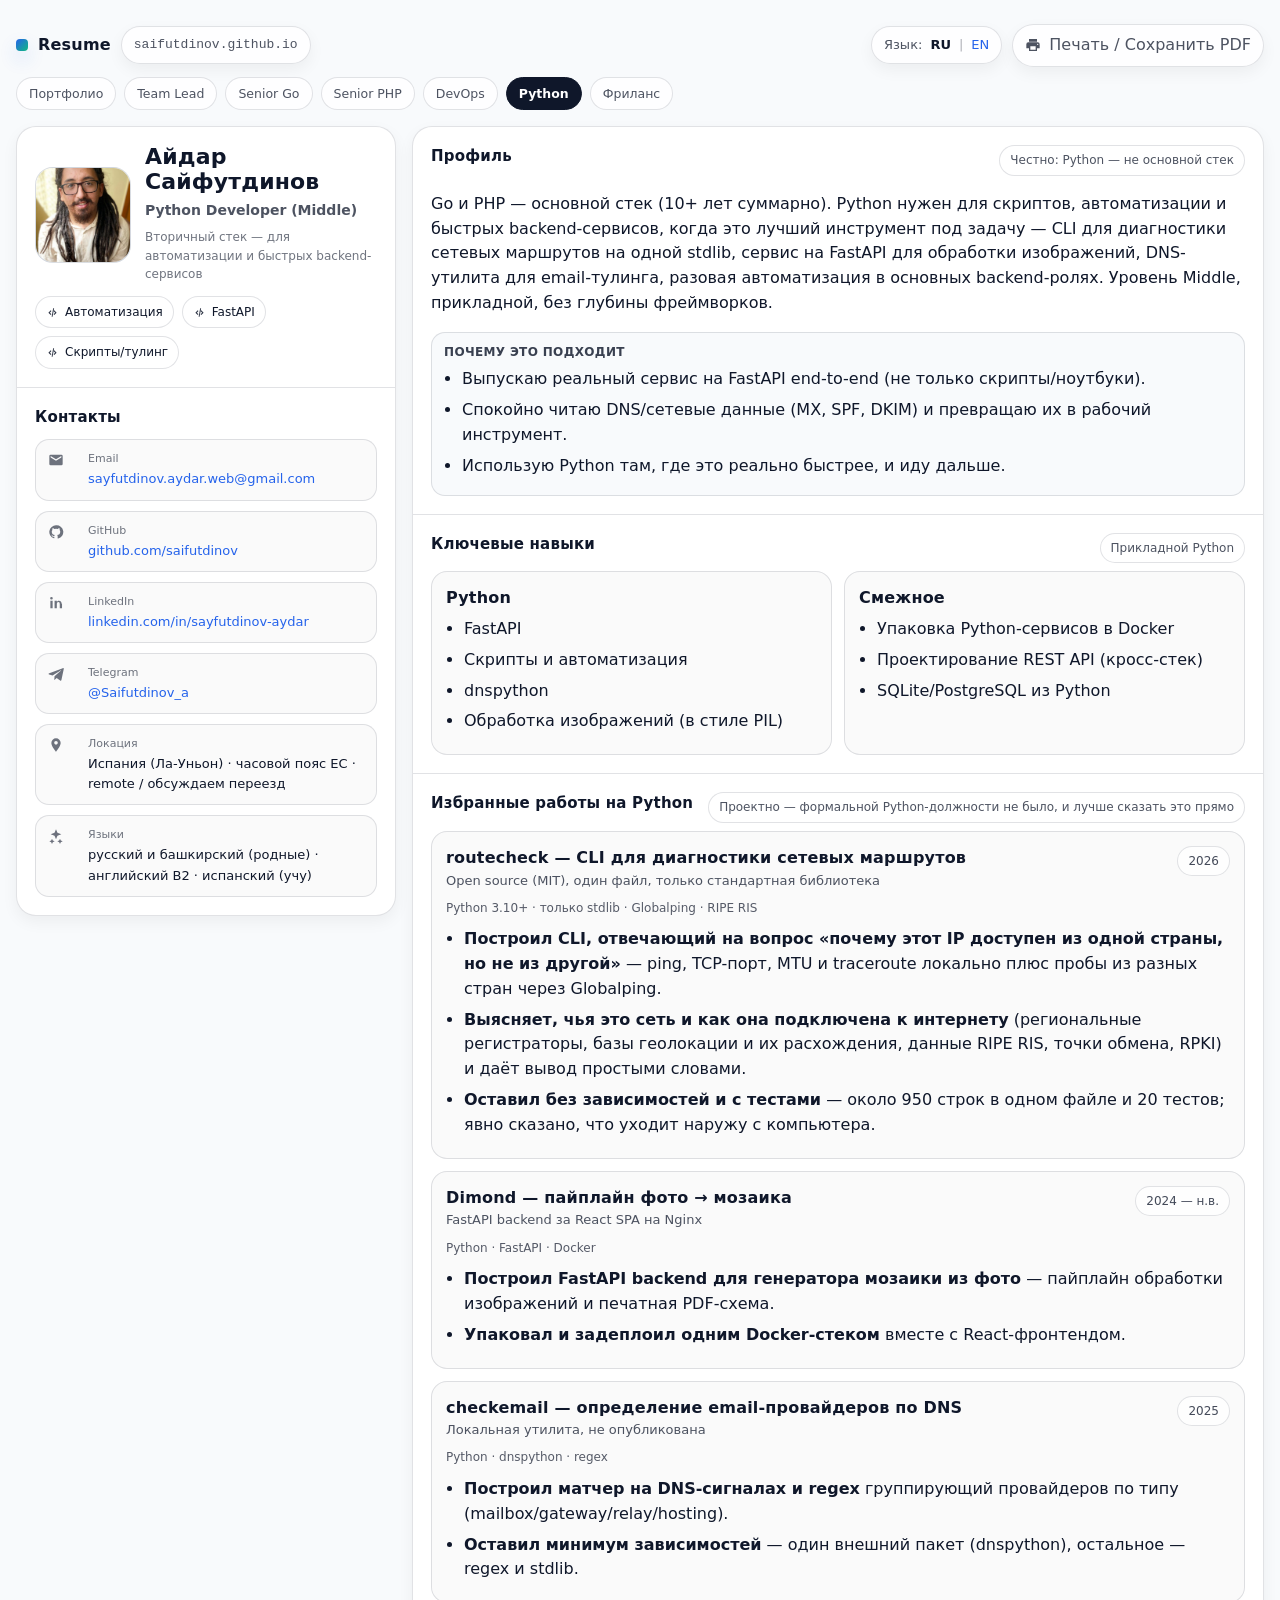
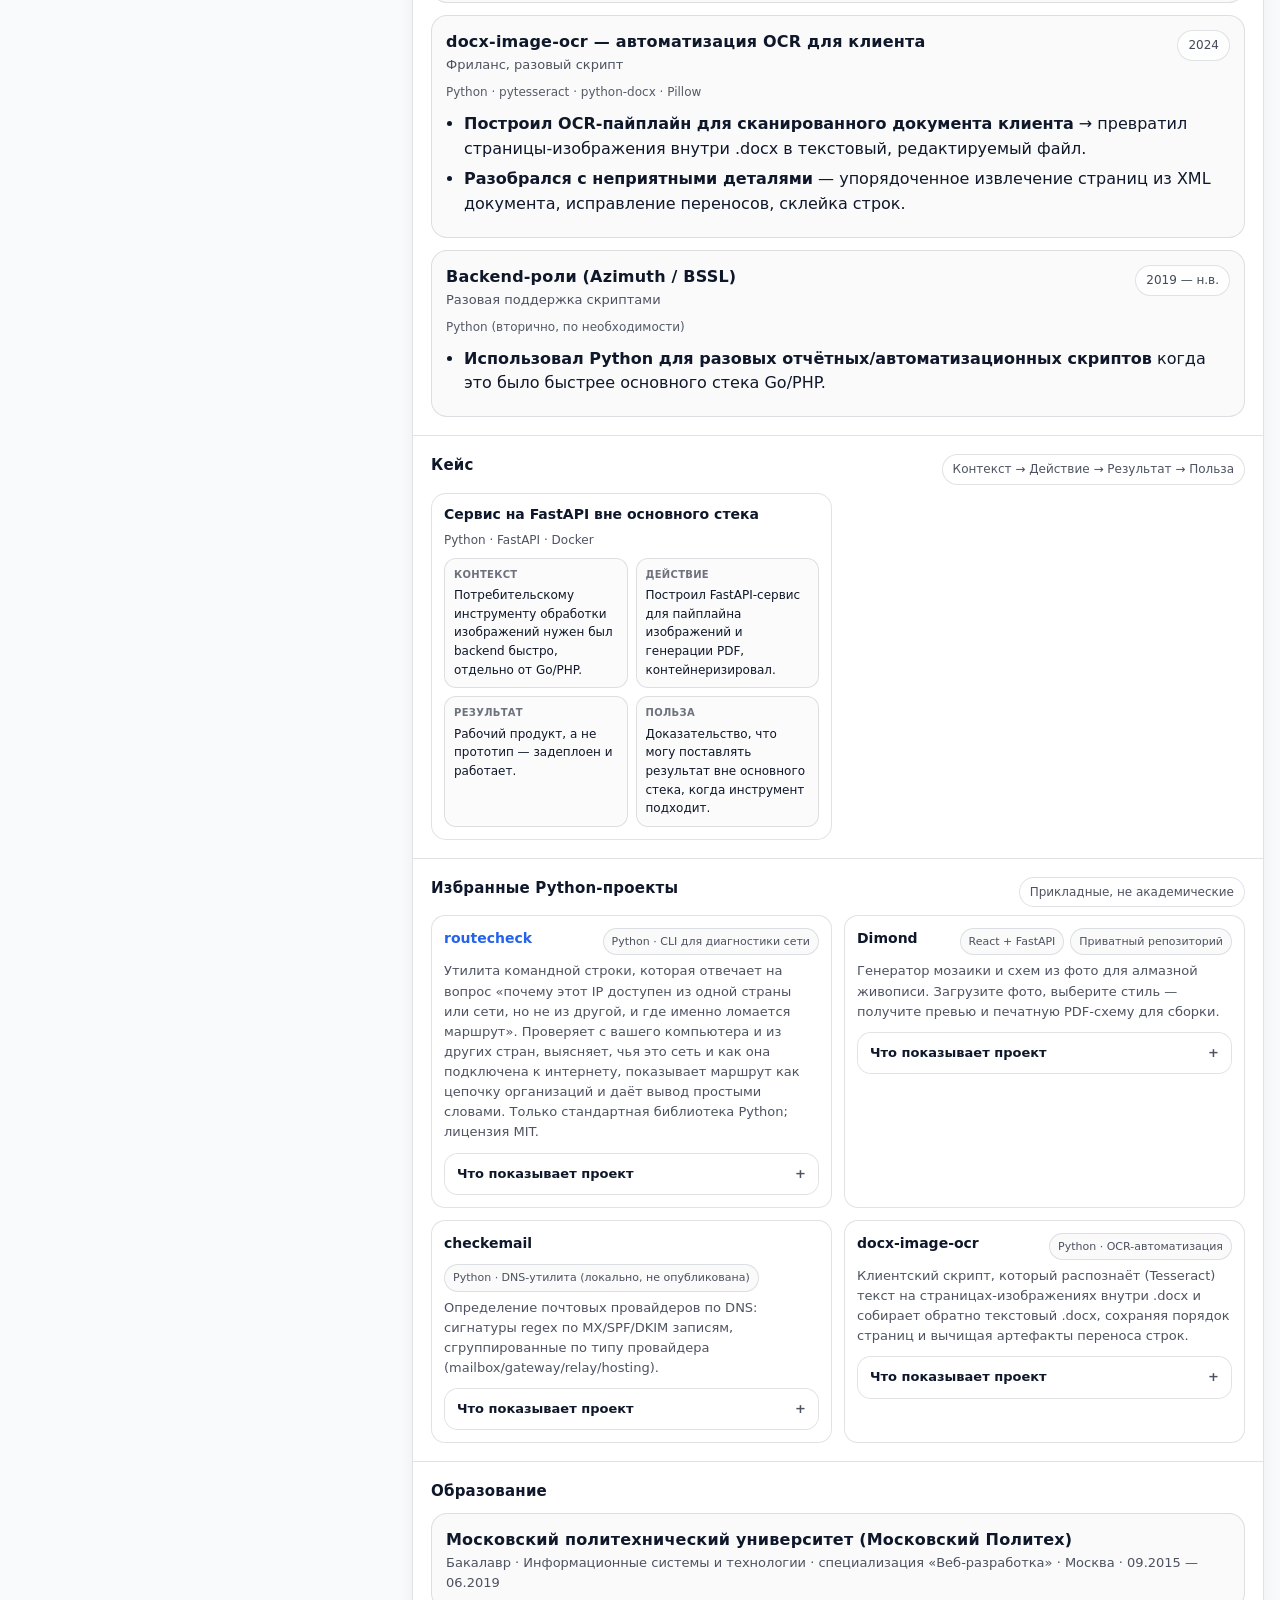
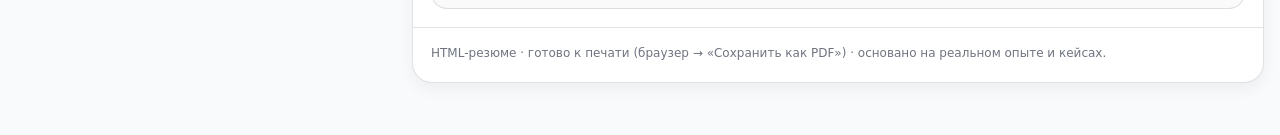
<file: ru/roles/python/index.html>
<!doctype html>
<html lang="ru">
  <head>
    <meta charset="utf-8" />
    <meta name="viewport" content="width=device-width, initial-scale=1" />
    <title>Айдар Сайфутдинов — Python Developer, Middle (автоматизация, тулинг, FastAPI)</title>
    <meta name="description" content="Go/PHP — основной стек; Python нужен для скриптов, автоматизации и быстрых backend-сервисов — DNS/email-тулинг, FastAPI image-пайплайн, разовые отчётные скрипты." />
    <link rel="canonical" href="https://saifutdinov.github.io/ru/roles/python/" />
    <link rel="alternate" hreflang="en" href="https://saifutdinov.github.io/roles/python/" />
    <link rel="alternate" hreflang="ru" href="https://saifutdinov.github.io/ru/roles/python/" />

    <meta property="og:type" content="profile" />
    <meta property="og:site_name" content="Aidar Saifutdinov — Resume" />
    <meta property="og:title" content="Айдар Сайфутдинов — Python Developer (Middle)" />
    <meta property="og:description" content="Автоматизация, сервисы на FastAPI и утилиты — на фоне основной карьеры в Go/PHP." />
    <meta property="og:url" content="https://saifutdinov.github.io/ru/roles/python/" />
    <meta property="og:locale" content="ru_RU" />
    <meta property="og:locale:alternate" content="en_US" />
    <meta property="og:image" content="https://saifutdinov.github.io/assets/og/og-ru.jpg" />
    <meta property="og:image:width" content="1200" />
    <meta property="og:image:height" content="630" />
    <meta property="og:image:type" content="image/jpeg" />
    <meta property="og:image:alt" content="Айдар Сайфутдинов — Python Developer (Middle)" />

    <meta name="twitter:card" content="summary_large_image" />
    <meta name="twitter:title" content="Айдар Сайфутдинов — Python Developer (Middle)" />
    <meta name="twitter:description" content="Автоматизация, сервисы на FastAPI и утилиты — на фоне основной карьеры в Go/PHP." />
    <meta name="twitter:image" content="https://saifutdinov.github.io/assets/og/og-ru.jpg" />

    <meta name="theme-color" content="#ffffff" />
    <link rel="stylesheet" href="/assets/css/resume.css" />
    <script type="application/ld+json">{"@context": "https://schema.org", "@type": "Person", "name": "Айдар Сайфутдинов", "url": "https://saifutdinov.github.io/ru/roles/python/", "image": "https://saifutdinov.github.io/assets/images/avatar.jpg", "jobTitle": "Python Developer (Middle)", "description": "Автоматизация, сервисы на FastAPI и утилиты — на фоне основной карьеры в Go/PHP.", "email": "mailto:sayfutdinov.aydar.web@gmail.com", "address": {"@type": "PostalAddress", "addressCountry": "ES"}, "sameAs": ["https://github.com/saifutdinov", "https://www.linkedin.com/in/sayfutdinov-aydar/", "https://t.me/Saifutdinov_a"], "alumniOf": {"@type": "CollegeOrUniversity", "name": "Moscow Polytechnic University"}, "knowsLanguage": ["ru", "ba", "en", "es"]}</script>
    <script src="/assets/js/resume.js" defer></script>
  </head>
  <body>
    <!-- print / save-as-PDF: native browser function, no library -->
    <div class="wrap">
      <div class="topbar">
        <div class="brand">
          <div class="brand-mark" aria-hidden="true"></div>
          <div class="brand-title">Resume</div>
          <div class="pill"><span class="mono">saifutdinov.github.io</span></div>
        </div>
        <div class="actions">
          <div class="pill">Язык: <strong>RU</strong> <span class="sep">|</span> <a href="/roles/python/">EN</a></div>
          <button class="pill" type="button" onclick="window.print()"><svg class="i"><use href="/assets/svg/icons.svg#ic-print"/></svg>Печать / Сохранить PDF</button>
        </div>
      </div>

      <nav class="rolenav" aria-label="Resume versions">
        <a class="rolelink" href="/ru/">Портфолио</a>
        <a class="rolelink" href="/ru/roles/team-lead/">Team Lead</a>
        <a class="rolelink" href="/ru/roles/senior-go/">Senior Go</a>
        <a class="rolelink" href="/ru/roles/senior-php/">Senior PHP</a>
        <a class="rolelink" href="/ru/roles/devops/">DevOps</a>
        <a class="rolelink" href="/ru/roles/python/" aria-current="page">Python</a>
        <a class="rolelink" href="/ru/roles/freelance/">Фриланс</a>
      </nav>

      <div class="layout">
        <aside class="panel">
          <div class="pad">
            <div class="hero">
              <div class="avatar">
                <img src="/assets/images/avatar.jpg" alt="Айдар Сайфутдинов" onerror="this.remove();this.parentElement.textContent='Avatar';" />
              </div>
              <div>
                <h1>Айдар Сайфутдинов</h1>
                <div class="subtitle">Python Developer (Middle)</div>
                <div class="sub2">Вторичный стек — для автоматизации и быстрых backend-сервисов</div>
              </div>
            </div>
            <div class="chips">
              <span class="chip"><svg class="i"><use href="/assets/svg/icons.svg#ic-code"/></svg>Автоматизация</span>
              <span class="chip"><svg class="i"><use href="/assets/svg/icons.svg#ic-code"/></svg>FastAPI</span>
              <span class="chip"><svg class="i"><use href="/assets/svg/icons.svg#ic-code"/></svg>Скрипты/тулинг</span>
            </div>
          </div>
          <div class="divider"></div>
          <div class="pad">
            <h2>Контакты</h2>
            <div class="kv-list">
              <div class="kv"><span class="icon"><svg class="i"><use href="/assets/svg/icons.svg#ic-mail"/></svg></span><div class="v"><span class="label">Email</span><a href="mailto:sayfutdinov.aydar.web@gmail.com">sayfutdinov.aydar.web@gmail.com</a></div></div>
              <div class="kv"><span class="icon"><svg class="i"><use href="/assets/svg/icons.svg#ic-gh"/></svg></span><div class="v"><span class="label">GitHub</span><a href="https://github.com/saifutdinov" target="_blank" rel="noopener">github.com/saifutdinov</a></div></div>
              <div class="kv"><span class="icon"><svg class="i"><use href="/assets/svg/icons.svg#ic-linkedin"/></svg></span><div class="v"><span class="label">LinkedIn</span><a href="https://linkedin.com/in/sayfutdinov-aydar/" target="_blank" rel="noopener">linkedin.com/in/sayfutdinov-aydar</a></div></div>
              <div class="kv"><span class="icon"><svg class="i"><use href="/assets/svg/icons.svg#ic-telegram"/></svg></span><div class="v"><span class="label">Telegram</span><a href="https://t.me/Saifutdinov_a" target="_blank" rel="noopener">@Saifutdinov_a</a></div></div>
              <div class="kv"><span class="icon"><svg class="i"><use href="/assets/svg/icons.svg#ic-pin"/></svg></span><div class="v"><span class="label">Локация</span>Испания (Ла-Уньон) · часовой пояс ЕС · remote / обсуждаем переезд</div></div>
              <div class="kv"><span class="icon"><svg class="i"><use href="/assets/svg/icons.svg#ic-ai"/></svg></span><div class="v"><span class="label">Языки</span>русский и башкирский (родные) · английский B2 · испанский (учу)</div></div>
            </div>
          </div>
        </aside>

        <main class="panel">
          <section class="section">
            <div class="headline">
              <h2>Профиль</h2>
              <div class="tagline">Честно: Python — не основной стек</div>
            </div>
            <p>Go и PHP — основной стек (10+ лет суммарно). Python нужен для скриптов, автоматизации и быстрых backend-сервисов, когда это лучший инструмент под задачу — CLI для диагностики сетевых маршрутов на одной stdlib, сервис на FastAPI для обработки изображений, DNS-утилита для email-тулинга, разовая автоматизация в основных backend-ролях. Уровень Middle, прикладной, без глубины фреймворков.</p>
            <div class="outcomes">
              <b>Почему это подходит</b>
              <ul style="margin-top:0">
                <li>Выпускаю реальный сервис на FastAPI end-to-end (не только скрипты/ноутбуки).
                <li>Спокойно читаю DNS/сетевые данные (MX, SPF, DKIM) и превращаю их в рабочий инструмент.
                <li>Использую Python там, где это реально быстрее, и иду дальше.</li>
              </ul>
            </div>
          </section>
          <section class="section">
            <div class="headline">
              <h2>Ключевые навыки</h2>
              <div class="tagline">Прикладной Python</div>
            </div>
            <div class="grid2">
              <div class="card"><div class="title" style="margin-bottom:6px">Python</div><ul style="margin-top:0"><li>FastAPI</li><li>Скрипты и автоматизация</li><li>dnspython</li><li>Обработка изображений (в стиле PIL)</li></ul></div>
              <div class="card"><div class="title" style="margin-bottom:6px">Смежное</div><ul style="margin-top:0"><li>Упаковка Python-сервисов в Docker</li><li>Проектирование REST API (кросс-стек)</li><li>SQLite/PostgreSQL из Python</li></ul></div>
            </div>
          </section>
          <section class="section">
            <div class="headline">
              <h2>Избранные работы на Python</h2>
              <div class="tagline">Проектно — формальной Python-должности не было, и лучше сказать это прямо</div>
            </div>
            <div class="timeline">
              <div class="card">
              <div class="head">
                <div>
                  <div class="title">routecheck — CLI для диагностики сетевых маршрутов</div>
                  <div class="meta">Open source (MIT), один файл, только стандартная библиотека</div>
                </div>
                <div class="when">2026</div>
              </div>
              <div class="stackline">Python 3.10+ · только stdlib · Globalping · RIPE RIS</div>
              <ul><li><b>Построил CLI, отвечающий на вопрос «почему этот IP доступен из одной страны, но не из другой»</b> — ping, TCP-порт, MTU и traceroute локально плюс пробы из разных стран через Globalping.</li><li><b>Выясняет, чья это сеть и как она подключена к интернету</b> (региональные регистраторы, базы геолокации и их расхождения, данные RIPE RIS, точки обмена, RPKI) и даёт вывод простыми словами.</li><li><b>Оставил без зависимостей и с тестами</b> — около 950 строк в одном файле и 20 тестов; явно сказано, что уходит наружу с компьютера.</li></ul>
            </div>
            <div class="card">
              <div class="head">
                <div>
                  <div class="title">Dimond — пайплайн фото → мозаика</div>
                  <div class="meta">FastAPI backend за React SPA на Nginx</div>
                </div>
                <div class="when">2024 — н.в.</div>
              </div>
              <div class="stackline">Python · FastAPI · Docker</div>
              <ul><li><b>Построил FastAPI backend для генератора мозаики из фото</b> — пайплайн обработки изображений и печатная PDF-схема.</li><li><b>Упаковал и задеплоил одним Docker-стеком</b> вместе с React-фронтендом.</li></ul>
            </div>
            <div class="card">
              <div class="head">
                <div>
                  <div class="title">checkemail — определение email-провайдеров по DNS</div>
                  <div class="meta">Локальная утилита, не опубликована</div>
                </div>
                <div class="when">2025</div>
              </div>
              <div class="stackline">Python · dnspython · regex</div>
              <ul><li><b>Построил матчер на DNS-сигналах и regex</b> группирующий провайдеров по типу (mailbox/gateway/relay/hosting).</li><li><b>Оставил минимум зависимостей</b> — один внешний пакет (dnspython), остальное — regex и stdlib.</li></ul>
            </div>
            <div class="card">
              <div class="head">
                <div>
                  <div class="title">docx-image-ocr — автоматизация OCR для клиента</div>
                  <div class="meta">Фриланс, разовый скрипт</div>
                </div>
                <div class="when">2024</div>
              </div>
              <div class="stackline">Python · pytesseract · python-docx · Pillow</div>
              <ul><li><b>Построил OCR-пайплайн для сканированного документа клиента</b> → превратил страницы-изображения внутри .docx в текстовый, редактируемый файл.</li><li><b>Разобрался с неприятными деталями</b> — упорядоченное извлечение страниц из XML документа, исправление переносов, склейка строк.</li></ul>
            </div>
            <div class="card">
              <div class="head">
                <div>
                  <div class="title">Backend-роли (Azimuth / BSSL)</div>
                  <div class="meta">Разовая поддержка скриптами</div>
                </div>
                <div class="when">2019 — н.в.</div>
              </div>
              <div class="stackline">Python (вторично, по необходимости)</div>
              <ul><li><b>Использовал Python для разовых отчётных/автоматизационных скриптов</b> когда это было быстрее основного стека Go/PHP.</li></ul>
            </div>
            </div>
          </section>
          <section class="section">
            <div class="headline">
              <h2>Кейс</h2>
              <div class="tagline">Контекст → Действие → Результат → Польза</div>
            </div>
            <div class="grid2">
              <div class="case">
                <h3>Сервис на FastAPI вне основного стека</h3>
                <div class="case-meta">Python · FastAPI · Docker</div>
                <div class="kv4">
                  <div class="mini"><b>КОНТЕКСТ</b>Потребительскому инструменту обработки изображений нужен был backend быстро, отдельно от Go/PHP.</div>
                  <div class="mini"><b>ДЕЙСТВИЕ</b>Построил FastAPI-сервис для пайплайна изображений и генерации PDF, контейнеризировал.</div>
                  <div class="mini"><b>РЕЗУЛЬТАТ</b>Рабочий продукт, а не прототип — задеплоен и работает.</div>
                  <div class="mini"><b>ПОЛЬЗА</b>Доказательство, что могу поставлять результат вне основного стека, когда инструмент подходит.</div>
                </div>
              </div>
            </div>
          </section>
          <section class="section">
            <div class="headline">
              <h2>Избранные Python-проекты</h2>
              <div class="tagline">Прикладные, не академические</div>
            </div>
            <div class="grid2">
              <div class="project">
                <div class="project-title">
                  <div class="name"><a href="https://github.com/saifutdinov/routecheck" target="_blank" rel="noopener">routecheck</a></div>
                  <div style="display:flex;gap:6px;flex-wrap:wrap"><div class="repo-badge">Python · CLI для диагностики сети</div></div>
                </div>
                <div class="small">Утилита командной строки, которая отвечает на вопрос «почему этот IP доступен из одной страны или сети, но не из другой, и где именно ломается маршрут». Проверяет с вашего компьютера и из других стран, выясняет, чья это сеть и как она подключена к интернету, показывает маршрут как цепочку организаций и даёт вывод простыми словами. Только стандартная библиотека Python; лицензия MIT.</div>
                <details class="fold">
                  <summary>Что показывает проект</summary>
                  <div class="fold-body"><ul><li>Ноль сторонних зависимостей: один файл на ~950 строк Python и 20 тестов, работает на Windows, macOS и Linux.</li><li>Объединяет открытые данные: пробы Globalping в других странах (ICMP и TCP с одних и тех же проб, поэтому результаты честно сравнимы), региональные регистраторы, несколько баз геолокации и их расхождения, данные RIPE RIS, точки обмена трафиком и статус RPKI.</li><li>Находит реальные причины: обрыв внутри сети цели, у соседа или на транзите; блокировка порта при исправном маршруте; потери из-за MTU; маршруты с невалидным RPKI или единственным провайдером; расхождение геобаз, из-за которого срабатывает ложный геоблок.</li><li>Прозрачна в том, что уходит наружу, и в собственных ограничениях.</li></ul></div>
                </details>
              </div>
              <div class="project">
                <div class="project-title">
                  <div class="name">Dimond</div>
                  <div style="display:flex;gap:6px;flex-wrap:wrap"><div class="repo-badge">React + FastAPI</div><div class="repo-badge">Приватный репозиторий</div></div>
                </div>
                <div class="small">Генератор мозаики и схем из фото для алмазной живописи. Загрузите фото, выберите стиль — получите превью и печатную PDF-схему для сборки.</div>
                <details class="fold">
                  <summary>Что показывает проект</summary>
                  <div class="fold-body"><ul><li>React SPA (за Nginx), работающий с бэкендом на FastAPI, всё в Docker.</li><li>Пайплайн обработки изображений, доведённый до готового инструмента.</li><li>Полная поставка продукта за пределами типичной backend-работы.</li></ul></div>
                </details>
              </div>
              <div class="project">
                <div class="project-title">
                  <div class="name">checkemail</div>
                  <div style="display:flex;gap:6px;flex-wrap:wrap"><div class="repo-badge">Python · DNS-утилита (локально, не опубликована)</div></div>
                </div>
                <div class="small">Определение почтовых провайдеров по DNS: сигнатуры regex по MX/SPF/DKIM записям, сгруппированные по типу провайдера (mailbox/gateway/relay/hosting).</div>
                <details class="fold">
                  <summary>Что показывает проект</summary>
                  <div class="fold-body"><ul><li>Практичная DNS/email-tooling утилита на Python.</li><li>Компактный инструмент (dnspython + regex) под реальную задачу.</li></ul></div>
                </details>
              </div>
              <div class="project">
                <div class="project-title">
                  <div class="name">docx-image-ocr</div>
                  <div style="display:flex;gap:6px;flex-wrap:wrap"><div class="repo-badge">Python · OCR-автоматизация</div></div>
                </div>
                <div class="small">Клиентский скрипт, который распознаёт (Tesseract) текст на страницах-изображениях внутри .docx и собирает обратно текстовый .docx, сохраняя порядок страниц и вычищая артефакты переноса строк.</div>
                <details class="fold">
                  <summary>Что показывает проект</summary>
                  <div class="fold-body"><ul><li>Практичный OCR-пайплайн (python-docx + Pillow + pytesseract) под разовую, но реальную задачу клиента.</li><li>Аккуратная пост-обработка текста: исправление переносов, эвристики склейки строк, упорядоченное извлечение страниц из XML документа.</li></ul></div>
                </details>
              </div>
            </div>
          </section>
          <section class="section">
            <h2>Образование</h2>
            <div class="card">
              <div class="title">Московский политехнический университет (Московский Политех)</div>
              <div class="meta">Бакалавр · Информационные системы и технологии · специализация «Веб-разработка» · Москва · 09.2015 — 06.2019</div>
            </div>
          </section>
          <div class="footer">HTML-резюме · готово к печати (браузер → «Сохранить как PDF») · основано на реальном опыте и кейсах.</div>
        </main>
      </div>
    </div>
  </body>
</html>
</file>
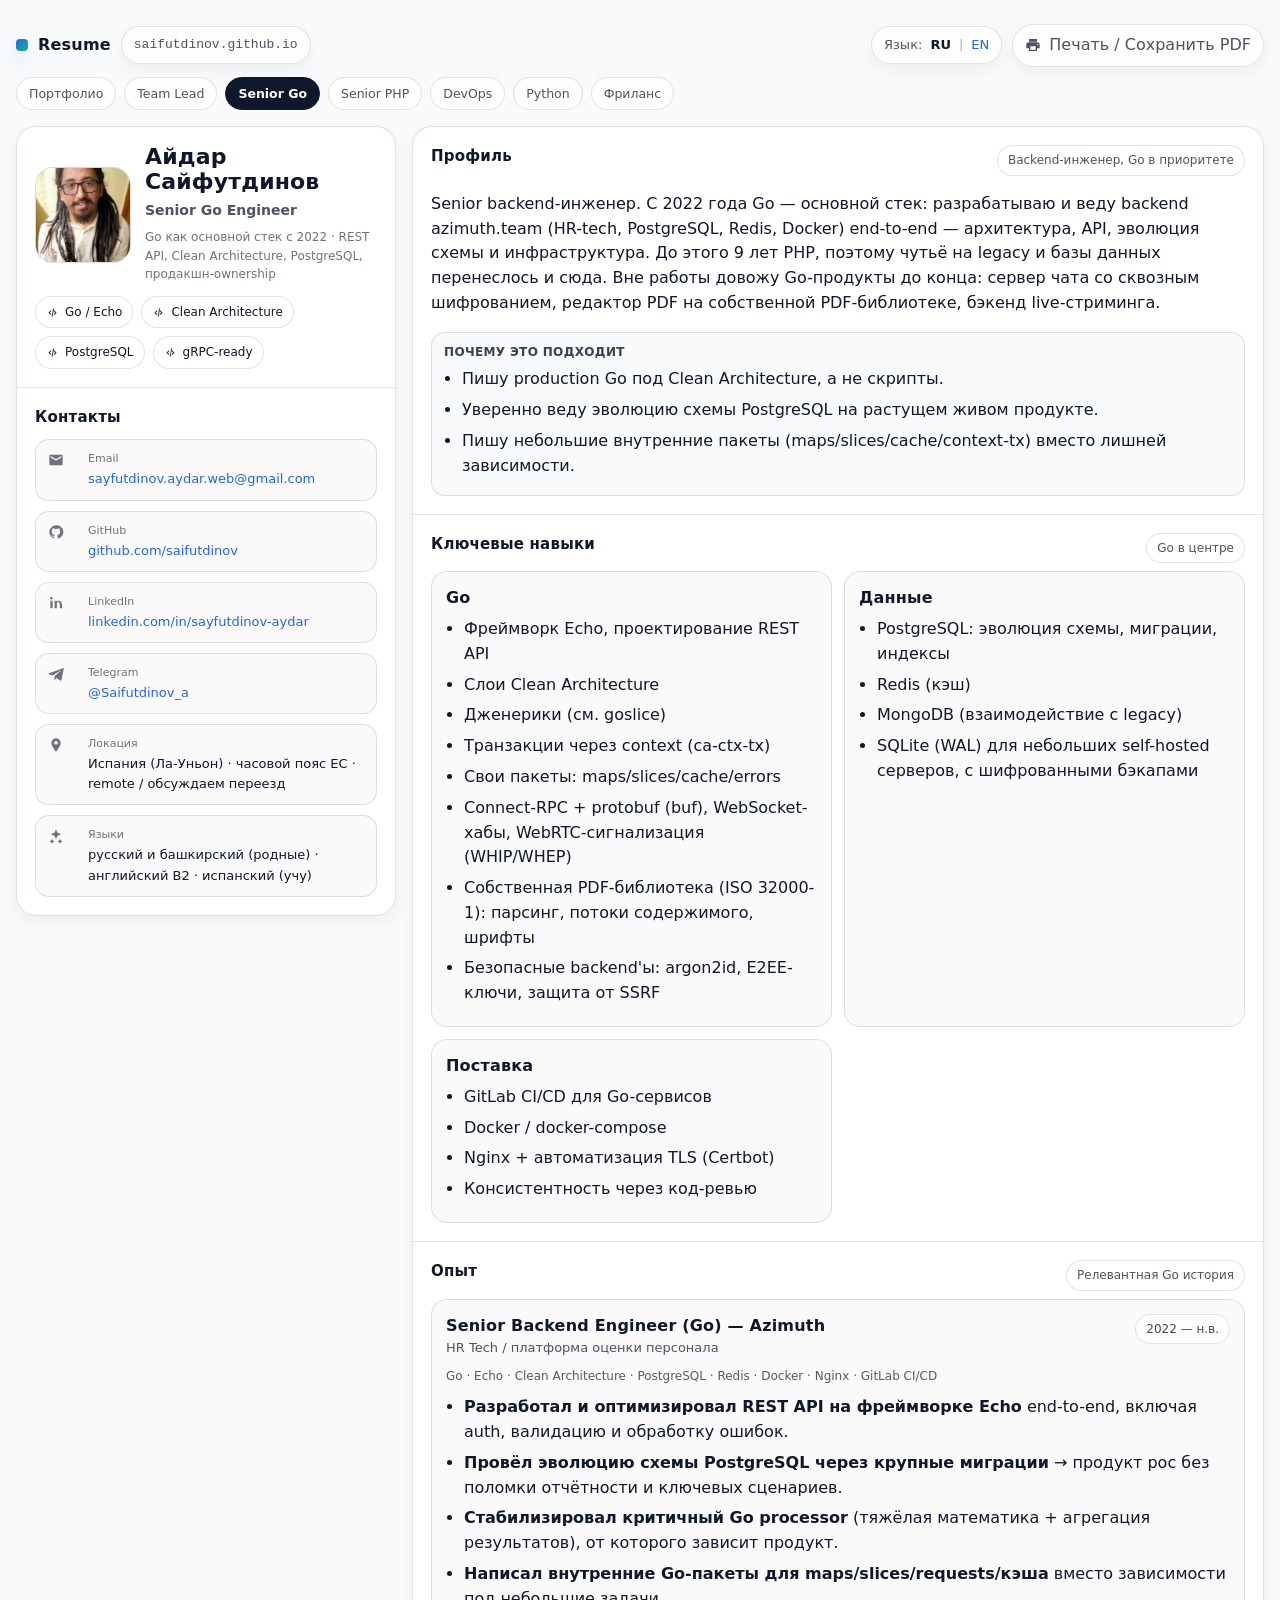
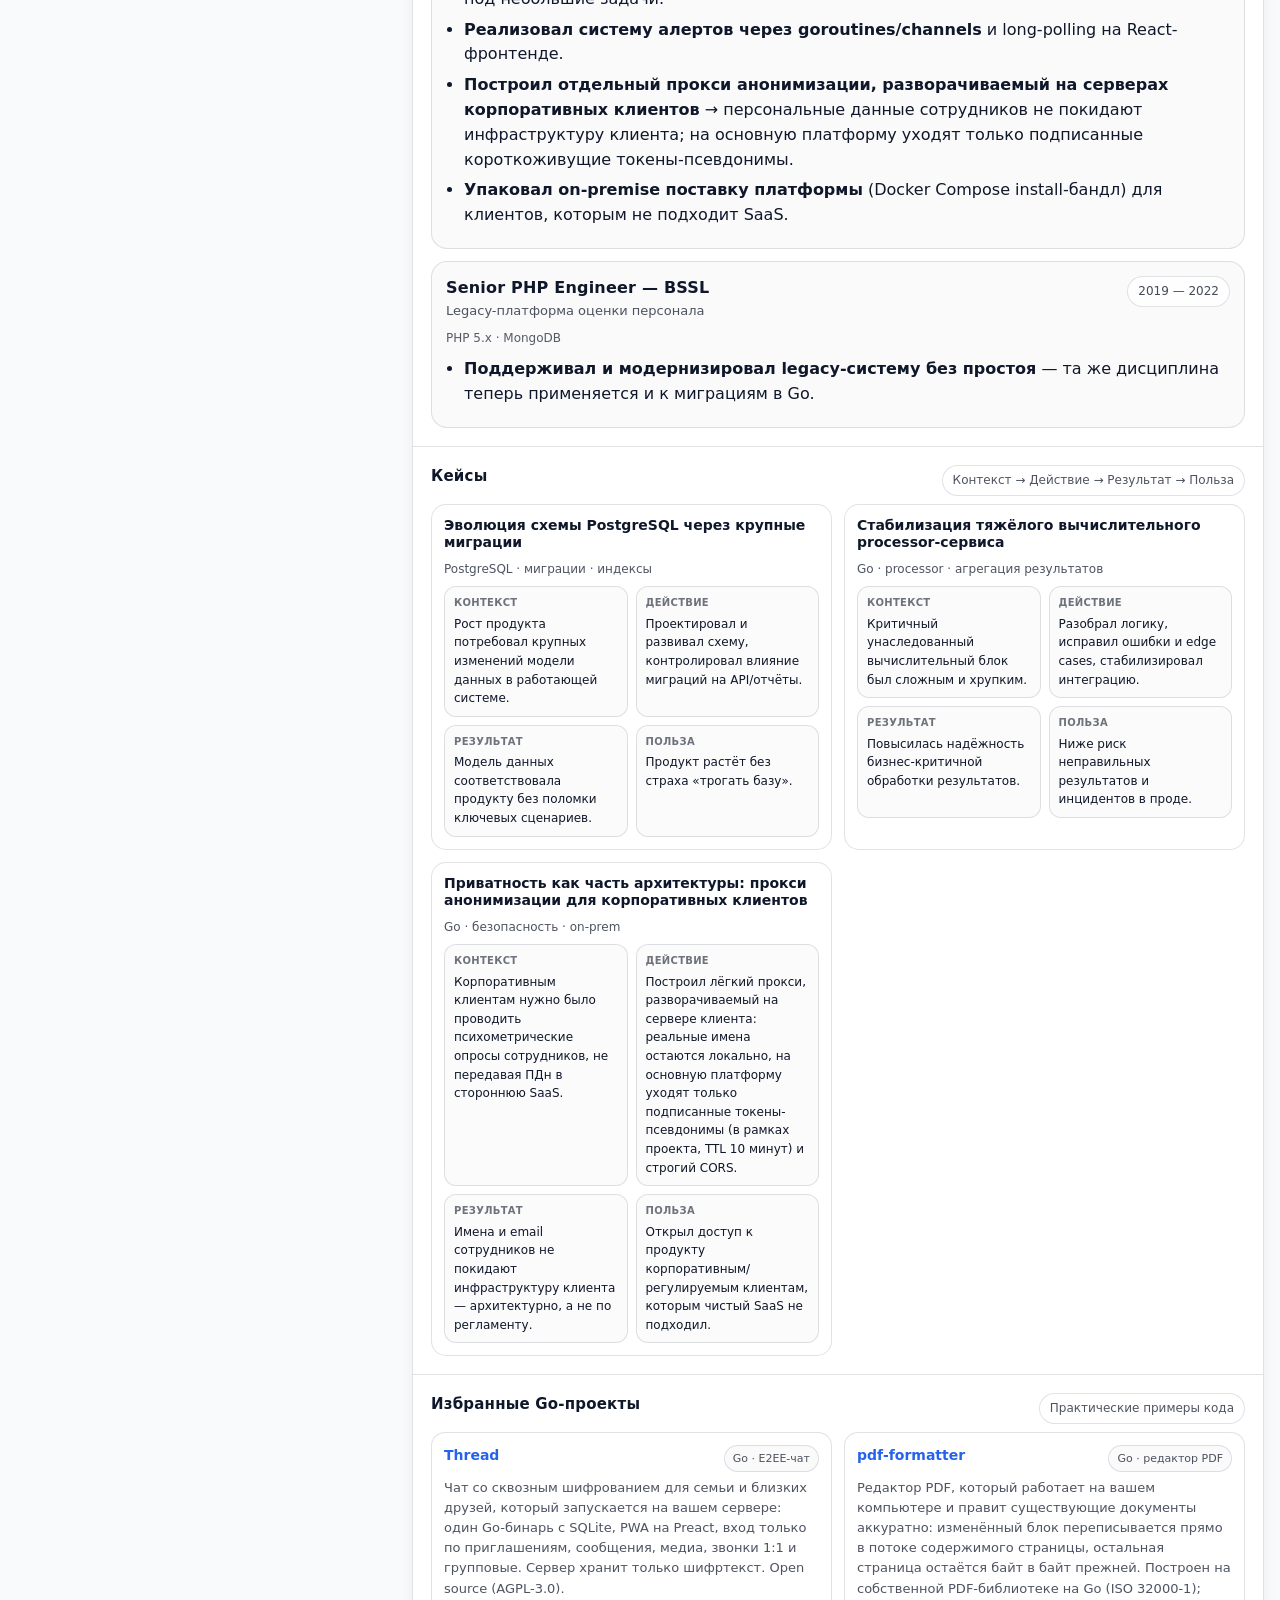
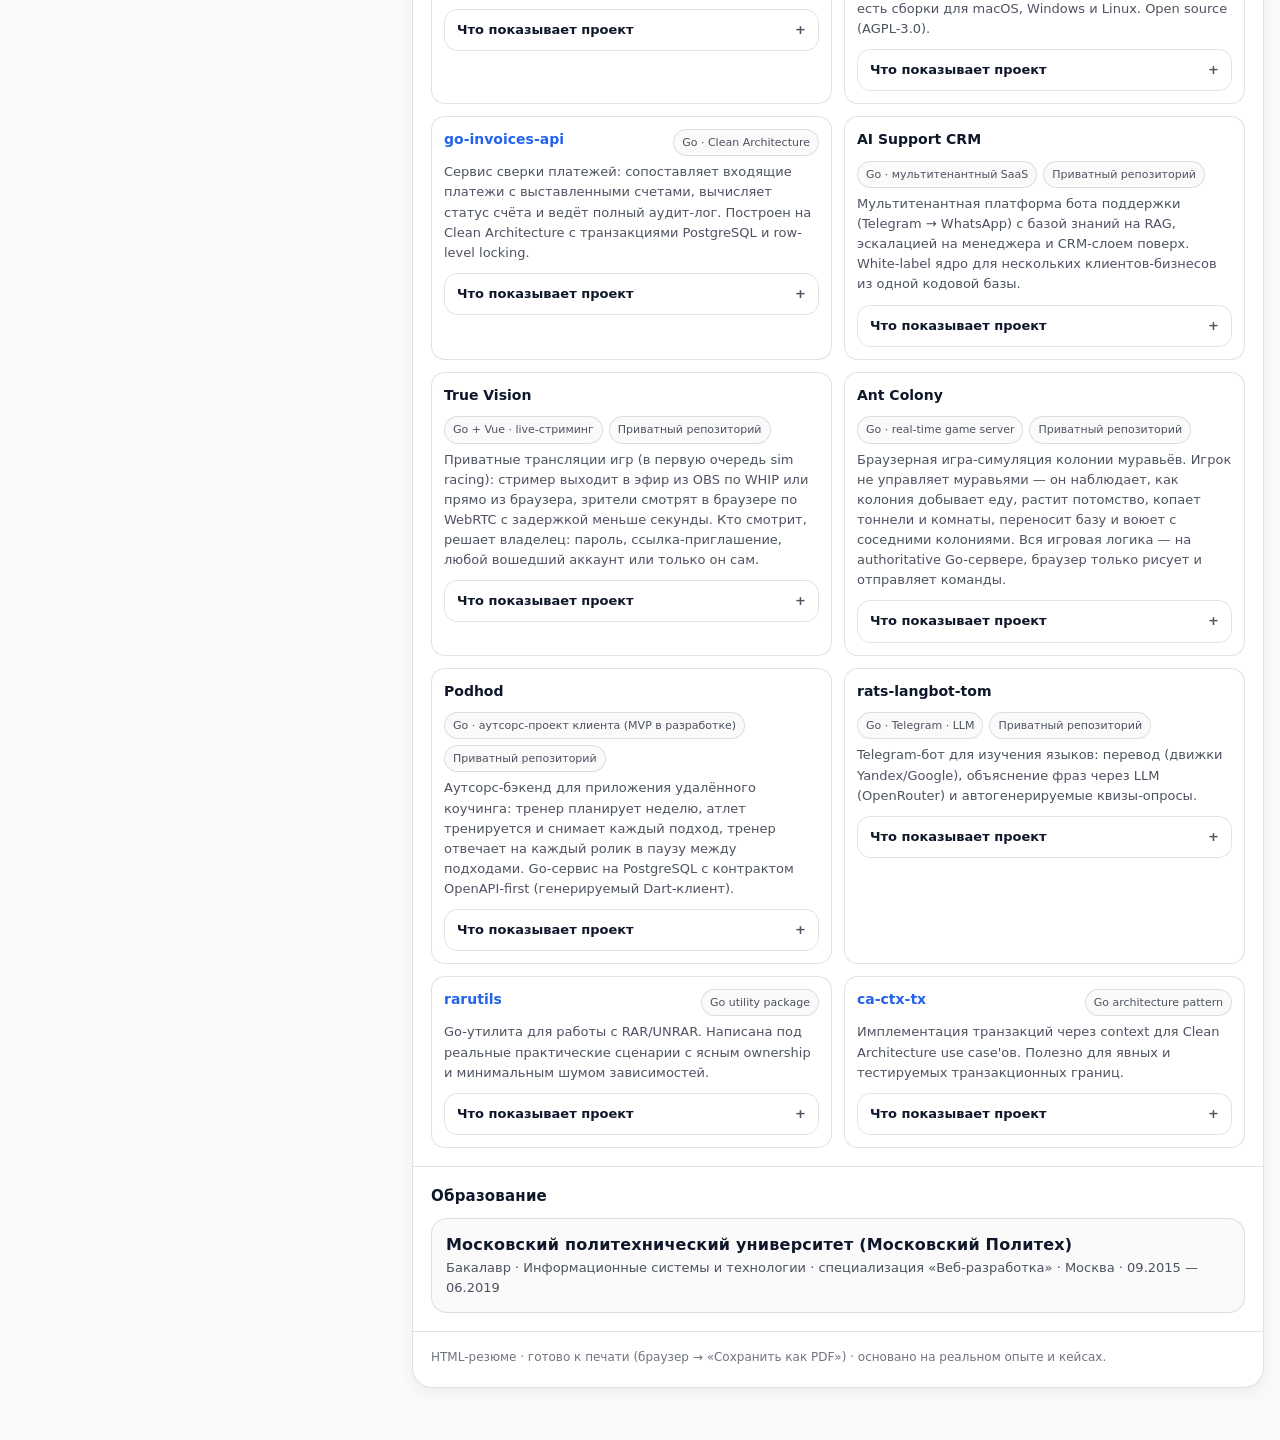
<file: ru/roles/senior-go/index.html>
<!doctype html>
<html lang="ru">
  <head>
    <meta charset="utf-8" />
    <meta name="viewport" content="width=device-width, initial-scale=1" />
    <title>Айдар Сайфутдинов — Senior Go Engineer (Backend, API, Clean Architecture)</title>
    <meta name="description" content="Senior Go-инженер с 2022 года на живом продукте (azimuth.team). Владею сервисами end-to-end: REST API на Echo, эволюция схемы PostgreSQL, Clean Architecture и инфраструктура." />
    <link rel="canonical" href="https://saifutdinov.github.io/ru/roles/senior-go/" />
    <link rel="alternate" hreflang="en" href="https://saifutdinov.github.io/roles/senior-go/" />
    <link rel="alternate" hreflang="ru" href="https://saifutdinov.github.io/ru/roles/senior-go/" />

    <meta property="og:type" content="profile" />
    <meta property="og:site_name" content="Aidar Saifutdinov — Resume" />
    <meta property="og:title" content="Айдар Сайфутдинов — Senior Go Engineer" />
    <meta property="og:description" content="Архитектура backend на Go/Echo, эволюция схемы PostgreSQL, Clean Architecture, продакшн-ownership." />
    <meta property="og:url" content="https://saifutdinov.github.io/ru/roles/senior-go/" />
    <meta property="og:locale" content="ru_RU" />
    <meta property="og:locale:alternate" content="en_US" />
    <meta property="og:image" content="https://saifutdinov.github.io/assets/og/og-ru.jpg" />
    <meta property="og:image:width" content="1200" />
    <meta property="og:image:height" content="630" />
    <meta property="og:image:type" content="image/jpeg" />
    <meta property="og:image:alt" content="Айдар Сайфутдинов — Senior Go Engineer" />

    <meta name="twitter:card" content="summary_large_image" />
    <meta name="twitter:title" content="Айдар Сайфутдинов — Senior Go Engineer" />
    <meta name="twitter:description" content="Архитектура backend на Go/Echo, эволюция схемы PostgreSQL, Clean Architecture, продакшн-ownership." />
    <meta name="twitter:image" content="https://saifutdinov.github.io/assets/og/og-ru.jpg" />

    <meta name="theme-color" content="#ffffff" />
    <link rel="stylesheet" href="/assets/css/resume.css" />
    <script type="application/ld+json">{"@context": "https://schema.org", "@type": "Person", "name": "Айдар Сайфутдинов", "url": "https://saifutdinov.github.io/ru/roles/senior-go/", "image": "https://saifutdinov.github.io/assets/images/avatar.jpg", "jobTitle": "Senior Go Engineer", "description": "Архитектура backend на Go/Echo, эволюция схемы PostgreSQL, Clean Architecture, продакшн-ownership.", "email": "mailto:sayfutdinov.aydar.web@gmail.com", "address": {"@type": "PostalAddress", "addressCountry": "ES"}, "sameAs": ["https://github.com/saifutdinov", "https://www.linkedin.com/in/sayfutdinov-aydar/", "https://t.me/Saifutdinov_a"], "alumniOf": {"@type": "CollegeOrUniversity", "name": "Moscow Polytechnic University"}, "knowsLanguage": ["ru", "ba", "en", "es"]}</script>
    <script src="/assets/js/resume.js" defer></script>
  </head>
  <body>
    <!-- print / save-as-PDF: native browser function, no library -->
    <div class="wrap">
      <div class="topbar">
        <div class="brand">
          <div class="brand-mark" aria-hidden="true"></div>
          <div class="brand-title">Resume</div>
          <div class="pill"><span class="mono">saifutdinov.github.io</span></div>
        </div>
        <div class="actions">
          <div class="pill">Язык: <strong>RU</strong> <span class="sep">|</span> <a href="/roles/senior-go/">EN</a></div>
          <button class="pill" type="button" onclick="window.print()"><svg class="i"><use href="/assets/svg/icons.svg#ic-print"/></svg>Печать / Сохранить PDF</button>
        </div>
      </div>

      <nav class="rolenav" aria-label="Resume versions">
        <a class="rolelink" href="/ru/">Портфолио</a>
        <a class="rolelink" href="/ru/roles/team-lead/">Team Lead</a>
        <a class="rolelink" href="/ru/roles/senior-go/" aria-current="page">Senior Go</a>
        <a class="rolelink" href="/ru/roles/senior-php/">Senior PHP</a>
        <a class="rolelink" href="/ru/roles/devops/">DevOps</a>
        <a class="rolelink" href="/ru/roles/python/">Python</a>
        <a class="rolelink" href="/ru/roles/freelance/">Фриланс</a>
      </nav>

      <div class="layout">
        <aside class="panel">
          <div class="pad">
            <div class="hero">
              <div class="avatar">
                <img src="/assets/images/avatar.jpg" alt="Айдар Сайфутдинов" onerror="this.remove();this.parentElement.textContent='Avatar';" />
              </div>
              <div>
                <h1>Айдар Сайфутдинов</h1>
                <div class="subtitle">Senior Go Engineer</div>
                <div class="sub2">Go как основной стек с 2022 · REST API, Clean Architecture, PostgreSQL, продакшн-ownership</div>
              </div>
            </div>
            <div class="chips">
              <span class="chip"><svg class="i"><use href="/assets/svg/icons.svg#ic-code"/></svg>Go / Echo</span>
              <span class="chip"><svg class="i"><use href="/assets/svg/icons.svg#ic-code"/></svg>Clean Architecture</span>
              <span class="chip"><svg class="i"><use href="/assets/svg/icons.svg#ic-code"/></svg>PostgreSQL</span>
              <span class="chip"><svg class="i"><use href="/assets/svg/icons.svg#ic-code"/></svg>gRPC-ready</span>
            </div>
          </div>
          <div class="divider"></div>
          <div class="pad">
            <h2>Контакты</h2>
            <div class="kv-list">
              <div class="kv"><span class="icon"><svg class="i"><use href="/assets/svg/icons.svg#ic-mail"/></svg></span><div class="v"><span class="label">Email</span><a href="mailto:sayfutdinov.aydar.web@gmail.com">sayfutdinov.aydar.web@gmail.com</a></div></div>
              <div class="kv"><span class="icon"><svg class="i"><use href="/assets/svg/icons.svg#ic-gh"/></svg></span><div class="v"><span class="label">GitHub</span><a href="https://github.com/saifutdinov" target="_blank" rel="noopener">github.com/saifutdinov</a></div></div>
              <div class="kv"><span class="icon"><svg class="i"><use href="/assets/svg/icons.svg#ic-linkedin"/></svg></span><div class="v"><span class="label">LinkedIn</span><a href="https://linkedin.com/in/sayfutdinov-aydar/" target="_blank" rel="noopener">linkedin.com/in/sayfutdinov-aydar</a></div></div>
              <div class="kv"><span class="icon"><svg class="i"><use href="/assets/svg/icons.svg#ic-telegram"/></svg></span><div class="v"><span class="label">Telegram</span><a href="https://t.me/Saifutdinov_a" target="_blank" rel="noopener">@Saifutdinov_a</a></div></div>
              <div class="kv"><span class="icon"><svg class="i"><use href="/assets/svg/icons.svg#ic-pin"/></svg></span><div class="v"><span class="label">Локация</span>Испания (Ла-Уньон) · часовой пояс ЕС · remote / обсуждаем переезд</div></div>
              <div class="kv"><span class="icon"><svg class="i"><use href="/assets/svg/icons.svg#ic-ai"/></svg></span><div class="v"><span class="label">Языки</span>русский и башкирский (родные) · английский B2 · испанский (учу)</div></div>
            </div>
          </div>
        </aside>

        <main class="panel">
          <section class="section">
            <div class="headline">
              <h2>Профиль</h2>
              <div class="tagline">Backend-инженер, Go в приоритете</div>
            </div>
            <p>Senior backend-инженер. С 2022 года Go — основной стек: разрабатываю и веду backend azimuth.team (HR-tech, PostgreSQL, Redis, Docker) end-to-end — архитектура, API, эволюция схемы и инфраструктура. До этого 9 лет PHP, поэтому чутьё на legacy и базы данных перенеслось и сюда. Вне работы довожу Go-продукты до конца: сервер чата со сквозным шифрованием, редактор PDF на собственной PDF-библиотеке, бэкенд live-стриминга.</p>
            <div class="outcomes">
              <b>Почему это подходит</b>
              <ul style="margin-top:0">
                <li>Пишу production Go под Clean Architecture, а не скрипты.
                <li>Уверенно веду эволюцию схемы PostgreSQL на растущем живом продукте.
                <li>Пишу небольшие внутренние пакеты (maps/slices/cache/context-tx) вместо лишней зависимости.</li>
              </ul>
            </div>
          </section>
          <section class="section">
            <div class="headline">
              <h2>Ключевые навыки</h2>
              <div class="tagline">Go в центре</div>
            </div>
            <div class="grid2">
              <div class="card"><div class="title" style="margin-bottom:6px">Go</div><ul style="margin-top:0"><li>Фреймворк Echo, проектирование REST API</li><li>Слои Clean Architecture</li><li>Дженерики (см. goslice)</li><li>Транзакции через context (ca-ctx-tx)</li><li>Свои пакеты: maps/slices/cache/errors</li><li>Connect-RPC + protobuf (buf), WebSocket-хабы, WebRTC-сигнализация (WHIP/WHEP)</li><li>Собственная PDF-библиотека (ISO 32000-1): парсинг, потоки содержимого, шрифты</li><li>Безопасные backend'ы: argon2id, E2EE-ключи, защита от SSRF</li></ul></div>
              <div class="card"><div class="title" style="margin-bottom:6px">Данные</div><ul style="margin-top:0"><li>PostgreSQL: эволюция схемы, миграции, индексы</li><li>Redis (кэш)</li><li>MongoDB (взаимодействие с legacy)</li><li>SQLite (WAL) для небольших self-hosted серверов, с шифрованными бэкапами</li></ul></div>
              <div class="card"><div class="title" style="margin-bottom:6px">Поставка</div><ul style="margin-top:0"><li>GitLab CI/CD для Go-сервисов</li><li>Docker / docker-compose</li><li>Nginx + автоматизация TLS (Certbot)</li><li>Консистентность через код-ревью</li></ul></div>
            </div>
          </section>
          <section class="section">
            <div class="headline">
              <h2>Опыт</h2>
              <div class="tagline">Релевантная Go история</div>
            </div>
            <div class="timeline">
              <div class="card">
              <div class="head">
                <div>
                  <div class="title">Senior Backend Engineer (Go) — Azimuth</div>
                  <div class="meta">HR Tech / платформа оценки персонала</div>
                </div>
                <div class="when">2022 — н.в.</div>
              </div>
              <div class="stackline">Go · Echo · Clean Architecture · PostgreSQL · Redis · Docker · Nginx · GitLab CI/CD</div>
              <ul><li><b>Разработал и оптимизировал REST API на фреймворке Echo</b> end-to-end, включая auth, валидацию и обработку ошибок.</li><li><b>Провёл эволюцию схемы PostgreSQL через крупные миграции</b> → продукт рос без поломки отчётности и ключевых сценариев.</li><li><b>Стабилизировал критичный Go processor</b> (тяжёлая математика + агрегация результатов), от которого зависит продукт.</li><li><b>Написал внутренние Go-пакеты для maps/slices/requests/кэша</b> вместо зависимости под небольшие задачи.</li><li><b>Реализовал систему алертов через goroutines/channels</b> и long-polling на React-фронтенде.</li><li><b>Построил отдельный прокси анонимизации, разворачиваемый на серверах корпоративных клиентов</b> → персональные данные сотрудников не покидают инфраструктуру клиента; на основную платформу уходят только подписанные короткоживущие токены-псевдонимы.</li><li><b>Упаковал on-premise поставку платформы</b> (Docker Compose install-бандл) для клиентов, которым не подходит SaaS.</li></ul>
            </div>
            <div class="card">
              <div class="head">
                <div>
                  <div class="title">Senior PHP Engineer — BSSL</div>
                  <div class="meta">Legacy-платформа оценки персонала</div>
                </div>
                <div class="when">2019 — 2022</div>
              </div>
              <div class="stackline">PHP 5.x · MongoDB</div>
              <ul><li><b>Поддерживал и модернизировал legacy-систему без простоя</b> — та же дисциплина теперь применяется и к миграциям в Go.</li></ul>
            </div>
            </div>
          </section>
          <section class="section">
            <div class="headline">
              <h2>Кейсы</h2>
              <div class="tagline">Контекст → Действие → Результат → Польза</div>
            </div>
            <div class="grid2">
              <div class="case">
                <h3>Эволюция схемы PostgreSQL через крупные миграции</h3>
                <div class="case-meta">PostgreSQL · миграции · индексы</div>
                <div class="kv4">
                  <div class="mini"><b>КОНТЕКСТ</b>Рост продукта потребовал крупных изменений модели данных в работающей системе.</div>
                  <div class="mini"><b>ДЕЙСТВИЕ</b>Проектировал и развивал схему, контролировал влияние миграций на API/отчёты.</div>
                  <div class="mini"><b>РЕЗУЛЬТАТ</b>Модель данных соответствовала продукту без поломки ключевых сценариев.</div>
                  <div class="mini"><b>ПОЛЬЗА</b>Продукт растёт без страха «трогать базу».</div>
                </div>
              </div>
              <div class="case">
                <h3>Стабилизация тяжёлого вычислительного processor-сервиса</h3>
                <div class="case-meta">Go · processor · агрегация результатов</div>
                <div class="kv4">
                  <div class="mini"><b>КОНТЕКСТ</b>Критичный унаследованный вычислительный блок был сложным и хрупким.</div>
                  <div class="mini"><b>ДЕЙСТВИЕ</b>Разобрал логику, исправил ошибки и edge cases, стабилизировал интеграцию.</div>
                  <div class="mini"><b>РЕЗУЛЬТАТ</b>Повысилась надёжность бизнес-критичной обработки результатов.</div>
                  <div class="mini"><b>ПОЛЬЗА</b>Ниже риск неправильных результатов и инцидентов в проде.</div>
                </div>
              </div>
              <div class="case">
                <h3>Приватность как часть архитектуры: прокси анонимизации для корпоративных клиентов</h3>
                <div class="case-meta">Go · безопасность · on-prem</div>
                <div class="kv4">
                  <div class="mini"><b>КОНТЕКСТ</b>Корпоративным клиентам нужно было проводить психометрические опросы сотрудников, не передавая ПДн в стороннюю SaaS.</div>
                  <div class="mini"><b>ДЕЙСТВИЕ</b>Построил лёгкий прокси, разворачиваемый на сервере клиента: реальные имена остаются локально, на основную платформу уходят только подписанные токены-псевдонимы (в рамках проекта, TTL 10 минут) и строгий CORS.</div>
                  <div class="mini"><b>РЕЗУЛЬТАТ</b>Имена и email сотрудников не покидают инфраструктуру клиента — архитектурно, а не по регламенту.</div>
                  <div class="mini"><b>ПОЛЬЗА</b>Открыл доступ к продукту корпоративным/регулируемым клиентам, которым чистый SaaS не подходил.</div>
                </div>
              </div>
            </div>
          </section>
          <section class="section">
            <div class="headline">
              <h2>Избранные Go-проекты</h2>
              <div class="tagline">Практические примеры кода</div>
            </div>
            <div class="grid2">
              <div class="project">
                <div class="project-title">
                  <div class="name"><a href="https://github.com/saifutdinov/thread" target="_blank" rel="noopener">Thread</a></div>
                  <div style="display:flex;gap:6px;flex-wrap:wrap"><div class="repo-badge">Go · E2EE-чат</div></div>
                </div>
                <div class="small">Чат со сквозным шифрованием для семьи и близких друзей, который запускается на вашем сервере: один Go-бинарь с SQLite, PWA на Preact, вход только по приглашениям, сообщения, медиа, звонки 1:1 и групповые. Сервер хранит только шифртекст. Open source (AGPL-3.0).</div>
                <details class="fold">
                  <summary>Что показывает проект</summary>
                  <div class="fold-body"><ul><li>Собственная E2EE-схема на стандартных примитивах WebCrypto (ECDH/ECDSA P-256, AES-256-GCM, HKDF) с подтверждением устройств и кодами безопасности — и открыто описанными ограничениями (независимого аудита не было).</li><li>Realtime-ядро на Go: WebSocket-хаб, Web Push с шифрованным содержимым, звонки 1:1 по WebRTC с запечатанной сигнализацией и TURN, групповые звонки через LiveKit со сквозным шифрованием кадров.</li><li>Инженерия маленького сервера: работает на VPS с 1 ГБ — SQLite (WAL), пароли на argon2id, превью ссылок с защитой от SSRF, шифрованные ежедневные бэкапы в S3, метрики Prometheus.</li><li>Решения оформлены как ADR; тесты на Go и TypeScript, звонки проверяются в настоящем браузере, есть CI.</li></ul></div>
                </details>
              </div>
              <div class="project">
                <div class="project-title">
                  <div class="name"><a href="https://github.com/saifutdinov/pdf-formatter" target="_blank" rel="noopener">pdf-formatter</a></div>
                  <div style="display:flex;gap:6px;flex-wrap:wrap"><div class="repo-badge">Go · редактор PDF</div></div>
                </div>
                <div class="small">Редактор PDF, который работает на вашем компьютере и правит существующие документы аккуратно: изменённый блок переписывается прямо в потоке содержимого страницы, остальная страница остаётся байт в байт прежней. Построен на собственной PDF-библиотеке на Go (ISO 32000-1); есть сборки для macOS, Windows и Linux. Open source (AGPL-3.0).</div>
                <details class="fold">
                  <summary>Что показывает проект</summary>
                  <div class="fold-body"><ul><li>Собственная PDF-библиотека на Go: парсер и запись, xref и объектные потоки, фильтры, шифрование (стандартный обработчик, ревизии 2–6), шрифты и CMap, встраивание TrueType, переписывание потоков содержимого, формы и закладки — около 21 тыс. строк Go и 24 файла тестов.</li><li>Неразрушающая модель: исходный файл не меняется, документ — это исходник плюс журнал операций, новый PDF — чистая функция от них, отмена убирает последнюю операцию.</li><li>Документы не покидают компьютер: сервер слушает только 127.0.0.1, а интерфейс и шрифты встроены в один исполняемый файл на платформу.</li><li>Выпускается релизами (.dmg для macOS, сборки для Windows и Linux); выходные файлы проверяются qpdf в тестовом образе.</li></ul></div>
                </details>
              </div>
              <div class="project">
                <div class="project-title">
                  <div class="name"><a href="https://github.com/saifutdinov/go-invoices-api" target="_blank" rel="noopener">go-invoices-api</a></div>
                  <div style="display:flex;gap:6px;flex-wrap:wrap"><div class="repo-badge">Go · Clean Architecture</div></div>
                </div>
                <div class="small">Сервис сверки платежей: сопоставляет входящие платежи с выставленными счетами, вычисляет статус счёта и ведёт полный аудит-лог. Построен на Clean Architecture с транзакциями PostgreSQL и row-level locking.</div>
                <details class="fold">
                  <summary>Что показывает проект</summary>
                  <div class="fold-body"><ul><li>Идемпотентная обработка платежей при конкурентном доступе — row-level locking (SELECT ... FOR UPDATE) вокруг каждой транзакции сверки.</li><li>Статус счёта вычисляется из распределения платежей (unmatched / partially paid / paid / overpaid), с полным аудитом каждого расхождения.</li><li>Небольшой собственный планировщик (`chronos`) для фоновой сверки вместо внешнего брокера сообщений.</li><li>Деньги хранятся в минимальных единицах валюты (целые числа), чтобы избежать ошибок плавающей точки в финансовых расчётах.</li></ul></div>
                </details>
              </div>
              <div class="project">
                <div class="project-title">
                  <div class="name">AI Support CRM</div>
                  <div style="display:flex;gap:6px;flex-wrap:wrap"><div class="repo-badge">Go · мультитенантный SaaS</div><div class="repo-badge">Приватный репозиторий</div></div>
                </div>
                <div class="small">Мультитенантная платформа бота поддержки (Telegram → WhatsApp) с базой знаний на RAG, эскалацией на менеджера и CRM-слоем поверх. White-label ядро для нескольких клиентов-бизнесов из одной кодовой базы.</div>
                <details class="fold">
                  <summary>Что показывает проект</summary>
                  <div class="fold-body"><ul><li>Архитектура бэкенда на Go: мультитенантность через row-level security, RAG-пайплайн, фоновые задачи.</li><li>Провайдер-агностичный биллинг (Stripe + ЮKassa) с идемпотентной обработкой вебхуков.</li><li>Безопасность: CORS-allowlist, rate limiting, защита от SSRF на исходящих вебхуках.</li><li>Наблюдаемость через Prometheus/Grafana и документированная поэтапная эволюция архитектуры.</li></ul></div>
                </details>
              </div>
              <div class="project">
                <div class="project-title">
                  <div class="name">True Vision</div>
                  <div style="display:flex;gap:6px;flex-wrap:wrap"><div class="repo-badge">Go + Vue · live-стриминг</div><div class="repo-badge">Приватный репозиторий</div></div>
                </div>
                <div class="small">Приватные трансляции игр (в первую очередь sim racing): стример выходит в эфир из OBS по WHIP или прямо из браузера, зрители смотрят в браузере по WebRTC с задержкой меньше секунды. Кто смотрит, решает владелец: пароль, ссылка-приглашение, любой вошедший аккаунт или только он сам.</div>
                <details class="fold">
                  <summary>Что показывает проект</summary>
                  <div class="fold-body"><ul><li>Go-бэкенд только для сигнализации (API на Connect-RPC, SQLite): видео через Go не проходит — оно идёт по UDP между OBS, MediaMTX и браузерами.</li><li>Контроль доступа, который перепроверяется вживую: одна функция решения при подключении, одноразовый тикет и hook MediaMTX с повторной проверкой, сверка раз в ~6 секунд отключает зрителей, у которых отозвали право.</li><li>Релизный пайплайн: бэкап базы, проверка бэкапа восстановлением и только потом миграция и смена контейнера; провал проверки останавливает релиз, старая версия продолжает работать.</li><li>API на protobuf/buf, тесты на Go и E2E в настоящем браузере против настоящего MediaMTX.</li></ul></div>
                </details>
              </div>
              <div class="project">
                <div class="project-title">
                  <div class="name">Ant Colony</div>
                  <div style="display:flex;gap:6px;flex-wrap:wrap"><div class="repo-badge">Go · real-time game server</div><div class="repo-badge">Приватный репозиторий</div></div>
                </div>
                <div class="small">Браузерная игра-симуляция колонии муравьёв. Игрок не управляет муравьями — он наблюдает, как колония добывает еду, растит потомство, копает тоннели и комнаты, переносит базу и воюет с соседними колониями. Вся игровая логика — на authoritative Go-сервере, браузер только рисует и отправляет команды.</div>
                <details class="fold">
                  <summary>Что показывает проект</summary>
                  <div class="fold-body"><ul><li>Авторитетный игровой движок в одной горутине — без горутины на муравья и без мьютекса вокруг мира; состояние меняется только через команды, наружу отдаются неизменяемые снапшоты.</li><li>WebSocket-протокол с snapshot + delta кадрами и сжатым потоком чанков для живого персистентного мира.</li><li>Персистентность в SQLite с версионными снапшотами плюс Redis hot cache — симуляция переживает рестарт сервера.</li><li>Детерминированный seeded RNG, A*/flow-field навигация, тесты гоняются с -race.</li></ul></div>
                </details>
              </div>
              <div class="project">
                <div class="project-title">
                  <div class="name">Podhod</div>
                  <div style="display:flex;gap:6px;flex-wrap:wrap"><div class="repo-badge">Go · аутсорс-проект клиента (MVP в разработке)</div><div class="repo-badge">Приватный репозиторий</div></div>
                </div>
                <div class="small">Аутсорс-бэкенд для приложения удалённого коучинга: тренер планирует неделю, атлет тренируется и снимает каждый подход, тренер отвечает на каждый ролик в паузу между подходами. Go-сервис на PostgreSQL с контрактом OpenAPI-first (генерируемый Dart-клиент).</div>
                <details class="fold">
                  <summary>Что показывает проект</summary>
                  <div class="fold-body"><ul><li>Построил основу Go-сервиса: единая конфигурация из окружения, JSON-логи, встроенные миграции goose, пробы liveness/readiness, метрики Prometheus, адаптированный CI-пайплайн и мультиархитектурный образ.</li><li>Поставка spec-first по шаблонам клиента: SPEC, ADR, проверяемые границы модулей и контракт OpenAPI, из которого генерируются заглушки сервера и клиент.</li><li>Рассчитан на GitOps-платформу клиента (k3s + Argo CD, Postgres на CloudNativePG); первый деплой впереди.</li></ul></div>
                </details>
              </div>
              <div class="project">
                <div class="project-title">
                  <div class="name">rats-langbot-tom</div>
                  <div style="display:flex;gap:6px;flex-wrap:wrap"><div class="repo-badge">Go · Telegram · LLM</div><div class="repo-badge">Приватный репозиторий</div></div>
                </div>
                <div class="small">Telegram-бот для изучения языков: перевод (движки Yandex/Google), объяснение фраз через LLM (OpenRouter) и автогенерируемые квизы-опросы.</div>
                <details class="fold">
                  <summary>Что показывает проект</summary>
                  <div class="fold-body"><ul><li>Интегрирует несколько внешних API из Go (OpenRouter LLM, Yandex Translate, Google Translate) за одним интерфейсом команд.</li><li>Структурированный вывод LLM (вопрос + варианты + ответ) парсится и превращается в нативный опрос Telegram.</li><li>Задеплоен на Fly.io — небольшой, реальный, всегда включённый AI-инструмент, а не демка.</li></ul></div>
                </details>
              </div>
              <div class="project">
                <div class="project-title">
                  <div class="name"><a href="https://github.com/saifutdinov/rarutils" target="_blank" rel="noopener">rarutils</a></div>
                  <div style="display:flex;gap:6px;flex-wrap:wrap"><div class="repo-badge">Go utility package</div></div>
                </div>
                <div class="small">Go-утилита для работы с RAR/UNRAR. Написана под реальные практические сценарии с ясным ownership и минимальным шумом зависимостей.</div>
                <details class="fold">
                  <summary>Что показывает проект</summary>
                  <div class="fold-body"><ul><li>Умение писать свои Go-пакеты под реальные задачи.</li><li>Инструментальный подход и прагматичная инженерия утилит.</li></ul></div>
                </details>
              </div>
              <div class="project">
                <div class="project-title">
                  <div class="name"><a href="https://github.com/saifutdinov/ca-ctx-tx" target="_blank" rel="noopener">ca-ctx-tx</a></div>
                  <div style="display:flex;gap:6px;flex-wrap:wrap"><div class="repo-badge">Go architecture pattern</div></div>
                </div>
                <div class="small">Имплементация транзакций через context для Clean Architecture use case'ов. Полезно для явных и тестируемых транзакционных границ.</div>
                <details class="fold">
                  <summary>Что показывает проект</summary>
                  <div class="fold-body"><ul><li>Оркестрация транзакций в духе Clean Architecture.</li><li>Архитектурное мышление beyond CRUD.</li></ul></div>
                </details>
              </div>
            </div>
          </section>
          <section class="section">
            <h2>Образование</h2>
            <div class="card">
              <div class="title">Московский политехнический университет (Московский Политех)</div>
              <div class="meta">Бакалавр · Информационные системы и технологии · специализация «Веб-разработка» · Москва · 09.2015 — 06.2019</div>
            </div>
          </section>
          <div class="footer">HTML-резюме · готово к печати (браузер → «Сохранить как PDF») · основано на реальном опыте и кейсах.</div>
        </main>
      </div>
    </div>
  </body>
</html>
</file>
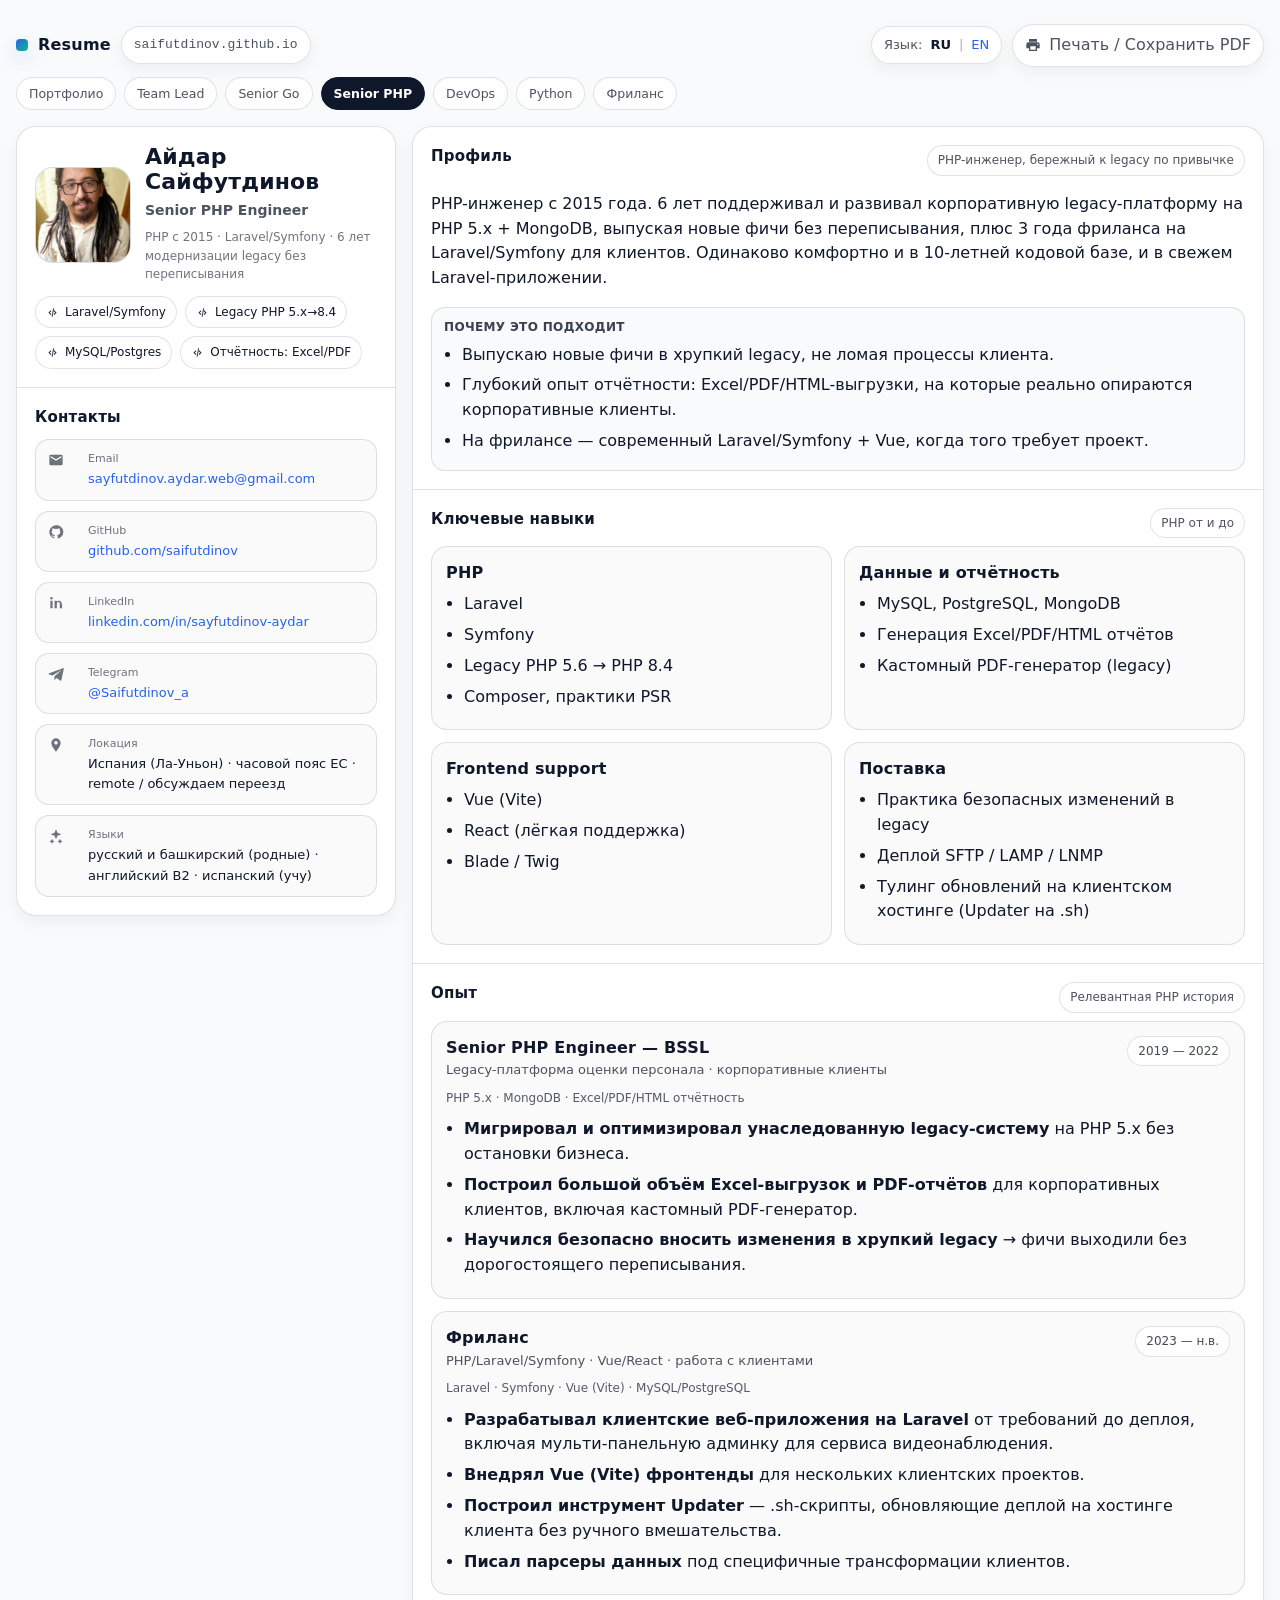
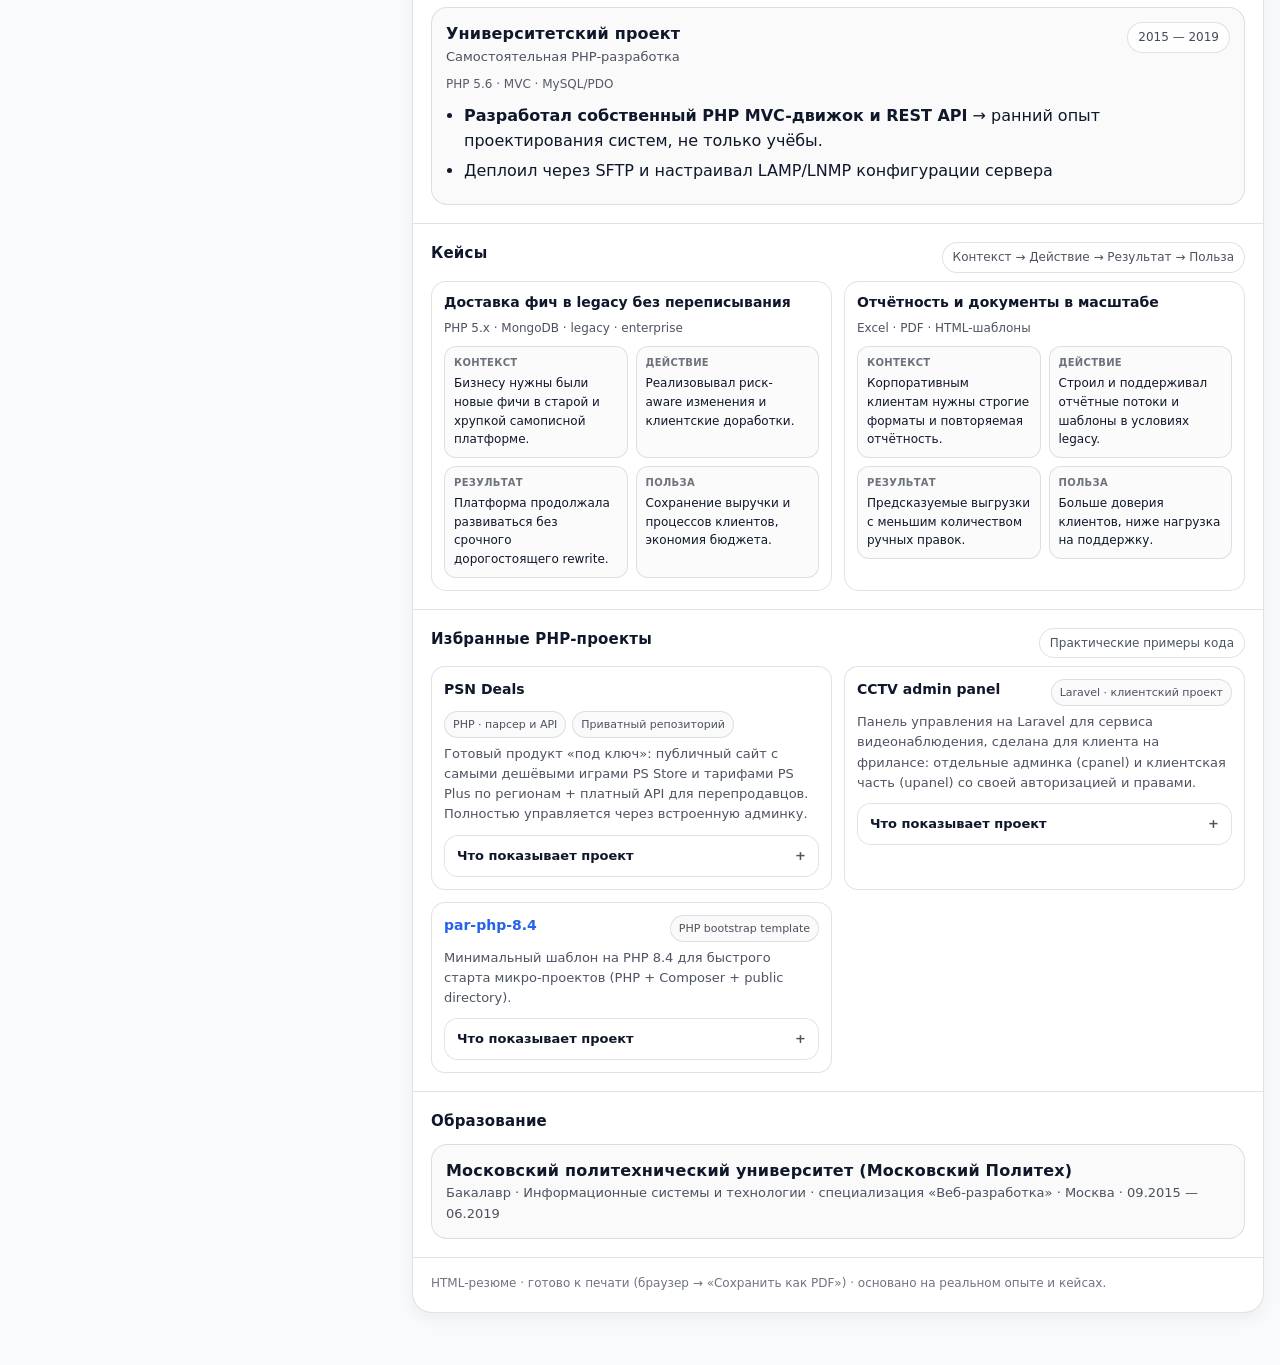
<file: ru/roles/senior-php/index.html>
<!doctype html>
<html lang="ru">
  <head>
    <meta charset="utf-8" />
    <meta name="viewport" content="width=device-width, initial-scale=1" />
    <title>Айдар Сайфутдинов — Senior PHP Engineer (Laravel/Symfony, модернизация legacy)</title>
    <meta name="description" content="PHP-инженер с 2015 года: 6 лет поддержки и развития legacy PHP 5.x + MongoDB платформы без переписывания, плюс 3 года фриланса на Laravel/Symfony." />
    <link rel="canonical" href="https://saifutdinov.github.io/ru/roles/senior-php/" />
    <link rel="alternate" hreflang="en" href="https://saifutdinov.github.io/roles/senior-php/" />
    <link rel="alternate" hreflang="ru" href="https://saifutdinov.github.io/ru/roles/senior-php/" />

    <meta property="og:type" content="profile" />
    <meta property="og:site_name" content="Aidar Saifutdinov — Resume" />
    <meta property="og:title" content="Айдар Сайфутдинов — Senior PHP Engineer" />
    <meta property="og:description" content="Laravel/Symfony + модернизация legacy PHP, MySQL/PostgreSQL/MongoDB, отчётность Excel/PDF." />
    <meta property="og:url" content="https://saifutdinov.github.io/ru/roles/senior-php/" />
    <meta property="og:locale" content="ru_RU" />
    <meta property="og:locale:alternate" content="en_US" />
    <meta property="og:image" content="https://saifutdinov.github.io/assets/og/og-ru.jpg" />
    <meta property="og:image:width" content="1200" />
    <meta property="og:image:height" content="630" />
    <meta property="og:image:type" content="image/jpeg" />
    <meta property="og:image:alt" content="Айдар Сайфутдинов — Senior PHP Engineer" />

    <meta name="twitter:card" content="summary_large_image" />
    <meta name="twitter:title" content="Айдар Сайфутдинов — Senior PHP Engineer" />
    <meta name="twitter:description" content="Laravel/Symfony + модернизация legacy PHP, MySQL/PostgreSQL/MongoDB, отчётность Excel/PDF." />
    <meta name="twitter:image" content="https://saifutdinov.github.io/assets/og/og-ru.jpg" />

    <meta name="theme-color" content="#ffffff" />
    <link rel="stylesheet" href="/assets/css/resume.css" />
    <script type="application/ld+json">{"@context": "https://schema.org", "@type": "Person", "name": "Айдар Сайфутдинов", "url": "https://saifutdinov.github.io/ru/roles/senior-php/", "image": "https://saifutdinov.github.io/assets/images/avatar.jpg", "jobTitle": "Senior PHP Engineer", "description": "Laravel/Symfony + модернизация legacy PHP, MySQL/PostgreSQL/MongoDB, отчётность Excel/PDF.", "email": "mailto:sayfutdinov.aydar.web@gmail.com", "address": {"@type": "PostalAddress", "addressCountry": "ES"}, "sameAs": ["https://github.com/saifutdinov", "https://www.linkedin.com/in/sayfutdinov-aydar/", "https://t.me/Saifutdinov_a"], "alumniOf": {"@type": "CollegeOrUniversity", "name": "Moscow Polytechnic University"}, "knowsLanguage": ["ru", "ba", "en", "es"]}</script>
    <script src="/assets/js/resume.js" defer></script>
  </head>
  <body>
    <!-- print / save-as-PDF: native browser function, no library -->
    <div class="wrap">
      <div class="topbar">
        <div class="brand">
          <div class="brand-mark" aria-hidden="true"></div>
          <div class="brand-title">Resume</div>
          <div class="pill"><span class="mono">saifutdinov.github.io</span></div>
        </div>
        <div class="actions">
          <div class="pill">Язык: <strong>RU</strong> <span class="sep">|</span> <a href="/roles/senior-php/">EN</a></div>
          <button class="pill" type="button" onclick="window.print()"><svg class="i"><use href="/assets/svg/icons.svg#ic-print"/></svg>Печать / Сохранить PDF</button>
        </div>
      </div>

      <nav class="rolenav" aria-label="Resume versions">
        <a class="rolelink" href="/ru/">Портфолио</a>
        <a class="rolelink" href="/ru/roles/team-lead/">Team Lead</a>
        <a class="rolelink" href="/ru/roles/senior-go/">Senior Go</a>
        <a class="rolelink" href="/ru/roles/senior-php/" aria-current="page">Senior PHP</a>
        <a class="rolelink" href="/ru/roles/devops/">DevOps</a>
        <a class="rolelink" href="/ru/roles/python/">Python</a>
        <a class="rolelink" href="/ru/roles/freelance/">Фриланс</a>
      </nav>

      <div class="layout">
        <aside class="panel">
          <div class="pad">
            <div class="hero">
              <div class="avatar">
                <img src="/assets/images/avatar.jpg" alt="Айдар Сайфутдинов" onerror="this.remove();this.parentElement.textContent='Avatar';" />
              </div>
              <div>
                <h1>Айдар Сайфутдинов</h1>
                <div class="subtitle">Senior PHP Engineer</div>
                <div class="sub2">PHP с 2015 · Laravel/Symfony · 6 лет модернизации legacy без переписывания</div>
              </div>
            </div>
            <div class="chips">
              <span class="chip"><svg class="i"><use href="/assets/svg/icons.svg#ic-code"/></svg>Laravel/Symfony</span>
              <span class="chip"><svg class="i"><use href="/assets/svg/icons.svg#ic-code"/></svg>Legacy PHP 5.x→8.4</span>
              <span class="chip"><svg class="i"><use href="/assets/svg/icons.svg#ic-code"/></svg>MySQL/Postgres</span>
              <span class="chip"><svg class="i"><use href="/assets/svg/icons.svg#ic-code"/></svg>Отчётность: Excel/PDF</span>
            </div>
          </div>
          <div class="divider"></div>
          <div class="pad">
            <h2>Контакты</h2>
            <div class="kv-list">
              <div class="kv"><span class="icon"><svg class="i"><use href="/assets/svg/icons.svg#ic-mail"/></svg></span><div class="v"><span class="label">Email</span><a href="mailto:sayfutdinov.aydar.web@gmail.com">sayfutdinov.aydar.web@gmail.com</a></div></div>
              <div class="kv"><span class="icon"><svg class="i"><use href="/assets/svg/icons.svg#ic-gh"/></svg></span><div class="v"><span class="label">GitHub</span><a href="https://github.com/saifutdinov" target="_blank" rel="noopener">github.com/saifutdinov</a></div></div>
              <div class="kv"><span class="icon"><svg class="i"><use href="/assets/svg/icons.svg#ic-linkedin"/></svg></span><div class="v"><span class="label">LinkedIn</span><a href="https://linkedin.com/in/sayfutdinov-aydar/" target="_blank" rel="noopener">linkedin.com/in/sayfutdinov-aydar</a></div></div>
              <div class="kv"><span class="icon"><svg class="i"><use href="/assets/svg/icons.svg#ic-telegram"/></svg></span><div class="v"><span class="label">Telegram</span><a href="https://t.me/Saifutdinov_a" target="_blank" rel="noopener">@Saifutdinov_a</a></div></div>
              <div class="kv"><span class="icon"><svg class="i"><use href="/assets/svg/icons.svg#ic-pin"/></svg></span><div class="v"><span class="label">Локация</span>Испания (Ла-Уньон) · часовой пояс ЕС · remote / обсуждаем переезд</div></div>
              <div class="kv"><span class="icon"><svg class="i"><use href="/assets/svg/icons.svg#ic-ai"/></svg></span><div class="v"><span class="label">Языки</span>русский и башкирский (родные) · английский B2 · испанский (учу)</div></div>
            </div>
          </div>
        </aside>

        <main class="panel">
          <section class="section">
            <div class="headline">
              <h2>Профиль</h2>
              <div class="tagline">PHP-инженер, бережный к legacy по привычке</div>
            </div>
            <p>PHP-инженер с 2015 года. 6 лет поддерживал и развивал корпоративную legacy-платформу на PHP 5.x + MongoDB, выпуская новые фичи без переписывания, плюс 3 года фриланса на Laravel/Symfony для клиентов. Одинаково комфортно и в 10-летней кодовой базе, и в свежем Laravel-приложении.</p>
            <div class="outcomes">
              <b>Почему это подходит</b>
              <ul style="margin-top:0">
                <li>Выпускаю новые фичи в хрупкий legacy, не ломая процессы клиента.
                <li>Глубокий опыт отчётности: Excel/PDF/HTML-выгрузки, на которые реально опираются корпоративные клиенты.
                <li>На фрилансе — современный Laravel/Symfony + Vue, когда того требует проект.</li>
              </ul>
            </div>
          </section>
          <section class="section">
            <div class="headline">
              <h2>Ключевые навыки</h2>
              <div class="tagline">PHP от и до</div>
            </div>
            <div class="grid2">
              <div class="card"><div class="title" style="margin-bottom:6px">PHP</div><ul style="margin-top:0"><li>Laravel</li><li>Symfony</li><li>Legacy PHP 5.6 → PHP 8.4</li><li>Composer, практики PSR</li></ul></div>
              <div class="card"><div class="title" style="margin-bottom:6px">Данные и отчётность</div><ul style="margin-top:0"><li>MySQL, PostgreSQL, MongoDB</li><li>Генерация Excel/PDF/HTML отчётов</li><li>Кастомный PDF-генератор (legacy)</li></ul></div>
              <div class="card"><div class="title" style="margin-bottom:6px">Frontend support</div><ul style="margin-top:0"><li>Vue (Vite)</li><li>React (лёгкая поддержка)</li><li>Blade / Twig</li></ul></div>
              <div class="card"><div class="title" style="margin-bottom:6px">Поставка</div><ul style="margin-top:0"><li>Практика безопасных изменений в legacy</li><li>Деплой SFTP / LAMP / LNMP</li><li>Тулинг обновлений на клиентском хостинге (Updater на .sh)</li></ul></div>
            </div>
          </section>
          <section class="section">
            <div class="headline">
              <h2>Опыт</h2>
              <div class="tagline">Релевантная PHP история</div>
            </div>
            <div class="timeline">
              <div class="card">
              <div class="head">
                <div>
                  <div class="title">Senior PHP Engineer — BSSL</div>
                  <div class="meta">Legacy-платформа оценки персонала · корпоративные клиенты</div>
                </div>
                <div class="when">2019 — 2022</div>
              </div>
              <div class="stackline">PHP 5.x · MongoDB · Excel/PDF/HTML отчётность</div>
              <ul><li><b>Мигрировал и оптимизировал унаследованную legacy-систему</b> на PHP 5.x без остановки бизнеса.</li><li><b>Построил большой объём Excel-выгрузок и PDF-отчётов</b> для корпоративных клиентов, включая кастомный PDF-генератор.</li><li><b>Научился безопасно вносить изменения в хрупкий legacy</b> → фичи выходили без дорогостоящего переписывания.</li></ul>
            </div>
            <div class="card">
              <div class="head">
                <div>
                  <div class="title">Фриланс</div>
                  <div class="meta">PHP/Laravel/Symfony · Vue/React · работа с клиентами</div>
                </div>
                <div class="when">2023 — н.в.</div>
              </div>
              <div class="stackline">Laravel · Symfony · Vue (Vite) · MySQL/PostgreSQL</div>
              <ul><li><b>Разрабатывал клиентские веб-приложения на Laravel</b> от требований до деплоя, включая мульти-панельную админку для сервиса видеонаблюдения.</li><li><b>Внедрял Vue (Vite) фронтенды</b> для нескольких клиентских проектов.</li><li><b>Построил инструмент Updater</b> — .sh-скрипты, обновляющие деплой на хостинге клиента без ручного вмешательства.</li><li><b>Писал парсеры данных</b> под специфичные трансформации клиентов.</li></ul>
            </div>
            <div class="card">
              <div class="head">
                <div>
                  <div class="title">Университетский проект</div>
                  <div class="meta">Самостоятельная PHP-разработка</div>
                </div>
                <div class="when">2015 — 2019</div>
              </div>
              <div class="stackline">PHP 5.6 · MVC · MySQL/PDO</div>
              <ul><li><b>Разработал собственный PHP MVC-движок и REST API</b> → ранний опыт проектирования систем, не только учёбы.</li><li>Деплоил через SFTP и настраивал LAMP/LNMP конфигурации сервера</li></ul>
            </div>
            </div>
          </section>
          <section class="section">
            <div class="headline">
              <h2>Кейсы</h2>
              <div class="tagline">Контекст → Действие → Результат → Польза</div>
            </div>
            <div class="grid2">
              <div class="case">
                <h3>Доставка фич в legacy без переписывания</h3>
                <div class="case-meta">PHP 5.x · MongoDB · legacy · enterprise</div>
                <div class="kv4">
                  <div class="mini"><b>КОНТЕКСТ</b>Бизнесу нужны были новые фичи в старой и хрупкой самописной платформе.</div>
                  <div class="mini"><b>ДЕЙСТВИЕ</b>Реализовывал риск-aware изменения и клиентские доработки.</div>
                  <div class="mini"><b>РЕЗУЛЬТАТ</b>Платформа продолжала развиваться без срочного дорогостоящего rewrite.</div>
                  <div class="mini"><b>ПОЛЬЗА</b>Сохранение выручки и процессов клиентов, экономия бюджета.</div>
                </div>
              </div>
              <div class="case">
                <h3>Отчётность и документы в масштабе</h3>
                <div class="case-meta">Excel · PDF · HTML-шаблоны</div>
                <div class="kv4">
                  <div class="mini"><b>КОНТЕКСТ</b>Корпоративным клиентам нужны строгие форматы и повторяемая отчётность.</div>
                  <div class="mini"><b>ДЕЙСТВИЕ</b>Строил и поддерживал отчётные потоки и шаблоны в условиях legacy.</div>
                  <div class="mini"><b>РЕЗУЛЬТАТ</b>Предсказуемые выгрузки с меньшим количеством ручных правок.</div>
                  <div class="mini"><b>ПОЛЬЗА</b>Больше доверия клиентов, ниже нагрузка на поддержку.</div>
                </div>
              </div>
            </div>
          </section>
          <section class="section">
            <div class="headline">
              <h2>Избранные PHP-проекты</h2>
              <div class="tagline">Практические примеры кода</div>
            </div>
            <div class="grid2">
              <div class="project">
                <div class="project-title">
                  <div class="name">PSN Deals</div>
                  <div style="display:flex;gap:6px;flex-wrap:wrap"><div class="repo-badge">PHP · парсер и API</div><div class="repo-badge">Приватный репозиторий</div></div>
                </div>
                <div class="small">Готовый продукт «под ключ»: публичный сайт с самыми дешёвыми играми PS Store и тарифами PS Plus по регионам + платный API для перепродавцов. Полностью управляется через встроенную админку.</div>
                <details class="fold">
                  <summary>Что показывает проект</summary>
                  <div class="fold-body"><ul><li>Сбор данных по расписанию (cron) по нескольким регионам с ручным запуском из админки.</li><li>Публичный API с бесплатным лимитом на IP и платными API-ключами для B2B.</li><li>Сквозная поставка продукта: парсер, API и админка в одном Docker-стеке.</li></ul></div>
                </details>
              </div>
              <div class="project">
                <div class="project-title">
                  <div class="name">CCTV admin panel</div>
                  <div style="display:flex;gap:6px;flex-wrap:wrap"><div class="repo-badge">Laravel · клиентский проект</div></div>
                </div>
                <div class="small">Панель управления на Laravel для сервиса видеонаблюдения, сделана для клиента на фрилансе: отдельные админка (cpanel) и клиентская часть (upanel) со своей авторизацией и правами.</div>
                <details class="fold">
                  <summary>Что показывает проект</summary>
                  <div class="fold-body"><ul><li>Мульти-панельная архитектура Laravel (админка vs. клиентская часть) в одной кодовой базе.</li><li>Прямая поставка клиенту на фрилансе, хостится на GitLab клиента, не публичный репозиторий.</li></ul></div>
                </details>
              </div>
              <div class="project">
                <div class="project-title">
                  <div class="name"><a href="https://github.com/saifutdinov/par-php-8.4" target="_blank" rel="noopener">par-php-8.4</a></div>
                  <div style="display:flex;gap:6px;flex-wrap:wrap"><div class="repo-badge">PHP bootstrap template</div></div>
                </div>
                <div class="small">Минимальный шаблон на PHP 8.4 для быстрого старта микро-проектов (PHP + Composer + public directory).</div>
                <details class="fold">
                  <summary>Что показывает проект</summary>
                  <div class="fold-body"><ul><li>Практичный подход к developer experience и быстрому запуску.</li><li>Переиспользуемая база для небольших сервисов и утилит.</li></ul></div>
                </details>
              </div>
            </div>
          </section>
          <section class="section">
            <h2>Образование</h2>
            <div class="card">
              <div class="title">Московский политехнический университет (Московский Политех)</div>
              <div class="meta">Бакалавр · Информационные системы и технологии · специализация «Веб-разработка» · Москва · 09.2015 — 06.2019</div>
            </div>
          </section>
          <div class="footer">HTML-резюме · готово к печати (браузер → «Сохранить как PDF») · основано на реальном опыте и кейсах.</div>
        </main>
      </div>
    </div>
  </body>
</html>
</file>
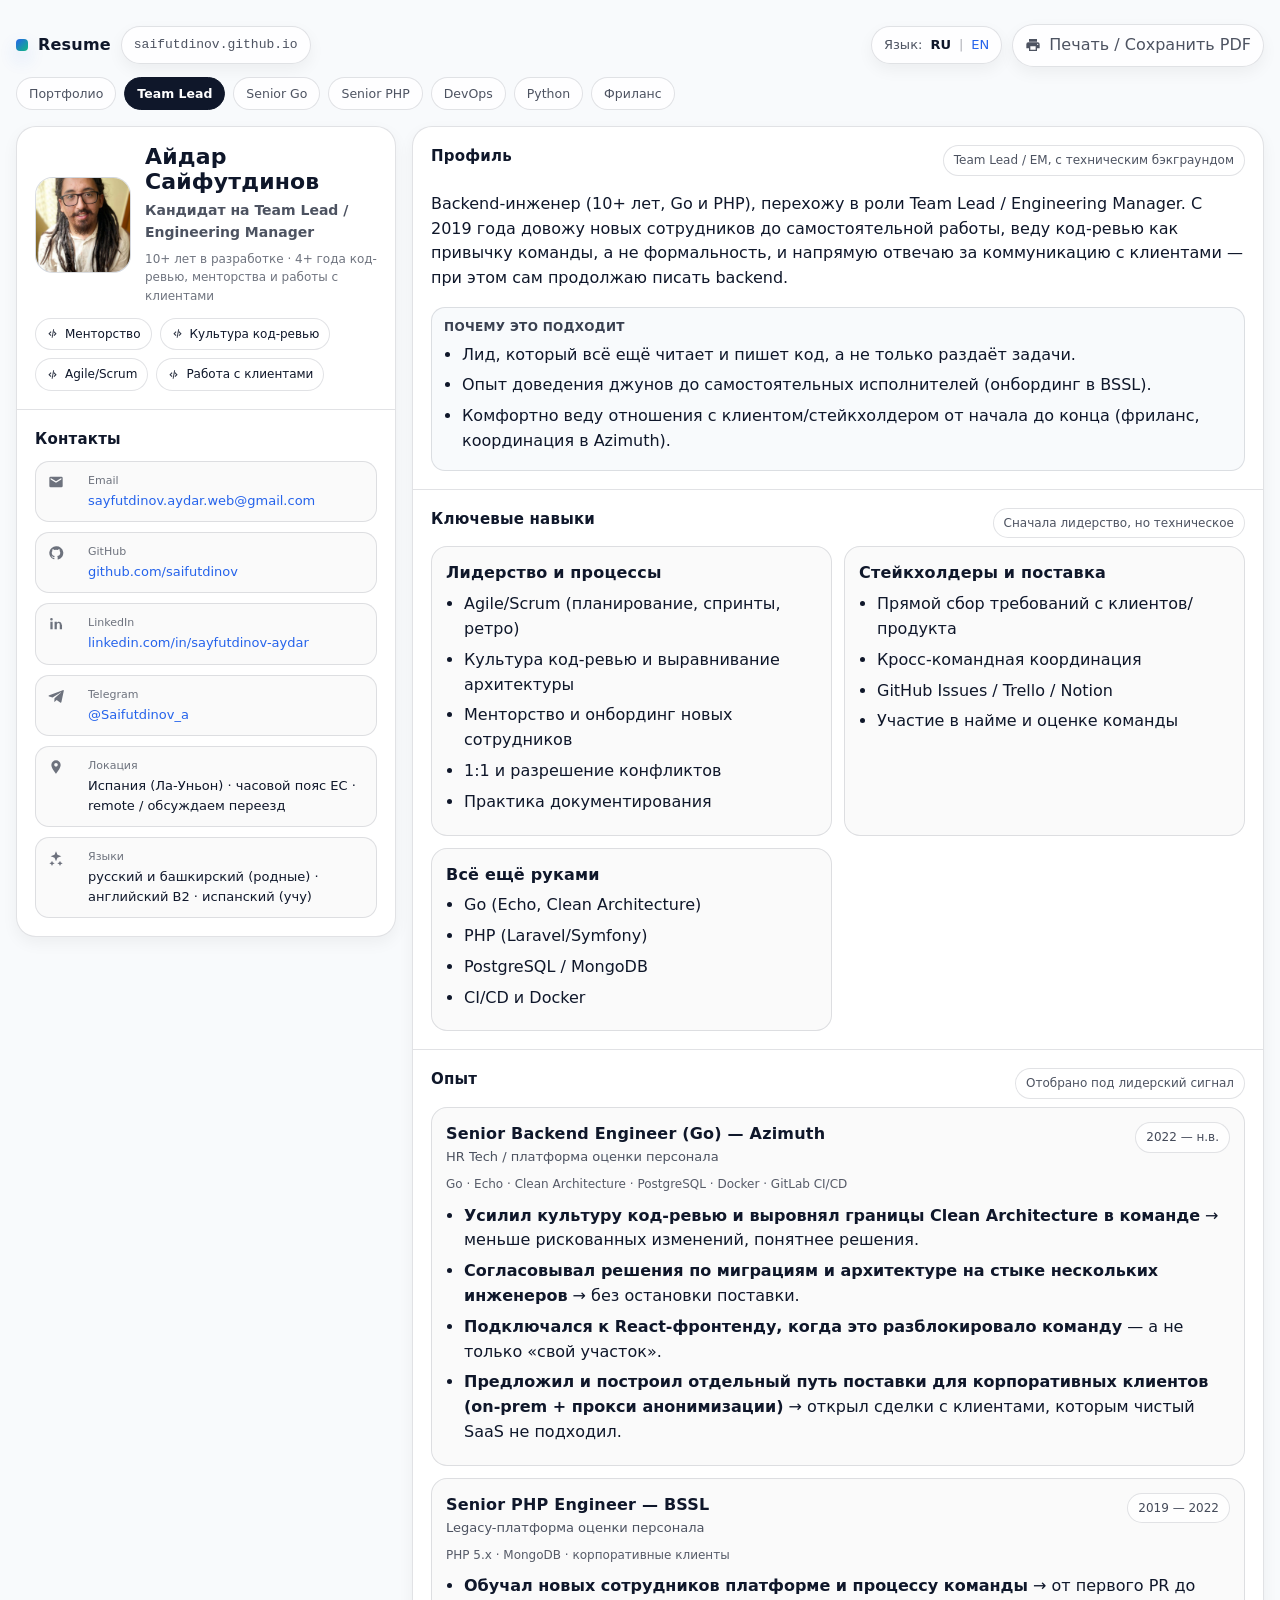
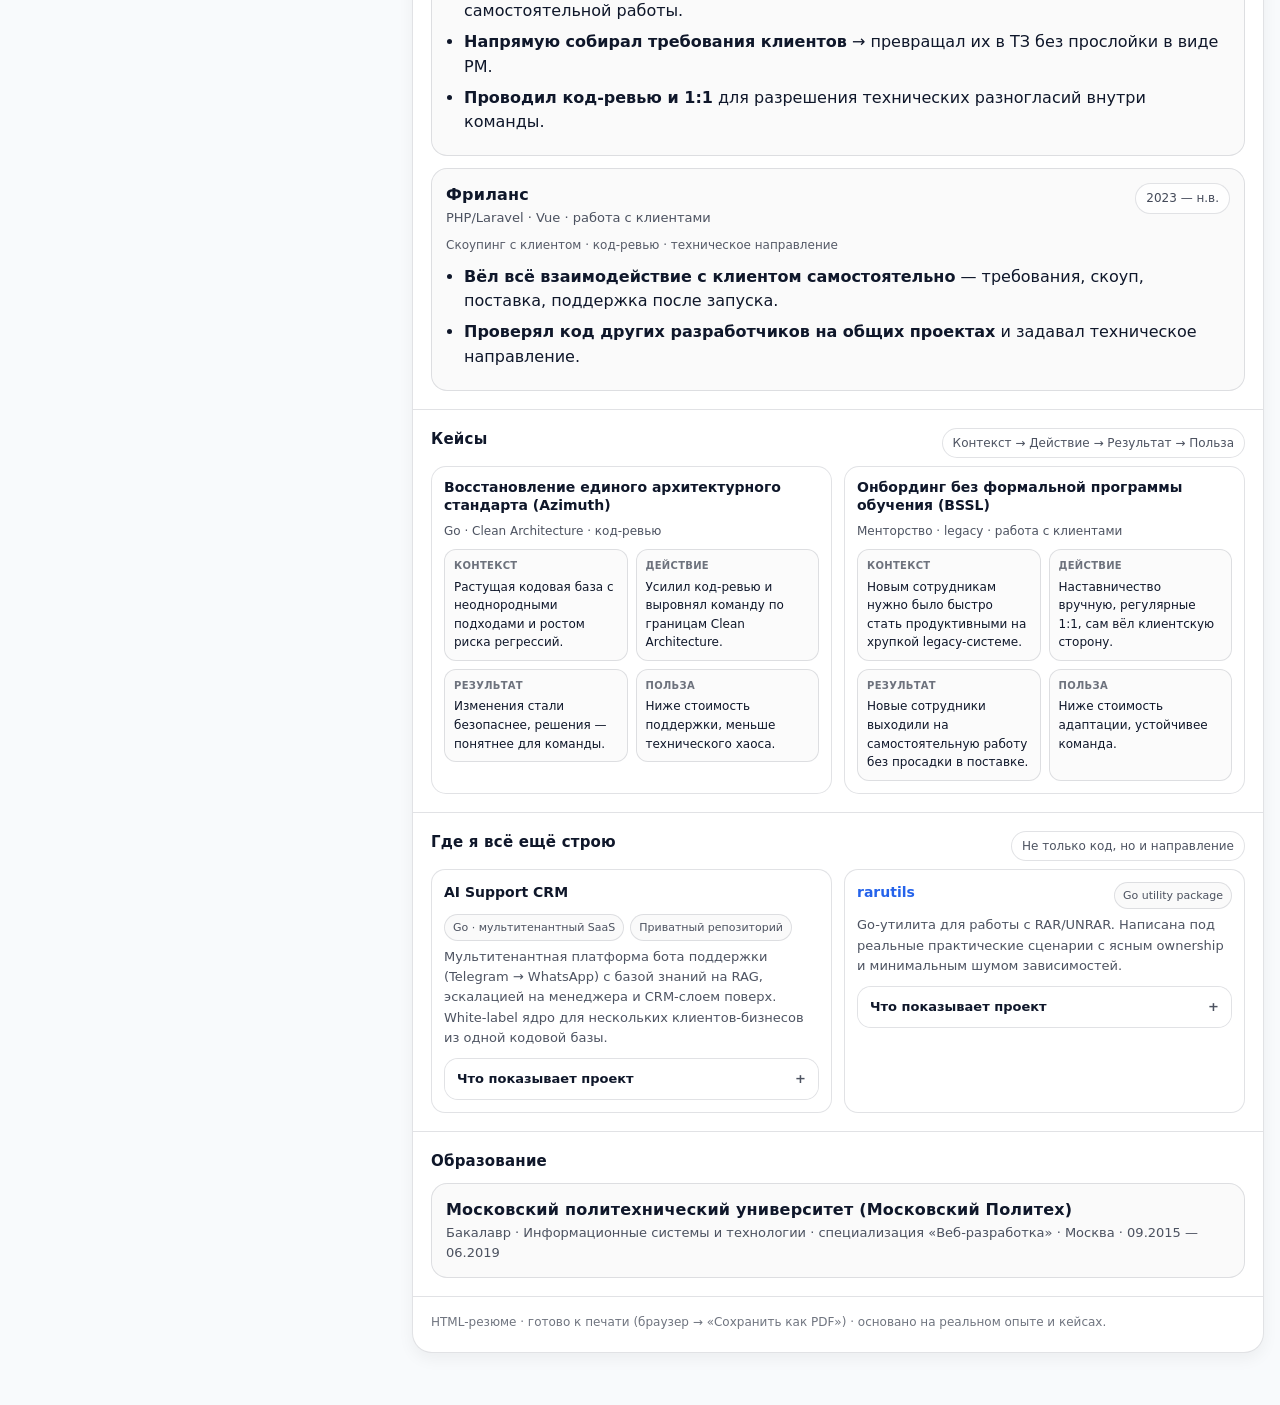
<file: ru/roles/team-lead/index.html>
<!doctype html>
<html lang="ru">
  <head>
    <meta charset="utf-8" />
    <meta name="viewport" content="width=device-width, initial-scale=1" />
    <title>Айдар Сайфутдинов — Team Lead / Engineering Manager (бэкграунд Go & PHP)</title>
    <meta name="description" content="Backend-инженер, переходящий в Team Lead / EM. 4+ года культуры код-ревью, менторства и работы с клиентами, поверх 10+ лет разработки backend-систем." />
    <link rel="canonical" href="https://saifutdinov.github.io/ru/roles/team-lead/" />
    <link rel="alternate" hreflang="en" href="https://saifutdinov.github.io/roles/team-lead/" />
    <link rel="alternate" hreflang="ru" href="https://saifutdinov.github.io/ru/roles/team-lead/" />

    <meta property="og:type" content="profile" />
    <meta property="og:site_name" content="Aidar Saifutdinov — Resume" />
    <meta property="og:title" content="Айдар Сайфутдинов — Team Lead / Engineering Manager" />
    <meta property="og:description" content="10+ лет в разработке, 4+ года — культура код-ревью, менторство и межкомандная поставка. Всё ещё пишу код на Go и PHP." />
    <meta property="og:url" content="https://saifutdinov.github.io/ru/roles/team-lead/" />
    <meta property="og:locale" content="ru_RU" />
    <meta property="og:locale:alternate" content="en_US" />
    <meta property="og:image" content="https://saifutdinov.github.io/assets/og/og-ru.jpg" />
    <meta property="og:image:width" content="1200" />
    <meta property="og:image:height" content="630" />
    <meta property="og:image:type" content="image/jpeg" />
    <meta property="og:image:alt" content="Айдар Сайфутдинов — Team Lead / Engineering Manager" />

    <meta name="twitter:card" content="summary_large_image" />
    <meta name="twitter:title" content="Айдар Сайфутдинов — Team Lead / Engineering Manager" />
    <meta name="twitter:description" content="10+ лет в разработке, 4+ года — культура код-ревью, менторство и межкомандная поставка. Всё ещё пишу код на Go и PHP." />
    <meta name="twitter:image" content="https://saifutdinov.github.io/assets/og/og-ru.jpg" />

    <meta name="theme-color" content="#ffffff" />
    <link rel="stylesheet" href="/assets/css/resume.css" />
    <script type="application/ld+json">{"@context": "https://schema.org", "@type": "Person", "name": "Айдар Сайфутдинов", "url": "https://saifutdinov.github.io/ru/roles/team-lead/", "image": "https://saifutdinov.github.io/assets/images/avatar.jpg", "jobTitle": "Team Lead / Engineering Manager", "description": "10+ лет в разработке, 4+ года — культура код-ревью, менторство и межкомандная поставка. Всё ещё пишу код на Go и PHP.", "email": "mailto:sayfutdinov.aydar.web@gmail.com", "address": {"@type": "PostalAddress", "addressCountry": "ES"}, "sameAs": ["https://github.com/saifutdinov", "https://www.linkedin.com/in/sayfutdinov-aydar/", "https://t.me/Saifutdinov_a"], "alumniOf": {"@type": "CollegeOrUniversity", "name": "Moscow Polytechnic University"}, "knowsLanguage": ["ru", "ba", "en", "es"]}</script>
    <script src="/assets/js/resume.js" defer></script>
  </head>
  <body>
    <!-- print / save-as-PDF: native browser function, no library -->
    <div class="wrap">
      <div class="topbar">
        <div class="brand">
          <div class="brand-mark" aria-hidden="true"></div>
          <div class="brand-title">Resume</div>
          <div class="pill"><span class="mono">saifutdinov.github.io</span></div>
        </div>
        <div class="actions">
          <div class="pill">Язык: <strong>RU</strong> <span class="sep">|</span> <a href="/roles/team-lead/">EN</a></div>
          <button class="pill" type="button" onclick="window.print()"><svg class="i"><use href="/assets/svg/icons.svg#ic-print"/></svg>Печать / Сохранить PDF</button>
        </div>
      </div>

      <nav class="rolenav" aria-label="Resume versions">
        <a class="rolelink" href="/ru/">Портфолио</a>
        <a class="rolelink" href="/ru/roles/team-lead/" aria-current="page">Team Lead</a>
        <a class="rolelink" href="/ru/roles/senior-go/">Senior Go</a>
        <a class="rolelink" href="/ru/roles/senior-php/">Senior PHP</a>
        <a class="rolelink" href="/ru/roles/devops/">DevOps</a>
        <a class="rolelink" href="/ru/roles/python/">Python</a>
        <a class="rolelink" href="/ru/roles/freelance/">Фриланс</a>
      </nav>

      <div class="layout">
        <aside class="panel">
          <div class="pad">
            <div class="hero">
              <div class="avatar">
                <img src="/assets/images/avatar.jpg" alt="Айдар Сайфутдинов" onerror="this.remove();this.parentElement.textContent='Avatar';" />
              </div>
              <div>
                <h1>Айдар Сайфутдинов</h1>
                <div class="subtitle">Кандидат на Team Lead / Engineering Manager</div>
                <div class="sub2">10+ лет в разработке · 4+ года код-ревью, менторства и работы с клиентами</div>
              </div>
            </div>
            <div class="chips">
              <span class="chip"><svg class="i"><use href="/assets/svg/icons.svg#ic-code"/></svg>Менторство</span>
              <span class="chip"><svg class="i"><use href="/assets/svg/icons.svg#ic-code"/></svg>Культура код-ревью</span>
              <span class="chip"><svg class="i"><use href="/assets/svg/icons.svg#ic-code"/></svg>Agile/Scrum</span>
              <span class="chip"><svg class="i"><use href="/assets/svg/icons.svg#ic-code"/></svg>Работа с клиентами</span>
            </div>
          </div>
          <div class="divider"></div>
          <div class="pad">
            <h2>Контакты</h2>
            <div class="kv-list">
              <div class="kv"><span class="icon"><svg class="i"><use href="/assets/svg/icons.svg#ic-mail"/></svg></span><div class="v"><span class="label">Email</span><a href="mailto:sayfutdinov.aydar.web@gmail.com">sayfutdinov.aydar.web@gmail.com</a></div></div>
              <div class="kv"><span class="icon"><svg class="i"><use href="/assets/svg/icons.svg#ic-gh"/></svg></span><div class="v"><span class="label">GitHub</span><a href="https://github.com/saifutdinov" target="_blank" rel="noopener">github.com/saifutdinov</a></div></div>
              <div class="kv"><span class="icon"><svg class="i"><use href="/assets/svg/icons.svg#ic-linkedin"/></svg></span><div class="v"><span class="label">LinkedIn</span><a href="https://linkedin.com/in/sayfutdinov-aydar/" target="_blank" rel="noopener">linkedin.com/in/sayfutdinov-aydar</a></div></div>
              <div class="kv"><span class="icon"><svg class="i"><use href="/assets/svg/icons.svg#ic-telegram"/></svg></span><div class="v"><span class="label">Telegram</span><a href="https://t.me/Saifutdinov_a" target="_blank" rel="noopener">@Saifutdinov_a</a></div></div>
              <div class="kv"><span class="icon"><svg class="i"><use href="/assets/svg/icons.svg#ic-pin"/></svg></span><div class="v"><span class="label">Локация</span>Испания (Ла-Уньон) · часовой пояс ЕС · remote / обсуждаем переезд</div></div>
              <div class="kv"><span class="icon"><svg class="i"><use href="/assets/svg/icons.svg#ic-ai"/></svg></span><div class="v"><span class="label">Языки</span>русский и башкирский (родные) · английский B2 · испанский (учу)</div></div>
            </div>
          </div>
        </aside>

        <main class="panel">
          <section class="section">
            <div class="headline">
              <h2>Профиль</h2>
              <div class="tagline">Team Lead / EM, с техническим бэкграундом</div>
            </div>
            <p>Backend-инженер (10+ лет, Go и PHP), перехожу в роли Team Lead / Engineering Manager. С 2019 года довожу новых сотрудников до самостоятельной работы, веду код-ревью как привычку команды, а не формальность, и напрямую отвечаю за коммуникацию с клиентами — при этом сам продолжаю писать backend.</p>
            <div class="outcomes">
              <b>Почему это подходит</b>
              <ul style="margin-top:0">
                <li>Лид, который всё ещё читает и пишет код, а не только раздаёт задачи.
                <li>Опыт доведения джунов до самостоятельных исполнителей (онбординг в BSSL).
                <li>Комфортно веду отношения с клиентом/стейкхолдером от начала до конца (фриланс, координация в Azimuth).</li>
              </ul>
            </div>
          </section>
          <section class="section">
            <div class="headline">
              <h2>Ключевые навыки</h2>
              <div class="tagline">Сначала лидерство, но техническое</div>
            </div>
            <div class="grid2">
              <div class="card"><div class="title" style="margin-bottom:6px">Лидерство и процессы</div><ul style="margin-top:0"><li>Agile/Scrum (планирование, спринты, ретро)</li><li>Культура код-ревью и выравнивание архитектуры</li><li>Менторство и онбординг новых сотрудников</li><li>1:1 и разрешение конфликтов</li><li>Практика документирования</li></ul></div>
              <div class="card"><div class="title" style="margin-bottom:6px">Стейкхолдеры и поставка</div><ul style="margin-top:0"><li>Прямой сбор требований с клиентов/продукта</li><li>Кросс-командная координация</li><li>GitHub Issues / Trello / Notion</li><li>Участие в найме и оценке команды</li></ul></div>
              <div class="card"><div class="title" style="margin-bottom:6px">Всё ещё руками</div><ul style="margin-top:0"><li>Go (Echo, Clean Architecture)</li><li>PHP (Laravel/Symfony)</li><li>PostgreSQL / MongoDB</li><li>CI/CD и Docker</li></ul></div>
            </div>
          </section>
          <section class="section">
            <div class="headline">
              <h2>Опыт</h2>
              <div class="tagline">Отобрано под лидерский сигнал</div>
            </div>
            <div class="timeline">
              <div class="card">
              <div class="head">
                <div>
                  <div class="title">Senior Backend Engineer (Go) — Azimuth</div>
                  <div class="meta">HR Tech / платформа оценки персонала</div>
                </div>
                <div class="when">2022 — н.в.</div>
              </div>
              <div class="stackline">Go · Echo · Clean Architecture · PostgreSQL · Docker · GitLab CI/CD</div>
              <ul><li><b>Усилил культуру код-ревью и выровнял границы Clean Architecture в команде</b> → меньше рискованных изменений, понятнее решения.</li><li><b>Согласовывал решения по миграциям и архитектуре на стыке нескольких инженеров</b> → без остановки поставки.</li><li><b>Подключался к React-фронтенду, когда это разблокировало команду</b> — а не только «свой участок».</li><li><b>Предложил и построил отдельный путь поставки для корпоративных клиентов (on-prem + прокси анонимизации)</b> → открыл сделки с клиентами, которым чистый SaaS не подходил.</li></ul>
            </div>
            <div class="card">
              <div class="head">
                <div>
                  <div class="title">Senior PHP Engineer — BSSL</div>
                  <div class="meta">Legacy-платформа оценки персонала</div>
                </div>
                <div class="when">2019 — 2022</div>
              </div>
              <div class="stackline">PHP 5.x · MongoDB · корпоративные клиенты</div>
              <ul><li><b>Обучал новых сотрудников платформе и процессу команды</b> → от первого PR до самостоятельной работы.</li><li><b>Напрямую собирал требования клиентов</b> → превращал их в ТЗ без прослойки в виде PM.</li><li><b>Проводил код-ревью и 1:1</b> для разрешения технических разногласий внутри команды.</li></ul>
            </div>
            <div class="card">
              <div class="head">
                <div>
                  <div class="title">Фриланс</div>
                  <div class="meta">PHP/Laravel · Vue · работа с клиентами</div>
                </div>
                <div class="when">2023 — н.в.</div>
              </div>
              <div class="stackline">Скоупинг с клиентом · код-ревью · техническое направление</div>
              <ul><li><b>Вёл всё взаимодействие с клиентом самостоятельно</b> — требования, скоуп, поставка, поддержка после запуска.</li><li><b>Проверял код других разработчиков на общих проектах</b> и задавал техническое направление.</li></ul>
            </div>
            </div>
          </section>
          <section class="section">
            <div class="headline">
              <h2>Кейсы</h2>
              <div class="tagline">Контекст → Действие → Результат → Польза</div>
            </div>
            <div class="grid2">
              <div class="case">
                <h3>Восстановление единого архитектурного стандарта (Azimuth)</h3>
                <div class="case-meta">Go · Clean Architecture · код-ревью</div>
                <div class="kv4">
                  <div class="mini"><b>КОНТЕКСТ</b>Растущая кодовая база с неоднородными подходами и ростом риска регрессий.</div>
                  <div class="mini"><b>ДЕЙСТВИЕ</b>Усилил код-ревью и выровнял команду по границам Clean Architecture.</div>
                  <div class="mini"><b>РЕЗУЛЬТАТ</b>Изменения стали безопаснее, решения — понятнее для команды.</div>
                  <div class="mini"><b>ПОЛЬЗА</b>Ниже стоимость поддержки, меньше технического хаоса.</div>
                </div>
              </div>
              <div class="case">
                <h3>Онбординг без формальной программы обучения (BSSL)</h3>
                <div class="case-meta">Менторство · legacy · работа с клиентами</div>
                <div class="kv4">
                  <div class="mini"><b>КОНТЕКСТ</b>Новым сотрудникам нужно было быстро стать продуктивными на хрупкой legacy-системе.</div>
                  <div class="mini"><b>ДЕЙСТВИЕ</b>Наставничество вручную, регулярные 1:1, сам вёл клиентскую сторону.</div>
                  <div class="mini"><b>РЕЗУЛЬТАТ</b>Новые сотрудники выходили на самостоятельную работу без просадки в поставке.</div>
                  <div class="mini"><b>ПОЛЬЗА</b>Ниже стоимость адаптации, устойчивее команда.</div>
                </div>
              </div>
            </div>
          </section>
          <section class="section">
            <div class="headline">
              <h2>Где я всё ещё строю</h2>
              <div class="tagline">Не только код, но и направление</div>
            </div>
            <div class="grid2">
              <div class="project">
                <div class="project-title">
                  <div class="name">AI Support CRM</div>
                  <div style="display:flex;gap:6px;flex-wrap:wrap"><div class="repo-badge">Go · мультитенантный SaaS</div><div class="repo-badge">Приватный репозиторий</div></div>
                </div>
                <div class="small">Мультитенантная платформа бота поддержки (Telegram → WhatsApp) с базой знаний на RAG, эскалацией на менеджера и CRM-слоем поверх. White-label ядро для нескольких клиентов-бизнесов из одной кодовой базы.</div>
                <details class="fold">
                  <summary>Что показывает проект</summary>
                  <div class="fold-body"><ul><li>Архитектура бэкенда на Go: мультитенантность через row-level security, RAG-пайплайн, фоновые задачи.</li><li>Провайдер-агностичный биллинг (Stripe + ЮKassa) с идемпотентной обработкой вебхуков.</li><li>Безопасность: CORS-allowlist, rate limiting, защита от SSRF на исходящих вебхуках.</li><li>Наблюдаемость через Prometheus/Grafana и документированная поэтапная эволюция архитектуры.</li></ul></div>
                </details>
              </div>
              <div class="project">
                <div class="project-title">
                  <div class="name"><a href="https://github.com/saifutdinov/rarutils" target="_blank" rel="noopener">rarutils</a></div>
                  <div style="display:flex;gap:6px;flex-wrap:wrap"><div class="repo-badge">Go utility package</div></div>
                </div>
                <div class="small">Go-утилита для работы с RAR/UNRAR. Написана под реальные практические сценарии с ясным ownership и минимальным шумом зависимостей.</div>
                <details class="fold">
                  <summary>Что показывает проект</summary>
                  <div class="fold-body"><ul><li>Умение писать свои Go-пакеты под реальные задачи.</li><li>Инструментальный подход и прагматичная инженерия утилит.</li></ul></div>
                </details>
              </div>
            </div>
          </section>
          <section class="section">
            <h2>Образование</h2>
            <div class="card">
              <div class="title">Московский политехнический университет (Московский Политех)</div>
              <div class="meta">Бакалавр · Информационные системы и технологии · специализация «Веб-разработка» · Москва · 09.2015 — 06.2019</div>
            </div>
          </section>
          <div class="footer">HTML-резюме · готово к печати (браузер → «Сохранить как PDF») · основано на реальном опыте и кейсах.</div>
        </main>
      </div>
    </div>
  </body>
</html>
</file>
<file: assets/css/resume.css>
:root {
  --bg: #ffffff;
  --text: #0f172a;
  --muted: rgba(15, 23, 42, 0.74);
  --muted2: rgba(15, 23, 42, 0.6);
  --border: rgba(15, 23, 42, 0.12);
  --border-strong: rgba(15, 23, 42, 0.18);
  --accent: #2563eb;
  --accent2: #10b981;
  --accent3: #7c3aed;
  --soft: #f8fafc;
  --soft2: #f1f5f9;
  --shadow: 0 10px 28px rgba(2, 6, 23, 0.08);
  --shadow-sm: 0 6px 16px rgba(2, 6, 23, 0.05);
  --radius: 16px;
  --radius-lg: 20px;
  --mono:
    ui-monospace, SFMono-Regular, Menlo, Monaco, Consolas, "Liberation Mono",
    "Courier New", monospace;
  --sans:
    Inter, ui-sans-serif, system-ui, -apple-system, Segoe UI, Roboto, Ubuntu,
    Cantarell, "Noto Sans", Arial;
}

* {
  box-sizing: border-box;
}
html,
body {
  height: fit-content;
}
body {
  margin: 0;
  font-family: var(--sans);
  color: var(--text);
  line-height: 1.55;
  background: var(--soft);
  -webkit-print-color-adjust: exact;
  print-color-adjust: exact;
}

a {
  color: var(--accent);
  text-decoration: none;
}
a:hover {
  text-decoration: underline;
}

.wrap {
  max-width: 1280px;
  margin: 0 auto;
  padding: 24px 16px 52px;
}

.topbar {
  display: flex;
  align-items: center;
  justify-content: space-between;
  gap: 12px;
  flex-wrap: wrap;
  margin-bottom: 10px;
}
.brand {
  display: flex;
  align-items: center;
  gap: 10px;
  flex-wrap: wrap;
}
.brand-mark {
  width: 12px;
  height: 12px;
  border-radius: 4px;
  background: linear-gradient(135deg, var(--accent), var(--accent2));
  box-shadow: 0 8px 18px rgba(37, 99, 235, 0.18);
  flex: 0 0 auto;
}
.brand-title {
  font-weight: 850;
  letter-spacing: 0.2px;
}
.mono {
  font-family: var(--mono);
}
.actions {
  display: flex;
  gap: 10px;
  align-items: center;
  flex-wrap: wrap;
}
.pill {
  display: inline-flex;
  align-items: center;
  gap: 8px;
  padding: 8px 12px;
  border-radius: 999px;
  border: 1px solid var(--border);
  background: rgba(255, 255, 255, 0.82);
  box-shadow: var(--shadow-sm);
  color: var(--muted);
  font-size: 13px;
}
.pill strong {
  color: var(--text);
}
button.pill {
  font: inherit;
  cursor: pointer;
}
button.pill:hover {
  border-color: var(--border-strong);
}
.sep {
  opacity: 0.45;
}

/* Role switcher nav */
.rolenav {
  display: flex;
  flex-wrap: wrap;
  gap: 8px;
  margin-bottom: 16px;
}
.rolelink {
  border: 1px solid var(--border);
  background: rgba(255, 255, 255, 0.82);
  border-radius: 999px;
  padding: 6px 12px;
  font-size: 12.5px;
  color: var(--muted);
}
.rolelink:hover {
  text-decoration: none;
  border-color: var(--border-strong);
  color: var(--text);
}
.rolelink[aria-current="page"] {
  background: var(--text);
  border-color: var(--text);
  color: #fff;
  font-weight: 700;
}

.layout {
  display: grid;
  grid-template-columns: 380px 1fr;
  gap: 16px;
  align-items: start;
}
@media (max-width: 1080px) {
  .layout {
    grid-template-columns: 1fr;
  }
}

.panel {
  border: 1px solid var(--border);
  border-radius: var(--radius-lg);
  background: #ffffff;
  box-shadow: var(--shadow-sm);
  overflow: hidden;
  position: relative;
}

.pad {
  padding: 18px;
}
.divider {
  border-top: 1px solid var(--border);
}

.hero {
  display: flex;
  gap: 14px;
  align-items: center;
}
.avatar {
  width: 96px;
  height: 96px;
  border-radius: 18px;
  border: 1px solid var(--border);
  overflow: hidden;
  background: linear-gradient(180deg, #f8fafc, #eef2f7);
  display: flex;
  align-items: center;
  justify-content: center;
  flex: 0 0 auto;
  color: var(--muted2);
  font-size: 12px;
  text-align: center;
}
.avatar img {
  width: 100%;
  height: 100%;
  object-fit: cover;
  display: block;
}

h1 {
  margin: 0;
  font-size: 22px;
  line-height: 1.12;
  letter-spacing: 0.15px;
}
.subtitle {
  margin-top: 6px;
  color: var(--muted);
  font-size: 14px;
  font-weight: 700;
}
.sub2 {
  margin-top: 6px;
  color: var(--muted2);
  font-size: 12px;
}

.chips {
  display: flex;
  flex-wrap: wrap;
  gap: 8px;
  margin-top: 12px;
}
.chip {
  display: inline-flex;
  align-items: center;
  gap: 6px;
  border: 1px solid var(--border);
  background: rgba(255, 255, 255, 0.86);
  border-radius: 999px;
  padding: 6px 10px;
  font-size: 12px;
  white-space: nowrap;
}
.chip svg {
  width: 13px;
  height: 13px;
  opacity: 0.85;
  flex: 0 0 auto;
}

.note {
  margin-top: 12px;
  border: 1px solid var(--border);
  background: var(--soft);
  color: rgba(15, 23, 42, 0.92);
  border-radius: 14px;
  padding: 12px 13px;
  font-size: 13px;
}

h2 {
  margin: 0 0 10px;
  font-size: 15px;
  letter-spacing: 0.2px;
}
.small {
  font-size: 13px;
  color: var(--muted);
}
.muted {
  color: var(--muted);
}
.muted2 {
  color: var(--muted2);
}

.kv-list {
  display: flex;
  flex-direction: column;
  gap: 10px;
}
.kv {
  display: grid;
  grid-template-columns: 30px 1fr;
  gap: 10px;
  align-items: start;
  border: 1px solid var(--border);
  border-radius: 14px;
  background: rgba(2, 6, 23, 0.018);
  padding: 10px 12px;
  font-size: 13px;
}
.kv .icon {
  width: 18px;
  height: 18px;
  color: var(--muted2);
  margin-top: 1px;
}
.kv .v {
  overflow-wrap: anywhere;
}
.kv .label {
  display: block;
  color: var(--muted2);
  font-size: 11px;
  margin-bottom: 2px;
}

.section {
  padding: 18px;
}
.section + .section {
  border-top: 1px solid var(--border);
}

.headline {
  display: flex;
  align-items: flex-start;
  justify-content: space-between;
  gap: 8px 12px;
  flex-wrap: wrap;
  margin-bottom: 8px;
}
.headline h2 {
  margin: 0;
}
.tagline {
  border: 1px solid var(--border);
  background: rgba(255, 255, 255, 0.8);
  border-radius: 999px;
  padding: 5px 10px;
  font-size: 12px;
  color: var(--muted);
  white-space: nowrap;
}
@media (max-width: 700px) {
  .tagline {
    white-space: normal;
    border-radius: 14px;
  }
}

.outcomes {
  margin-top: 10px;
  border: 1px solid var(--border);
  background: var(--soft);
  border-radius: 14px;
  padding: 10px 12px;
}
.outcomes b {
  display: block;
  margin-bottom: 6px;
  font-size: 12px;
  text-transform: uppercase;
  letter-spacing: 0.35px;
  color: rgba(15, 23, 42, 0.82);
}

.timeline {
  display: flex;
  flex-direction: column;
  gap: 12px;
}

.card {
  border: 1px solid var(--border);
  background: rgba(2, 6, 23, 0.018);
  border-radius: 16px;
  padding: 14px;
}

.head {
  display: flex;
  justify-content: space-between;
  align-items: flex-start;
  gap: 10px 12px;
  flex-wrap: wrap;
  margin-bottom: 8px;
}
.title {
  font-weight: 820;
  letter-spacing: 0.2px;
}
.meta {
  color: var(--muted);
  font-size: 13px;
}
.when {
  font-size: 12px;
  border: 1px solid var(--border);
  border-radius: 999px;
  background: rgba(255, 255, 255, 0.82);
  padding: 5px 10px;
  color: rgba(15, 23, 42, 0.78);
  white-space: nowrap;
}
.stackline {
  margin-top: 6px;
  color: rgba(15, 23, 42, 0.7);
  font-size: 12px;
}

ul {
  margin: 10px 0 0 18px;
  padding: 0;
}
li {
  margin: 6px 0;
}

.grid2 {
  display: grid;
  grid-template-columns: 1fr 1fr;
  gap: 12px;
}
.grid3 {
  display: grid;
  grid-template-columns: 1fr 1fr 1fr;
  gap: 12px;
}
@media (max-width: 980px) {
  .grid2,
  .grid3 {
    grid-template-columns: 1fr;
  }
}

.skill-card {
  border: 1px solid var(--border);
  background: rgba(255, 255, 255, 0.82);
  border-radius: 14px;
  padding: 12px;
  display: flex;
  justify-content: space-between;
  align-items: flex-start;
  gap: 10px;
}
.lvl {
  font-size: 11px;
  border: 1px solid var(--border);
  border-radius: 999px;
  padding: 4px 9px;
  color: var(--muted);
  white-space: nowrap;
  background: rgba(2, 6, 23, 0.02);
}

.case {
  border: 1px solid var(--border);
  background: rgba(255, 255, 255, 0.72);
  border-radius: 15px;
  padding: 12px;
}
.case h3 {
  margin: 0 0 8px;
  font-size: 14px;
  line-height: 1.25;
}
.case .case-meta {
  font-size: 12px;
  color: var(--muted);
  margin-bottom: 8px;
}
.kv4 {
  display: grid;
  grid-template-columns: 1fr 1fr;
  gap: 8px;
  margin-top: 8px;
}
@media (max-width: 700px) {
  .kv4 {
    grid-template-columns: 1fr;
  }
}
.mini {
  border: 1px solid var(--border);
  background: rgba(2, 6, 23, 0.015);
  border-radius: 12px;
  padding: 8px 9px;
  font-size: 12px;
}
.mini b {
  display: block;
  margin-bottom: 4px;
  text-transform: uppercase;
  letter-spacing: 0.3px;
  font-size: 10px;
  color: var(--muted2);
}

/* Collapsible blocks */
.fold {
  border: 1px solid var(--border);
  background: rgba(255, 255, 255, 0.72);
  border-radius: 14px;
  overflow: hidden;
  margin-top: 10px;
}
.fold > summary {
  list-style: none;
  cursor: pointer;
  padding: 10px 12px;
  display: flex;
  align-items: center;
  justify-content: space-between;
  gap: 12px;
  font-size: 13px;
  font-weight: 700;
  color: var(--text);
  background: rgba(255, 255, 255, 0.78);
}
.fold > summary::-webkit-details-marker {
  display: none;
}
.fold > summary::after {
  content: "+";
  font-weight: 800;
  color: var(--muted);
  flex: 0 0 auto;
}
.fold[open] > summary {
  border-bottom: 1px solid var(--border);
  background: rgba(2, 6, 23, 0.012);
}
.fold[open] > summary::after {
  content: "–";
}
.fold-body {
  padding: 10px 12px;
}
.fold-grid {
  display: grid;
  grid-template-columns: 1fr 1fr;
  gap: 10px;
}
@media (max-width: 800px) {
  .fold-grid {
    grid-template-columns: 1fr;
  }
}

.project {
  border: 1px solid var(--border);
  background: rgba(255, 255, 255, 0.8);
  border-radius: 14px;
  padding: 12px;
}
.project-title {
  display: flex;
  align-items: flex-start;
  justify-content: space-between;
  gap: 10px;
  flex-wrap: wrap;
  margin-bottom: 6px;
}
.project-title .name {
  font-weight: 800;
  font-size: 14px;
}
.repo-badge {
  border: 1px solid var(--border);
  border-radius: 999px;
  padding: 4px 8px;
  font-size: 11px;
  color: var(--muted);
  background: rgba(2, 6, 23, 0.02);
  white-space: nowrap;
}

/* Explore-other-resumes cards (portfolio page) */
.role-card {
  display: block;
  border: 1px solid var(--border);
  background: rgba(255, 255, 255, 0.82);
  border-radius: 14px;
  padding: 12px 14px;
}
.role-card:hover {
  border-color: var(--border-strong);
  text-decoration: none;
}
.role-card .name {
  font-weight: 800;
  font-size: 14px;
  color: var(--text);
}
.role-card .desc {
  margin-top: 4px;
  font-size: 12.5px;
  color: var(--muted);
}

.footer {
  padding: 16px 18px 20px;
  color: var(--muted2);
  font-size: 12px;
  border-top: 1px solid var(--border);
}

.i {
  width: 16px;
  height: 16px;
  display: inline-block;
  vertical-align: -3px;
  color: currentColor;
}

@media print {
  body {
    background: #fff;
  }
  .wrap {
    max-width: none;
    padding: 0;
  }
  .panel {
    box-shadow: none;
    background: #fff;
  }
  .pill {
    box-shadow: none;
    background: #fff;
  }
  a {
    color: #0f172a;
    text-decoration: none;
  }
  .topbar {
    margin-bottom: 8px;
  }
  .rolenav,
  .actions {
    display: none;
  }
  .section {
    padding: 14px;
  }
  .card,
  .case,
  .project {
    break-inside: avoid;
  }
  details.fold {
    break-inside: avoid;
  }
  details.fold[open] > summary::after {
    content: "";
  }
}
</file>
